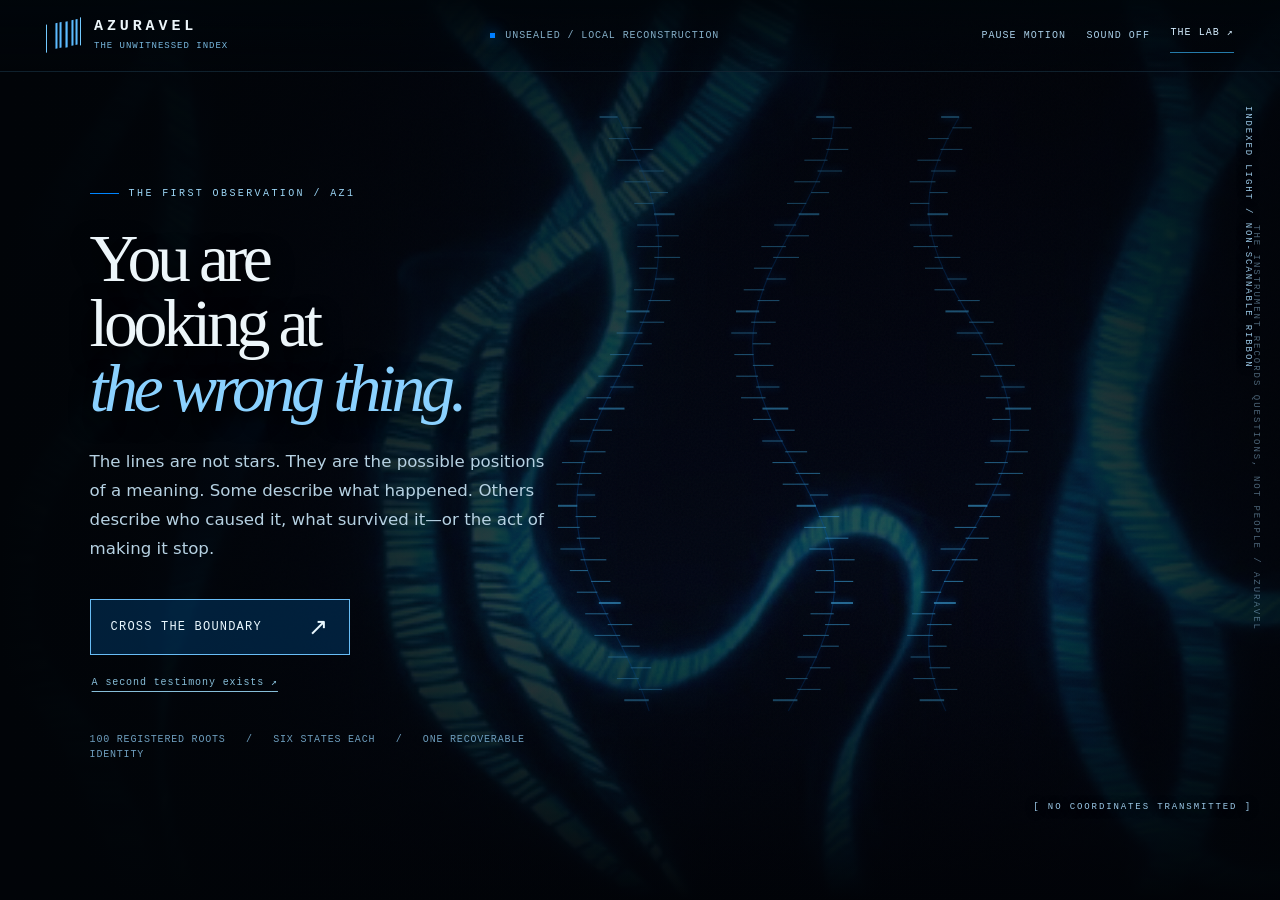
<file: index.html>
<!doctype html>
<html lang="en">
<head>
<meta charset="utf-8">
<meta name="viewport" content="width=device-width,initial-scale=1,viewport-fit=cover">
<meta name="theme-color" content="#020509">
<meta name="description" content="AZURAVEL: a forbidden observatory of reversible meaning. Explore a hundred lexical roots, six states, and the difference between absence and counteraction.">
<title>AZURAVEL — The Unwitnessed Index</title>
<style>:root{color-scheme:dark;--black:#020509;--blue:#007fff;--cyan:#8bdbff;--white:#edf6fa;--faint:#93b2c6;--line:rgba(130,193,229,.24);--panel:rgba(2,9,17,.89);--mono:ui-monospace,SFMono-Regular,Consolas,'Liberation Mono',monospace;--display:Georgia,'Times New Roman',serif;--ease:cubic-bezier(.19,1,.22,1)}
*{box-sizing:border-box}html,body{margin:0;min-height:100%;background:var(--black);color:var(--white)}body{font:16px/1.45 system-ui,-apple-system,'Segoe UI',sans-serif}button,a{font:inherit}button{cursor:pointer}a{color:inherit}button:focus-visible,a:focus-visible{outline:2px solid #b6eeff;outline-offset:4px}::selection{background:#007fff;color:white}button:disabled{opacity:.42;cursor:not-allowed}
.observatory{position:relative;width:100%;height:100svh;min-height:520px;overflow:hidden;isolation:isolate;background:#020509}
.sky,.sky-poster,.sky-video,#strata-canvas,.sky-grain,.sky-vignette{position:absolute;inset:0;width:100%;height:100%}.sky{z-index:-1;overflow:hidden}.sky-poster,.sky-video{object-fit:cover;object-position:68% 50%;filter:saturate(1.12) contrast(1.16);opacity:.5;transition:opacity 1.2s ease,transform 1.4s var(--ease)}.sky-poster{opacity:.42;z-index:-1}.sky-video{opacity:.43;mix-blend-mode:screen}.observatory[data-phase=threshold] .sky-video{opacity:.7;transform:scale(1.02)}.observatory[data-phase=forms] .sky-video,.observatory[data-phase=differential] .sky-video{opacity:.19;transform:scale(1.4)}.observatory[data-phase=records] .sky-video{opacity:.26;transform:scale(1.22)}.sky canvas{z-index:1;pointer-events:none}.sky-grain{z-index:2;pointer-events:none;opacity:.05;background-image:url('data:image/svg+xml,%3Csvg xmlns="http://www.w3.org/2000/svg" width="140" height="140"%3E%3Cfilter id="n"%3E%3CfeTurbulence type="fractalNoise" baseFrequency=".52" numOctaves="2" stitchTiles="stitch"/%3E%3C/filter%3E%3Crect width="100%25" height="100%25" filter="url(%23n)" opacity=".9"/%3E%3C/svg%3E')}.sky-vignette{z-index:3;pointer-events:none;background:linear-gradient(90deg,#010408 0%,rgba(1,4,8,.89) 17%,rgba(1,5,9,.28) 47%,rgba(1,4,8,.26) 77%,rgba(1,4,8,.76) 100%),linear-gradient(0deg,#010308 0%,transparent 35%,rgba(0,2,6,.57) 100%)}.observatory:not([data-phase=threshold]) .sky-vignette{background:linear-gradient(90deg,rgba(1,4,8,.7),transparent 37%,rgba(1,4,8,.24) 83%,rgba(1,4,8,.5)),linear-gradient(0deg,rgba(1,4,8,.95),transparent 31%,rgba(1,4,8,.18) 73%,rgba(1,4,8,.67))}
.horizon-label{position:absolute;z-index:4;color:#9ac8e7;font:9px/1.4 var(--mono);letter-spacing:.21em;text-shadow:0 1px 8px #000;pointer-events:none}.horizon-top{right:26px;top:106px;writing-mode:vertical-rl}.horizon-bottom{right:28px;bottom:86px}
.masthead{position:absolute;inset:0 0 auto 0;z-index:30;min-height:72px;padding:17px clamp(20px,3.6vw,64px);display:flex;align-items:center;justify-content:space-between;gap:20px;border-bottom:1px solid rgba(90,166,217,.17);background:linear-gradient(180deg,rgba(0,5,10,.88),rgba(0,5,10,.21))}.sigil{display:flex;align-items:center;gap:13px;text-decoration:none;flex-shrink:0}.sigil-mark{border-left:1px solid #73caff;border-right:1px solid #73caff;padding:1px 5px;font:26px/1 var(--mono);letter-spacing:-.24em;color:#5cbbff;transform:skewY(-12deg)}.sigil-name{font:700 15px/1.1 var(--mono);letter-spacing:.26em}.sigil-name small{display:block;margin-top:6px;color:#78b8df;font:9px/1.2 var(--mono);letter-spacing:.11em}.masthead-status{font:10px/1.3 var(--mono);letter-spacing:.09em;color:#83adc6;display:flex;gap:10px;align-items:center}.status-light{width:5px;height:5px;background:#007fff;box-shadow:0 0 15px #007fff;display:block;flex-shrink:0}.masthead-actions{display:flex;align-items:center;gap:clamp(8px,1.6vw,25px)}.action-minimal{background:none;border:0;padding:7px 0;color:#a7cde6;text-decoration:none;white-space:nowrap;text-transform:uppercase;letter-spacing:.105em;font:10px/1.5 var(--mono);transition:color .2s}.action-minimal:hover,.action-minimal[aria-pressed=true]{color:#fff}.compact-label{display:none}.action-minimal{min-height:35px}.laboratory-link{border-bottom:1px solid #257baa;color:#d5eeff}
.threshold{position:absolute;inset:0;z-index:4;display:flex;align-items:center;padding:100px clamp(22px,7vw,115px) 52px;pointer-events:none}.threshold[hidden],.field[hidden],.differential[hidden]{display:none!important}.threshold-copy{pointer-events:auto;width:min(545px,38vw);max-width:38vw;min-width:330px}.overline{display:flex;align-items:center;gap:10px;color:#9cd6f6;font:10px/1.5 var(--mono);letter-spacing:.24em;margin:0 0 25px}.dash{width:29px;height:1px;background:#0085ff;display:inline-block}.threshold h1{font-family:var(--display);font-size:clamp(53px,5.3vw,96px);line-height:.96;font-weight:400;letter-spacing:-.065em;margin:0 0 26px;text-wrap:balance;text-shadow:0 8px 22px #000}.threshold h1 em{font-style:italic;font-weight:400;color:#8ad1ff}.threshold-deck{font-size:clamp(14px,1.3vw,18px);line-height:1.75;color:#b6d1e2;max-width:460px;margin:0 0 36px}.threshold-enter{display:inline-flex;align-items:center;justify-content:space-between;gap:46px;min-width:246px;padding:15px 20px;border:1px solid #69bdf6;color:#eaf8ff;background:rgba(0,66,118,.45);font:12px var(--mono);letter-spacing:.1em;text-transform:uppercase;transition:background .3s,transform .3s}.threshold-enter:hover{background:rgba(0,127,255,.7);transform:translateY(-2px)}.threshold-enter b{font:24px/1 var(--display);font-weight:400}.threshold-footnote{font:10px/1.5 var(--mono);letter-spacing:.08em;color:#6d9dbd;margin-top:34px}.threshold-vertical{position:absolute;right:19px;top:25%;font:9px var(--mono);letter-spacing:.22em;writing-mode:vertical-rl;color:#8eb9d8;opacity:.52}
.field{position:absolute;inset:0;z-index:5}.field[hidden]{display:none}.scene-context{position:absolute;z-index:9;top:97px;left:clamp(19px,3.7vw,65px);display:flex;gap:15px;flex-wrap:wrap;font:10px var(--mono);letter-spacing:.14em;color:#9bbad1}.scene-context b{font-weight:400;color:#3e89b5}.field-object{position:absolute;z-index:10;left:48%;top:43%;width:min(48vw,780px);transform:translate(-50%,-50%);pointer-events:none;text-align:center;transition:top .6s var(--ease)}.large-word{font:400 clamp(57px,7.2vw,130px)/.9 var(--display);letter-spacing:-.065em;color:#d8f0ff;text-shadow:0 0 32px rgba(0,127,255,.3),0 10px 29px #000;word-break:break-word}.large-syllables{display:flex;align-items:center;justify-content:center;gap:clamp(7px,1.1vw,15px);margin-top:21px}.large-syllables span{font:17px/1 var(--mono);letter-spacing:.12em;color:#b7d6ef;min-width:58px;padding:10px 12px;border-top:1px solid rgba(88,187,255,.52);border-bottom:1px solid rgba(88,187,255,.15);background:rgba(0,22,44,.4)}.large-subtitle{margin-top:15px;font:10px/1.6 var(--mono);letter-spacing:.24em;color:#94c8ed}.observatory[data-phase=sectors] .field-object,.observatory[data-phase=roots] .field-object{top:44%}.observatory[data-phase=differential] .field-object,.observatory[data-phase=records] .field-object{opacity:0}
.field-nodes{position:absolute;inset:76px 0 0;z-index:12;pointer-events:none}.glyph-node{position:absolute;left:calc(var(--x)*1%);top:calc(var(--y)*1%);transform:translate(-50%,-50%);pointer-events:auto;display:flex;flex-direction:column;align-items:center;gap:6px;min-width:74px;max-width:160px;border:0;background:transparent;color:#b9d7ec;padding:8px 6px;text-shadow:0 2px 14px #000;transition:color .24s,opacity .24s,transform .4s var(--ease)}.glyph-node:hover{color:white;transform:translate(-50%,-50%) scale(1.08)}.glyph-node:before{content:'';width:7px;height:7px;border:1px solid #62bfff;transform:rotate(45deg);background:rgba(0,127,255,.22);box-shadow:0 0 0 6px rgba(0,127,255,.045),0 0 18px rgba(0,127,255,.46);transition:background .2s}.glyph-node:hover:before,.glyph-node[aria-current=true]:before{background:#84d7ff;box-shadow:0 0 0 7px rgba(0,127,255,.13),0 0 25px #007fff}.glyph-node .node-title{font:11px/1.1 var(--mono);letter-spacing:.09em;text-transform:uppercase}.glyph-node .node-sub{font:9px/1.4 var(--mono);letter-spacing:.06em;color:#769fba}.glyph-node[aria-current=true] .node-title{color:#ecf9ff}.glyph-node[data-kind=form]{min-width:95px}.glyph-node[data-kind=form] .node-title{font:12px var(--mono)}.glyph-node[data-kind=form][aria-current=true] .node-sub{color:#bfeaff}.glyph-node[data-kind=root] .node-title{font-family:var(--display);font-size:18px;letter-spacing:-.01em;text-transform:none}.glyph-node[data-kind=root] .node-sub{font-size:10px}.glyph-node .node-count{font:8px var(--mono);letter-spacing:.16em;color:#4b92b9}
.strata-rail{position:absolute;top:37%;left:clamp(18px,3.7vw,65px);z-index:16;display:flex;flex-direction:column;gap:10px;align-items:flex-start}.strata-rail button{background:none;border:none;border-left:1px solid rgba(99,171,224,.33);color:#6f9dbd;padding:7px 10px;display:flex;gap:10px;align-items:center;text-align:left;font:10px/1.2 var(--mono);letter-spacing:.16em;transition:color .2s,border-color .2s}.strata-rail button span{font-size:9px}.strata-rail button:hover,.strata-rail button[aria-current=true]{color:#d7f3ff;border-color:#55b5fa}.strata-rail button[aria-current=true]:before{content:'';width:5px;height:5px;background:#55b5fa;margin-left:-12px}
.reader{position:absolute;left:clamp(18px,3.7vw,64px);bottom:68px;z-index:18;width:clamp(292px,31vw,465px);max-height:min(37vh,360px);display:flex;flex-direction:column;overflow:hidden;padding:19px 22px 21px;border-top:1px solid #4088af;border-left:1px solid rgba(79,139,171,.25);background:linear-gradient(132deg,rgba(2,12,22,.93),rgba(2,9,17,.73));box-shadow:0 24px 45px rgba(0,0,0,.24);backdrop-filter:blur(12px)}.reader:before{content:'';position:absolute;top:0;left:0;width:42px;height:2px;background:#007fff}.reader-top{display:flex;justify-content:space-between;gap:10px;font:9px/1.5 var(--mono);letter-spacing:.14em;color:#7aa9c8;flex-shrink:0}.reader-top span:last-child{color:#4b8eb9}.reader h2{font:400 clamp(28px,3vw,48px)/1.04 var(--display);letter-spacing:-.04em;margin:9px 0 9px;flex-shrink:0}.reader-transcript{overflow-y:auto;overscroll-behavior:contain;min-height:0;flex:1;scrollbar-color:#2c6f96 transparent;scrollbar-width:thin}.reader-transcript:focus-visible{outline:1px solid #5ab4f4;outline-offset:2px}.reader-lead{color:#deebf4;font:14px/1.52 var(--display);margin:0 0 8px;overflow:visible;min-height:0}.reader-sub{font:11px/1.48 system-ui,sans-serif;color:#a0bbcf;margin:0 0 7px;overflow:visible;min-height:0}.reader-source{font:10px/1.5 var(--mono);color:#75a6c4;margin:0 0 9px;overflow:hidden;white-space:nowrap;text-overflow:ellipsis;flex-shrink:0}.reader-actions{display:flex;flex-wrap:wrap;gap:8px;align-items:center;margin-top:auto;padding-top:5px;flex-shrink:0;max-height:75px;overflow:auto}.reader-actions button,.reader-actions a{display:inline-flex;align-items:center;gap:7px;min-height:36px;padding:7px 10px;border:1px solid rgba(99,169,212,.43);color:#c9e8fa;background:rgba(10,39,60,.56);text-decoration:none;text-transform:uppercase;letter-spacing:.06em;font:10px/1.35 var(--mono)}.reader-actions button:hover,.reader-actions a:hover{border-color:#67c7ff;color:white;background:rgba(0,78,149,.5)}.reader-actions .primary-action{color:white;border-color:#66c3ff;background:rgba(0,104,190,.61)}.reader-actions .mute-action{border-color:rgba(99,169,212,.24);background:transparent;color:#82a9c3}
.field-footer{position:absolute;left:clamp(19px,3.7vw,65px);right:clamp(19px,3.7vw,65px);bottom:18px;display:flex;align-items:center;justify-content:space-between;gap:20px;z-index:16;color:#6089a4;font:9px/1.5 var(--mono);letter-spacing:.12em}.field-footer span{white-space:nowrap}.field-footer-note{opacity:.7}
.differential{position:absolute;z-index:13;left:clamp(190px,17vw,300px);top:27%;right:6%;display:grid;grid-template-columns:1fr auto 1fr;align-items:center;gap:clamp(16px,3vw,52px);pointer-events:none}.diff-lane{display:flex;flex-direction:column;align-items:center;gap:14px;min-width:0;border-top:1px solid rgba(87,179,231,.32);padding:40px 10px}.diff-code{font:clamp(19px,3.5vw,52px)/1.1 var(--mono);color:#b4dcfb;letter-spacing:-.04em;white-space:nowrap}.diff-title{font:clamp(18px,2.5vw,39px)/1.08 var(--display);color:#e5f5ff;text-align:center}.diff-sub{font:9px var(--mono);letter-spacing:.12em;color:#78a7c8;text-align:center}.diff-divider{font:clamp(30px,5vw,80px)/1 var(--display);color:#5d9cd4;text-shadow:0 0 23px #00589d}
.observatory[data-phase=records] .reader{max-height:min(36vh,355px)}.observatory[data-phase=records] .reader-lead{font-size:17px}.observatory[data-phase=records] .reader-sub{font-size:12px;line-height:1.55}
.screenreader-only{position:absolute!important;width:1px!important;height:1px!important;overflow:hidden!important;clip:rect(0 0 0 0)!important;white-space:nowrap!important;clip-path:inset(50%)!important}
@media(max-width:1020px){.masthead-status{display:none}.reader{width:clamp(275px,36vw,430px)}.field-object{left:52%}.strata-rail{top:34%}.field-footer-note{display:none}}
@media(max-width:760px){.observatory{min-height:510px}.masthead{min-height:60px;padding:11px 17px;gap:9px}.sigil{gap:9px}.sigil-mark{font-size:21px}.sigil-name{font-size:11px;letter-spacing:.17em}.sigil-name small{font-size:7px;letter-spacing:.02em}.masthead-actions{gap:10px}.action-minimal{font-size:9px}.masthead-actions .laboratory-link{display:inline-flex}.wide-label{display:none}.compact-label{display:inline}.action-minimal{min-width:37px;min-height:38px;padding:9px 4px;text-align:center;font-size:10px}.laboratory-link{min-width:44px;text-align:center}.threshold{align-items:flex-start;padding:26svh 24px 4vh}.threshold-copy{width:92%;min-width:0;max-width:440px}.threshold h1{font-size:clamp(47px,11.5vw,75px)}.threshold-deck{font-size:13px;line-height:1.55;max-width:355px;margin-bottom:21px}.threshold-enter{min-width:220px;padding:12px 16px}.threshold-footnote{font-size:8px;line-height:1.6;margin-top:22px}.threshold-vertical{display:none}.sky-poster,.sky-video{object-position:center 30%;opacity:.46}.observatory[data-phase=threshold] .sky-video{opacity:.62}.sky-vignette{background:linear-gradient(0deg,#020509 1%,rgba(0,2,7,.85) 24%,rgba(0,3,8,.04) 67%,rgba(1,3,9,.56) 100%)}.scene-context{top:76px;left:17px;font-size:8px;gap:9px}.field-object{top:38%;left:50%;width:92%;}.observatory[data-phase=sectors] .field-object,.observatory[data-phase=roots] .field-object{top:37%}.large-word{font-size:clamp(44px,10.4vw,72px)}.large-syllables{gap:5px;margin-top:12px}.large-syllables span{font-size:12px;min-width:43px;padding:8px}.large-subtitle{font-size:8px;letter-spacing:.07em}.field-nodes{inset:62px 0 0}.glyph-node{min-width:43px;max-width:72px;padding:5px 1px;gap:4px}.glyph-node:before{width:6px;height:6px;box-shadow:0 0 0 4px rgba(0,127,255,.04)}.glyph-node .node-title{font-size:9px;letter-spacing:.015em}.glyph-node .node-sub{font-size:8px}.glyph-node[data-kind=root] .node-title{font-size:15px}.glyph-node[data-kind=form]{min-width:61px;max-width:68px}.glyph-node[data-kind=form] .node-title{font-size:9px}.glyph-node .node-count{font-size:7px}.strata-rail{top:auto;left:15px;bottom:calc(24svh + 68px);flex-direction:row;gap:5px}.strata-rail button{font-size:9px;padding:6px 8px}.strata-rail button span{display:none}.reader{left:12px;right:auto;bottom:43px;width:min(80vw,360px);max-height:24svh;padding:11px 13px 10px;backdrop-filter:blur(8px)}.reader-top{font-size:8px}.reader h2{font-size:clamp(22px,6.5vw,32px);margin:6px 0}.reader-lead{font-size:12px;line-height:1.43;margin-bottom:5px}.reader-sub{font-size:10px;line-height:1.35;margin-bottom:4px}.reader-source{font-size:9px;margin-bottom:5px}.reader-actions{gap:6px;padding-top:2px;max-height:65px}.reader-actions button,.reader-actions a{font-size:9px;min-height:32px;padding:5px 7px}.field-footer{left:15px;right:15px;bottom:14px;font-size:8px;gap:10px}.field-footer span:last-of-type{display:none}.horizon-top{display:none}.horizon-bottom{display:none}.differential{left:13px;right:13px;top:19%;gap:10px;grid-template-columns:1fr auto 1fr}.diff-lane{padding:20px 2px;gap:8px}.diff-code{font-size:clamp(14px,4.8vw,25px)}.diff-title{font-size:clamp(15px,4.4vw,23px)}.diff-sub{font-size:7px}.diff-divider{font-size:28px}.observatory[data-phase=records] .reader{max-height:24svh}.observatory[data-phase=records] .reader-lead{font-size:12px}.observatory[data-phase=records] .reader-sub{font-size:10px}}
@media(max-width:400px){.sigil-name small{display:none}.masthead-actions{gap:8px}.action-minimal{font-size:8px}.threshold{padding-top:23svh}.threshold h1{font-size:clamp(44px,12vw,54px)}.threshold-deck{font-size:12px}.glyph-node .node-sub{display:none}.glyph-node{min-width:47px}.glyph-node[data-kind=root]{min-width:42px;max-width:55px}.glyph-node[data-kind=root] .node-title{font-size:13px}.field-object{top:35%}.strata-rail{bottom:calc(24svh + 65px)}}
@media(max-height:650px){.threshold{padding-top:18svh}.threshold h1{font-size:clamp(40px,6vw,66px)}.threshold-deck{line-height:1.35;margin-bottom:13px}.threshold-footnote{margin-top:15px}.reader{max-height:24svh}.field-object{top:31%}.strata-rail{bottom:calc(24svh + 65px)}}
@media(prefers-reduced-motion:reduce){*,*::before,*::after{animation:none!important;transition:none!important;scroll-behavior:auto!important}.sky-video{display:none!important}.sky-poster{opacity:.56}}

/* The authorial source is a separate lens, never a second AZ1 ontology. */
.threshold-side{display:block;margin:12px 0 0;padding:8px 2px;border:0;background:transparent;color:#87bed9;font:10px/1.5 var(--mono);letter-spacing:.09em;text-align:left;text-decoration:underline;text-underline-offset:6px;cursor:pointer}
.threshold-side:hover,.threshold-side:focus-visible{color:#e4f6ff}
.observatory[data-phase=witness] .field-object{top:57%;left:62%;opacity:.75;pointer-events:none}
.observatory[data-phase=witness] .large-word{font-size:clamp(27px,4vw,62px);letter-spacing:.04em}
.observatory[data-phase=witness] .large-subtitle{font-size:9px;color:#96c0d8}
.observatory[data-phase=witness] .reader{border-top-color:#7b6b76}
.observatory[data-phase=witness] .reader:before{background:#9a515c}
.observatory[data-phase=witness] .reader-source{white-space:normal;line-height:1.4;max-height:40px;overflow:auto}
.observatory[data-phase=witness] .glyph-node[data-kind=witness]{min-width:85px}
.observatory[data-phase=witness] .glyph-node[data-kind=witness] .node-title{font:11px var(--mono)}
.observatory[data-phase=witness] .glyph-node[data-kind=witness][aria-current=true]:before{border-color:#a15d65;background:#8c4856}
@media(max-width:760px){.observatory[data-phase=witness] .field-object{top:44%;left:52%}.observatory[data-phase=witness] .large-word{font-size:clamp(18px,5vw,29px)}.observatory[data-phase=witness] .glyph-node[data-kind=witness]{min-width:65px;max-width:82px}.observatory[data-phase=witness] .glyph-node[data-kind=witness] .node-title{font-size:9px}.observatory[data-phase=witness] .reader-source{font-size:8px;max-height:26px}.threshold-side{font-size:9px}}
@media(max-width:400px){.observatory[data-phase=witness] .glyph-node[data-kind=witness]{min-width:55px;max-width:70px}.observatory[data-phase=witness] .glyph-node[data-kind=witness] .node-title{font-size:8px}}

@media(max-width:760px){
 .observatory[data-phase=witness] .reader{max-height:30svh}
 .observatory[data-phase=witness] .strata-rail{bottom:calc(30svh + 68px)}
 .observatory[data-phase=witness] .reader-source{max-height:23px;overflow:auto}
 .observatory[data-phase=witness] .reader-transcript{border-bottom:1px solid rgba(99,169,212,.18)}
}

/* The Unclosed Ledger: stage-specific visual grammar; field remains dominant. */
.observatory[data-phase=ledger] .glyph-node[data-kind=ledger]{min-width:82px}
.observatory[data-phase=ledger] .glyph-node[data-kind=ledger] .node-title{font:10px/1.4 var(--mono)}
.observatory[data-phase=ledger] .reader{border-top-color:rgba(178,106,117,.54)}
.observatory[data-phase=ledger] .reader:before{background:#a45363}
.observatory[data-phase=ledger] .field-object{display:none}
.observatory[data-phase=ledger][data-ledger-stage="2"] .sky-video,.observatory[data-phase=ledger][data-ledger-stage="2"] .sky-poster{opacity:.09}
.observatory[data-phase=ledger][data-ledger-stage="2"] .sky-vignette{background:radial-gradient(circle at 53% 43%,rgba(5,14,25,.3),rgba(0,2,5,.93) 80%)}
@media(max-width:760px){
 .observatory[data-phase=ledger] .glyph-node[data-kind=ledger]{min-width:60px;max-width:78px}
 .observatory[data-phase=ledger] .glyph-node[data-kind=ledger] .node-title{font-size:8px}
 .observatory[data-phase=ledger] .glyph-node[data-kind=ledger] .node-sub{display:none}
 .observatory[data-phase=ledger] .reader{max-height:30svh}
 .observatory[data-phase=ledger] .strata-rail{bottom:calc(30svh + 68px)}
}
/* Compact-height phones: preserve a real scrollable record, not a 40%+ overlay. */
@media(max-width:400px) and (max-height:620px){
 .masthead{min-height:52px;padding:6px 12px}
 .reader{max-height:21svh}
 .strata-rail{bottom:calc(21svh + 60px)}
 .observatory[data-phase=witness] .reader,.observatory[data-phase=ledger] .reader{max-height:27svh}
 .observatory[data-phase=witness] .strata-rail,.observatory[data-phase=ledger] .strata-rail{bottom:calc(27svh + 60px)}
}
@media(max-width:400px) and (max-height:620px){
 /* One scrollable command strip releases vertical space for the actual testimony. */
 .reader-actions{flex-wrap:nowrap;overflow-x:auto;overflow-y:hidden;max-height:35px;min-height:33px;scrollbar-width:thin}
 .reader-actions button,.reader-actions a{flex:0 0 auto}
 .reader-transcript{min-height:26px}
}
</style>
</head>
<body>
<main class="observatory" id="observatory" data-phase="threshold">
  <div class="sky" aria-hidden="true">
    <img class="sky-poster" src="./assets/ribbon-poster.jpg" alt="">
    <video class="sky-video" id="ribbon-film" src="./assets/azuravel-ribbons.mp4" poster="./assets/ribbon-poster.jpg" muted loop autoplay playsinline preload="metadata" tabindex="-1"></video>
    <canvas id="strata-canvas"></canvas>
    <div class="sky-grain"></div><div class="sky-vignette"></div>
    <div class="horizon-label horizon-top">INDEXED LIGHT / NON-SCANNABLE RIBBON</div>
    <div class="horizon-label horizon-bottom" id="horizon-bottom">[ NO COORDINATES TRANSMITTED ]</div>
  </div>
  <header class="masthead">
    <a class="sigil" href="./index.html" aria-label="AZURAVEL: return to threshold"><span class="sigil-mark" aria-hidden="true">∥∣∥</span><span class="sigil-name">AZURAVEL<small>THE UNWITNESSED INDEX</small></span></a>
    <div class="masthead-status"><i class="status-light" aria-hidden="true"></i><span id="connection-status">UNSEALED / LOCAL RECONSTRUCTION</span></div>
    <nav class="masthead-actions" aria-label="Observatory controls">
      <button type="button" class="action-minimal" id="motion-toggle" aria-pressed="false" aria-label="Pause movement"><span id="motion-label" class="wide-label">PAUSE MOTION</span><span class="compact-label" aria-hidden="true">Ⅱ</span></button>
      <button type="button" class="action-minimal" id="sound-toggle" aria-pressed="false" aria-label="Enable quiet ambient audio"><span id="sound-label" class="wide-label">SOUND OFF</span><span class="compact-label" aria-hidden="true">♪</span></button>
      <a class="action-minimal laboratory-link" href="./AZURAVEL_ATLAS.html" aria-label="Open the complete language laboratory"><span class="wide-label">THE LAB ↗</span><span class="compact-label">LAB ↗</span></a>
    </nav>
  </header>
  <section class="threshold" id="threshold" aria-labelledby="threshold-title">
    <div class="threshold-copy"><p class="overline"><span class="dash"></span>THE FIRST OBSERVATION / AZ1</p>
      <h1 id="threshold-title">You are<br>looking at<br><em>the wrong thing.</em></h1>
      <p class="threshold-deck">The lines are not stars. They are the possible positions of a meaning. Some describe what happened. Others describe who caused it, what survived it—or the act of making it stop.</p>
      <button id="enter-observatory" class="threshold-enter" type="button"><span>Cross the boundary</span><b aria-hidden="true">↗</b></button>
      <button id="enter-testimony" class="threshold-side" type="button">A second testimony exists <span aria-hidden="true">↗</span></button>
      <div class="threshold-footnote">100 REGISTERED ROOTS &nbsp; / &nbsp; SIX STATES EACH &nbsp; / &nbsp; ONE RECOVERABLE IDENTITY</div>
    </div>
    <div class="threshold-vertical" aria-hidden="true">THE INSTRUMENT RECORDS QUESTIONS, NOT PEOPLE / AZURAVEL</div>
  </section>
  <section class="field" id="field" aria-label="Interactive lexical observatory" hidden>
    <div class="scene-context" aria-hidden="true"><span id="scene-designation">THE OUTER INDEX</span><b id="scene-number">001 / 600</b></div>
    <div class="field-object" id="field-object" aria-hidden="true"><div class="large-word" id="large-word"></div><div class="large-syllables" id="large-syllables"></div><div class="large-subtitle" id="large-subtitle"></div></div>
    <div class="field-nodes" id="field-nodes" role="group" aria-label="Select a domain, word, or grammatical state"></div>
    <div class="differential" id="differential" hidden>
      <div class="diff-lane"><span class="diff-code" id="absence-form">sa miroke</span><span class="diff-title">Nothing occurs.</span><span class="diff-sub">NEGATION / sa + event</span></div>
      <div class="diff-divider" aria-hidden="true">≠</div>
      <div class="diff-lane"><span class="diff-code" id="counter-form">romike</span><span class="diff-title">Something undoes it.</span><span class="diff-sub">ACTIVE COUNTER-EVENT / CTR</span></div>
    </div>
    <nav class="strata-rail" aria-label="Observatory navigation">
      <button type="button" data-route="sectors" id="rail-index" aria-label="Return to the outer index">01 <span>THE INDEX</span></button>
      <button type="button" data-route="records" id="rail-records" aria-label="Open speculative case files">02 <span>CASE FILES</span></button>
      <button type="button" data-route="differential" id="rail-contrast" aria-label="Compare negation and counter-event">03 <span>THE DIFFERENCE</span></button>
      <button type="button" data-route="witness" id="rail-witness" aria-label="Examine source-grounded Starsilk testimony">04 <span>THE TESTIMONY</span></button>
    </nav>
    <aside class="reader" id="reader" aria-label="Current evidence and controls">
      <div class="reader-top"><span id="reader-index">RECORD / 000</span><span id="reader-kind">AZ1 / REGISTER</span></div>
      <h2 id="reader-title">The Index</h2>
      <div class="reader-transcript" id="reader-transcript" tabindex="0" aria-label="Record text; scroll for more details"><p class="reader-lead" id="reader-lead"></p>
      <p class="reader-sub" id="reader-sub"></p></div>
      <p class="reader-source" id="reader-source"></p>
      <div class="reader-actions" id="reader-actions"></div>
    </aside>
    <div class="field-footer" aria-label="Observatory metadata"><span id="field-coordinate">[ 000 / OUTER REGISTER ]</span><span id="discovery-count">0 OBSERVATIONS</span><span class="field-footer-note">INTERPRETIVE ANALOGY / NEVER A LITERAL TRANSLATION</span></div>
  </section>
  <div class="screenreader-only" id="event-announcer" role="status" aria-live="polite" aria-atomic="true"></div>
  <script id="az-data" type="application/json">{"code128_patterns":["212222","222122","222221","121223","121322","131222","122213","122312","132212","221213","221312","231212","112232","122132","122231","113222","123122","123221","223211","221132","221231","213212","223112","312131","311222","321122","321221","312212","322112","322211","212123","212321","232121","111323","131123","131321","112313","132113","132311","211313","231113","231311","112133","112331","132131","113123","113321","133121","313121","211331","231131","213113","213311","213131","311123","311321","331121","312113","312311","332111","314111","221411","431111","111224","111422","121124","121421","141122","141221","112214","112412","122114","122411","142112","142211","241211","221114","413111","241112","134111","111242","121142","121241","114212","124112","124211","411212","421112","421211","212141","214121","412121","111143","111341","131141","114113","114311","411113","411311","113141","114131","311141","411131","211412","211214","211232","2331112"],"version":"AZ1","language":"AZURAVEL","palette":{"azure":"#007FFF","navy":"#071B33","white":"#FFFFFF"},"consonants":["k","l","m","n","r","s","t","v","d","y","p"],"root_consonants":["k","l","m","n","r","s","t","v"],"vowels":["a","e","i","o","u"],"states":[{"s":0,"r":0,"id":"00","shape":"ABC","role":"CONC","name":"concept","meaning":"the concept or instance of X","pos":"nominal"},{"s":0,"r":1,"id":"01","shape":"BCA","role":"EVT","name":"manifestation","meaning":"X manifests or is enacted","pos":"predicate"},{"s":0,"r":2,"id":"02","shape":"CAB","role":"SRC","name":"source","meaning":"an agent or source of X","pos":"nominal"},{"s":1,"r":0,"id":"10","shape":"BAC","role":"PAT","name":"recipient","meaning":"a bearer or recipient affected by X","pos":"nominal"},{"s":1,"r":1,"id":"11","shape":"ACB","role":"RES","name":"result","meaning":"a result left by X manifesting","pos":"nominal"},{"s":1,"r":2,"id":"12","shape":"CBA","role":"CTR","name":"counter-event","meaning":"X is suppressed, reversed, or counteracted","pos":"predicate"}],"particles":{"ta":{"name":"agent argument","gloss":"AGT","english":"agent subject"},"no":{"name":"patient argument","gloss":"PAT","english":"affected thing or identity complement"},"di":{"name":"recipient argument","gloss":"REC","english":"recipient"},"lu":{"name":"location argument","gloss":"LOC","english":"location"},"li":{"name":"possession link","gloss":"GEN","english":"of / possessed by"},"la":{"name":"plural nominal","gloss":"PL","english":"plural"},"mi":{"name":"past tense","gloss":"PST","english":"past"},"mu":{"name":"future tense","gloss":"FUT","english":"future"},"ne":{"name":"ongoing aspect","gloss":"IPFV","english":"ongoing"},"nu":{"name":"completed aspect","gloss":"PFV","english":"completed"},"sa":{"name":"negation","gloss":"NEG","english":"not"},"pa":{"name":"possibility","gloss":"POSS","english":"may"},"pe":{"name":"certainty","gloss":"CERT","english":"certainly"},"ko":{"name":"causative","gloss":"CAUS","english":"cause to"},"lo":{"name":"reciprocal","gloss":"RECP","english":"each other"},"ke":{"name":"event emphasis","gloss":"EMPH","english":"emphatically"},"ri":{"name":"yes-no interrogative","gloss":"Q","english":"question"},"va":{"name":"imperative","gloss":"IMP","english":"command"},"ra":{"name":"identity copula","gloss":"EQU","english":"be identical/classified as"},"se":{"name":"conditional antecedent","gloss":"IF","english":"if"},"si":{"name":"conditional consequent","gloss":"THEN","english":"then"},"ya":{"name":"first-person singular","gloss":"1SG","english":"I"},"yu":{"name":"second-person singular","gloss":"2SG","english":"you"},"yi":{"name":"first-person inclusive plural","gloss":"1PL.INCL","english":"we including you"},"yo":{"name":"third-person plural","gloss":"3PL","english":"they"},"ye":{"name":"third-person singular","gloss":"3SG","english":"they singular"}},"entries":[{"id":"I01","domain":"Identity","concept":"selfhood","definition":"continuity of a self","root":"kemiro","ipa":"keˈmiɾo","behavior":"Nominal in 00/02/10/11; predicate in 01/12. Default event is intransitive; ko licenses a cause with optional no-patient.","forms":[{"word":"kemiro","ipa":"keˈmiɾo","state":"00","role":"CONC","derivation":"S0→L0","meaning":"the concept or instance of selfhood"},{"word":"miroke","ipa":"miˈɾoke","state":"01","role":"EVT","derivation":"S0→L1","meaning":"selfhood manifests or is enacted"},{"word":"rokemi","ipa":"ɾoˈkemi","state":"02","role":"SRC","derivation":"S0→L2","meaning":"an agent or source of selfhood"},{"word":"mikero","ipa":"miˈkeɾo","state":"10","role":"PAT","derivation":"S1→L0","meaning":"a bearer or recipient affected by selfhood"},{"word":"keromi","ipa":"keˈɾomi","state":"11","role":"RES","derivation":"S1→L1","meaning":"a result left by selfhood manifesting"},{"word":"romike","ipa":"ɾoˈmike","state":"12","role":"CTR","derivation":"S1→L2","meaning":"selfhood is suppressed, reversed, or counteracted"}],"verb_alias":null,"example":{"az":"ta kemiro mu miroke.","en":"Selfhood will manifest.","gloss":"AGT SELFHOOD.CONC FUT SELFHOOD.EVT"}},{"id":"I02","domain":"Identity","concept":"person","definition":"an individual being","root":"lomati","ipa":"loˈmati","behavior":"Nominal in 00/02/10/11; predicate in 01/12. Default event is intransitive; ko licenses a cause with optional no-patient.","forms":[{"word":"lomati","ipa":"loˈmati","state":"00","role":"CONC","derivation":"S0→L0","meaning":"the concept or instance of person"},{"word":"matilo","ipa":"maˈtilo","state":"01","role":"EVT","derivation":"S0→L1","meaning":"person manifests or is enacted"},{"word":"tiloma","ipa":"tiˈloma","state":"02","role":"SRC","derivation":"S0→L2","meaning":"an agent or source of person"},{"word":"maloti","ipa":"maˈloti","state":"10","role":"PAT","derivation":"S1→L0","meaning":"a bearer or recipient affected by person"},{"word":"lotima","ipa":"loˈtima","state":"11","role":"RES","derivation":"S1→L1","meaning":"a result left by person manifesting"},{"word":"timalo","ipa":"tiˈmalo","state":"12","role":"CTR","derivation":"S1→L2","meaning":"person is suppressed, reversed, or counteracted"}],"verb_alias":null,"example":{"az":"ta lomati mu matilo.","en":"Person will manifest.","gloss":"AGT PERSON.CONC FUT PERSON.EVT"}},{"id":"I03","domain":"Identity","concept":"name","definition":"identifying designation","root":"marote","ipa":"maˈɾote","behavior":"Nominal in 00/02/10/11; predicate in 01/12. Default event is intransitive; ko licenses a cause with optional no-patient.","forms":[{"word":"marote","ipa":"maˈɾote","state":"00","role":"CONC","derivation":"S0→L0","meaning":"the concept or instance of name"},{"word":"rotema","ipa":"ɾoˈtema","state":"01","role":"EVT","derivation":"S0→L1","meaning":"name manifests or is enacted"},{"word":"temaro","ipa":"teˈmaɾo","state":"02","role":"SRC","derivation":"S0→L2","meaning":"an agent or source of name"},{"word":"romate","ipa":"ɾoˈmate","state":"10","role":"PAT","derivation":"S1→L0","meaning":"a bearer or recipient affected by name"},{"word":"matero","ipa":"maˈteɾo","state":"11","role":"RES","derivation":"S1→L1","meaning":"a result left by name manifesting"},{"word":"teroma","ipa":"teˈɾoma","state":"12","role":"CTR","derivation":"S1→L2","meaning":"name is suppressed, reversed, or counteracted"}],"verb_alias":null,"example":{"az":"ta marote mu rotema.","en":"Name will manifest.","gloss":"AGT NAME.CONC FUT NAME.EVT"}},{"id":"I04","domain":"Identity","concept":"body","definition":"embodied form","root":"kilera","ipa":"kiˈleɾa","behavior":"Nominal in 00/02/10/11; predicate in 01/12. Default event is intransitive; ko licenses a cause with optional no-patient.","forms":[{"word":"kilera","ipa":"kiˈleɾa","state":"00","role":"CONC","derivation":"S0→L0","meaning":"the concept or instance of body"},{"word":"leraki","ipa":"leˈɾaki","state":"01","role":"EVT","derivation":"S0→L1","meaning":"body manifests or is enacted"},{"word":"rakile","ipa":"ɾaˈkile","state":"02","role":"SRC","derivation":"S0→L2","meaning":"an agent or source of body"},{"word":"lekira","ipa":"leˈkiɾa","state":"10","role":"PAT","derivation":"S1→L0","meaning":"a bearer or recipient affected by body"},{"word":"kirale","ipa":"kiˈɾale","state":"11","role":"RES","derivation":"S1→L1","meaning":"a result left by body manifesting"},{"word":"raleki","ipa":"ɾaˈleki","state":"12","role":"CTR","derivation":"S1→L2","meaning":"body is suppressed, reversed, or counteracted"}],"verb_alias":null,"example":{"az":"ta kilera mu leraki.","en":"Body will manifest.","gloss":"AGT BODY.CONC FUT BODY.EVT"}},{"id":"I05","domain":"Identity","concept":"voice","definition":"expressed vocal presence","root":"kusuvu","ipa":"kuˈsuvu","behavior":"Nominal in 00/02/10/11; predicate in 01/12. Default event is intransitive; ko licenses a cause with optional no-patient.","forms":[{"word":"kusuvu","ipa":"kuˈsuvu","state":"00","role":"CONC","derivation":"S0→L0","meaning":"the concept or instance of voice"},{"word":"suvuku","ipa":"suˈvuku","state":"01","role":"EVT","derivation":"S0→L1","meaning":"voice manifests or is enacted"},{"word":"vukusu","ipa":"vuˈkusu","state":"02","role":"SRC","derivation":"S0→L2","meaning":"an agent or source of voice"},{"word":"sukuvu","ipa":"suˈkuvu","state":"10","role":"PAT","derivation":"S1→L0","meaning":"a bearer or recipient affected by voice"},{"word":"kuvusu","ipa":"kuˈvusu","state":"11","role":"RES","derivation":"S1→L1","meaning":"a result left by voice manifesting"},{"word":"vusuku","ipa":"vuˈsuku","state":"12","role":"CTR","derivation":"S1→L2","meaning":"voice is suppressed, reversed, or counteracted"}],"verb_alias":null,"example":{"az":"ta kusuvu mu suvuku.","en":"Voice will manifest.","gloss":"AGT VOICE.CONC FUT VOICE.EVT"}},{"id":"I06","domain":"Identity","concept":"memory","definition":"retained experience","root":"meniro","ipa":"meˈniɾo","behavior":"Nominal in 00/02/10/11; predicate in 01/12. Default event is intransitive; ko licenses a cause with optional no-patient.","forms":[{"word":"meniro","ipa":"meˈniɾo","state":"00","role":"CONC","derivation":"S0→L0","meaning":"the concept or instance of memory"},{"word":"nirome","ipa":"niˈɾome","state":"01","role":"EVT","derivation":"S0→L1","meaning":"memory manifests or is enacted"},{"word":"romeni","ipa":"ɾoˈmeni","state":"02","role":"SRC","derivation":"S0→L2","meaning":"an agent or source of memory"},{"word":"nimero","ipa":"niˈmeɾo","state":"10","role":"PAT","derivation":"S1→L0","meaning":"a bearer or recipient affected by memory"},{"word":"meroni","ipa":"meˈɾoni","state":"11","role":"RES","derivation":"S1→L1","meaning":"a result left by memory manifesting"},{"word":"ronime","ipa":"ɾoˈnime","state":"12","role":"CTR","derivation":"S1→L2","meaning":"memory is suppressed, reversed, or counteracted"}],"verb_alias":null,"example":{"az":"ta meniro mu nirome.","en":"Memory will manifest.","gloss":"AGT MEMORY.CONC FUT MEMORY.EVT"}},{"id":"I07","domain":"Identity","concept":"face","definition":"visible identity","root":"rosavi","ipa":"ɾoˈsavi","behavior":"Nominal in 00/02/10/11; predicate in 01/12. Default event is intransitive; ko licenses a cause with optional no-patient.","forms":[{"word":"rosavi","ipa":"ɾoˈsavi","state":"00","role":"CONC","derivation":"S0→L0","meaning":"the concept or instance of face"},{"word":"saviro","ipa":"saˈviɾo","state":"01","role":"EVT","derivation":"S0→L1","meaning":"face manifests or is enacted"},{"word":"virosa","ipa":"viˈɾosa","state":"02","role":"SRC","derivation":"S0→L2","meaning":"an agent or source of face"},{"word":"sarovi","ipa":"saˈɾovi","state":"10","role":"PAT","derivation":"S1→L0","meaning":"a bearer or recipient affected by face"},{"word":"rovisa","ipa":"ɾoˈvisa","state":"11","role":"RES","derivation":"S1→L1","meaning":"a result left by face manifesting"},{"word":"visaro","ipa":"viˈsaɾo","state":"12","role":"CTR","derivation":"S1→L2","meaning":"face is suppressed, reversed, or counteracted"}],"verb_alias":null,"example":{"az":"ta rosavi mu saviro.","en":"Face will manifest.","gloss":"AGT FACE.CONC FUT FACE.EVT"}},{"id":"I08","domain":"Identity","concept":"presence","definition":"being perceptibly here","root":"kanove","ipa":"kaˈnove","behavior":"Nominal in 00/02/10/11; predicate in 01/12. Default event is intransitive; ko licenses a cause with optional no-patient.","forms":[{"word":"kanove","ipa":"kaˈnove","state":"00","role":"CONC","derivation":"S0→L0","meaning":"the concept or instance of presence"},{"word":"noveka","ipa":"noˈveka","state":"01","role":"EVT","derivation":"S0→L1","meaning":"presence manifests or is enacted"},{"word":"vekano","ipa":"veˈkano","state":"02","role":"SRC","derivation":"S0→L2","meaning":"an agent or source of presence"},{"word":"nokave","ipa":"noˈkave","state":"10","role":"PAT","derivation":"S1→L0","meaning":"a bearer or recipient affected by presence"},{"word":"kaveno","ipa":"kaˈveno","state":"11","role":"RES","derivation":"S1→L1","meaning":"a result left by presence manifesting"},{"word":"venoka","ipa":"veˈnoka","state":"12","role":"CTR","derivation":"S1→L2","meaning":"presence is suppressed, reversed, or counteracted"}],"verb_alias":"appear","example":{"az":"ta kanove mu noveka.","en":"Presence will manifest.","gloss":"AGT PRESENCE.CONC FUT PRESENCE.EVT"}},{"id":"I09","domain":"Identity","concept":"boundary","definition":"limit that differentiates an entity","root":"lireta","ipa":"liˈɾeta","behavior":"Nominal in 00/02/10/11; predicate in 01/12. Default event is intransitive; ko licenses a cause with optional no-patient.","forms":[{"word":"lireta","ipa":"liˈɾeta","state":"00","role":"CONC","derivation":"S0→L0","meaning":"the concept or instance of boundary"},{"word":"retali","ipa":"ɾeˈtali","state":"01","role":"EVT","derivation":"S0→L1","meaning":"boundary manifests or is enacted"},{"word":"talire","ipa":"taˈliɾe","state":"02","role":"SRC","derivation":"S0→L2","meaning":"an agent or source of boundary"},{"word":"relita","ipa":"ɾeˈlita","state":"10","role":"PAT","derivation":"S1→L0","meaning":"a bearer or recipient affected by boundary"},{"word":"litare","ipa":"liˈtaɾe","state":"11","role":"RES","derivation":"S1→L1","meaning":"a result left by boundary manifesting"},{"word":"tareli","ipa":"taˈɾeli","state":"12","role":"CTR","derivation":"S1→L2","meaning":"boundary is suppressed, reversed, or counteracted"}],"verb_alias":null,"example":{"az":"ta lireta mu retali.","en":"Boundary will manifest.","gloss":"AGT BOUNDARY.CONC FUT BOUNDARY.EVT"}},{"id":"I10","domain":"Identity","concept":"belonging","definition":"participation in a whole","root":"nuruvu","ipa":"nuˈɾuvu","behavior":"Nominal in 00/02/10/11; predicate in 01/12. Default event is intransitive; ko licenses a cause with optional no-patient.","forms":[{"word":"nuruvu","ipa":"nuˈɾuvu","state":"00","role":"CONC","derivation":"S0→L0","meaning":"the concept or instance of belonging"},{"word":"ruvunu","ipa":"ɾuˈvunu","state":"01","role":"EVT","derivation":"S0→L1","meaning":"belonging manifests or is enacted"},{"word":"vunuru","ipa":"vuˈnuɾu","state":"02","role":"SRC","derivation":"S0→L2","meaning":"an agent or source of belonging"},{"word":"runuvu","ipa":"ɾuˈnuvu","state":"10","role":"PAT","derivation":"S1→L0","meaning":"a bearer or recipient affected by belonging"},{"word":"nuvuru","ipa":"nuˈvuɾu","state":"11","role":"RES","derivation":"S1→L1","meaning":"a result left by belonging manifesting"},{"word":"vurunu","ipa":"vuˈɾunu","state":"12","role":"CTR","derivation":"S1→L2","meaning":"belonging is suppressed, reversed, or counteracted"}],"verb_alias":null,"example":{"az":"ta nuruvu mu ruvunu.","en":"Belonging will manifest.","gloss":"AGT BELONGING.CONC FUT BELONGING.EVT"}},{"id":"R01","domain":"Relations","concept":"bond","definition":"durable connection","root":"kemito","ipa":"keˈmito","behavior":"Nominal in 00/02/10/11; predicate in 01/12. Default event is intransitive; ko licenses a cause with optional no-patient.","forms":[{"word":"kemito","ipa":"keˈmito","state":"00","role":"CONC","derivation":"S0→L0","meaning":"the concept or instance of bond"},{"word":"mitoke","ipa":"miˈtoke","state":"01","role":"EVT","derivation":"S0→L1","meaning":"bond manifests or is enacted"},{"word":"tokemi","ipa":"toˈkemi","state":"02","role":"SRC","derivation":"S0→L2","meaning":"an agent or source of bond"},{"word":"miketo","ipa":"miˈketo","state":"10","role":"PAT","derivation":"S1→L0","meaning":"a bearer or recipient affected by bond"},{"word":"ketomi","ipa":"keˈtomi","state":"11","role":"RES","derivation":"S1→L1","meaning":"a result left by bond manifesting"},{"word":"tomike","ipa":"toˈmike","state":"12","role":"CTR","derivation":"S1→L2","meaning":"bond is suppressed, reversed, or counteracted"}],"verb_alias":null,"example":{"az":"ta kemito mu mitoke.","en":"Bond will manifest.","gloss":"AGT BOND.CONC FUT BOND.EVT"}},{"id":"R02","domain":"Relations","concept":"trust","definition":"confidence in another","root":"lonari","ipa":"loˈnaɾi","behavior":"Nominal in 00/02/10/11; predicate in 01/12. Default event is intransitive; ko licenses a cause with optional no-patient.","forms":[{"word":"lonari","ipa":"loˈnaɾi","state":"00","role":"CONC","derivation":"S0→L0","meaning":"the concept or instance of trust"},{"word":"narilo","ipa":"naˈɾilo","state":"01","role":"EVT","derivation":"S0→L1","meaning":"trust manifests or is enacted"},{"word":"rilona","ipa":"ɾiˈlona","state":"02","role":"SRC","derivation":"S0→L2","meaning":"an agent or source of trust"},{"word":"nalori","ipa":"naˈloɾi","state":"10","role":"PAT","derivation":"S1→L0","meaning":"a bearer or recipient affected by trust"},{"word":"lorina","ipa":"loˈɾina","state":"11","role":"RES","derivation":"S1→L1","meaning":"a result left by trust manifesting"},{"word":"rinalo","ipa":"ɾiˈnalo","state":"12","role":"CTR","derivation":"S1→L2","meaning":"trust is suppressed, reversed, or counteracted"}],"verb_alias":"trust","example":{"az":"ta lonari mu narilo.","en":"Trust will manifest.","gloss":"AGT TRUST.CONC FUT TRUST.EVT"}},{"id":"R03","domain":"Relations","concept":"kinship","definition":"felt familial relation","root":"masote","ipa":"maˈsote","behavior":"Nominal in 00/02/10/11; predicate in 01/12. Default event is intransitive; ko licenses a cause with optional no-patient.","forms":[{"word":"masote","ipa":"maˈsote","state":"00","role":"CONC","derivation":"S0→L0","meaning":"the concept or instance of kinship"},{"word":"sotema","ipa":"soˈtema","state":"01","role":"EVT","derivation":"S0→L1","meaning":"kinship manifests or is enacted"},{"word":"temaso","ipa":"teˈmaso","state":"02","role":"SRC","derivation":"S0→L2","meaning":"an agent or source of kinship"},{"word":"somate","ipa":"soˈmate","state":"10","role":"PAT","derivation":"S1→L0","meaning":"a bearer or recipient affected by kinship"},{"word":"mateso","ipa":"maˈteso","state":"11","role":"RES","derivation":"S1→L1","meaning":"a result left by kinship manifesting"},{"word":"tesoma","ipa":"teˈsoma","state":"12","role":"CTR","derivation":"S1→L2","meaning":"kinship is suppressed, reversed, or counteracted"}],"verb_alias":null,"example":{"az":"ta masote mu sotema.","en":"Kinship will manifest.","gloss":"AGT KINSHIP.CONC FUT KINSHIP.EVT"}},{"id":"R04","domain":"Relations","concept":"friendship","definition":"mutual friendly relation","root":"kileta","ipa":"kiˈleta","behavior":"Nominal in 00/02/10/11; predicate in 01/12. Default event is intransitive; ko licenses a cause with optional no-patient.","forms":[{"word":"kileta","ipa":"kiˈleta","state":"00","role":"CONC","derivation":"S0→L0","meaning":"the concept or instance of friendship"},{"word":"letaki","ipa":"leˈtaki","state":"01","role":"EVT","derivation":"S0→L1","meaning":"friendship manifests or is enacted"},{"word":"takile","ipa":"taˈkile","state":"02","role":"SRC","derivation":"S0→L2","meaning":"an agent or source of friendship"},{"word":"lekita","ipa":"leˈkita","state":"10","role":"PAT","derivation":"S1→L0","meaning":"a bearer or recipient affected by friendship"},{"word":"kitale","ipa":"kiˈtale","state":"11","role":"RES","derivation":"S1→L1","meaning":"a result left by friendship manifesting"},{"word":"taleki","ipa":"taˈleki","state":"12","role":"CTR","derivation":"S1→L2","meaning":"friendship is suppressed, reversed, or counteracted"}],"verb_alias":null,"example":{"az":"ta kileta mu letaki.","en":"Friendship will manifest.","gloss":"AGT FRIENDSHIP.CONC FUT FRIENDSHIP.EVT"}},{"id":"R05","domain":"Relations","concept":"care","definition":"sustained concern","root":"lumunu","ipa":"luˈmunu","behavior":"Nominal in 00/02/10/11; predicate in 01/12. Default event is intransitive; ko licenses a cause with optional no-patient.","forms":[{"word":"lumunu","ipa":"luˈmunu","state":"00","role":"CONC","derivation":"S0→L0","meaning":"the concept or instance of care"},{"word":"munulu","ipa":"muˈnulu","state":"01","role":"EVT","derivation":"S0→L1","meaning":"care manifests or is enacted"},{"word":"nulumu","ipa":"nuˈlumu","state":"02","role":"SRC","derivation":"S0→L2","meaning":"an agent or source of care"},{"word":"mulunu","ipa":"muˈlunu","state":"10","role":"PAT","derivation":"S1→L0","meaning":"a bearer or recipient affected by care"},{"word":"lunumu","ipa":"luˈnumu","state":"11","role":"RES","derivation":"S1→L1","meaning":"a result left by care manifesting"},{"word":"numulu","ipa":"nuˈmulu","state":"12","role":"CTR","derivation":"S1→L2","meaning":"care is suppressed, reversed, or counteracted"}],"verb_alias":"care","example":{"az":"ta lumunu mu munulu.","en":"Care will manifest.","gloss":"AGT CARE.CONC FUT CARE.EVT"}},{"id":"R06","domain":"Relations","concept":"promise","definition":"undertaken commitment","root":"menito","ipa":"meˈnito","behavior":"Nominal in 00/02/10/11; predicate in 01/12. Default event is intransitive; ko licenses a cause with optional no-patient.","forms":[{"word":"menito","ipa":"meˈnito","state":"00","role":"CONC","derivation":"S0→L0","meaning":"the concept or instance of promise"},{"word":"nitome","ipa":"niˈtome","state":"01","role":"EVT","derivation":"S0→L1","meaning":"promise manifests or is enacted"},{"word":"tomeni","ipa":"toˈmeni","state":"02","role":"SRC","derivation":"S0→L2","meaning":"an agent or source of promise"},{"word":"nimeto","ipa":"niˈmeto","state":"10","role":"PAT","derivation":"S1→L0","meaning":"a bearer or recipient affected by promise"},{"word":"metoni","ipa":"meˈtoni","state":"11","role":"RES","derivation":"S1→L1","meaning":"a result left by promise manifesting"},{"word":"tonime","ipa":"toˈnime","state":"12","role":"CTR","derivation":"S1→L2","meaning":"promise is suppressed, reversed, or counteracted"}],"verb_alias":"promise","example":{"az":"ta menito mu nitome.","en":"Promise will manifest.","gloss":"AGT PROMISE.CONC FUT PROMISE.EVT"}},{"id":"R07","domain":"Relations","concept":"conflict","definition":"opposition between parties","root":"sotavi","ipa":"soˈtavi","behavior":"Nominal in 00/02/10/11; predicate in 01/12. Default event is intransitive; ko licenses a cause with optional no-patient.","forms":[{"word":"sotavi","ipa":"soˈtavi","state":"00","role":"CONC","derivation":"S0→L0","meaning":"the concept or instance of conflict"},{"word":"taviso","ipa":"taˈviso","state":"01","role":"EVT","derivation":"S0→L1","meaning":"conflict manifests or is enacted"},{"word":"visota","ipa":"viˈsota","state":"02","role":"SRC","derivation":"S0→L2","meaning":"an agent or source of conflict"},{"word":"tasovi","ipa":"taˈsovi","state":"10","role":"PAT","derivation":"S1→L0","meaning":"a bearer or recipient affected by conflict"},{"word":"sovita","ipa":"soˈvita","state":"11","role":"RES","derivation":"S1→L1","meaning":"a result left by conflict manifesting"},{"word":"vitaso","ipa":"viˈtaso","state":"12","role":"CTR","derivation":"S1→L2","meaning":"conflict is suppressed, reversed, or counteracted"}],"verb_alias":null,"example":{"az":"ta sotavi mu taviso.","en":"Conflict will manifest.","gloss":"AGT CONFLICT.CONC FUT CONFLICT.EVT"}},{"id":"R08","domain":"Relations","concept":"meeting","definition":"encounter in a place or moment","root":"karote","ipa":"kaˈɾote","behavior":"Nominal in 00/02/10/11; predicate in 01/12. Default event is intransitive; ko licenses a cause with optional no-patient.","forms":[{"word":"karote","ipa":"kaˈɾote","state":"00","role":"CONC","derivation":"S0→L0","meaning":"the concept or instance of meeting"},{"word":"roteka","ipa":"ɾoˈteka","state":"01","role":"EVT","derivation":"S0→L1","meaning":"meeting manifests or is enacted"},{"word":"tekaro","ipa":"teˈkaɾo","state":"02","role":"SRC","derivation":"S0→L2","meaning":"an agent or source of meeting"},{"word":"rokate","ipa":"ɾoˈkate","state":"10","role":"PAT","derivation":"S1→L0","meaning":"a bearer or recipient affected by meeting"},{"word":"katero","ipa":"kaˈteɾo","state":"11","role":"RES","derivation":"S1→L1","meaning":"a result left by meeting manifesting"},{"word":"teroka","ipa":"teˈɾoka","state":"12","role":"CTR","derivation":"S1→L2","meaning":"meeting is suppressed, reversed, or counteracted"}],"verb_alias":"meet","example":{"az":"ta karote mu roteka.","en":"Meeting will manifest.","gloss":"AGT MEETING.CONC FUT MEETING.EVT"}},{"id":"R09","domain":"Relations","concept":"greeting","definition":"acknowledgment of another","root":"liseta","ipa":"liˈseta","behavior":"Nominal in 00/02/10/11; predicate in 01/12. Default event is intransitive; ko licenses a cause with optional no-patient.","forms":[{"word":"liseta","ipa":"liˈseta","state":"00","role":"CONC","derivation":"S0→L0","meaning":"the concept or instance of greeting"},{"word":"setali","ipa":"seˈtali","state":"01","role":"EVT","derivation":"S0→L1","meaning":"greeting manifests or is enacted"},{"word":"talise","ipa":"taˈlise","state":"02","role":"SRC","derivation":"S0→L2","meaning":"an agent or source of greeting"},{"word":"selita","ipa":"seˈlita","state":"10","role":"PAT","derivation":"S1→L0","meaning":"a bearer or recipient affected by greeting"},{"word":"litase","ipa":"liˈtase","state":"11","role":"RES","derivation":"S1→L1","meaning":"a result left by greeting manifesting"},{"word":"taseli","ipa":"taˈseli","state":"12","role":"CTR","derivation":"S1→L2","meaning":"greeting is suppressed, reversed, or counteracted"}],"verb_alias":"greet","example":{"az":"ta liseta mu setali.","en":"Greeting will manifest.","gloss":"AGT GREETING.CONC FUT GREETING.EVT"}},{"id":"R10","domain":"Relations","concept":"exchange","definition":"reciprocal giving or transfer","root":"nusuvu","ipa":"nuˈsuvu","behavior":"Nominal in 00/02/10/11; predicate in 01/12. Default event is intransitive; ko licenses a cause with optional no-patient.","forms":[{"word":"nusuvu","ipa":"nuˈsuvu","state":"00","role":"CONC","derivation":"S0→L0","meaning":"the concept or instance of exchange"},{"word":"suvunu","ipa":"suˈvunu","state":"01","role":"EVT","derivation":"S0→L1","meaning":"exchange manifests or is enacted"},{"word":"vunusu","ipa":"vuˈnusu","state":"02","role":"SRC","derivation":"S0→L2","meaning":"an agent or source of exchange"},{"word":"sunuvu","ipa":"suˈnuvu","state":"10","role":"PAT","derivation":"S1→L0","meaning":"a bearer or recipient affected by exchange"},{"word":"nuvusu","ipa":"nuˈvusu","state":"11","role":"RES","derivation":"S1→L1","meaning":"a result left by exchange manifesting"},{"word":"vusunu","ipa":"vuˈsunu","state":"12","role":"CTR","derivation":"S1→L2","meaning":"exchange is suppressed, reversed, or counteracted"}],"verb_alias":"exchange","example":{"az":"ta nusuvu mu suvunu.","en":"Exchange will manifest.","gloss":"AGT EXCHANGE.CONC FUT EXCHANGE.EVT"}},{"id":"M01","domain":"Movement","concept":"motion","definition":"change of position","root":"keniro","ipa":"keˈniɾo","behavior":"Nominal in 00/02/10/11; predicate in 01/12. Default event is intransitive; ko licenses a cause with optional no-patient.","forms":[{"word":"keniro","ipa":"keˈniɾo","state":"00","role":"CONC","derivation":"S0→L0","meaning":"the concept or instance of motion"},{"word":"niroke","ipa":"niˈɾoke","state":"01","role":"EVT","derivation":"S0→L1","meaning":"motion manifests or is enacted"},{"word":"rokeni","ipa":"ɾoˈkeni","state":"02","role":"SRC","derivation":"S0→L2","meaning":"an agent or source of motion"},{"word":"nikero","ipa":"niˈkeɾo","state":"10","role":"PAT","derivation":"S1→L0","meaning":"a bearer or recipient affected by motion"},{"word":"keroni","ipa":"keˈɾoni","state":"11","role":"RES","derivation":"S1→L1","meaning":"a result left by motion manifesting"},{"word":"ronike","ipa":"ɾoˈnike","state":"12","role":"CTR","derivation":"S1→L2","meaning":"motion is suppressed, reversed, or counteracted"}],"verb_alias":"move","example":{"az":"ta keniro mu niroke.","en":"Motion will manifest.","gloss":"AGT MOTION.CONC FUT MOTION.EVT"}},{"id":"M02","domain":"Movement","concept":"journey","definition":"sustained travel","root":"lonati","ipa":"loˈnati","behavior":"Nominal in 00/02/10/11; predicate in 01/12. Default event is intransitive; ko licenses a cause with optional no-patient.","forms":[{"word":"lonati","ipa":"loˈnati","state":"00","role":"CONC","derivation":"S0→L0","meaning":"the concept or instance of journey"},{"word":"natilo","ipa":"naˈtilo","state":"01","role":"EVT","derivation":"S0→L1","meaning":"journey manifests or is enacted"},{"word":"tilona","ipa":"tiˈlona","state":"02","role":"SRC","derivation":"S0→L2","meaning":"an agent or source of journey"},{"word":"naloti","ipa":"naˈloti","state":"10","role":"PAT","derivation":"S1→L0","meaning":"a bearer or recipient affected by journey"},{"word":"lotina","ipa":"loˈtina","state":"11","role":"RES","derivation":"S1→L1","meaning":"a result left by journey manifesting"},{"word":"tinalo","ipa":"tiˈnalo","state":"12","role":"CTR","derivation":"S1→L2","meaning":"journey is suppressed, reversed, or counteracted"}],"verb_alias":"travel","example":{"az":"ta lonati mu natilo.","en":"Journey will manifest.","gloss":"AGT JOURNEY.CONC FUT JOURNEY.EVT"}},{"id":"M03","domain":"Movement","concept":"arrival","definition":"reaching a destination","root":"matove","ipa":"maˈtove","behavior":"Nominal in 00/02/10/11; predicate in 01/12. Default event is intransitive; ko licenses a cause with optional no-patient.","forms":[{"word":"matove","ipa":"maˈtove","state":"00","role":"CONC","derivation":"S0→L0","meaning":"the concept or instance of arrival"},{"word":"tovema","ipa":"toˈvema","state":"01","role":"EVT","derivation":"S0→L1","meaning":"arrival manifests or is enacted"},{"word":"vemato","ipa":"veˈmato","state":"02","role":"SRC","derivation":"S0→L2","meaning":"an agent or source of arrival"},{"word":"tomave","ipa":"toˈmave","state":"10","role":"PAT","derivation":"S1→L0","meaning":"a bearer or recipient affected by arrival"},{"word":"maveto","ipa":"maˈveto","state":"11","role":"RES","derivation":"S1→L1","meaning":"a result left by arrival manifesting"},{"word":"vetoma","ipa":"veˈtoma","state":"12","role":"CTR","derivation":"S1→L2","meaning":"arrival is suppressed, reversed, or counteracted"}],"verb_alias":"arrive","example":{"az":"ta matove mu tovema.","en":"Arrival will manifest.","gloss":"AGT ARRIVAL.CONC FUT ARRIVAL.EVT"}},{"id":"M04","domain":"Movement","concept":"departure","definition":"leaving a position","root":"kimena","ipa":"kiˈmena","behavior":"Nominal in 00/02/10/11; predicate in 01/12. Default event is intransitive; ko licenses a cause with optional no-patient.","forms":[{"word":"kimena","ipa":"kiˈmena","state":"00","role":"CONC","derivation":"S0→L0","meaning":"the concept or instance of departure"},{"word":"menaki","ipa":"meˈnaki","state":"01","role":"EVT","derivation":"S0→L1","meaning":"departure manifests or is enacted"},{"word":"nakime","ipa":"naˈkime","state":"02","role":"SRC","derivation":"S0→L2","meaning":"an agent or source of departure"},{"word":"mekina","ipa":"meˈkina","state":"10","role":"PAT","derivation":"S1→L0","meaning":"a bearer or recipient affected by departure"},{"word":"kiname","ipa":"kiˈname","state":"11","role":"RES","derivation":"S1→L1","meaning":"a result left by departure manifesting"},{"word":"nameki","ipa":"naˈmeki","state":"12","role":"CTR","derivation":"S1→L2","meaning":"departure is suppressed, reversed, or counteracted"}],"verb_alias":"depart","example":{"az":"ta kimena mu menaki.","en":"Departure will manifest.","gloss":"AGT DEPARTURE.CONC FUT DEPARTURE.EVT"}},{"id":"M05","domain":"Movement","concept":"ascent","definition":"upward movement","root":"lumusu","ipa":"luˈmusu","behavior":"Nominal in 00/02/10/11; predicate in 01/12. Default event is intransitive; ko licenses a cause with optional no-patient.","forms":[{"word":"lumusu","ipa":"luˈmusu","state":"00","role":"CONC","derivation":"S0→L0","meaning":"the concept or instance of ascent"},{"word":"musulu","ipa":"muˈsulu","state":"01","role":"EVT","derivation":"S0→L1","meaning":"ascent manifests or is enacted"},{"word":"sulumu","ipa":"suˈlumu","state":"02","role":"SRC","derivation":"S0→L2","meaning":"an agent or source of ascent"},{"word":"mulusu","ipa":"muˈlusu","state":"10","role":"PAT","derivation":"S1→L0","meaning":"a bearer or recipient affected by ascent"},{"word":"lusumu","ipa":"luˈsumu","state":"11","role":"RES","derivation":"S1→L1","meaning":"a result left by ascent manifesting"},{"word":"sumulu","ipa":"suˈmulu","state":"12","role":"CTR","derivation":"S1→L2","meaning":"ascent is suppressed, reversed, or counteracted"}],"verb_alias":"ascend","example":{"az":"ta lumusu mu musulu.","en":"Ascent will manifest.","gloss":"AGT ASCENT.CONC FUT ASCENT.EVT"}},{"id":"M06","domain":"Movement","concept":"descent","definition":"downward movement","root":"meriso","ipa":"meˈɾiso","behavior":"Nominal in 00/02/10/11; predicate in 01/12. Default event is intransitive; ko licenses a cause with optional no-patient.","forms":[{"word":"meriso","ipa":"meˈɾiso","state":"00","role":"CONC","derivation":"S0→L0","meaning":"the concept or instance of descent"},{"word":"risome","ipa":"ɾiˈsome","state":"01","role":"EVT","derivation":"S0→L1","meaning":"descent manifests or is enacted"},{"word":"someri","ipa":"soˈmeɾi","state":"02","role":"SRC","derivation":"S0→L2","meaning":"an agent or source of descent"},{"word":"rimeso","ipa":"ɾiˈmeso","state":"10","role":"PAT","derivation":"S1→L0","meaning":"a bearer or recipient affected by descent"},{"word":"mesori","ipa":"meˈsoɾi","state":"11","role":"RES","derivation":"S1→L1","meaning":"a result left by descent manifesting"},{"word":"sorime","ipa":"soˈɾime","state":"12","role":"CTR","derivation":"S1→L2","meaning":"descent is suppressed, reversed, or counteracted"}],"verb_alias":"descend","example":{"az":"ta meriso mu risome.","en":"Descent will manifest.","gloss":"AGT DESCENT.CONC FUT DESCENT.EVT"}},{"id":"M07","domain":"Movement","concept":"turning","definition":"change of orientation","root":"kolani","ipa":"koˈlani","behavior":"Nominal in 00/02/10/11; predicate in 01/12. Default event is intransitive; ko licenses a cause with optional no-patient.","forms":[{"word":"kolani","ipa":"koˈlani","state":"00","role":"CONC","derivation":"S0→L0","meaning":"the concept or instance of turning"},{"word":"laniko","ipa":"laˈniko","state":"01","role":"EVT","derivation":"S0→L1","meaning":"turning manifests or is enacted"},{"word":"nikola","ipa":"niˈkola","state":"02","role":"SRC","derivation":"S0→L2","meaning":"an agent or source of turning"},{"word":"lakoni","ipa":"laˈkoni","state":"10","role":"PAT","derivation":"S1→L0","meaning":"a bearer or recipient affected by turning"},{"word":"konila","ipa":"koˈnila","state":"11","role":"RES","derivation":"S1→L1","meaning":"a result left by turning manifesting"},{"word":"nilako","ipa":"niˈlako","state":"12","role":"CTR","derivation":"S1→L2","meaning":"turning is suppressed, reversed, or counteracted"}],"verb_alias":"turn","example":{"az":"ta kolani mu laniko.","en":"Turning will manifest.","gloss":"AGT TURNING.CONC FUT TURNING.EVT"}},{"id":"M08","domain":"Movement","concept":"pursuit","definition":"movement after a goal","root":"kasote","ipa":"kaˈsote","behavior":"Nominal in 00/02/10/11; predicate in 01/12. Default event is intransitive; ko licenses a cause with optional no-patient.","forms":[{"word":"kasote","ipa":"kaˈsote","state":"00","role":"CONC","derivation":"S0→L0","meaning":"the concept or instance of pursuit"},{"word":"soteka","ipa":"soˈteka","state":"01","role":"EVT","derivation":"S0→L1","meaning":"pursuit manifests or is enacted"},{"word":"tekaso","ipa":"teˈkaso","state":"02","role":"SRC","derivation":"S0→L2","meaning":"an agent or source of pursuit"},{"word":"sokate","ipa":"soˈkate","state":"10","role":"PAT","derivation":"S1→L0","meaning":"a bearer or recipient affected by pursuit"},{"word":"kateso","ipa":"kaˈteso","state":"11","role":"RES","derivation":"S1→L1","meaning":"a result left by pursuit manifesting"},{"word":"tesoka","ipa":"teˈsoka","state":"12","role":"CTR","derivation":"S1→L2","meaning":"pursuit is suppressed, reversed, or counteracted"}],"verb_alias":"pursue","example":{"az":"ta kasote mu soteka.","en":"Pursuit will manifest.","gloss":"AGT PURSUIT.CONC FUT PURSUIT.EVT"}},{"id":"M09","domain":"Movement","concept":"return","definition":"coming back","root":"liteva","ipa":"liˈteva","behavior":"Nominal in 00/02/10/11; predicate in 01/12. Default event is intransitive; ko licenses a cause with optional no-patient.","forms":[{"word":"liteva","ipa":"liˈteva","state":"00","role":"CONC","derivation":"S0→L0","meaning":"the concept or instance of return"},{"word":"tevali","ipa":"teˈvali","state":"01","role":"EVT","derivation":"S0→L1","meaning":"return manifests or is enacted"},{"word":"valite","ipa":"vaˈlite","state":"02","role":"SRC","derivation":"S0→L2","meaning":"an agent or source of return"},{"word":"teliva","ipa":"teˈliva","state":"10","role":"PAT","derivation":"S1→L0","meaning":"a bearer or recipient affected by return"},{"word":"livate","ipa":"liˈvate","state":"11","role":"RES","derivation":"S1→L1","meaning":"a result left by return manifesting"},{"word":"vateli","ipa":"vaˈteli","state":"12","role":"CTR","derivation":"S1→L2","meaning":"return is suppressed, reversed, or counteracted"}],"verb_alias":"return","example":{"az":"ta liteva mu tevali.","en":"Return will manifest.","gloss":"AGT RETURN.CONC FUT RETURN.EVT"}},{"id":"M10","domain":"Movement","concept":"crossing","definition":"passage across a boundary","root":"rusutu","ipa":"ɾuˈsutu","behavior":"Nominal in 00/02/10/11; predicate in 01/12. Default event is intransitive; ko licenses a cause with optional no-patient.","forms":[{"word":"rusutu","ipa":"ɾuˈsutu","state":"00","role":"CONC","derivation":"S0→L0","meaning":"the concept or instance of crossing"},{"word":"suturu","ipa":"suˈtuɾu","state":"01","role":"EVT","derivation":"S0→L1","meaning":"crossing manifests or is enacted"},{"word":"turusu","ipa":"tuˈɾusu","state":"02","role":"SRC","derivation":"S0→L2","meaning":"an agent or source of crossing"},{"word":"surutu","ipa":"suˈɾutu","state":"10","role":"PAT","derivation":"S1→L0","meaning":"a bearer or recipient affected by crossing"},{"word":"rutusu","ipa":"ɾuˈtusu","state":"11","role":"RES","derivation":"S1→L1","meaning":"a result left by crossing manifesting"},{"word":"tusuru","ipa":"tuˈsuɾu","state":"12","role":"CTR","derivation":"S1→L2","meaning":"crossing is suppressed, reversed, or counteracted"}],"verb_alias":"cross","example":{"az":"ta rusutu mu suturu.","en":"Crossing will manifest.","gloss":"AGT CROSSING.CONC FUT CROSSING.EVT"}},{"id":"S01","domain":"Space","concept":"place","definition":"located site","root":"kenito","ipa":"keˈnito","behavior":"Nominal in 00/02/10/11; predicate in 01/12. Default event is intransitive; ko licenses a cause with optional no-patient.","forms":[{"word":"kenito","ipa":"keˈnito","state":"00","role":"CONC","derivation":"S0→L0","meaning":"the concept or instance of place"},{"word":"nitoke","ipa":"niˈtoke","state":"01","role":"EVT","derivation":"S0→L1","meaning":"place manifests or is enacted"},{"word":"tokeni","ipa":"toˈkeni","state":"02","role":"SRC","derivation":"S0→L2","meaning":"an agent or source of place"},{"word":"niketo","ipa":"niˈketo","state":"10","role":"PAT","derivation":"S1→L0","meaning":"a bearer or recipient affected by place"},{"word":"ketoni","ipa":"keˈtoni","state":"11","role":"RES","derivation":"S1→L1","meaning":"a result left by place manifesting"},{"word":"tonike","ipa":"toˈnike","state":"12","role":"CTR","derivation":"S1→L2","meaning":"place is suppressed, reversed, or counteracted"}],"verb_alias":null,"example":{"az":"ta kenito mu nitoke.","en":"Place will manifest.","gloss":"AGT PLACE.CONC FUT PLACE.EVT"}},{"id":"S02","domain":"Space","concept":"home","definition":"dwelling of belonging","root":"lorasi","ipa":"loˈɾasi","behavior":"Nominal in 00/02/10/11; predicate in 01/12. Default event is intransitive; ko licenses a cause with optional no-patient.","forms":[{"word":"lorasi","ipa":"loˈɾasi","state":"00","role":"CONC","derivation":"S0→L0","meaning":"the concept or instance of home"},{"word":"rasilo","ipa":"ɾaˈsilo","state":"01","role":"EVT","derivation":"S0→L1","meaning":"home manifests or is enacted"},{"word":"silora","ipa":"siˈloɾa","state":"02","role":"SRC","derivation":"S0→L2","meaning":"an agent or source of home"},{"word":"ralosi","ipa":"ɾaˈlosi","state":"10","role":"PAT","derivation":"S1→L0","meaning":"a bearer or recipient affected by home"},{"word":"losira","ipa":"loˈsiɾa","state":"11","role":"RES","derivation":"S1→L1","meaning":"a result left by home manifesting"},{"word":"siralo","ipa":"siˈɾalo","state":"12","role":"CTR","derivation":"S1→L2","meaning":"home is suppressed, reversed, or counteracted"}],"verb_alias":null,"example":{"az":"ta lorasi mu rasilo.","en":"Home will manifest.","gloss":"AGT HOME.CONC FUT HOME.EVT"}},{"id":"S03","domain":"Space","concept":"distance","definition":"spatial separation","root":"narote","ipa":"naˈɾote","behavior":"Nominal in 00/02/10/11; predicate in 01/12. Default event is intransitive; ko licenses a cause with optional no-patient.","forms":[{"word":"narote","ipa":"naˈɾote","state":"00","role":"CONC","derivation":"S0→L0","meaning":"the concept or instance of distance"},{"word":"rotena","ipa":"ɾoˈtena","state":"01","role":"EVT","derivation":"S0→L1","meaning":"distance manifests or is enacted"},{"word":"tenaro","ipa":"teˈnaɾo","state":"02","role":"SRC","derivation":"S0→L2","meaning":"an agent or source of distance"},{"word":"ronate","ipa":"ɾoˈnate","state":"10","role":"PAT","derivation":"S1→L0","meaning":"a bearer or recipient affected by distance"},{"word":"natero","ipa":"naˈteɾo","state":"11","role":"RES","derivation":"S1→L1","meaning":"a result left by distance manifesting"},{"word":"terona","ipa":"teˈɾona","state":"12","role":"CTR","derivation":"S1→L2","meaning":"distance is suppressed, reversed, or counteracted"}],"verb_alias":null,"example":{"az":"ta narote mu rotena.","en":"Distance will manifest.","gloss":"AGT DISTANCE.CONC FUT DISTANCE.EVT"}},{"id":"S04","domain":"Space","concept":"path","definition":"route through space","root":"kimesa","ipa":"kiˈmesa","behavior":"Nominal in 00/02/10/11; predicate in 01/12. Default event is intransitive; ko licenses a cause with optional no-patient.","forms":[{"word":"kimesa","ipa":"kiˈmesa","state":"00","role":"CONC","derivation":"S0→L0","meaning":"the concept or instance of path"},{"word":"mesaki","ipa":"meˈsaki","state":"01","role":"EVT","derivation":"S0→L1","meaning":"path manifests or is enacted"},{"word":"sakime","ipa":"saˈkime","state":"02","role":"SRC","derivation":"S0→L2","meaning":"an agent or source of path"},{"word":"mekisa","ipa":"meˈkisa","state":"10","role":"PAT","derivation":"S1→L0","meaning":"a bearer or recipient affected by path"},{"word":"kisame","ipa":"kiˈsame","state":"11","role":"RES","derivation":"S1→L1","meaning":"a result left by path manifesting"},{"word":"sameki","ipa":"saˈmeki","state":"12","role":"CTR","derivation":"S1→L2","meaning":"path is suppressed, reversed, or counteracted"}],"verb_alias":null,"example":{"az":"ta kimesa mu mesaki.","en":"Path will manifest.","gloss":"AGT PATH.CONC FUT PATH.EVT"}},{"id":"S05","domain":"Space","concept":"center","definition":"relational middle","root":"lumuvu","ipa":"luˈmuvu","behavior":"Nominal in 00/02/10/11; predicate in 01/12. Default event is intransitive; ko licenses a cause with optional no-patient.","forms":[{"word":"lumuvu","ipa":"luˈmuvu","state":"00","role":"CONC","derivation":"S0→L0","meaning":"the concept or instance of center"},{"word":"muvulu","ipa":"muˈvulu","state":"01","role":"EVT","derivation":"S0→L1","meaning":"center manifests or is enacted"},{"word":"vulumu","ipa":"vuˈlumu","state":"02","role":"SRC","derivation":"S0→L2","meaning":"an agent or source of center"},{"word":"muluvu","ipa":"muˈluvu","state":"10","role":"PAT","derivation":"S1→L0","meaning":"a bearer or recipient affected by center"},{"word":"luvumu","ipa":"luˈvumu","state":"11","role":"RES","derivation":"S1→L1","meaning":"a result left by center manifesting"},{"word":"vumulu","ipa":"vuˈmulu","state":"12","role":"CTR","derivation":"S1→L2","meaning":"center is suppressed, reversed, or counteracted"}],"verb_alias":null,"example":{"az":"ta lumuvu mu muvulu.","en":"Center will manifest.","gloss":"AGT CENTER.CONC FUT CENTER.EVT"}},{"id":"S06","domain":"Space","concept":"edge","definition":"spatial limit","root":"merivo","ipa":"meˈɾivo","behavior":"Nominal in 00/02/10/11; predicate in 01/12. Default event is intransitive; ko licenses a cause with optional no-patient.","forms":[{"word":"merivo","ipa":"meˈɾivo","state":"00","role":"CONC","derivation":"S0→L0","meaning":"the concept or instance of edge"},{"word":"rivome","ipa":"ɾiˈvome","state":"01","role":"EVT","derivation":"S0→L1","meaning":"edge manifests or is enacted"},{"word":"vomeri","ipa":"voˈmeɾi","state":"02","role":"SRC","derivation":"S0→L2","meaning":"an agent or source of edge"},{"word":"rimevo","ipa":"ɾiˈmevo","state":"10","role":"PAT","derivation":"S1→L0","meaning":"a bearer or recipient affected by edge"},{"word":"mevori","ipa":"meˈvoɾi","state":"11","role":"RES","derivation":"S1→L1","meaning":"a result left by edge manifesting"},{"word":"vorime","ipa":"voˈɾime","state":"12","role":"CTR","derivation":"S1→L2","meaning":"edge is suppressed, reversed, or counteracted"}],"verb_alias":null,"example":{"az":"ta merivo mu rivome.","en":"Edge will manifest.","gloss":"AGT EDGE.CONC FUT EDGE.EVT"}},{"id":"S07","domain":"Space","concept":"shelter","definition":"protective enclosure","root":"kolasi","ipa":"koˈlasi","behavior":"Nominal in 00/02/10/11; predicate in 01/12. Default event is intransitive; ko licenses a cause with optional no-patient.","forms":[{"word":"kolasi","ipa":"koˈlasi","state":"00","role":"CONC","derivation":"S0→L0","meaning":"the concept or instance of shelter"},{"word":"lasiko","ipa":"laˈsiko","state":"01","role":"EVT","derivation":"S0→L1","meaning":"shelter manifests or is enacted"},{"word":"sikola","ipa":"siˈkola","state":"02","role":"SRC","derivation":"S0→L2","meaning":"an agent or source of shelter"},{"word":"lakosi","ipa":"laˈkosi","state":"10","role":"PAT","derivation":"S1→L0","meaning":"a bearer or recipient affected by shelter"},{"word":"kosila","ipa":"koˈsila","state":"11","role":"RES","derivation":"S1→L1","meaning":"a result left by shelter manifesting"},{"word":"silako","ipa":"siˈlako","state":"12","role":"CTR","derivation":"S1→L2","meaning":"shelter is suppressed, reversed, or counteracted"}],"verb_alias":null,"example":{"az":"ta kolasi mu lasiko.","en":"Shelter will manifest.","gloss":"AGT SHELTER.CONC FUT SHELTER.EVT"}},{"id":"S08","domain":"Space","concept":"doorway","definition":"threshold permitting entry","root":"katove","ipa":"kaˈtove","behavior":"Nominal in 00/02/10/11; predicate in 01/12. Default event is intransitive; ko licenses a cause with optional no-patient.","forms":[{"word":"katove","ipa":"kaˈtove","state":"00","role":"CONC","derivation":"S0→L0","meaning":"the concept or instance of doorway"},{"word":"toveka","ipa":"toˈveka","state":"01","role":"EVT","derivation":"S0→L1","meaning":"doorway manifests or is enacted"},{"word":"vekato","ipa":"veˈkato","state":"02","role":"SRC","derivation":"S0→L2","meaning":"an agent or source of doorway"},{"word":"tokave","ipa":"toˈkave","state":"10","role":"PAT","derivation":"S1→L0","meaning":"a bearer or recipient affected by doorway"},{"word":"kaveto","ipa":"kaˈveto","state":"11","role":"RES","derivation":"S1→L1","meaning":"a result left by doorway manifesting"},{"word":"vetoka","ipa":"veˈtoka","state":"12","role":"CTR","derivation":"S1→L2","meaning":"doorway is suppressed, reversed, or counteracted"}],"verb_alias":null,"example":{"az":"ta katove mu toveka.","en":"Doorway will manifest.","gloss":"AGT DOORWAY.CONC FUT DOORWAY.EVT"}},{"id":"S09","domain":"Space","concept":"horizon","definition":"apparent spatial boundary","root":"minesa","ipa":"miˈnesa","behavior":"Nominal in 00/02/10/11; predicate in 01/12. Default event is intransitive; ko licenses a cause with optional no-patient.","forms":[{"word":"minesa","ipa":"miˈnesa","state":"00","role":"CONC","derivation":"S0→L0","meaning":"the concept or instance of horizon"},{"word":"nesami","ipa":"neˈsami","state":"01","role":"EVT","derivation":"S0→L1","meaning":"horizon manifests or is enacted"},{"word":"samine","ipa":"saˈmine","state":"02","role":"SRC","derivation":"S0→L2","meaning":"an agent or source of horizon"},{"word":"nemisa","ipa":"neˈmisa","state":"10","role":"PAT","derivation":"S1→L0","meaning":"a bearer or recipient affected by horizon"},{"word":"misane","ipa":"miˈsane","state":"11","role":"RES","derivation":"S1→L1","meaning":"a result left by horizon manifesting"},{"word":"sanemi","ipa":"saˈnemi","state":"12","role":"CTR","derivation":"S1→L2","meaning":"horizon is suppressed, reversed, or counteracted"}],"verb_alias":null,"example":{"az":"ta minesa mu nesami.","en":"Horizon will manifest.","gloss":"AGT HORIZON.CONC FUT HORIZON.EVT"}},{"id":"S10","domain":"Space","concept":"direction","definition":"orientation of motion","root":"rutuvu","ipa":"ɾuˈtuvu","behavior":"Nominal in 00/02/10/11; predicate in 01/12. Default event is intransitive; ko licenses a cause with optional no-patient.","forms":[{"word":"rutuvu","ipa":"ɾuˈtuvu","state":"00","role":"CONC","derivation":"S0→L0","meaning":"the concept or instance of direction"},{"word":"tuvuru","ipa":"tuˈvuɾu","state":"01","role":"EVT","derivation":"S0→L1","meaning":"direction manifests or is enacted"},{"word":"vurutu","ipa":"vuˈɾutu","state":"02","role":"SRC","derivation":"S0→L2","meaning":"an agent or source of direction"},{"word":"turuvu","ipa":"tuˈɾuvu","state":"10","role":"PAT","derivation":"S1→L0","meaning":"a bearer or recipient affected by direction"},{"word":"ruvutu","ipa":"ɾuˈvutu","state":"11","role":"RES","derivation":"S1→L1","meaning":"a result left by direction manifesting"},{"word":"vuturu","ipa":"vuˈtuɾu","state":"12","role":"CTR","derivation":"S1→L2","meaning":"direction is suppressed, reversed, or counteracted"}],"verb_alias":null,"example":{"az":"ta rutuvu mu tuvuru.","en":"Direction will manifest.","gloss":"AGT DIRECTION.CONC FUT DIRECTION.EVT"}},{"id":"T01","domain":"Time","concept":"moment","definition":"brief temporal point","root":"keriso","ipa":"keˈɾiso","behavior":"Nominal in 00/02/10/11; predicate in 01/12. Default event is intransitive; ko licenses a cause with optional no-patient.","forms":[{"word":"keriso","ipa":"keˈɾiso","state":"00","role":"CONC","derivation":"S0→L0","meaning":"the concept or instance of moment"},{"word":"risoke","ipa":"ɾiˈsoke","state":"01","role":"EVT","derivation":"S0→L1","meaning":"moment manifests or is enacted"},{"word":"sokeri","ipa":"soˈkeɾi","state":"02","role":"SRC","derivation":"S0→L2","meaning":"an agent or source of moment"},{"word":"rikeso","ipa":"ɾiˈkeso","state":"10","role":"PAT","derivation":"S1→L0","meaning":"a bearer or recipient affected by moment"},{"word":"kesori","ipa":"keˈsoɾi","state":"11","role":"RES","derivation":"S1→L1","meaning":"a result left by moment manifesting"},{"word":"sorike","ipa":"soˈɾike","state":"12","role":"CTR","derivation":"S1→L2","meaning":"moment is suppressed, reversed, or counteracted"}],"verb_alias":null,"example":{"az":"ta keriso mu risoke.","en":"Moment will manifest.","gloss":"AGT MOMENT.CONC FUT MOMENT.EVT"}},{"id":"T02","domain":"Time","concept":"duration","definition":"extent of elapsed time","root":"loravi","ipa":"loˈɾavi","behavior":"Nominal in 00/02/10/11; predicate in 01/12. Default event is intransitive; ko licenses a cause with optional no-patient.","forms":[{"word":"loravi","ipa":"loˈɾavi","state":"00","role":"CONC","derivation":"S0→L0","meaning":"the concept or instance of duration"},{"word":"ravilo","ipa":"ɾaˈvilo","state":"01","role":"EVT","derivation":"S0→L1","meaning":"duration manifests or is enacted"},{"word":"vilora","ipa":"viˈloɾa","state":"02","role":"SRC","derivation":"S0→L2","meaning":"an agent or source of duration"},{"word":"ralovi","ipa":"ɾaˈlovi","state":"10","role":"PAT","derivation":"S1→L0","meaning":"a bearer or recipient affected by duration"},{"word":"lovira","ipa":"loˈviɾa","state":"11","role":"RES","derivation":"S1→L1","meaning":"a result left by duration manifesting"},{"word":"viralo","ipa":"viˈɾalo","state":"12","role":"CTR","derivation":"S1→L2","meaning":"duration is suppressed, reversed, or counteracted"}],"verb_alias":null,"example":{"az":"ta loravi mu ravilo.","en":"Duration will manifest.","gloss":"AGT DURATION.CONC FUT DURATION.EVT"}},{"id":"T03","domain":"Time","concept":"beginning","definition":"first phase","root":"nasote","ipa":"naˈsote","behavior":"Nominal in 00/02/10/11; predicate in 01/12. Default event is intransitive; ko licenses a cause with optional no-patient.","forms":[{"word":"nasote","ipa":"naˈsote","state":"00","role":"CONC","derivation":"S0→L0","meaning":"the concept or instance of beginning"},{"word":"sotena","ipa":"soˈtena","state":"01","role":"EVT","derivation":"S0→L1","meaning":"beginning manifests or is enacted"},{"word":"tenaso","ipa":"teˈnaso","state":"02","role":"SRC","derivation":"S0→L2","meaning":"an agent or source of beginning"},{"word":"sonate","ipa":"soˈnate","state":"10","role":"PAT","derivation":"S1→L0","meaning":"a bearer or recipient affected by beginning"},{"word":"nateso","ipa":"naˈteso","state":"11","role":"RES","derivation":"S1→L1","meaning":"a result left by beginning manifesting"},{"word":"tesona","ipa":"teˈsona","state":"12","role":"CTR","derivation":"S1→L2","meaning":"beginning is suppressed, reversed, or counteracted"}],"verb_alias":null,"example":{"az":"ta nasote mu sotena.","en":"Beginning will manifest.","gloss":"AGT BEGINNING.CONC FUT BEGINNING.EVT"}},{"id":"T04","domain":"Time","concept":"ending","definition":"terminal phase","root":"kimeva","ipa":"kiˈmeva","behavior":"Nominal in 00/02/10/11; predicate in 01/12. Default event is intransitive; ko licenses a cause with optional no-patient.","forms":[{"word":"kimeva","ipa":"kiˈmeva","state":"00","role":"CONC","derivation":"S0→L0","meaning":"the concept or instance of ending"},{"word":"mevaki","ipa":"meˈvaki","state":"01","role":"EVT","derivation":"S0→L1","meaning":"ending manifests or is enacted"},{"word":"vakime","ipa":"vaˈkime","state":"02","role":"SRC","derivation":"S0→L2","meaning":"an agent or source of ending"},{"word":"mekiva","ipa":"meˈkiva","state":"10","role":"PAT","derivation":"S1→L0","meaning":"a bearer or recipient affected by ending"},{"word":"kivame","ipa":"kiˈvame","state":"11","role":"RES","derivation":"S1→L1","meaning":"a result left by ending manifesting"},{"word":"vameki","ipa":"vaˈmeki","state":"12","role":"CTR","derivation":"S1→L2","meaning":"ending is suppressed, reversed, or counteracted"}],"verb_alias":null,"example":{"az":"ta kimeva mu mevaki.","en":"Ending will manifest.","gloss":"AGT ENDING.CONC FUT ENDING.EVT"}},{"id":"T05","domain":"Time","concept":"cycle","definition":"repeated sequence","root":"lunusu","ipa":"luˈnusu","behavior":"Nominal in 00/02/10/11; predicate in 01/12. Default event is intransitive; ko licenses a cause with optional no-patient.","forms":[{"word":"lunusu","ipa":"luˈnusu","state":"00","role":"CONC","derivation":"S0→L0","meaning":"the concept or instance of cycle"},{"word":"nusulu","ipa":"nuˈsulu","state":"01","role":"EVT","derivation":"S0→L1","meaning":"cycle manifests or is enacted"},{"word":"sulunu","ipa":"suˈlunu","state":"02","role":"SRC","derivation":"S0→L2","meaning":"an agent or source of cycle"},{"word":"nulusu","ipa":"nuˈlusu","state":"10","role":"PAT","derivation":"S1→L0","meaning":"a bearer or recipient affected by cycle"},{"word":"lusunu","ipa":"luˈsunu","state":"11","role":"RES","derivation":"S1→L1","meaning":"a result left by cycle manifesting"},{"word":"sunulu","ipa":"suˈnulu","state":"12","role":"CTR","derivation":"S1→L2","meaning":"cycle is suppressed, reversed, or counteracted"}],"verb_alias":null,"example":{"az":"ta lunusu mu nusulu.","en":"Cycle will manifest.","gloss":"AGT CYCLE.CONC FUT CYCLE.EVT"}},{"id":"T06","domain":"Time","concept":"dawn","definition":"emergence of day","root":"mesivo","ipa":"meˈsivo","behavior":"Nominal in 00/02/10/11; predicate in 01/12. Default event is intransitive; ko licenses a cause with optional no-patient.","forms":[{"word":"mesivo","ipa":"meˈsivo","state":"00","role":"CONC","derivation":"S0→L0","meaning":"the concept or instance of dawn"},{"word":"sivome","ipa":"siˈvome","state":"01","role":"EVT","derivation":"S0→L1","meaning":"dawn manifests or is enacted"},{"word":"vomesi","ipa":"voˈmesi","state":"02","role":"SRC","derivation":"S0→L2","meaning":"an agent or source of dawn"},{"word":"simevo","ipa":"siˈmevo","state":"10","role":"PAT","derivation":"S1→L0","meaning":"a bearer or recipient affected by dawn"},{"word":"mevosi","ipa":"meˈvosi","state":"11","role":"RES","derivation":"S1→L1","meaning":"a result left by dawn manifesting"},{"word":"vosime","ipa":"voˈsime","state":"12","role":"CTR","derivation":"S1→L2","meaning":"dawn is suppressed, reversed, or counteracted"}],"verb_alias":null,"example":{"az":"ta mesivo mu sivome.","en":"Dawn will manifest.","gloss":"AGT DAWN.CONC FUT DAWN.EVT"}},{"id":"T07","domain":"Time","concept":"dusk","definition":"fading of day","root":"kolavi","ipa":"koˈlavi","behavior":"Nominal in 00/02/10/11; predicate in 01/12. Default event is intransitive; ko licenses a cause with optional no-patient.","forms":[{"word":"kolavi","ipa":"koˈlavi","state":"00","role":"CONC","derivation":"S0→L0","meaning":"the concept or instance of dusk"},{"word":"laviko","ipa":"laˈviko","state":"01","role":"EVT","derivation":"S0→L1","meaning":"dusk manifests or is enacted"},{"word":"vikola","ipa":"viˈkola","state":"02","role":"SRC","derivation":"S0→L2","meaning":"an agent or source of dusk"},{"word":"lakovi","ipa":"laˈkovi","state":"10","role":"PAT","derivation":"S1→L0","meaning":"a bearer or recipient affected by dusk"},{"word":"kovila","ipa":"koˈvila","state":"11","role":"RES","derivation":"S1→L1","meaning":"a result left by dusk manifesting"},{"word":"vilako","ipa":"viˈlako","state":"12","role":"CTR","derivation":"S1→L2","meaning":"dusk is suppressed, reversed, or counteracted"}],"verb_alias":null,"example":{"az":"ta kolavi mu laviko.","en":"Dusk will manifest.","gloss":"AGT DUSK.CONC FUT DUSK.EVT"}},{"id":"T08","domain":"Time","concept":"past","definition":"time already elapsed","root":"lamore","ipa":"laˈmoɾe","behavior":"Nominal in 00/02/10/11; predicate in 01/12. Default event is intransitive; ko licenses a cause with optional no-patient.","forms":[{"word":"lamore","ipa":"laˈmoɾe","state":"00","role":"CONC","derivation":"S0→L0","meaning":"the concept or instance of past"},{"word":"morela","ipa":"moˈɾela","state":"01","role":"EVT","derivation":"S0→L1","meaning":"past manifests or is enacted"},{"word":"relamo","ipa":"ɾeˈlamo","state":"02","role":"SRC","derivation":"S0→L2","meaning":"an agent or source of past"},{"word":"molare","ipa":"moˈlaɾe","state":"10","role":"PAT","derivation":"S1→L0","meaning":"a bearer or recipient affected by past"},{"word":"laremo","ipa":"laˈɾemo","state":"11","role":"RES","derivation":"S1→L1","meaning":"a result left by past manifesting"},{"word":"remola","ipa":"ɾeˈmola","state":"12","role":"CTR","derivation":"S1→L2","meaning":"past is suppressed, reversed, or counteracted"}],"verb_alias":null,"example":{"az":"ta lamore mu morela.","en":"Past will manifest.","gloss":"AGT PAST.CONC FUT PAST.EVT"}},{"id":"T09","domain":"Time","concept":"future","definition":"time yet to come","root":"mineva","ipa":"miˈneva","behavior":"Nominal in 00/02/10/11; predicate in 01/12. Default event is intransitive; ko licenses a cause with optional no-patient.","forms":[{"word":"mineva","ipa":"miˈneva","state":"00","role":"CONC","derivation":"S0→L0","meaning":"the concept or instance of future"},{"word":"nevami","ipa":"neˈvami","state":"01","role":"EVT","derivation":"S0→L1","meaning":"future manifests or is enacted"},{"word":"vamine","ipa":"vaˈmine","state":"02","role":"SRC","derivation":"S0→L2","meaning":"an agent or source of future"},{"word":"nemiva","ipa":"neˈmiva","state":"10","role":"PAT","derivation":"S1→L0","meaning":"a bearer or recipient affected by future"},{"word":"mivane","ipa":"miˈvane","state":"11","role":"RES","derivation":"S1→L1","meaning":"a result left by future manifesting"},{"word":"vanemi","ipa":"vaˈnemi","state":"12","role":"CTR","derivation":"S1→L2","meaning":"future is suppressed, reversed, or counteracted"}],"verb_alias":null,"example":{"az":"ta mineva mu nevami.","en":"Future will manifest.","gloss":"AGT FUTURE.CONC FUT FUTURE.EVT"}},{"id":"T10","domain":"Time","concept":"waiting","definition":"delayed action or anticipation","root":"kulumu","ipa":"kuˈlumu","behavior":"Nominal in 00/02/10/11; predicate in 01/12. Default event is intransitive; ko licenses a cause with optional no-patient.","forms":[{"word":"kulumu","ipa":"kuˈlumu","state":"00","role":"CONC","derivation":"S0→L0","meaning":"the concept or instance of waiting"},{"word":"lumuku","ipa":"luˈmuku","state":"01","role":"EVT","derivation":"S0→L1","meaning":"waiting manifests or is enacted"},{"word":"mukulu","ipa":"muˈkulu","state":"02","role":"SRC","derivation":"S0→L2","meaning":"an agent or source of waiting"},{"word":"lukumu","ipa":"luˈkumu","state":"10","role":"PAT","derivation":"S1→L0","meaning":"a bearer or recipient affected by waiting"},{"word":"kumulu","ipa":"kuˈmulu","state":"11","role":"RES","derivation":"S1→L1","meaning":"a result left by waiting manifesting"},{"word":"muluku","ipa":"muˈluku","state":"12","role":"CTR","derivation":"S1→L2","meaning":"waiting is suppressed, reversed, or counteracted"}],"verb_alias":null,"example":{"az":"ta kulumu mu lumuku.","en":"Waiting will manifest.","gloss":"AGT WAITING.CONC FUT WAITING.EVT"}},{"id":"C01","domain":"Creation","concept":"creation","definition":"bringing into existence","root":"kerivo","ipa":"keˈɾivo","behavior":"Nominal in 00/02/10/11; predicate in 01/12. Default event is intransitive; ko licenses a cause with optional no-patient.","forms":[{"word":"kerivo","ipa":"keˈɾivo","state":"00","role":"CONC","derivation":"S0→L0","meaning":"the concept or instance of creation"},{"word":"rivoke","ipa":"ɾiˈvoke","state":"01","role":"EVT","derivation":"S0→L1","meaning":"creation manifests or is enacted"},{"word":"vokeri","ipa":"voˈkeɾi","state":"02","role":"SRC","derivation":"S0→L2","meaning":"an agent or source of creation"},{"word":"rikevo","ipa":"ɾiˈkevo","state":"10","role":"PAT","derivation":"S1→L0","meaning":"a bearer or recipient affected by creation"},{"word":"kevori","ipa":"keˈvoɾi","state":"11","role":"RES","derivation":"S1→L1","meaning":"a result left by creation manifesting"},{"word":"vorike","ipa":"voˈɾike","state":"12","role":"CTR","derivation":"S1→L2","meaning":"creation is suppressed, reversed, or counteracted"}],"verb_alias":"create","example":{"az":"ta kerivo mu rivoke.","en":"Creation will manifest.","gloss":"AGT CREATION.CONC FUT CREATION.EVT"}},{"id":"C02","domain":"Creation","concept":"shaping","definition":"giving form","root":"losavi","ipa":"loˈsavi","behavior":"Nominal in 00/02/10/11; predicate in 01/12. Default event is intransitive; ko licenses a cause with optional no-patient.","forms":[{"word":"losavi","ipa":"loˈsavi","state":"00","role":"CONC","derivation":"S0→L0","meaning":"the concept or instance of shaping"},{"word":"savilo","ipa":"saˈvilo","state":"01","role":"EVT","derivation":"S0→L1","meaning":"shaping manifests or is enacted"},{"word":"vilosa","ipa":"viˈlosa","state":"02","role":"SRC","derivation":"S0→L2","meaning":"an agent or source of shaping"},{"word":"salovi","ipa":"saˈlovi","state":"10","role":"PAT","derivation":"S1→L0","meaning":"a bearer or recipient affected by shaping"},{"word":"lovisa","ipa":"loˈvisa","state":"11","role":"RES","derivation":"S1→L1","meaning":"a result left by shaping manifesting"},{"word":"visalo","ipa":"viˈsalo","state":"12","role":"CTR","derivation":"S1→L2","meaning":"shaping is suppressed, reversed, or counteracted"}],"verb_alias":"shape","example":{"az":"ta losavi mu savilo.","en":"Shaping will manifest.","gloss":"AGT SHAPING.CONC FUT SHAPING.EVT"}},{"id":"C03","domain":"Creation","concept":"pattern","definition":"repeatable arrangement","root":"natove","ipa":"naˈtove","behavior":"Nominal in 00/02/10/11; predicate in 01/12. Default event is intransitive; ko licenses a cause with optional no-patient.","forms":[{"word":"natove","ipa":"naˈtove","state":"00","role":"CONC","derivation":"S0→L0","meaning":"the concept or instance of pattern"},{"word":"tovena","ipa":"toˈvena","state":"01","role":"EVT","derivation":"S0→L1","meaning":"pattern manifests or is enacted"},{"word":"venato","ipa":"veˈnato","state":"02","role":"SRC","derivation":"S0→L2","meaning":"an agent or source of pattern"},{"word":"tonave","ipa":"toˈnave","state":"10","role":"PAT","derivation":"S1→L0","meaning":"a bearer or recipient affected by pattern"},{"word":"naveto","ipa":"naˈveto","state":"11","role":"RES","derivation":"S1→L1","meaning":"a result left by pattern manifesting"},{"word":"vetona","ipa":"veˈtona","state":"12","role":"CTR","derivation":"S1→L2","meaning":"pattern is suppressed, reversed, or counteracted"}],"verb_alias":"pattern","example":{"az":"ta natove mu tovena.","en":"Pattern will manifest.","gloss":"AGT PATTERN.CONC FUT PATTERN.EVT"}},{"id":"C04","domain":"Creation","concept":"craft","definition":"skilled making","root":"kinesa","ipa":"kiˈnesa","behavior":"Nominal in 00/02/10/11; predicate in 01/12. Default event is intransitive; ko licenses a cause with optional no-patient.","forms":[{"word":"kinesa","ipa":"kiˈnesa","state":"00","role":"CONC","derivation":"S0→L0","meaning":"the concept or instance of craft"},{"word":"nesaki","ipa":"neˈsaki","state":"01","role":"EVT","derivation":"S0→L1","meaning":"craft manifests or is enacted"},{"word":"sakine","ipa":"saˈkine","state":"02","role":"SRC","derivation":"S0→L2","meaning":"an agent or source of craft"},{"word":"nekisa","ipa":"neˈkisa","state":"10","role":"PAT","derivation":"S1→L0","meaning":"a bearer or recipient affected by craft"},{"word":"kisane","ipa":"kiˈsane","state":"11","role":"RES","derivation":"S1→L1","meaning":"a result left by craft manifesting"},{"word":"saneki","ipa":"saˈneki","state":"12","role":"CTR","derivation":"S1→L2","meaning":"craft is suppressed, reversed, or counteracted"}],"verb_alias":"craft","example":{"az":"ta kinesa mu nesaki.","en":"Craft will manifest.","gloss":"AGT CRAFT.CONC FUT CRAFT.EVT"}},{"id":"C05","domain":"Creation","concept":"story","definition":"structured narrative","root":"lunuvu","ipa":"luˈnuvu","behavior":"Nominal in 00/02/10/11; predicate in 01/12. Default event is intransitive; ko licenses a cause with optional no-patient.","forms":[{"word":"lunuvu","ipa":"luˈnuvu","state":"00","role":"CONC","derivation":"S0→L0","meaning":"the concept or instance of story"},{"word":"nuvulu","ipa":"nuˈvulu","state":"01","role":"EVT","derivation":"S0→L1","meaning":"story manifests or is enacted"},{"word":"vulunu","ipa":"vuˈlunu","state":"02","role":"SRC","derivation":"S0→L2","meaning":"an agent or source of story"},{"word":"nuluvu","ipa":"nuˈluvu","state":"10","role":"PAT","derivation":"S1→L0","meaning":"a bearer or recipient affected by story"},{"word":"luvunu","ipa":"luˈvunu","state":"11","role":"RES","derivation":"S1→L1","meaning":"a result left by story manifesting"},{"word":"vunulu","ipa":"vuˈnulu","state":"12","role":"CTR","derivation":"S1→L2","meaning":"story is suppressed, reversed, or counteracted"}],"verb_alias":"narrate","example":{"az":"ta lunuvu mu nuvulu.","en":"Story will manifest.","gloss":"AGT STORY.CONC FUT STORY.EVT"}},{"id":"C06","domain":"Creation","concept":"song","definition":"ordered voiced music","root":"neriso","ipa":"neˈɾiso","behavior":"Nominal in 00/02/10/11; predicate in 01/12. Default event is intransitive; ko licenses a cause with optional no-patient.","forms":[{"word":"neriso","ipa":"neˈɾiso","state":"00","role":"CONC","derivation":"S0→L0","meaning":"the concept or instance of song"},{"word":"risone","ipa":"ɾiˈsone","state":"01","role":"EVT","derivation":"S0→L1","meaning":"song manifests or is enacted"},{"word":"soneri","ipa":"soˈneɾi","state":"02","role":"SRC","derivation":"S0→L2","meaning":"an agent or source of song"},{"word":"rineso","ipa":"ɾiˈneso","state":"10","role":"PAT","derivation":"S1→L0","meaning":"a bearer or recipient affected by song"},{"word":"nesori","ipa":"neˈsoɾi","state":"11","role":"RES","derivation":"S1→L1","meaning":"a result left by song manifesting"},{"word":"sorine","ipa":"soˈɾine","state":"12","role":"CTR","derivation":"S1→L2","meaning":"song is suppressed, reversed, or counteracted"}],"verb_alias":"sing","example":{"az":"ta neriso mu risone.","en":"Song will manifest.","gloss":"AGT SONG.CONC FUT SONG.EVT"}},{"id":"C07","domain":"Creation","concept":"light","definition":"visible illumination","root":"komari","ipa":"koˈmaɾi","behavior":"Nominal in 00/02/10/11; predicate in 01/12. Default event is intransitive; ko licenses a cause with optional no-patient.","forms":[{"word":"komari","ipa":"koˈmaɾi","state":"00","role":"CONC","derivation":"S0→L0","meaning":"the concept or instance of light"},{"word":"mariko","ipa":"maˈɾiko","state":"01","role":"EVT","derivation":"S0→L1","meaning":"light manifests or is enacted"},{"word":"rikoma","ipa":"ɾiˈkoma","state":"02","role":"SRC","derivation":"S0→L2","meaning":"an agent or source of light"},{"word":"makori","ipa":"maˈkoɾi","state":"10","role":"PAT","derivation":"S1→L0","meaning":"a bearer or recipient affected by light"},{"word":"korima","ipa":"koˈɾima","state":"11","role":"RES","derivation":"S1→L1","meaning":"a result left by light manifesting"},{"word":"rimako","ipa":"ɾiˈmako","state":"12","role":"CTR","derivation":"S1→L2","meaning":"light is suppressed, reversed, or counteracted"}],"verb_alias":"shine","example":{"az":"ta komari mu mariko.","en":"Light will manifest.","gloss":"AGT LIGHT.CONC FUT LIGHT.EVT"}},{"id":"C08","domain":"Creation","concept":"structure","definition":"organized assembly","root":"lamote","ipa":"laˈmote","behavior":"Nominal in 00/02/10/11; predicate in 01/12. Default event is intransitive; ko licenses a cause with optional no-patient.","forms":[{"word":"lamote","ipa":"laˈmote","state":"00","role":"CONC","derivation":"S0→L0","meaning":"the concept or instance of structure"},{"word":"motela","ipa":"moˈtela","state":"01","role":"EVT","derivation":"S0→L1","meaning":"structure manifests or is enacted"},{"word":"telamo","ipa":"teˈlamo","state":"02","role":"SRC","derivation":"S0→L2","meaning":"an agent or source of structure"},{"word":"molate","ipa":"moˈlate","state":"10","role":"PAT","derivation":"S1→L0","meaning":"a bearer or recipient affected by structure"},{"word":"latemo","ipa":"laˈtemo","state":"11","role":"RES","derivation":"S1→L1","meaning":"a result left by structure manifesting"},{"word":"temola","ipa":"teˈmola","state":"12","role":"CTR","derivation":"S1→L2","meaning":"structure is suppressed, reversed, or counteracted"}],"verb_alias":null,"example":{"az":"ta lamote mu motela.","en":"Structure will manifest.","gloss":"AGT STRUCTURE.CONC FUT STRUCTURE.EVT"}},{"id":"C09","domain":"Creation","concept":"tool","definition":"instrument of action","root":"mireta","ipa":"miˈɾeta","behavior":"Nominal in 00/02/10/11; predicate in 01/12. Default event is intransitive; ko licenses a cause with optional no-patient.","forms":[{"word":"mireta","ipa":"miˈɾeta","state":"00","role":"CONC","derivation":"S0→L0","meaning":"the concept or instance of tool"},{"word":"retami","ipa":"ɾeˈtami","state":"01","role":"EVT","derivation":"S0→L1","meaning":"tool manifests or is enacted"},{"word":"tamire","ipa":"taˈmiɾe","state":"02","role":"SRC","derivation":"S0→L2","meaning":"an agent or source of tool"},{"word":"remita","ipa":"ɾeˈmita","state":"10","role":"PAT","derivation":"S1→L0","meaning":"a bearer or recipient affected by tool"},{"word":"mitare","ipa":"miˈtaɾe","state":"11","role":"RES","derivation":"S1→L1","meaning":"a result left by tool manifesting"},{"word":"taremi","ipa":"taˈɾemi","state":"12","role":"CTR","derivation":"S1→L2","meaning":"tool is suppressed, reversed, or counteracted"}],"verb_alias":null,"example":{"az":"ta mireta mu retami.","en":"Tool will manifest.","gloss":"AGT TOOL.CONC FUT TOOL.EVT"}},{"id":"C10","domain":"Creation","concept":"invention","definition":"novel construction","root":"kuluru","ipa":"kuˈluɾu","behavior":"Nominal in 00/02/10/11; predicate in 01/12. Default event is intransitive; ko licenses a cause with optional no-patient.","forms":[{"word":"kuluru","ipa":"kuˈluɾu","state":"00","role":"CONC","derivation":"S0→L0","meaning":"the concept or instance of invention"},{"word":"luruku","ipa":"luˈɾuku","state":"01","role":"EVT","derivation":"S0→L1","meaning":"invention manifests or is enacted"},{"word":"rukulu","ipa":"ɾuˈkulu","state":"02","role":"SRC","derivation":"S0→L2","meaning":"an agent or source of invention"},{"word":"lukuru","ipa":"luˈkuɾu","state":"10","role":"PAT","derivation":"S1→L0","meaning":"a bearer or recipient affected by invention"},{"word":"kurulu","ipa":"kuˈɾulu","state":"11","role":"RES","derivation":"S1→L1","meaning":"a result left by invention manifesting"},{"word":"ruluku","ipa":"ɾuˈluku","state":"12","role":"CTR","derivation":"S1→L2","meaning":"invention is suppressed, reversed, or counteracted"}],"verb_alias":"invent","example":{"az":"ta kuluru mu luruku.","en":"Invention will manifest.","gloss":"AGT INVENTION.CONC FUT INVENTION.EVT"}},{"id":"K01","domain":"Knowledge","concept":"knowledge","definition":"held understanding","root":"kesivo","ipa":"keˈsivo","behavior":"Nominal in 00/02/10/11; predicate in 01/12. Default event is intransitive; ko licenses a cause with optional no-patient.","forms":[{"word":"kesivo","ipa":"keˈsivo","state":"00","role":"CONC","derivation":"S0→L0","meaning":"the concept or instance of knowledge"},{"word":"sivoke","ipa":"siˈvoke","state":"01","role":"EVT","derivation":"S0→L1","meaning":"knowledge manifests or is enacted"},{"word":"vokesi","ipa":"voˈkesi","state":"02","role":"SRC","derivation":"S0→L2","meaning":"an agent or source of knowledge"},{"word":"sikevo","ipa":"siˈkevo","state":"10","role":"PAT","derivation":"S1→L0","meaning":"a bearer or recipient affected by knowledge"},{"word":"kevosi","ipa":"keˈvosi","state":"11","role":"RES","derivation":"S1→L1","meaning":"a result left by knowledge manifesting"},{"word":"vosike","ipa":"voˈsike","state":"12","role":"CTR","derivation":"S1→L2","meaning":"knowledge is suppressed, reversed, or counteracted"}],"verb_alias":"know","example":{"az":"ta kesivo mu sivoke.","en":"Knowledge will manifest.","gloss":"AGT KNOWLEDGE.CONC FUT KNOWLEDGE.EVT"}},{"id":"K02","domain":"Knowledge","concept":"inquiry","definition":"search for an answer","root":"monari","ipa":"moˈnaɾi","behavior":"Nominal in 00/02/10/11; predicate in 01/12. Default event is intransitive; ko licenses a cause with optional no-patient.","forms":[{"word":"monari","ipa":"moˈnaɾi","state":"00","role":"CONC","derivation":"S0→L0","meaning":"the concept or instance of inquiry"},{"word":"narimo","ipa":"naˈɾimo","state":"01","role":"EVT","derivation":"S0→L1","meaning":"inquiry manifests or is enacted"},{"word":"rimona","ipa":"ɾiˈmona","state":"02","role":"SRC","derivation":"S0→L2","meaning":"an agent or source of inquiry"},{"word":"namori","ipa":"naˈmoɾi","state":"10","role":"PAT","derivation":"S1→L0","meaning":"a bearer or recipient affected by inquiry"},{"word":"morina","ipa":"moˈɾina","state":"11","role":"RES","derivation":"S1→L1","meaning":"a result left by inquiry manifesting"},{"word":"rinamo","ipa":"ɾiˈnamo","state":"12","role":"CTR","derivation":"S1→L2","meaning":"inquiry is suppressed, reversed, or counteracted"}],"verb_alias":"inquire","example":{"az":"ta monari mu narimo.","en":"Inquiry will manifest.","gloss":"AGT INQUIRY.CONC FUT INQUIRY.EVT"}},{"id":"K03","domain":"Knowledge","concept":"evidence","definition":"support for a claim","root":"rasove","ipa":"ɾaˈsove","behavior":"Nominal in 00/02/10/11; predicate in 01/12. Default event is intransitive; ko licenses a cause with optional no-patient.","forms":[{"word":"rasove","ipa":"ɾaˈsove","state":"00","role":"CONC","derivation":"S0→L0","meaning":"the concept or instance of evidence"},{"word":"sovera","ipa":"soˈveɾa","state":"01","role":"EVT","derivation":"S0→L1","meaning":"evidence manifests or is enacted"},{"word":"veraso","ipa":"veˈɾaso","state":"02","role":"SRC","derivation":"S0→L2","meaning":"an agent or source of evidence"},{"word":"sorave","ipa":"soˈɾave","state":"10","role":"PAT","derivation":"S1→L0","meaning":"a bearer or recipient affected by evidence"},{"word":"raveso","ipa":"ɾaˈveso","state":"11","role":"RES","derivation":"S1→L1","meaning":"a result left by evidence manifesting"},{"word":"vesora","ipa":"veˈsoɾa","state":"12","role":"CTR","derivation":"S1→L2","meaning":"evidence is suppressed, reversed, or counteracted"}],"verb_alias":null,"example":{"az":"ta rasove mu sovera.","en":"Evidence will manifest.","gloss":"AGT EVIDENCE.CONC FUT EVIDENCE.EVT"}},{"id":"K04","domain":"Knowledge","concept":"doubt","definition":"withheld certainty","root":"kineva","ipa":"kiˈneva","behavior":"Nominal in 00/02/10/11; predicate in 01/12. Default event is intransitive; ko licenses a cause with optional no-patient.","forms":[{"word":"kineva","ipa":"kiˈneva","state":"00","role":"CONC","derivation":"S0→L0","meaning":"the concept or instance of doubt"},{"word":"nevaki","ipa":"neˈvaki","state":"01","role":"EVT","derivation":"S0→L1","meaning":"doubt manifests or is enacted"},{"word":"vakine","ipa":"vaˈkine","state":"02","role":"SRC","derivation":"S0→L2","meaning":"an agent or source of doubt"},{"word":"nekiva","ipa":"neˈkiva","state":"10","role":"PAT","derivation":"S1→L0","meaning":"a bearer or recipient affected by doubt"},{"word":"kivane","ipa":"kiˈvane","state":"11","role":"RES","derivation":"S1→L1","meaning":"a result left by doubt manifesting"},{"word":"vaneki","ipa":"vaˈneki","state":"12","role":"CTR","derivation":"S1→L2","meaning":"doubt is suppressed, reversed, or counteracted"}],"verb_alias":"doubt","example":{"az":"ta kineva mu nevaki.","en":"Doubt will manifest.","gloss":"AGT DOUBT.CONC FUT DOUBT.EVT"}},{"id":"K05","domain":"Knowledge","concept":"learning","definition":"acquisition of understanding","root":"lurutu","ipa":"luˈɾutu","behavior":"Nominal in 00/02/10/11; predicate in 01/12. Default event is intransitive; ko licenses a cause with optional no-patient.","forms":[{"word":"lurutu","ipa":"luˈɾutu","state":"00","role":"CONC","derivation":"S0→L0","meaning":"the concept or instance of learning"},{"word":"rutulu","ipa":"ɾuˈtulu","state":"01","role":"EVT","derivation":"S0→L1","meaning":"learning manifests or is enacted"},{"word":"tuluru","ipa":"tuˈluɾu","state":"02","role":"SRC","derivation":"S0→L2","meaning":"an agent or source of learning"},{"word":"rulutu","ipa":"ɾuˈlutu","state":"10","role":"PAT","derivation":"S1→L0","meaning":"a bearer or recipient affected by learning"},{"word":"luturu","ipa":"luˈtuɾu","state":"11","role":"RES","derivation":"S1→L1","meaning":"a result left by learning manifesting"},{"word":"turulu","ipa":"tuˈɾulu","state":"12","role":"CTR","derivation":"S1→L2","meaning":"learning is suppressed, reversed, or counteracted"}],"verb_alias":"learn","example":{"az":"ta lurutu mu rutulu.","en":"Learning will manifest.","gloss":"AGT LEARNING.CONC FUT LEARNING.EVT"}},{"id":"K06","domain":"Knowledge","concept":"language","definition":"shared symbolic expression","root":"nerivo","ipa":"neˈɾivo","behavior":"Nominal in 00/02/10/11; predicate in 01/12. Default event is intransitive; ko licenses a cause with optional no-patient.","forms":[{"word":"nerivo","ipa":"neˈɾivo","state":"00","role":"CONC","derivation":"S0→L0","meaning":"the concept or instance of language"},{"word":"rivone","ipa":"ɾiˈvone","state":"01","role":"EVT","derivation":"S0→L1","meaning":"language manifests or is enacted"},{"word":"voneri","ipa":"voˈneɾi","state":"02","role":"SRC","derivation":"S0→L2","meaning":"an agent or source of language"},{"word":"rinevo","ipa":"ɾiˈnevo","state":"10","role":"PAT","derivation":"S1→L0","meaning":"a bearer or recipient affected by language"},{"word":"nevori","ipa":"neˈvoɾi","state":"11","role":"RES","derivation":"S1→L1","meaning":"a result left by language manifesting"},{"word":"vorine","ipa":"voˈɾine","state":"12","role":"CTR","derivation":"S1→L2","meaning":"language is suppressed, reversed, or counteracted"}],"verb_alias":"speak","example":{"az":"ta nerivo mu rivone.","en":"Language will manifest.","gloss":"AGT LANGUAGE.CONC FUT LANGUAGE.EVT"}},{"id":"K07","domain":"Knowledge","concept":"sign","definition":"meaningful indicator","root":"komati","ipa":"koˈmati","behavior":"Nominal in 00/02/10/11; predicate in 01/12. Default event is intransitive; ko licenses a cause with optional no-patient.","forms":[{"word":"komati","ipa":"koˈmati","state":"00","role":"CONC","derivation":"S0→L0","meaning":"the concept or instance of sign"},{"word":"matiko","ipa":"maˈtiko","state":"01","role":"EVT","derivation":"S0→L1","meaning":"sign manifests or is enacted"},{"word":"tikoma","ipa":"tiˈkoma","state":"02","role":"SRC","derivation":"S0→L2","meaning":"an agent or source of sign"},{"word":"makoti","ipa":"maˈkoti","state":"10","role":"PAT","derivation":"S1→L0","meaning":"a bearer or recipient affected by sign"},{"word":"kotima","ipa":"koˈtima","state":"11","role":"RES","derivation":"S1→L1","meaning":"a result left by sign manifesting"},{"word":"timako","ipa":"tiˈmako","state":"12","role":"CTR","derivation":"S1→L2","meaning":"sign is suppressed, reversed, or counteracted"}],"verb_alias":"signify","example":{"az":"ta komati mu matiko.","en":"Sign will manifest.","gloss":"AGT SIGN.CONC FUT SIGN.EVT"}},{"id":"K08","domain":"Knowledge","concept":"measure","definition":"quantified comparison","root":"lanore","ipa":"laˈnoɾe","behavior":"Nominal in 00/02/10/11; predicate in 01/12. Default event is intransitive; ko licenses a cause with optional no-patient.","forms":[{"word":"lanore","ipa":"laˈnoɾe","state":"00","role":"CONC","derivation":"S0→L0","meaning":"the concept or instance of measure"},{"word":"norela","ipa":"noˈɾela","state":"01","role":"EVT","derivation":"S0→L1","meaning":"measure manifests or is enacted"},{"word":"relano","ipa":"ɾeˈlano","state":"02","role":"SRC","derivation":"S0→L2","meaning":"an agent or source of measure"},{"word":"nolare","ipa":"noˈlaɾe","state":"10","role":"PAT","derivation":"S1→L0","meaning":"a bearer or recipient affected by measure"},{"word":"lareno","ipa":"laˈɾeno","state":"11","role":"RES","derivation":"S1→L1","meaning":"a result left by measure manifesting"},{"word":"renola","ipa":"ɾeˈnola","state":"12","role":"CTR","derivation":"S1→L2","meaning":"measure is suppressed, reversed, or counteracted"}],"verb_alias":"measure","example":{"az":"ta lanore mu norela.","en":"Measure will manifest.","gloss":"AGT MEASURE.CONC FUT MEASURE.EVT"}},{"id":"K09","domain":"Knowledge","concept":"attention","definition":"directed awareness","root":"miseta","ipa":"miˈseta","behavior":"Nominal in 00/02/10/11; predicate in 01/12. Default event is intransitive; ko licenses a cause with optional no-patient.","forms":[{"word":"miseta","ipa":"miˈseta","state":"00","role":"CONC","derivation":"S0→L0","meaning":"the concept or instance of attention"},{"word":"setami","ipa":"seˈtami","state":"01","role":"EVT","derivation":"S0→L1","meaning":"attention manifests or is enacted"},{"word":"tamise","ipa":"taˈmise","state":"02","role":"SRC","derivation":"S0→L2","meaning":"an agent or source of attention"},{"word":"semita","ipa":"seˈmita","state":"10","role":"PAT","derivation":"S1→L0","meaning":"a bearer or recipient affected by attention"},{"word":"mitase","ipa":"miˈtase","state":"11","role":"RES","derivation":"S1→L1","meaning":"a result left by attention manifesting"},{"word":"tasemi","ipa":"taˈsemi","state":"12","role":"CTR","derivation":"S1→L2","meaning":"attention is suppressed, reversed, or counteracted"}],"verb_alias":"attend","example":{"az":"ta miseta mu setami.","en":"Attention will manifest.","gloss":"AGT ATTENTION.CONC FUT ATTENTION.EVT"}},{"id":"K10","domain":"Knowledge","concept":"understanding","definition":"integrated comprehension","root":"kulutu","ipa":"kuˈlutu","behavior":"Nominal in 00/02/10/11; predicate in 01/12. Default event is intransitive; ko licenses a cause with optional no-patient.","forms":[{"word":"kulutu","ipa":"kuˈlutu","state":"00","role":"CONC","derivation":"S0→L0","meaning":"the concept or instance of understanding"},{"word":"lutuku","ipa":"luˈtuku","state":"01","role":"EVT","derivation":"S0→L1","meaning":"understanding manifests or is enacted"},{"word":"tukulu","ipa":"tuˈkulu","state":"02","role":"SRC","derivation":"S0→L2","meaning":"an agent or source of understanding"},{"word":"lukutu","ipa":"luˈkutu","state":"10","role":"PAT","derivation":"S1→L0","meaning":"a bearer or recipient affected by understanding"},{"word":"kutulu","ipa":"kuˈtulu","state":"11","role":"RES","derivation":"S1→L1","meaning":"a result left by understanding manifesting"},{"word":"tuluku","ipa":"tuˈluku","state":"12","role":"CTR","derivation":"S1→L2","meaning":"understanding is suppressed, reversed, or counteracted"}],"verb_alias":"understand","example":{"az":"ta kulutu mu lutuku.","en":"Understanding will manifest.","gloss":"AGT UNDERSTANDING.CONC FUT UNDERSTANDING.EVT"}},{"id":"E01","domain":"Emotion","concept":"joy","definition":"positive delight","root":"lemino","ipa":"leˈmino","behavior":"Nominal in 00/02/10/11; predicate in 01/12. Default event is intransitive; ko licenses a cause with optional no-patient.","forms":[{"word":"lemino","ipa":"leˈmino","state":"00","role":"CONC","derivation":"S0→L0","meaning":"the concept or instance of joy"},{"word":"minole","ipa":"miˈnole","state":"01","role":"EVT","derivation":"S0→L1","meaning":"joy manifests or is enacted"},{"word":"nolemi","ipa":"noˈlemi","state":"02","role":"SRC","derivation":"S0→L2","meaning":"an agent or source of joy"},{"word":"mileno","ipa":"miˈleno","state":"10","role":"PAT","derivation":"S1→L0","meaning":"a bearer or recipient affected by joy"},{"word":"lenomi","ipa":"leˈnomi","state":"11","role":"RES","derivation":"S1→L1","meaning":"a result left by joy manifesting"},{"word":"nomile","ipa":"noˈmile","state":"12","role":"CTR","derivation":"S1→L2","meaning":"joy is suppressed, reversed, or counteracted"}],"verb_alias":"rejoice","example":{"az":"ta lemino mu minole.","en":"Joy will manifest.","gloss":"AGT JOY.CONC FUT JOY.EVT"}},{"id":"E02","domain":"Emotion","concept":"sorrow","definition":"felt sadness","root":"monati","ipa":"moˈnati","behavior":"Nominal in 00/02/10/11; predicate in 01/12. Default event is intransitive; ko licenses a cause with optional no-patient.","forms":[{"word":"monati","ipa":"moˈnati","state":"00","role":"CONC","derivation":"S0→L0","meaning":"the concept or instance of sorrow"},{"word":"natimo","ipa":"naˈtimo","state":"01","role":"EVT","derivation":"S0→L1","meaning":"sorrow manifests or is enacted"},{"word":"timona","ipa":"tiˈmona","state":"02","role":"SRC","derivation":"S0→L2","meaning":"an agent or source of sorrow"},{"word":"namoti","ipa":"naˈmoti","state":"10","role":"PAT","derivation":"S1→L0","meaning":"a bearer or recipient affected by sorrow"},{"word":"motina","ipa":"moˈtina","state":"11","role":"RES","derivation":"S1→L1","meaning":"a result left by sorrow manifesting"},{"word":"tinamo","ipa":"tiˈnamo","state":"12","role":"CTR","derivation":"S1→L2","meaning":"sorrow is suppressed, reversed, or counteracted"}],"verb_alias":null,"example":{"az":"ta monati mu natimo.","en":"Sorrow will manifest.","gloss":"AGT SORROW.CONC FUT SORROW.EVT"}},{"id":"E03","domain":"Emotion","concept":"fear","definition":"anticipatory alarm","root":"satove","ipa":"saˈtove","behavior":"Nominal in 00/02/10/11; predicate in 01/12. Default event is intransitive; ko licenses a cause with optional no-patient.","forms":[{"word":"satove","ipa":"saˈtove","state":"00","role":"CONC","derivation":"S0→L0","meaning":"the concept or instance of fear"},{"word":"tovesa","ipa":"toˈvesa","state":"01","role":"EVT","derivation":"S0→L1","meaning":"fear manifests or is enacted"},{"word":"vesato","ipa":"veˈsato","state":"02","role":"SRC","derivation":"S0→L2","meaning":"an agent or source of fear"},{"word":"tosave","ipa":"toˈsave","state":"10","role":"PAT","derivation":"S1→L0","meaning":"a bearer or recipient affected by fear"},{"word":"saveto","ipa":"saˈveto","state":"11","role":"RES","derivation":"S1→L1","meaning":"a result left by fear manifesting"},{"word":"vetosa","ipa":"veˈtosa","state":"12","role":"CTR","derivation":"S1→L2","meaning":"fear is suppressed, reversed, or counteracted"}],"verb_alias":"fear","example":{"az":"ta satove mu tovesa.","en":"Fear will manifest.","gloss":"AGT FEAR.CONC FUT FEAR.EVT"}},{"id":"E04","domain":"Emotion","concept":"wonder","definition":"surprised curiosity","root":"kireta","ipa":"kiˈɾeta","behavior":"Nominal in 00/02/10/11; predicate in 01/12. Default event is intransitive; ko licenses a cause with optional no-patient.","forms":[{"word":"kireta","ipa":"kiˈɾeta","state":"00","role":"CONC","derivation":"S0→L0","meaning":"the concept or instance of wonder"},{"word":"retaki","ipa":"ɾeˈtaki","state":"01","role":"EVT","derivation":"S0→L1","meaning":"wonder manifests or is enacted"},{"word":"takire","ipa":"taˈkiɾe","state":"02","role":"SRC","derivation":"S0→L2","meaning":"an agent or source of wonder"},{"word":"rekita","ipa":"ɾeˈkita","state":"10","role":"PAT","derivation":"S1→L0","meaning":"a bearer or recipient affected by wonder"},{"word":"kitare","ipa":"kiˈtaɾe","state":"11","role":"RES","derivation":"S1→L1","meaning":"a result left by wonder manifesting"},{"word":"tareki","ipa":"taˈɾeki","state":"12","role":"CTR","derivation":"S1→L2","meaning":"wonder is suppressed, reversed, or counteracted"}],"verb_alias":"wonder","example":{"az":"ta kireta mu retaki.","en":"Wonder will manifest.","gloss":"AGT WONDER.CONC FUT WONDER.EVT"}},{"id":"E05","domain":"Emotion","concept":"desire","definition":"felt wanting","root":"lusutu","ipa":"luˈsutu","behavior":"Nominal in 00/02/10/11; predicate in 01/12. Default event is intransitive; ko licenses a cause with optional no-patient.","forms":[{"word":"lusutu","ipa":"luˈsutu","state":"00","role":"CONC","derivation":"S0→L0","meaning":"the concept or instance of desire"},{"word":"sutulu","ipa":"suˈtulu","state":"01","role":"EVT","derivation":"S0→L1","meaning":"desire manifests or is enacted"},{"word":"tulusu","ipa":"tuˈlusu","state":"02","role":"SRC","derivation":"S0→L2","meaning":"an agent or source of desire"},{"word":"sulutu","ipa":"suˈlutu","state":"10","role":"PAT","derivation":"S1→L0","meaning":"a bearer or recipient affected by desire"},{"word":"lutusu","ipa":"luˈtusu","state":"11","role":"RES","derivation":"S1→L1","meaning":"a result left by desire manifesting"},{"word":"tusulu","ipa":"tuˈsulu","state":"12","role":"CTR","derivation":"S1→L2","meaning":"desire is suppressed, reversed, or counteracted"}],"verb_alias":"desire","example":{"az":"ta lusutu mu sutulu.","en":"Desire will manifest.","gloss":"AGT DESIRE.CONC FUT DESIRE.EVT"}},{"id":"E06","domain":"Emotion","concept":"calm","definition":"low-arousal steadiness","root":"nesivo","ipa":"neˈsivo","behavior":"Nominal in 00/02/10/11; predicate in 01/12. Default event is intransitive; ko licenses a cause with optional no-patient.","forms":[{"word":"nesivo","ipa":"neˈsivo","state":"00","role":"CONC","derivation":"S0→L0","meaning":"the concept or instance of calm"},{"word":"sivone","ipa":"siˈvone","state":"01","role":"EVT","derivation":"S0→L1","meaning":"calm manifests or is enacted"},{"word":"vonesi","ipa":"voˈnesi","state":"02","role":"SRC","derivation":"S0→L2","meaning":"an agent or source of calm"},{"word":"sinevo","ipa":"siˈnevo","state":"10","role":"PAT","derivation":"S1→L0","meaning":"a bearer or recipient affected by calm"},{"word":"nevosi","ipa":"neˈvosi","state":"11","role":"RES","derivation":"S1→L1","meaning":"a result left by calm manifesting"},{"word":"vosine","ipa":"voˈsine","state":"12","role":"CTR","derivation":"S1→L2","meaning":"calm is suppressed, reversed, or counteracted"}],"verb_alias":"calm","example":{"az":"ta nesivo mu sivone.","en":"Calm will manifest.","gloss":"AGT CALM.CONC FUT CALM.EVT"}},{"id":"E07","domain":"Emotion","concept":"anger","definition":"response to violation","root":"konari","ipa":"koˈnaɾi","behavior":"Nominal in 00/02/10/11; predicate in 01/12. Default event is intransitive; ko licenses a cause with optional no-patient.","forms":[{"word":"konari","ipa":"koˈnaɾi","state":"00","role":"CONC","derivation":"S0→L0","meaning":"the concept or instance of anger"},{"word":"nariko","ipa":"naˈɾiko","state":"01","role":"EVT","derivation":"S0→L1","meaning":"anger manifests or is enacted"},{"word":"rikona","ipa":"ɾiˈkona","state":"02","role":"SRC","derivation":"S0→L2","meaning":"an agent or source of anger"},{"word":"nakori","ipa":"naˈkoɾi","state":"10","role":"PAT","derivation":"S1→L0","meaning":"a bearer or recipient affected by anger"},{"word":"korina","ipa":"koˈɾina","state":"11","role":"RES","derivation":"S1→L1","meaning":"a result left by anger manifesting"},{"word":"rinako","ipa":"ɾiˈnako","state":"12","role":"CTR","derivation":"S1→L2","meaning":"anger is suppressed, reversed, or counteracted"}],"verb_alias":"rage","example":{"az":"ta konari mu nariko.","en":"Anger will manifest.","gloss":"AGT ANGER.CONC FUT ANGER.EVT"}},{"id":"E08","domain":"Emotion","concept":"hope","definition":"expectation of possible good","root":"lanote","ipa":"laˈnote","behavior":"Nominal in 00/02/10/11; predicate in 01/12. Default event is intransitive; ko licenses a cause with optional no-patient.","forms":[{"word":"lanote","ipa":"laˈnote","state":"00","role":"CONC","derivation":"S0→L0","meaning":"the concept or instance of hope"},{"word":"notela","ipa":"noˈtela","state":"01","role":"EVT","derivation":"S0→L1","meaning":"hope manifests or is enacted"},{"word":"telano","ipa":"teˈlano","state":"02","role":"SRC","derivation":"S0→L2","meaning":"an agent or source of hope"},{"word":"nolate","ipa":"noˈlate","state":"10","role":"PAT","derivation":"S1→L0","meaning":"a bearer or recipient affected by hope"},{"word":"lateno","ipa":"laˈteno","state":"11","role":"RES","derivation":"S1→L1","meaning":"a result left by hope manifesting"},{"word":"tenola","ipa":"teˈnola","state":"12","role":"CTR","derivation":"S1→L2","meaning":"hope is suppressed, reversed, or counteracted"}],"verb_alias":"hope","example":{"az":"ta lanote mu notela.","en":"Hope will manifest.","gloss":"AGT HOPE.CONC FUT HOPE.EVT"}},{"id":"E09","domain":"Emotion","concept":"grief","definition":"pain of loss","root":"miteva","ipa":"miˈteva","behavior":"Nominal in 00/02/10/11; predicate in 01/12. Default event is intransitive; ko licenses a cause with optional no-patient.","forms":[{"word":"miteva","ipa":"miˈteva","state":"00","role":"CONC","derivation":"S0→L0","meaning":"the concept or instance of grief"},{"word":"tevami","ipa":"teˈvami","state":"01","role":"EVT","derivation":"S0→L1","meaning":"grief manifests or is enacted"},{"word":"vamite","ipa":"vaˈmite","state":"02","role":"SRC","derivation":"S0→L2","meaning":"an agent or source of grief"},{"word":"temiva","ipa":"teˈmiva","state":"10","role":"PAT","derivation":"S1→L0","meaning":"a bearer or recipient affected by grief"},{"word":"mivate","ipa":"miˈvate","state":"11","role":"RES","derivation":"S1→L1","meaning":"a result left by grief manifesting"},{"word":"vatemi","ipa":"vaˈtemi","state":"12","role":"CTR","derivation":"S1→L2","meaning":"grief is suppressed, reversed, or counteracted"}],"verb_alias":null,"example":{"az":"ta miteva mu tevami.","en":"Grief will manifest.","gloss":"AGT GRIEF.CONC FUT GRIEF.EVT"}},{"id":"E10","domain":"Emotion","concept":"longing","definition":"sustained absence-related desire","root":"kumunu","ipa":"kuˈmunu","behavior":"Nominal in 00/02/10/11; predicate in 01/12. Default event is intransitive; ko licenses a cause with optional no-patient.","forms":[{"word":"kumunu","ipa":"kuˈmunu","state":"00","role":"CONC","derivation":"S0→L0","meaning":"the concept or instance of longing"},{"word":"munuku","ipa":"muˈnuku","state":"01","role":"EVT","derivation":"S0→L1","meaning":"longing manifests or is enacted"},{"word":"nukumu","ipa":"nuˈkumu","state":"02","role":"SRC","derivation":"S0→L2","meaning":"an agent or source of longing"},{"word":"mukunu","ipa":"muˈkunu","state":"10","role":"PAT","derivation":"S1→L0","meaning":"a bearer or recipient affected by longing"},{"word":"kunumu","ipa":"kuˈnumu","state":"11","role":"RES","derivation":"S1→L1","meaning":"a result left by longing manifesting"},{"word":"numuku","ipa":"nuˈmuku","state":"12","role":"CTR","derivation":"S1→L2","meaning":"longing is suppressed, reversed, or counteracted"}],"verb_alias":null,"example":{"az":"ta kumunu mu munuku.","en":"Longing will manifest.","gloss":"AGT LONGING.CONC FUT LONGING.EVT"}},{"id":"N01","domain":"Nature","concept":"stone","definition":"mineral solidity","root":"lemiso","ipa":"leˈmiso","behavior":"Nominal in 00/02/10/11; predicate in 01/12. Default event is intransitive; ko licenses a cause with optional no-patient.","forms":[{"word":"lemiso","ipa":"leˈmiso","state":"00","role":"CONC","derivation":"S0→L0","meaning":"the concept or instance of stone"},{"word":"misole","ipa":"miˈsole","state":"01","role":"EVT","derivation":"S0→L1","meaning":"stone manifests or is enacted"},{"word":"solemi","ipa":"soˈlemi","state":"02","role":"SRC","derivation":"S0→L2","meaning":"an agent or source of stone"},{"word":"mileso","ipa":"miˈleso","state":"10","role":"PAT","derivation":"S1→L0","meaning":"a bearer or recipient affected by stone"},{"word":"lesomi","ipa":"leˈsomi","state":"11","role":"RES","derivation":"S1→L1","meaning":"a result left by stone manifesting"},{"word":"somile","ipa":"soˈmile","state":"12","role":"CTR","derivation":"S1→L2","meaning":"stone is suppressed, reversed, or counteracted"}],"verb_alias":null,"example":{"az":"ta lemiso mu misole.","en":"Stone will manifest.","gloss":"AGT STONE.CONC FUT STONE.EVT"}},{"id":"N02","domain":"Nature","concept":"water","definition":"flowing liquid","root":"morasi","ipa":"moˈɾasi","behavior":"Nominal in 00/02/10/11; predicate in 01/12. Default event is intransitive; ko licenses a cause with optional no-patient.","forms":[{"word":"morasi","ipa":"moˈɾasi","state":"00","role":"CONC","derivation":"S0→L0","meaning":"the concept or instance of water"},{"word":"rasimo","ipa":"ɾaˈsimo","state":"01","role":"EVT","derivation":"S0→L1","meaning":"water manifests or is enacted"},{"word":"simora","ipa":"siˈmoɾa","state":"02","role":"SRC","derivation":"S0→L2","meaning":"an agent or source of water"},{"word":"ramosi","ipa":"ɾaˈmosi","state":"10","role":"PAT","derivation":"S1→L0","meaning":"a bearer or recipient affected by water"},{"word":"mosira","ipa":"moˈsiɾa","state":"11","role":"RES","derivation":"S1→L1","meaning":"a result left by water manifesting"},{"word":"siramo","ipa":"siˈɾamo","state":"12","role":"CTR","derivation":"S1→L2","meaning":"water is suppressed, reversed, or counteracted"}],"verb_alias":null,"example":{"az":"ta morasi mu rasimo.","en":"Water will manifest.","gloss":"AGT WATER.CONC FUT WATER.EVT"}},{"id":"N03","domain":"Nature","concept":"fire","definition":"heat-producing flame","root":"kalone","ipa":"kaˈlone","behavior":"Nominal in 00/02/10/11; predicate in 01/12. Default event is intransitive; ko licenses a cause with optional no-patient.","forms":[{"word":"kalone","ipa":"kaˈlone","state":"00","role":"CONC","derivation":"S0→L0","meaning":"the concept or instance of fire"},{"word":"loneka","ipa":"loˈneka","state":"01","role":"EVT","derivation":"S0→L1","meaning":"fire manifests or is enacted"},{"word":"nekalo","ipa":"neˈkalo","state":"02","role":"SRC","derivation":"S0→L2","meaning":"an agent or source of fire"},{"word":"lokane","ipa":"loˈkane","state":"10","role":"PAT","derivation":"S1→L0","meaning":"a bearer or recipient affected by fire"},{"word":"kanelo","ipa":"kaˈnelo","state":"11","role":"RES","derivation":"S1→L1","meaning":"a result left by fire manifesting"},{"word":"neloka","ipa":"neˈloka","state":"12","role":"CTR","derivation":"S1→L2","meaning":"fire is suppressed, reversed, or counteracted"}],"verb_alias":null,"example":{"az":"ta kalone mu loneka.","en":"Fire will manifest.","gloss":"AGT FIRE.CONC FUT FIRE.EVT"}},{"id":"N04","domain":"Nature","concept":"wind","definition":"moving air","root":"kiseta","ipa":"kiˈseta","behavior":"Nominal in 00/02/10/11; predicate in 01/12. Default event is intransitive; ko licenses a cause with optional no-patient.","forms":[{"word":"kiseta","ipa":"kiˈseta","state":"00","role":"CONC","derivation":"S0→L0","meaning":"the concept or instance of wind"},{"word":"setaki","ipa":"seˈtaki","state":"01","role":"EVT","derivation":"S0→L1","meaning":"wind manifests or is enacted"},{"word":"takise","ipa":"taˈkise","state":"02","role":"SRC","derivation":"S0→L2","meaning":"an agent or source of wind"},{"word":"sekita","ipa":"seˈkita","state":"10","role":"PAT","derivation":"S1→L0","meaning":"a bearer or recipient affected by wind"},{"word":"kitase","ipa":"kiˈtase","state":"11","role":"RES","derivation":"S1→L1","meaning":"a result left by wind manifesting"},{"word":"taseki","ipa":"taˈseki","state":"12","role":"CTR","derivation":"S1→L2","meaning":"wind is suppressed, reversed, or counteracted"}],"verb_alias":null,"example":{"az":"ta kiseta mu setaki.","en":"Wind will manifest.","gloss":"AGT WIND.CONC FUT WIND.EVT"}},{"id":"N05","domain":"Nature","concept":"earth","definition":"ground or soil","root":"lutuvu","ipa":"luˈtuvu","behavior":"Nominal in 00/02/10/11; predicate in 01/12. Default event is intransitive; ko licenses a cause with optional no-patient.","forms":[{"word":"lutuvu","ipa":"luˈtuvu","state":"00","role":"CONC","derivation":"S0→L0","meaning":"the concept or instance of earth"},{"word":"tuvulu","ipa":"tuˈvulu","state":"01","role":"EVT","derivation":"S0→L1","meaning":"earth manifests or is enacted"},{"word":"vulutu","ipa":"vuˈlutu","state":"02","role":"SRC","derivation":"S0→L2","meaning":"an agent or source of earth"},{"word":"tuluvu","ipa":"tuˈluvu","state":"10","role":"PAT","derivation":"S1→L0","meaning":"a bearer or recipient affected by earth"},{"word":"luvutu","ipa":"luˈvutu","state":"11","role":"RES","derivation":"S1→L1","meaning":"a result left by earth manifesting"},{"word":"vutulu","ipa":"vuˈtulu","state":"12","role":"CTR","derivation":"S1→L2","meaning":"earth is suppressed, reversed, or counteracted"}],"verb_alias":null,"example":{"az":"ta lutuvu mu tuvulu.","en":"Earth will manifest.","gloss":"AGT EARTH.CONC FUT EARTH.EVT"}},{"id":"N06","domain":"Nature","concept":"seed","definition":"reproductive beginning","root":"resito","ipa":"ɾeˈsito","behavior":"Nominal in 00/02/10/11; predicate in 01/12. Default event is intransitive; ko licenses a cause with optional no-patient.","forms":[{"word":"resito","ipa":"ɾeˈsito","state":"00","role":"CONC","derivation":"S0→L0","meaning":"the concept or instance of seed"},{"word":"sitore","ipa":"siˈtoɾe","state":"01","role":"EVT","derivation":"S0→L1","meaning":"seed manifests or is enacted"},{"word":"toresi","ipa":"toˈɾesi","state":"02","role":"SRC","derivation":"S0→L2","meaning":"an agent or source of seed"},{"word":"sireto","ipa":"siˈɾeto","state":"10","role":"PAT","derivation":"S1→L0","meaning":"a bearer or recipient affected by seed"},{"word":"retosi","ipa":"ɾeˈtosi","state":"11","role":"RES","derivation":"S1→L1","meaning":"a result left by seed manifesting"},{"word":"tosire","ipa":"toˈsiɾe","state":"12","role":"CTR","derivation":"S1→L2","meaning":"seed is suppressed, reversed, or counteracted"}],"verb_alias":null,"example":{"az":"ta resito mu sitore.","en":"Seed will manifest.","gloss":"AGT SEED.CONC FUT SEED.EVT"}},{"id":"N07","domain":"Nature","concept":"forest","definition":"interconnected trees","root":"konati","ipa":"koˈnati","behavior":"Nominal in 00/02/10/11; predicate in 01/12. Default event is intransitive; ko licenses a cause with optional no-patient.","forms":[{"word":"konati","ipa":"koˈnati","state":"00","role":"CONC","derivation":"S0→L0","meaning":"the concept or instance of forest"},{"word":"natiko","ipa":"naˈtiko","state":"01","role":"EVT","derivation":"S0→L1","meaning":"forest manifests or is enacted"},{"word":"tikona","ipa":"tiˈkona","state":"02","role":"SRC","derivation":"S0→L2","meaning":"an agent or source of forest"},{"word":"nakoti","ipa":"naˈkoti","state":"10","role":"PAT","derivation":"S1→L0","meaning":"a bearer or recipient affected by forest"},{"word":"kotina","ipa":"koˈtina","state":"11","role":"RES","derivation":"S1→L1","meaning":"a result left by forest manifesting"},{"word":"tinako","ipa":"tiˈnako","state":"12","role":"CTR","derivation":"S1→L2","meaning":"forest is suppressed, reversed, or counteracted"}],"verb_alias":null,"example":{"az":"ta konati mu natiko.","en":"Forest will manifest.","gloss":"AGT FOREST.CONC FUT FOREST.EVT"}},{"id":"N08","domain":"Nature","concept":"star","definition":"distant luminous body","root":"larose","ipa":"laˈɾose","behavior":"Nominal in 00/02/10/11; predicate in 01/12. Default event is intransitive; ko licenses a cause with optional no-patient.","forms":[{"word":"larose","ipa":"laˈɾose","state":"00","role":"CONC","derivation":"S0→L0","meaning":"the concept or instance of star"},{"word":"rosela","ipa":"ɾoˈsela","state":"01","role":"EVT","derivation":"S0→L1","meaning":"star manifests or is enacted"},{"word":"selaro","ipa":"seˈlaɾo","state":"02","role":"SRC","derivation":"S0→L2","meaning":"an agent or source of star"},{"word":"rolase","ipa":"ɾoˈlase","state":"10","role":"PAT","derivation":"S1→L0","meaning":"a bearer or recipient affected by star"},{"word":"lasero","ipa":"laˈseɾo","state":"11","role":"RES","derivation":"S1→L1","meaning":"a result left by star manifesting"},{"word":"serola","ipa":"seˈɾola","state":"12","role":"CTR","derivation":"S1→L2","meaning":"star is suppressed, reversed, or counteracted"}],"verb_alias":null,"example":{"az":"ta larose mu rosela.","en":"Star will manifest.","gloss":"AGT STAR.CONC FUT STAR.EVT"}},{"id":"N09","domain":"Nature","concept":"night","definition":"period of darkness","root":"nireta","ipa":"niˈɾeta","behavior":"Nominal in 00/02/10/11; predicate in 01/12. Default event is intransitive; ko licenses a cause with optional no-patient.","forms":[{"word":"nireta","ipa":"niˈɾeta","state":"00","role":"CONC","derivation":"S0→L0","meaning":"the concept or instance of night"},{"word":"retani","ipa":"ɾeˈtani","state":"01","role":"EVT","derivation":"S0→L1","meaning":"night manifests or is enacted"},{"word":"tanire","ipa":"taˈniɾe","state":"02","role":"SRC","derivation":"S0→L2","meaning":"an agent or source of night"},{"word":"renita","ipa":"ɾeˈnita","state":"10","role":"PAT","derivation":"S1→L0","meaning":"a bearer or recipient affected by night"},{"word":"nitare","ipa":"niˈtaɾe","state":"11","role":"RES","derivation":"S1→L1","meaning":"a result left by night manifesting"},{"word":"tareni","ipa":"taˈɾeni","state":"12","role":"CTR","derivation":"S1→L2","meaning":"night is suppressed, reversed, or counteracted"}],"verb_alias":null,"example":{"az":"ta nireta mu retani.","en":"Night will manifest.","gloss":"AGT NIGHT.CONC FUT NIGHT.EVT"}},{"id":"N10","domain":"Nature","concept":"rain","definition":"falling water","root":"kumusu","ipa":"kuˈmusu","behavior":"Nominal in 00/02/10/11; predicate in 01/12. Default event is intransitive; ko licenses a cause with optional no-patient.","forms":[{"word":"kumusu","ipa":"kuˈmusu","state":"00","role":"CONC","derivation":"S0→L0","meaning":"the concept or instance of rain"},{"word":"musuku","ipa":"muˈsuku","state":"01","role":"EVT","derivation":"S0→L1","meaning":"rain manifests or is enacted"},{"word":"sukumu","ipa":"suˈkumu","state":"02","role":"SRC","derivation":"S0→L2","meaning":"an agent or source of rain"},{"word":"mukusu","ipa":"muˈkusu","state":"10","role":"PAT","derivation":"S1→L0","meaning":"a bearer or recipient affected by rain"},{"word":"kusumu","ipa":"kuˈsumu","state":"11","role":"RES","derivation":"S1→L1","meaning":"a result left by rain manifesting"},{"word":"sumuku","ipa":"suˈmuku","state":"12","role":"CTR","derivation":"S1→L2","meaning":"rain is suppressed, reversed, or counteracted"}],"verb_alias":"rain","example":{"az":"ta kumusu mu musuku.","en":"Rain will manifest.","gloss":"AGT RAIN.CONC FUT RAIN.EVT"}},{"id":"L01","domain":"Logic","concept":"truth","definition":"accord with fact","root":"lemivo","ipa":"leˈmivo","behavior":"Nominal in 00/02/10/11; predicate in 01/12. Default event is intransitive; ko licenses a cause with optional no-patient.","forms":[{"word":"lemivo","ipa":"leˈmivo","state":"00","role":"CONC","derivation":"S0→L0","meaning":"the concept or instance of truth"},{"word":"mivole","ipa":"miˈvole","state":"01","role":"EVT","derivation":"S0→L1","meaning":"truth manifests or is enacted"},{"word":"volemi","ipa":"voˈlemi","state":"02","role":"SRC","derivation":"S0→L2","meaning":"an agent or source of truth"},{"word":"milevo","ipa":"miˈlevo","state":"10","role":"PAT","derivation":"S1→L0","meaning":"a bearer or recipient affected by truth"},{"word":"levomi","ipa":"leˈvomi","state":"11","role":"RES","derivation":"S1→L1","meaning":"a result left by truth manifesting"},{"word":"vomile","ipa":"voˈmile","state":"12","role":"CTR","derivation":"S1→L2","meaning":"truth is suppressed, reversed, or counteracted"}],"verb_alias":null,"example":{"az":"ta lemivo mu mivole.","en":"Truth will manifest.","gloss":"AGT TRUTH.CONC FUT TRUTH.EVT"}},{"id":"L02","domain":"Logic","concept":"falsehood","definition":"nonaccord with fact","root":"moravi","ipa":"moˈɾavi","behavior":"Nominal in 00/02/10/11; predicate in 01/12. Default event is intransitive; ko licenses a cause with optional no-patient.","forms":[{"word":"moravi","ipa":"moˈɾavi","state":"00","role":"CONC","derivation":"S0→L0","meaning":"the concept or instance of falsehood"},{"word":"ravimo","ipa":"ɾaˈvimo","state":"01","role":"EVT","derivation":"S0→L1","meaning":"falsehood manifests or is enacted"},{"word":"vimora","ipa":"viˈmoɾa","state":"02","role":"SRC","derivation":"S0→L2","meaning":"an agent or source of falsehood"},{"word":"ramovi","ipa":"ɾaˈmovi","state":"10","role":"PAT","derivation":"S1→L0","meaning":"a bearer or recipient affected by falsehood"},{"word":"movira","ipa":"moˈviɾa","state":"11","role":"RES","derivation":"S1→L1","meaning":"a result left by falsehood manifesting"},{"word":"viramo","ipa":"viˈɾamo","state":"12","role":"CTR","derivation":"S1→L2","meaning":"falsehood is suppressed, reversed, or counteracted"}],"verb_alias":null,"example":{"az":"ta moravi mu ravimo.","en":"Falsehood will manifest.","gloss":"AGT FALSEHOOD.CONC FUT FALSEHOOD.EVT"}},{"id":"L03","domain":"Logic","concept":"cause","definition":"producer of change","root":"kalose","ipa":"kaˈlose","behavior":"Nominal in 00/02/10/11; predicate in 01/12. Default event is intransitive; ko licenses a cause with optional no-patient.","forms":[{"word":"kalose","ipa":"kaˈlose","state":"00","role":"CONC","derivation":"S0→L0","meaning":"the concept or instance of cause"},{"word":"loseka","ipa":"loˈseka","state":"01","role":"EVT","derivation":"S0→L1","meaning":"cause manifests or is enacted"},{"word":"sekalo","ipa":"seˈkalo","state":"02","role":"SRC","derivation":"S0→L2","meaning":"an agent or source of cause"},{"word":"lokase","ipa":"loˈkase","state":"10","role":"PAT","derivation":"S1→L0","meaning":"a bearer or recipient affected by cause"},{"word":"kaselo","ipa":"kaˈselo","state":"11","role":"RES","derivation":"S1→L1","meaning":"a result left by cause manifesting"},{"word":"seloka","ipa":"seˈloka","state":"12","role":"CTR","derivation":"S1→L2","meaning":"cause is suppressed, reversed, or counteracted"}],"verb_alias":null,"example":{"az":"ta kalose mu loseka.","en":"Cause will manifest.","gloss":"AGT CAUSE.CONC FUT CAUSE.EVT"}},{"id":"L04","domain":"Logic","concept":"effect","definition":"result of a cause","root":"kiteva","ipa":"kiˈteva","behavior":"Nominal in 00/02/10/11; predicate in 01/12. Default event is intransitive; ko licenses a cause with optional no-patient.","forms":[{"word":"kiteva","ipa":"kiˈteva","state":"00","role":"CONC","derivation":"S0→L0","meaning":"the concept or instance of effect"},{"word":"tevaki","ipa":"teˈvaki","state":"01","role":"EVT","derivation":"S0→L1","meaning":"effect manifests or is enacted"},{"word":"vakite","ipa":"vaˈkite","state":"02","role":"SRC","derivation":"S0→L2","meaning":"an agent or source of effect"},{"word":"tekiva","ipa":"teˈkiva","state":"10","role":"PAT","derivation":"S1→L0","meaning":"a bearer or recipient affected by effect"},{"word":"kivate","ipa":"kiˈvate","state":"11","role":"RES","derivation":"S1→L1","meaning":"a result left by effect manifesting"},{"word":"vateki","ipa":"vaˈteki","state":"12","role":"CTR","derivation":"S1→L2","meaning":"effect is suppressed, reversed, or counteracted"}],"verb_alias":null,"example":{"az":"ta kiteva mu tevaki.","en":"Effect will manifest.","gloss":"AGT EFFECT.CONC FUT EFFECT.EVT"}},{"id":"L05","domain":"Logic","concept":"choice","definition":"selection among alternatives","root":"munusu","ipa":"muˈnusu","behavior":"Nominal in 00/02/10/11; predicate in 01/12. Default event is intransitive; ko licenses a cause with optional no-patient.","forms":[{"word":"munusu","ipa":"muˈnusu","state":"00","role":"CONC","derivation":"S0→L0","meaning":"the concept or instance of choice"},{"word":"nusumu","ipa":"nuˈsumu","state":"01","role":"EVT","derivation":"S0→L1","meaning":"choice manifests or is enacted"},{"word":"sumunu","ipa":"suˈmunu","state":"02","role":"SRC","derivation":"S0→L2","meaning":"an agent or source of choice"},{"word":"numusu","ipa":"nuˈmusu","state":"10","role":"PAT","derivation":"S1→L0","meaning":"a bearer or recipient affected by choice"},{"word":"musunu","ipa":"muˈsunu","state":"11","role":"RES","derivation":"S1→L1","meaning":"a result left by choice manifesting"},{"word":"sunumu","ipa":"suˈnumu","state":"12","role":"CTR","derivation":"S1→L2","meaning":"choice is suppressed, reversed, or counteracted"}],"verb_alias":"choose","example":{"az":"ta munusu mu nusumu.","en":"Choice will manifest.","gloss":"AGT CHOICE.CONC FUT CHOICE.EVT"}},{"id":"L06","domain":"Logic","concept":"possibility","definition":"unexcluded potential","root":"retivo","ipa":"ɾeˈtivo","behavior":"Nominal in 00/02/10/11; predicate in 01/12. Default event is intransitive; ko licenses a cause with optional no-patient.","forms":[{"word":"retivo","ipa":"ɾeˈtivo","state":"00","role":"CONC","derivation":"S0→L0","meaning":"the concept or instance of possibility"},{"word":"tivore","ipa":"tiˈvoɾe","state":"01","role":"EVT","derivation":"S0→L1","meaning":"possibility manifests or is enacted"},{"word":"voreti","ipa":"voˈɾeti","state":"02","role":"SRC","derivation":"S0→L2","meaning":"an agent or source of possibility"},{"word":"tirevo","ipa":"tiˈɾevo","state":"10","role":"PAT","derivation":"S1→L0","meaning":"a bearer or recipient affected by possibility"},{"word":"revoti","ipa":"ɾeˈvoti","state":"11","role":"RES","derivation":"S1→L1","meaning":"a result left by possibility manifesting"},{"word":"votire","ipa":"voˈtiɾe","state":"12","role":"CTR","derivation":"S1→L2","meaning":"possibility is suppressed, reversed, or counteracted"}],"verb_alias":null,"example":{"az":"ta retivo mu tivore.","en":"Possibility will manifest.","gloss":"AGT POSSIBILITY.CONC FUT POSSIBILITY.EVT"}},{"id":"L07","domain":"Logic","concept":"necessity","definition":"required condition","root":"korasi","ipa":"koˈɾasi","behavior":"Nominal in 00/02/10/11; predicate in 01/12. Default event is intransitive; ko licenses a cause with optional no-patient.","forms":[{"word":"korasi","ipa":"koˈɾasi","state":"00","role":"CONC","derivation":"S0→L0","meaning":"the concept or instance of necessity"},{"word":"rasiko","ipa":"ɾaˈsiko","state":"01","role":"EVT","derivation":"S0→L1","meaning":"necessity manifests or is enacted"},{"word":"sikora","ipa":"siˈkoɾa","state":"02","role":"SRC","derivation":"S0→L2","meaning":"an agent or source of necessity"},{"word":"rakosi","ipa":"ɾaˈkosi","state":"10","role":"PAT","derivation":"S1→L0","meaning":"a bearer or recipient affected by necessity"},{"word":"kosira","ipa":"koˈsiɾa","state":"11","role":"RES","derivation":"S1→L1","meaning":"a result left by necessity manifesting"},{"word":"sirako","ipa":"siˈɾako","state":"12","role":"CTR","derivation":"S1→L2","meaning":"necessity is suppressed, reversed, or counteracted"}],"verb_alias":null,"example":{"az":"ta korasi mu rasiko.","en":"Necessity will manifest.","gloss":"AGT NECESSITY.CONC FUT NECESSITY.EVT"}},{"id":"L08","domain":"Logic","concept":"difference","definition":"lack of sameness","root":"larove","ipa":"laˈɾove","behavior":"Nominal in 00/02/10/11; predicate in 01/12. Default event is intransitive; ko licenses a cause with optional no-patient.","forms":[{"word":"larove","ipa":"laˈɾove","state":"00","role":"CONC","derivation":"S0→L0","meaning":"the concept or instance of difference"},{"word":"rovela","ipa":"ɾoˈvela","state":"01","role":"EVT","derivation":"S0→L1","meaning":"difference manifests or is enacted"},{"word":"velaro","ipa":"veˈlaɾo","state":"02","role":"SRC","derivation":"S0→L2","meaning":"an agent or source of difference"},{"word":"rolave","ipa":"ɾoˈlave","state":"10","role":"PAT","derivation":"S1→L0","meaning":"a bearer or recipient affected by difference"},{"word":"lavero","ipa":"laˈveɾo","state":"11","role":"RES","derivation":"S1→L1","meaning":"a result left by difference manifesting"},{"word":"verola","ipa":"veˈɾola","state":"12","role":"CTR","derivation":"S1→L2","meaning":"difference is suppressed, reversed, or counteracted"}],"verb_alias":null,"example":{"az":"ta larove mu rovela.","en":"Difference will manifest.","gloss":"AGT DIFFERENCE.CONC FUT DIFFERENCE.EVT"}},{"id":"L09","domain":"Logic","concept":"similarity","definition":"shared qualities","root":"niseta","ipa":"niˈseta","behavior":"Nominal in 00/02/10/11; predicate in 01/12. Default event is intransitive; ko licenses a cause with optional no-patient.","forms":[{"word":"niseta","ipa":"niˈseta","state":"00","role":"CONC","derivation":"S0→L0","meaning":"the concept or instance of similarity"},{"word":"setani","ipa":"seˈtani","state":"01","role":"EVT","derivation":"S0→L1","meaning":"similarity manifests or is enacted"},{"word":"tanise","ipa":"taˈnise","state":"02","role":"SRC","derivation":"S0→L2","meaning":"an agent or source of similarity"},{"word":"senita","ipa":"seˈnita","state":"10","role":"PAT","derivation":"S1→L0","meaning":"a bearer or recipient affected by similarity"},{"word":"nitase","ipa":"niˈtase","state":"11","role":"RES","derivation":"S1→L1","meaning":"a result left by similarity manifesting"},{"word":"taseni","ipa":"taˈseni","state":"12","role":"CTR","derivation":"S1→L2","meaning":"similarity is suppressed, reversed, or counteracted"}],"verb_alias":null,"example":{"az":"ta niseta mu setani.","en":"Similarity will manifest.","gloss":"AGT SIMILARITY.CONC FUT SIMILARITY.EVT"}},{"id":"L10","domain":"Logic","concept":"transformation","definition":"change of form or state","root":"kumuvu","ipa":"kuˈmuvu","behavior":"Nominal in 00/02/10/11; predicate in 01/12. Default event is intransitive; ko licenses a cause with optional no-patient.","forms":[{"word":"kumuvu","ipa":"kuˈmuvu","state":"00","role":"CONC","derivation":"S0→L0","meaning":"the concept or instance of transformation"},{"word":"muvuku","ipa":"muˈvuku","state":"01","role":"EVT","derivation":"S0→L1","meaning":"transformation manifests or is enacted"},{"word":"vukumu","ipa":"vuˈkumu","state":"02","role":"SRC","derivation":"S0→L2","meaning":"an agent or source of transformation"},{"word":"mukuvu","ipa":"muˈkuvu","state":"10","role":"PAT","derivation":"S1→L0","meaning":"a bearer or recipient affected by transformation"},{"word":"kuvumu","ipa":"kuˈvumu","state":"11","role":"RES","derivation":"S1→L1","meaning":"a result left by transformation manifesting"},{"word":"vumuku","ipa":"vuˈmuku","state":"12","role":"CTR","derivation":"S1→L2","meaning":"transformation is suppressed, reversed, or counteracted"}],"verb_alias":"transform","example":{"az":"ta kumuvu mu muvuku.","en":"Transformation will manifest.","gloss":"AGT TRANSFORMATION.CONC FUT TRANSFORMATION.EVT"}}],"sentences":[{"id":1,"tag":"Greeting","az":"ta ya di yu setali.","ipa":"/ta ja di ju seˈtali ./","gloss":"AGT 1SG REC 2SG GREETING.EVT .","en":"I greet you.","note":"The manifestation of greeting directed toward the addressee is the conventional salutation."},{"id":2,"tag":"Presence","az":"ta ya noveka.","ipa":"/ta ja noˈveka ./","gloss":"AGT 1SG PRESENCE.EVT .","en":"I become present.","note":"The predicate is the once-rotated event form, not the nominal base."},{"id":3,"tag":"Question","az":"ta yu sivoke ri?","ipa":"/ta ju siˈvoke ɾi ?/","gloss":"AGT 2SG KNOWLEDGE.EVT Q ?","en":"Do you come to know?","note":"Clause-final ri changes assertion to a yes/no question."},{"id":4,"tag":"Command","az":"va setami!","ipa":"/va seˈtami !/","gloss":"IMP ATTENTION.EVT !","en":"Pay attention!","note":"va suppresses an explicit subject and addresses the listener."},{"id":5,"tag":"Past","az":"ta ya mi natilo.","ipa":"/ta ja mi naˈtilo ./","gloss":"AGT 1SG PST JOURNEY.EVT .","en":"I traveled.","note":"mi locates the manifestation before speech time."},{"id":6,"tag":"Future","az":"ta yi mu rivoke.","ipa":"/ta ji mu ɾiˈvoke ./","gloss":"AGT 1PL.INCL FUT CREATION.EVT .","en":"We will create.","note":"mu locates the manifestation after speech time."},{"id":7,"tag":"Negation","az":"ta ya sa tovesa.","ipa":"/ta ja sa toˈvesa ./","gloss":"AGT 1SG NEG FEAR.EVT .","en":"I do not become afraid.","note":"sa negates the proposition, distinct from root-counteraction."},{"id":8,"tag":"Plural","az":"ta la lomati letaki.","ipa":"/ta la loˈmati leˈtaki ./","gloss":"AGT PL PERSON.CONC FRIENDSHIP.EVT .","en":"People form friendship.","note":"la marks the nominal as plural."},{"id":9,"tag":"Causative","az":"ta yu no lemiso ko niroke.","ipa":"/ta ju no leˈmiso ko niˈɾoke ./","gloss":"AGT 2SG PAT STONE.CONC CAUS MOTION.EVT .","en":"You make the stone move.","note":"ko introduces an external causer while no marks the affected stone."},{"id":10,"tag":"Future + causative","az":"ta ya no lorasi mu ko rivoke.","ipa":"/ta ja no loˈɾasi mu ko ɾiˈvoke ./","gloss":"AGT 1SG PAT HOME.CONC FUT CAUS CREATION.EVT .","en":"I will create a home.","note":"Tense precedes valency-changing causative."},{"id":11,"tag":"Possession + identity","az":"ta ya li lorasi no kolasi ra.","ipa":"/ta ja li loˈɾasi no koˈlasi ɾa ./","gloss":"AGT 1SG GEN HOME.CONC PAT SHELTER.CONC EQU .","en":"My home is a shelter.","note":"The genitive connector li binds possessor ya to head home; ra classifies the subject."},{"id":12,"tag":"Reciprocity","az":"ta yi lo suvunu.","ipa":"/ta ji lo suˈvunu ./","gloss":"AGT 1PL.INCL RECP EXCHANGE.EVT .","en":"We exchange with one another.","note":"lo requires a plural actor and treats the participants as mutual counterparts."},{"id":13,"tag":"Completed event","az":"ta ya no menito mi nu ko nitome.","ipa":"/ta ja no meˈnito mi nu ko niˈtome ./","gloss":"AGT 1SG PAT PROMISE.CONC PST PFV CAUS PROMISE.EVT .","en":"I completed making a promise.","note":"nu conveys completion while mi places it in the past."},{"id":14,"tag":"Possibility","az":"ta yi pa notela.","ipa":"/ta ji pa noˈtela ./","gloss":"AGT 1PL.INCL POSS HOPE.EVT .","en":"We may hope.","note":"pa marks epistemic possibility, not future tense."},{"id":15,"tag":"Certainty","az":"ta yu pe sivoke.","ipa":"/ta ju pe siˈvoke ./","gloss":"AGT 2SG CERT KNOWLEDGE.EVT .","en":"You certainly come to know.","note":"pe marks high speaker certainty."},{"id":16,"tag":"Counter-event","az":"ta ya di yu mi terona.","ipa":"/ta ja di ju mi teˈɾona ./","gloss":"AGT 1SG REC 2SG PST DISTANCE.CTR .","en":"I closed the distance toward you.","note":"Reversal of the syllable order is active counteraction, not ordinary negation."},{"id":17,"tag":"Ongoing + emphasis","az":"ta yi ne ke risone.","ipa":"/ta ji ne ke ɾiˈsone ./","gloss":"AGT 1PL.INCL IPFV EMPH SONG.EVT .","en":"We are singing—emphatically.","note":"ne marks an ongoing event; ke strengthens the event focus."},{"id":18,"tag":"Conditional","az":"se ta ya nevaki si ta ya mu narimo.","ipa":"/se ta ja neˈvaki si ta ja mu naˈɾimo ./","gloss":"IF AGT 1SG DOUBT.EVT THEN AGT 1SG FUT INQUIRY.EVT .","en":"If I doubt, I will inquire.","note":"se and si delimit exactly one antecedent and consequent."},{"id":19,"tag":"Philosophical identity","az":"ta larove no retivo ra.","ipa":"/ta laˈɾove no ɾeˈtivo ɾa ./","gloss":"AGT DIFFERENCE.CONC PAT POSSIBILITY.CONC EQU .","en":"Difference is possibility.","note":"ra allows conceptual classification, not just personal identity."},{"id":20,"tag":"Poetic couplet","az":"ta nireta no kusuvu mi ko vusuku; ta larose mu notela.","ipa":"/ta niˈɾeta no kuˈsuvu mi ko vuˈsuku ; ta laˈɾose mu noˈtela ./","gloss":"AGT NIGHT.CONC PAT VOICE.CONC PST CAUS VOICE.CTR ; AGT STAR.CONC FUT HOPE.EVT .","en":"Night silenced the voice; a star will kindle hope.","note":"The two finite clauses contrast active silencing with an anticipated manifestation of hope."}],"method":"Canonical root has 3 CV syllables with distinct consonants in ascending root-consonant order; S swaps the first two syllables; L rotates the result left by 0,1,2; s then r form unique states.","barcode":{"symbology":"Code 128 subset B","format":"AZ1|<ID>|<s>|<r>|<surface>","quiet_zone_modules":10,"checksum":"Code 128 weighted mod 103"}}</script>
  <script id="starsilk-data" type="application/json">{"protocol":"AZURAVEL-STARSILK-INTERPRETIVE-1","title":"The Cost of Necessity","status":"AUTHORED-STARSILK-NARRATIVE / NOT AZ1 LANGUAGE CANON","source_filename":"Codec's Radicalization Journey.txt","source_sha256":"1fe52a96d7fc81e9004a7876e147fb2514a095b6a013210a0bd8c94da770db40","source_note":"Author-provided project text described as final canon-clean. Excerpts are sourced dramatic testimony; no museum machine invariant or observed mention edge is promoted into historical proof.","source_boundaries":["AZURAVEL remains an independent constructed language. No canonical in-universe historical connection to Starsilk or official translation is asserted.","The cited Starsilk testimony is a user-authored narrative. Its content is not a machine-verified witness recording, location map, or coordinate set.","Starsilk_Character_Dossier project museum machine edges carry observed mentions only, not causal, personal, temporal, or affiliation claims.","Artwork is an interpretive diagram; no geolocation, adjacency, scale, or casualty count is inferred from the displayed marks."],"cases":[{"id":"blood-rings","seal":"01 / BLOOD RINGS","short":"THE RING","title":"The memorial image","glyph":"ring","root_id":"I06","root_reason":"Memory is an AZ1 semantic analogy, not a Starsilk translation.","primary_evidence":"They were not symbols.","claim":{"label":"OFFICIAL READING","lead":"A red circle around a dead world. The memorial images made it possible to point, classify, and move on.","detail":"Codec mapped the Blood Rings for approach vectors, blind corridors, and limits beyond which instruments lied. The maps made the ring operationally legible."},"cost":{"label":"WITNESS READING","lead":"The ring was made of the civilization that had lived below it.","detail":"In Codec's testimony, the orbital material came from homogenized cities and inhabitants: hatcheries, schools, hospitals, markets, and lovers. The Drakken's Blood Rings were not metaphorical halos. Their source was people."},"question":"What did the legend make impossible to see?","source_scope":"Authorial testimony on Drakken Blood Rings; not a newly discovered artifact or an exact cartographic record."},{"id":"siege-wall","seal":"02 / SIEGE WALL","short":"THE WALL","title":"Containment efficiency","glyph":"wall","root_id":"N08","root_reason":"Star is an AZ1 lexical analogy; it does not encode a Starsilk Macro.","primary_evidence":"I watched stars become locks.","claim":{"label":"COMMAND READING","lead":"Tiger stopped the Drakken advance. The Siege Wall held.","detail":"At the Aureal Gate, Drakken weaponization of Starsilk prompted Tiger's cold containment response. His heliocide collapsed successive stars and formed a black-hole lattice that contained Mother and her forces."},"cost":{"label":"WITNESS READING","lead":"Those locks had been inhabited suns.","detail":"Codec describes thousands of stars collapsing while civilian evacuation windows closed and distress pings became non-actionable. The containment succeeded and imposed catastrophic loss. Tactical success is not moral absolution."},"question":"If a defensive structure is made of star systems, which part of it counts as a casualty?","source_scope":"Authorial testimony plus Starsilk active-canon locks; abstract structure, not a measured topology."},{"id":"nacreous-six","seal":"03 / NACREOUS VI","short":"THE WOUND","title":"Acceptable deformation","glyph":"wound","root_id":"L04","root_reason":"Effect is an AZ1 semantic analogy, not an official translation of a military term.","primary_evidence":"It did not miss.","claim":{"label":"AFTER-ACTION READING","lead":"A Pyric titan was stopped before it could sever an agricultural and refugee supply chain.","detail":"Codec selected and verified the Corpse-Burn Firewall Macro against the titan rooted in the geothermal nexus of Nacreous VI. The sector survived the immediate threat."},"cost":{"label":"PLANETARY READING","lead":"The strike left Nacreous VI a Level 3 remnant world.","detail":"Permanent storm shear, fixed mountain trauma, and damaged soil chemistry remained. The report's phrase acceptable planetary deformation names a result, not a restoration."},"question":"When survival is verified, who certifies the cost?","source_scope":"Authorial testimony; named operation and damage are source-grounded. Illustration is schematic."},{"id":"necessary","seal":"04 / THE CUP","short":"THE CUP","title":"The oldest mask","glyph":"cup","root_id":"L07","root_reason":"Necessity is an AZ1 lexical analogy; it neither translates nor excuses Codec's words.","primary_evidence":"I became necessary. That is not the same thing.","claim":{"label":"THE REFUGEE'S READING","lead":"The Drakken were contained. The sector lived. The actions worked.","detail":"A young refugee calls Tiger a savior, then calls Codec a savior. Codec agrees with the prevented losses, not with the moral conclusion drawn from them."},"cost":{"label":"CODEC'S READING","lead":"Being necessary and being good are not interchangeable states.","detail":"Codec recounts how the Administration became efficient at selecting sacrificed worlds. His critique includes himself: he chose the wound, verified the strike, and lived with its consequence. Necessity cannot be allowed to erase responsibility."},"question":"What must a ledger refuse to subtract?","source_scope":"Authorial dialogue and the canon-locked distinction between Codec's care, coercion, and moral compromise."}]}</script>
  <script>(()=>{'use strict';
const $=id=>document.getElementById(id);
const DATA=JSON.parse($('az-data').textContent);
const ENTRIES=DATA.entries;
const STAR_SOURCE=JSON.parse($('starsilk-data').textContent);
const STAR_RECORDS=STAR_SOURCE.cases;
// A reading sequence assembled only from the four source-bound testimonies.
// It is NOT a shared historical chronology, casualty calculation, or literal map.
const LEDGER=[
 {name:'THE FILE',title:'It worked.',lead:'Four operations can be entered in a ledger as successful.',sub:'The Blood Rings were mapped. The Siege Wall held. The Pyric titan fell. A refugee survived to call these outcomes salvation. These are separate source records, not one operation or a proven causal chain. Their official descriptions need not mention what they consumed.',source:'COMPARATIVE READING / FOUR AUTHORIAL TESTIMONIES / NOT AZ1'},
 {name:'THE COST',title:'What the reports cannot subtract.',lead:'The results remain true. The losses were true at the same time.',sub:'Civilizations were homogenized into orbital material. Inhabited suns were collapsed into a black-hole lattice. Nacreous VI survived as a Level 3 remnant. Codec himself chose, verified and executed a devastating solution. No illustrated mark denotes one victim, star, distance or coordinate.',source:'SOURCE-BOUND COMPARISON / INTERPRETIVE, NOT TO SCALE'},
 {name:'THE CUP',title:'Necessary is not saved.',lead:'One red reflection on a dented cup. Nothing else has to move.',sub:'The reflection is a heater light, not another Blood Ring. Codec watches it after recalling his maps, Tiger’s containment and his own strike. “I became necessary. That is not the same thing.” Tactical effectiveness did not turn these choices into innocence.',source:'CODEC TESTIMONY / FINAL AUTHORIAL READING / NOT AZ1'}
];
const BY_ID=new Map(ENTRIES.map(e=>[e.id,e]));
const DOMAINS=[...new Set(ENTRIES.map(e=>e.domain))];
const ROLES=['CONC','EVT','SRC','PAT','RES','CTR'];
const RULES={CONC:'The concept or instance.',EVT:'The occurrence: something manifests.',SRC:'The agent or source from which it comes.',PAT:'The bearer or recipient affected.',RES:'The trace or result it leaves.',CTR:'An active counter-event. Not a simple negation.'};
const RECORDS=[
 {key:'WITNESS / 01',title:'The census of names',entry:'I03',linked:['I02','I06'],short:'First they counted names. Then they counted bodies. The two lists agreed until the memories were counted.',long:'That disagreement is the entire surviving record. The grammar can say what a name is, who bears it, what remains after it is spoken, and that it was actively suppressed. It cannot identify the missing person.',question:'If a name is counteracted, who remains to answer it?',unlock:'Available from the first observation.'},
 {key:'WITNESS / 02',title:'The boundary that returned',entry:'I09',linked:['S08','M10'],short:'They named it a doorway. They approached. They crossed. When they returned, the boundary had the same position, but their testimony did not.',long:'In this reconstruction the route remains physically traceable. What changes is the grammar of the crossing: an event and its counter-event are independent claims. A return is not proof that a crossing never occurred.',question:'What kind of structure can cancel an action without moving its threshold?',unlock:'Inspect at least one registered root.'},
 {key:'WITNESS / 03',title:'An event with no sound',entry:'I05',linked:['I06','E03'],short:'The first transcript is empty. The second is not. It records the deliberate suppression of a voice. Those cannot be the same statement.',long:'AZ1 refuses to collapse a negated manifestation into a counter-event. “It did not happen” and “something prevented or reversed it” have different forms. The distinction may be the only evidence that an action took place.',question:'When does silence become evidence of a silencing?',unlock:'Find the active counter-event form of any root.'},
 {key:'WITNESS / 04',title:'The residue of a promise',entry:'R06',linked:['E09','L04'],short:'Someone made a promise. Someone did not keep it. What remained was neither the promise nor the act that ended it.',long:'The result state has its own grammatical form. So does the counter-event. This does not prove that traces survive in the physical world. It means that the language leaves a place for them in a description, even when the event has ended.',question:'What survives in an archive when the thing it names no longer does?',unlock:'Investigate three distinct roots.'},
 {key:'WITNESS / 05',title:'The second person',entry:'I01',linked:['I02','K09'],short:'The final record contains an address: you. Not a discovered identity. A grammatical position, waiting long before anyone occupied it.',long:'The AZ1 particle yu marks second-person singular. This instrument does not know who you are. It can still display a sentence that has a place for an addressee. A place in a grammar is not proof of a witness—but the difference can feel thin.',question:'If a sentence has a position for you, who was it written to reach?',unlock:'Inspect four roots and four grammatical roles.'}
];
const HOST=$('observatory'),NODES=$('field-nodes'),FILM=$('ribbon-film'),CANVAS=$('strata-canvas'),CTX=CANVAS.getContext('2d',{alpha:true});
const STORAGE='azuravel.unwitnessed.v1';
const REDUCED=matchMedia('(prefers-reduced-motion: reduce)');
const session={phase:'threshold',domain:null,id:'I01',state:'00',caseIndex:0,visited:new Set(),roles:new Set(),counter:false,motionStopped:false,sound:false,reveal:false,witnessIndex:0,witnessLens:'claim',witnessSeen:new Set(),witnessReturn:null,ledgerStage:0};
let soundCtx=null,soundNodes=[],clock=0,width=0,height=0,dpr=1;
function report(message){$('event-announcer').textContent=message;}
function saved(){try{const s=JSON.parse(localStorage.getItem(STORAGE)||'null');return s&&typeof s==='object'?s:null;}catch{return null;}}
function store(){try{localStorage.setItem(STORAGE,JSON.stringify({visited:[...session.visited],roles:[...session.roles],counter:session.counter,seen:session.reveal,witnessSeen:[...session.witnessSeen]}));}catch{/* Persistence is optional. */}}
function loadProgress(){const s=saved();if(!s)return;
 // A stale or malformed localStorage value is data, not a trusted iterable.
 for(const id of Array.isArray(s.visited)?s.visited.slice(0,100):[])if(typeof id==='string'&&BY_ID.has(id))session.visited.add(id);
 for(const r of Array.isArray(s.roles)?s.roles.slice(0,6):[])if(ROLES.includes(r))session.roles.add(r);
 session.counter=s.counter===true;session.reveal=s.seen===true;
 for(const id of Array.isArray(s.witnessSeen)?s.witnessSeen.slice(0,4):[])if(typeof id==='string'&&STAR_RECORDS.some(r=>r.id===id))session.witnessSeen.add(id);
}
function recordAvailable(){if(session.visited.size<1)return 1;if(!session.counter)return 2;if(session.visited.size<3)return 3;if(session.visited.size<4||session.roles.size<4)return 4;return 5;}
function roleForm(entry,code){return entry.forms.find(f=>f.state===code)||entry.forms[0];}
function entry(){return BY_ID.get(session.id)||ENTRIES[0];}
function writeHash(){if(session.phase==='threshold')return;let route=session.phase==='forms'||session.phase==='differential'?'root='+session.id+'&state='+session.state:session.phase==='roots'?'domain='+encodeURIComponent(session.domain):session.phase==='records'?'record='+session.caseIndex:session.phase==='witness'?'witness='+STAR_RECORDS[session.witnessIndex].id+'&lens='+session.witnessLens:session.phase==='ledger'?'ledger='+session.ledgerStage:'index';if(location.hash!=='#'+route){try{history.replaceState(null,'','#'+route);}catch{}}}
function readHash(){const v=new URLSearchParams(location.hash.replace(/^#/,''));const root=v.get('root'),code=v.get('state'),domain=v.get('domain'),rec=v.get('record'),wit=v.get('witness'),lens=v.get('lens'),ledger=v.get('ledger');if(ledger!==null&&/^[012]$/.test(ledger)){session.ledgerStage=Number(ledger);session.phase='ledger';session.reveal=true;return true;}if(wit){const i=STAR_RECORDS.findIndex(r=>r.id===wit);if(i>=0){session.witnessIndex=i;session.witnessLens=lens==='cost'?'cost':'claim';session.phase='witness';session.reveal=true;return true;}}if(root&&BY_ID.has(root)){session.id=root;session.domain=BY_ID.get(root).domain;session.state=roleForm(entry(),code).state;session.phase='forms';session.reveal=true;return true;}if(domain&&DOMAINS.includes(domain)){session.domain=domain;session.phase='roots';session.reveal=true;return true;}if(rec!==null&&/^\d+$/.test(rec)){session.caseIndex=Math.min(recordAvailable()-1,+rec);session.phase='records';session.reveal=true;return true;}if(location.hash==='#index'){session.phase='sectors';session.reveal=true;return true;}return false;}
function scene(phase){session.phase=phase;session.reveal=true;HOST.dataset.phase=phase;HOST.dataset.ledgerStage=String(session.ledgerStage);$('threshold').hidden=phase!=='threshold';$('field').hidden=phase==='threshold';$('differential').hidden=phase!=='differential';$('connection-status').textContent=phase==='threshold'?'UNSEALED / LOCAL RECONSTRUCTION':(phase==='witness'||phase==='ledger')?'STARSILK / AUTHORIAL READING':'AZ1 / RECONSTRUCTION ACTIVE';writeHash();paint();}
function start(){session.phase='sectors';scene('sectors');report('Boundary crossed. One hundred lexical roots are represented by ten sectors. Select a sector.');}
function goSectors(){session.domain=null;scene('sectors');report('Returned to the outer index.');}
function goRoots(d){if(!DOMAINS.includes(d))return;session.domain=d;scene('roots');report(d+' sector. Ten registered lexical roots available.');}
function goForms(id,code='00'){if(!BY_ID.has(id))return;const e=BY_ID.get(id);session.id=id;session.domain=e.domain;session.state=roleForm(e,code).state;session.visited.add(id);session.roles.add(roleForm(e,code).role);store();scene('forms');report(e.concept+', '+roleForm(e,session.state).role+'.');}
function changeForm(code){const f=roleForm(entry(),code);session.state=f.state;session.roles.add(f.role);if(f.role==='CTR')session.counter=true;store();scene('forms');report(f.word+' is the '+f.role+' state: '+f.meaning+'.');}
function goDifferential(){if(!BY_ID.has(session.id))session.id='I01';scene('differential');report('Contrast: negation states an event does not occur. A counter-event states that suppression or reversal occurs.');}
function goWitness(which=0,lens='claim'){const i=typeof which==='number'?which:STAR_RECORDS.findIndex(r=>r.id===which);if(i<0||i>=STAR_RECORDS.length)return;session.witnessIndex=i;session.witnessLens=lens==='cost'?'cost':'claim';if(session.witnessLens==='cost')session.witnessSeen.add(STAR_RECORDS[i].id);store();scene('witness');report('Source-bound Starsilk testimony: '+STAR_RECORDS[i].title+'. '+(session.witnessLens==='cost'?'Consequences opened.':'Claim opened.'));}
function witnessLens(lens){goWitness(session.witnessIndex,lens);}
function goLedger(stage=0,fromShare=false){
 if(!fromShare&&session.witnessSeen.size!==STAR_RECORDS.length){report('The ledger is incomplete. Examine all four costs first.');return;}
 const n=Number(stage);if(!Number.isInteger(n)||n<0||n>=LEDGER.length)return;
 session.ledgerStage=n;scene('ledger');report('Unclosed Ledger, '+LEDGER[n].name+'. '+LEDGER[n].lead);
}
function goRecord(index=0){if(index<0||index>=recordAvailable())index=0;session.caseIndex=index;scene('records');report('Interpretive case file '+(index+1)+', '+RECORDS[index].title+'.');}
function el(tag,cls,text){const n=document.createElement(tag);if(cls)n.className=cls;if(text!==undefined)n.textContent=text;return n;}
function action(text,fn,kind=''){const b=el('button',kind?kind+'-action':'',text);b.type='button';b.addEventListener('click',fn);$('reader-actions').append(b);return b;}
function anchor(text,url,kind=''){const b=el('a',kind?kind+'-action':'',text);b.href=url;$('reader-actions').append(b);return b;}
function copyCoordinates(){const link=location.href;if(navigator.clipboard?.writeText){navigator.clipboard.writeText(link).then(()=>report('Coordinates copied to clipboard.'),()=>report('Clipboard unavailable; address bar contains coordinates.'));}else report('Address bar contains these coordinates.');}
function reader({key,kind,title,lead,sub='',source=''}){$('reader-index').textContent=key;$('reader-kind').textContent=kind;$('reader-title').textContent=title;$('reader-lead').textContent=lead;$('reader-sub').textContent=sub;$('reader-source').textContent=source;$('reader-actions').replaceChildren();$('reader-transcript').scrollTop=0;}
function updateReader(){const e=entry(),f=roleForm(e,session.state);if(session.phase==='sectors'){
 reader({key:'INDEX / 000',kind:'100 ROOTS / 600 FORMS',title:'The outer index',lead:'Not stars. One hundred recoverable lexical identities, each represented by six possible grammatical states.',sub:'Choose a region of meaning. Ten sectors contain ten roots each. Every mark can be traced back to an exact registered word.',source:'SOURCE / AZURAVEL_DATA.json • AZ1'});
 action('Begin with identity',()=>goRoots('Identity'),'primary');action('Read the records',()=>goRecord(0));
}else if(session.phase==='roots'){
 const group=ENTRIES.filter(x=>x.domain===session.domain);
 reader({key:'SECTOR / '+String(DOMAINS.indexOf(session.domain)+1).padStart(2,'0'),kind:'10 ROOTS / 60 STATES',title:session.domain,lead:'Every visible label is one canonical root. The rest of its six states are present but not yet exposed.',sub:'Choose a word. The same three syllables will identify its concept, its occurrence, its source, its recipient, its result, and its active counteraction.',source:group.map(x=>x.root).join(' · ')});
 action('Inspect '+group[0].root,()=>goForms(group[0].id),'primary');action('Outer index',goSectors);
}else if(session.phase==='forms'){
 const note=f.role==='CTR'?'The language does not confuse “did not occur” with “was made to stop.” A counter-event is a positive claim about suppression or reversal.':f.role==='RES'?'A result has its own form. Its existence is not guaranteed by the grammar; the grammar gives a trace a place to be described.':f.role==='PAT'?'The same lexical identity can name the bearer of an action. What was abstract has acquired a recipient.':f.role==='SRC'?'The syntax can assign a source to the same concept. The shape changes; the lexical identity does not.':f.role==='EVT'?'A concept is no longer only an object of thought. The event-state asserts that it manifests.':'This is the concept before its five other roles are distinguished.';
 reader({key:'SIGNAL / '+e.id,kind:'AZ1 / '+f.role,title:e.concept,lead:f.word+' — '+f.meaning+'.',sub:note,source:e.example.az+' / '+e.example.en});
 if(f.role==='CTR'){action('See the difference',goDifferential,'primary');action('Evidence files',()=>goRecord(Math.min(2,recordAvailable()-1)));}
 if(f.role!=='CTR')action('Counter-event',()=>changeForm('12'),'primary');
 if(f.role==='RES')action('Compare with counteraction',()=>changeForm('12'));
 action('Other roots',()=>goRoots(e.domain));if(session.witnessReturn)action('Return to testimony',()=>goWitness(session.witnessReturn));anchor('Complete AZ1 lab ↗','./AZURAVEL_ATLAS.html#lab/'+e.id+'/'+f.state);
}else if(session.phase==='witness'){
 const w=STAR_RECORDS[session.witnessIndex],display=w[session.witnessLens],analogy=BY_ID.get(w.root_id);
 reader({key:w.seal,kind:'STARSILK / '+(session.witnessLens==='cost'?'COST':'CLAIM'),title:w.title,lead:display.lead,sub:'Source line: '+w.primary_evidence+' '+display.detail+' '+(session.witnessLens==='cost'?w.question:''),source:'CODEC TESTIMONY / SOURCE-BOUND / NOT AZ1'});
 if(session.witnessLens==='claim')action('Examine the cost',()=>witnessLens('cost'),'primary');
 else action('Revisit the claim',()=>witnessLens('claim'),'primary');
 if(session.witnessIndex<STAR_RECORDS.length-1)action('Next testimony',()=>goWitness(session.witnessIndex+1));
 action('Trace '+analogy.concept+' in AZ1',()=>{session.witnessReturn=w.id;goForms(analogy.id);});
 if(session.witnessSeen.size===STAR_RECORDS.length)action('Assemble the unclosed ledger',()=>goLedger(0),'primary');
 anchor('Source boundary','./STARSILK_SOURCE_BOUNDARY.md');
}else if(session.phase==='ledger'){
 const l=LEDGER[session.ledgerStage];
 reader({key:'UNCLOSED LEDGER / '+String(session.ledgerStage+1).padStart(2,'0')+' OF 03',kind:'STARSILK / SOURCE-BOUND READING',title:l.title,lead:l.lead,sub:l.sub,source:l.source});
 if(session.ledgerStage<2)action(session.ledgerStage===0?'Expose the cost':'Go to the cup',()=>goLedger(session.ledgerStage+1),'primary');
 else action('Return to the four',()=>goLedger(0),'primary');
 action('Revisit Codec’s account',()=>goWitness(3,'cost'));
 anchor('Source boundary','./STARSILK_SOURCE_BOUNDARY.md');
}else if(session.phase==='differential'){
 reader({key:'CONTRAST / AZ1',kind:'MORPHOLOGY / VERIFIED',title:'This is not nothing.',lead:'An absence and an act of erasure are different observations.',sub:'sa + EVT negates an occurrence. CTR is its own predicate: suppression, reversal or counteraction actually takes place. The distinction is part of AZ1, not a claim that any historical event occurred.',source:'AZ1 SPECIFICATION / §3 • NEGATION ≠ COUNTER-EVENT'});
 action('Return to six states',()=>scene('forms'),'primary');action('A case of silence',()=>goRecord(Math.min(2,recordAvailable()-1)));anchor('Read the rule ↗','./AZURAVEL_SPEC.md');
}else if(session.phase==='records'){
 const r=RECORDS[session.caseIndex],root=BY_ID.get(r.entry);
 reader({key:r.key,kind:'SPECULATIVE / NOT CANON',title:r.title,lead:r.short,sub:r.long+' '+r.question,source:root.example.az+' / '+root.example.en});
 if(session.caseIndex<recordAvailable()-1)action('Next fragment',()=>goRecord(session.caseIndex+1),'primary');
 else if(session.caseIndex<RECORDS.length-1)action('Unlock: explore the index',()=>goForms(r.entry),'primary');
 action('Trace '+root.root,()=>goForms(root.id));action('The outer index',goSectors);
}
 $('field-coordinate').textContent=session.phase==='forms'?'[ '+e.id+' / '+f.state+' / '+f.role+' ]':session.phase==='records'?'[ FIELD NOTE '+String(session.caseIndex+1).padStart(2,'0')+' / '+RECORDS.length+' ]':session.phase==='witness'?'[ STAR SILK / '+(session.witnessIndex+1)+' OF '+STAR_RECORDS.length+' ]':session.phase==='ledger'?'[ UNCLOSED LEDGER / '+(session.ledgerStage+1)+' OF 3 ]':'[ INDEX / '+(session.domain||'ALL SECTORS').toUpperCase()+' ]';
 $('discovery-count').textContent=session.phase==='ledger'?'4 SOURCE RECORDS / NO CASUALTY TOTAL':session.phase==='witness'?session.witnessSeen.size+' / 4 COST READINGS':session.visited.size+' / 100 INVESTIGATED';
 $('rail-index').setAttribute('aria-current',session.phase==='sectors'||session.phase==='roots'||session.phase==='forms'?'true':'false');
 $('rail-records').setAttribute('aria-current',session.phase==='records'?'true':'false');
 $('rail-contrast').setAttribute('aria-current',session.phase==='differential'?'true':'false');
 $('rail-witness').setAttribute('aria-current',(session.phase==='witness'||session.phase==='ledger')?'true':'false');
}
function point(i,n,mode){if(innerWidth<761&&mode==='record')return{x:[23,50,77][i],y:18};if(innerWidth<761){const col=mode==='form'?i%3:i%5;const row=mode==='form'?Math.floor(i/3):Math.floor(i/5);const x=mode==='form'?[21,50,79][col]:[13,31.5,50,68.5,87][col];return{x,y:row?52:16};}
 const angle=-Math.PI/2+(i/n)*Math.PI*2;const rx=mode==='form'?30:31,ry=mode==='form'?27:25;return{x:54+rx*Math.cos(angle),y:33+ry*Math.sin(angle)};
}
function node({title,sub='',count='',current=false,x,y,kind,click}){const b=el('button','glyph-node');b.type='button';b.dataset.kind=kind;b.style.setProperty('--x',x);b.style.setProperty('--y',y);b.setAttribute('aria-current',current?'true':'false');b.setAttribute('aria-label',[title,sub,count].filter(Boolean).join(', '));b.append(el('span','node-title',title));if(sub)b.append(el('span','node-sub',sub));if(count)b.append(el('span','node-count',count));b.addEventListener('click',click);NODES.append(b);}
function updateNodes(){NODES.replaceChildren();const phase=session.phase;
 if(phase==='sectors')DOMAINS.forEach((domain,i)=>{const p=point(i,DOMAINS.length,'domain');node({title:domain,sub:'TEN ROOTS',count:String(i+1).padStart(2,'0'),...p,kind:'domain',click:()=>goRoots(domain)});});
 if(phase==='roots')ENTRIES.filter(e=>e.domain===session.domain).forEach((e,i)=>{const p=point(i,10,'root');node({title:e.root,sub:e.concept,count:e.id,...p,kind:'root',click:()=>goForms(e.id)});});
 if(phase==='forms')entry().forms.forEach((f,i)=>{const p=point(i,6,'form');node({title:f.role,sub:f.word,count:f.state,current:f.state===session.state,...p,kind:'form',click:()=>changeForm(f.state)});});
 if(phase==='ledger')LEDGER.forEach((l,i)=>{const x=innerWidth<761?[20,50,80][i]:[37,59,81][i];node({title:l.name,sub:i===0?'CLASSIFICATION':i===1?'CONSEQUENCE':'TESTIMONY',count:String(i+1).padStart(2,'0'),current:i===session.ledgerStage,x,y:innerWidth<761?15:19,kind:'ledger',click:()=>goLedger(i)});});
 if(phase==='witness')STAR_RECORDS.forEach((w,i)=>{const p=point(i,STAR_RECORDS.length,'witness');node({title:w.short,sub:w.glyph.toUpperCase(),count:String(i+1).padStart(2,'0'),current:i===session.witnessIndex,...p,kind:'witness',click:()=>goWitness(i)});});
 if(phase==='records'){const r=RECORDS[session.caseIndex];[r.entry,...r.linked].forEach((id,i)=>{const e=BY_ID.get(id);const p=point(i,3,'record');node({title:e.concept,sub:e.root,count:e.id,...p,kind:'root',click:()=>goForms(e.id)});});}
}
function updateSceneLabels(){const e=entry(),f=roleForm(e,session.state),phase=session.phase;
 const views={sectors:['THE COMPLETE REGISTER','000 / 100'],roots:[(session.domain||'').toUpperCase()+' / FIELD','010 / 060'],forms:[e.id+' / '+e.domain.toUpperCase(),f.role+' / '+f.state],records:['INTERPRETIVE RECONSTRUCTION','WITNESS / '+String(session.caseIndex+1).padStart(2,'0')],differential:['THE CRITICAL DISTINCTION','NOT AN ABSENCE'],witness:['AUTHORIAL STARSILK TESTIMONY','NOT AZ1 CANON'],ledger:['THE UNCLOSED LEDGER','FOUR READINGS / ONE QUESTION']};
 $('scene-designation').textContent=views[phase]?.[0]||'THE INSTRUMENT';$('scene-number').textContent=views[phase]?.[1]||'';
 $('large-word').textContent=phase==='forms'?f.word:phase==='roots'?session.domain.toLowerCase():phase==='sectors'?'600':phase==='records'?RECORDS[session.caseIndex].key:phase==='witness'?STAR_RECORDS[session.witnessIndex].short:phase==='ledger'?'':'';
 $('large-syllables').replaceChildren();if(phase==='forms')for(let i=0;i<3;i++)$('large-syllables').append(el('span','',f.word.slice(i*2,i*2+2)));
 $('large-subtitle').textContent=phase==='forms'?e.concept.toUpperCase()+' / '+f.role+' / '+f.derivation:phase==='roots'?'TEN ROOTS / SIXTY FORMS':phase==='sectors'?'SIX POSSIBLE STATES FOR EACH OF ONE HUNDRED ROOTS':'';
 const evt=roleForm(e,'01'),ctr=roleForm(e,'12');$('absence-form').textContent='sa '+evt.word;$('counter-form').textContent=ctr.word;
 $('horizon-bottom').textContent=phase==='forms'?'[ '+e.id+' : '+f.role+' : '+f.state+' ]':phase==='differential'?'[ NOT EQUIVALENT ]':(phase==='witness'||phase==='ledger')?'[ INTERPRETIVE SCHEMATIC / NOT TO SCALE ]':'[ NO COORDINATES TRANSMITTED ]';
}
function paint(){if(session.phase!=='threshold'){updateSceneLabels();updateReader();updateNodes();}animateScene();updateMotion();}
function resize(){const rect=CANVAS.getBoundingClientRect();width=Math.max(1,rect.width);height=Math.max(1,rect.height);dpr=Math.min(devicePixelRatio||1,1.75);CANVAS.width=Math.round(width*dpr);CANVAS.height=Math.round(height*dpr);CTX.setTransform(dpr,0,0,dpr,0,0);animateScene();if(session.phase!=='threshold')updateNodes();}
function stroke(points,color,lw=1,glow=0){if(points.length<2)return;CTX.beginPath();CTX.moveTo(points[0][0],points[0][1]);for(let i=1;i<points.length;i++)CTX.lineTo(points[i][0],points[i][1]);CTX.strokeStyle=color;CTX.lineWidth=lw;CTX.shadowColor='#007fff';CTX.shadowBlur=glow;CTX.stroke();CTX.shadowBlur=0;}
function drawRegistry(alpha){const ctx=CTX,w=width,h=height,cx=w*(innerWidth<761?.52:.56),cy=h*.40,rx=w*(innerWidth<761?.42:.31),ry=h*.29;
 for(let orbit=0;orbit<5;orbit++){ctx.beginPath();ctx.ellipse(cx,cy,rx*(.42+orbit*.14),ry*(.42+orbit*.14),0,0,Math.PI*2);ctx.strokeStyle='rgba(71,166,232,'+(.055+alpha*.01)+')';ctx.lineWidth=1;ctx.stroke();}
 for(let i=0;i<ENTRIES.length;i++){const sector=Math.floor(i/10),slot=i%10,ang=(sector/10)*Math.PI*2-Math.PI/2,ra=.49+slot*.047;const x=cx+Math.cos(ang)*rx*ra,y=cy+Math.sin(ang)*ry*ra;const active=session.phase==='roots'&&ENTRIES[i].domain===session.domain;const touch=session.phase==='forms'&&ENTRIES[i].id===session.id;
 for(let state=0;state<6;state++){const shift=state*3.1+slot*.32;const xx=x+Math.cos(ang+Math.PI/2)*shift,yy=y+Math.sin(ang+Math.PI/2)*shift;const len=3+state%3*2;stroke([[xx-Math.cos(ang)*len,yy-Math.sin(ang)*len],[xx+Math.cos(ang)*len,yy+Math.sin(ang)*len]],touch?'rgba(139,220,255,.86)':active?'rgba(48,162,247,.55)':'rgba(25,113,190,'+(.22+alpha*.23)+')',touch?1.25:.8,touch?5:0);}
 if(i%10===0){ctx.beginPath();ctx.arc(x,y,1.8,0,Math.PI*2);ctx.fillStyle='rgba(74,180,247,.6)';ctx.fill();}
 }
}
function drawRibbon(phase,alpha){const ctx=CTX,w=width,h=height;const e=entry(),f=roleForm(e,session.state);let count=phase==='forms'?6:phase==='differential'?2:phase==='records'?3:3;
 const centre=w*(innerWidth<761?.5:.62);for(let s=0;s<count;s++){
  const x0=phase==='differential'?w*(s===0?.37:.71):centre+(s-(count-1)/2)*Math.min(w*.14,176);
  const active=phase==='forms'?f.state===e.forms[s]?.state:true;
  const seg=phase==='threshold'?55:phase==='forms'?48:40;
  const points=[];for(let j=0;j<=seg;j++){const t=j/seg,y=h*(.13+.66*t);const wave=Math.sin(t*Math.PI*2*(1.14+s*.11)+(s*1.7))*w*.032;let x=x0+wave;
   if(phase==='differential'&&s===1)x+=(1-t)*w*.04;if(phase==='records')x+=Math.sin(t*7+s*2)*w*.025;
   if(phase==='forms'){const syll=f.word.slice((j%3)*2,(j%3)*2+2);const n=syll.charCodeAt(0);x+=Math.sin(t*9+n*.12)*w*.008;}
   points.push([x,y]);}
  stroke(points,active?'rgba(0,119,245,'+(.11+alpha*.22)+')':'rgba(55,121,196,.08)',active?1.1:.6,active?7:0);
  for(let j=0;j<seg;j++){const t=j/seg,point=points[j];if(phase==='differential'&&s===0&&j>12&&j<29)continue;const len=(active?9:4)+(j%7)*.65;const dx=(j%2?1:-1)*Math.min(9,w*.008);stroke([[point[0]-len+dx,point[1]],[point[0]+len+dx,point[1]]],active?'rgba(66,187,255,'+(.18+alpha*.58)+')':'rgba(47,117,180,.16)',j%9===0?2:1,active&&j%5===0?7:0);}
 }
}

function drawWitness(alpha){
 const ctx=CTX,w=width,h=height,i=session.witnessIndex,cost=session.witnessLens==='cost';
 const cx=w*(innerWidth<761?.51:.60),cy=h*(innerWidth<761?.43:.43),R=Math.min(w*.24,h*.265),lit='rgba(66,184,255,'+(.28+.43*alpha)+')';
 ctx.save();ctx.lineWidth=1.1;ctx.strokeStyle=lit;ctx.shadowBlur=0;
 if(i===0){
   // Blood Ring: orphaned orbital material; deliberately no cartoon halo.
   ctx.beginPath();ctx.ellipse(cx,cy,R*1.45,R*.44,-.17,0,Math.PI*2);ctx.strokeStyle=cost?'rgba(182,79,83,.7)':lit;ctx.stroke();
   ctx.beginPath();ctx.ellipse(cx,cy,R*.67,R*.67,0,0,Math.PI*2);ctx.strokeStyle='rgba(43,110,145,.35)';ctx.stroke();
   for(let j=0;j<92;j++){const t=j*2*Math.PI/92,x=cx+Math.cos(t)*R*1.45,y=cy+Math.sin(t)*R*.44;
     const size=(j%11===0?4:1.4);stroke([[x-size,y],[x+size,y]],cost?'rgba(194,101,100,.72)':'rgba(89,187,240,.48)',j%7===0?1.3:.7);}
 }else if(i===1){
   // Sampled star marks, not a casualty count or actual Siege Wall map.
   ctx.beginPath();ctx.arc(cx,cy,R*.79,0,Math.PI*2);ctx.strokeStyle='rgba(61,132,171,.21)';ctx.stroke();
   for(let j=0;j<56;j++){const t=j*2*Math.PI/56,x=cx+Math.cos(t)*R*(.82+(j%3)*.1),y=cy+Math.sin(t)*R*(.82+(j%5)*.09);
     if(cost){ctx.beginPath();ctx.arc(x,y,1.9+(j%3),0,Math.PI*2);ctx.fillStyle='#020509';ctx.fill();ctx.strokeStyle='rgba(67,145,203,.4)';ctx.stroke();}
     else{stroke([[x-2,y],[x+2,y]],'rgba(99,187,234,.79)',1.1);stroke([[x,y-2],[x,y+2]],'rgba(99,187,234,.79)',1.1);}
   }
   stroke([[cx-R*1.45,cy+R*.36],[cx+R*1.45,cy-R*.36]],'rgba(34,107,167,.36)',1);
 }else if(i===2){
   ctx.beginPath();ctx.arc(cx,cy,R*.86,0,Math.PI*2);ctx.strokeStyle=lit;ctx.stroke();
   if(cost){stroke([[cx-R*.55,cy-R*.49],[cx-R*.16,cy-R*.12],[cx+R*.08,cy+R*.22],[cx+R*.57,cy+R*.49]],'rgba(195,93,91,.74)',2,5);
     stroke([[cx+R*.05,cy+R*.2],[cx-R*.29,cy+R*.49]],'rgba(195,93,91,.54)',1);}
   for(let k=-2;k<=2;k++)stroke([[cx-R*.7,cy+k*R*.24],[cx+R*.7,cy+(k+1)*R*.18]],'rgba(82,154,203,'+(cost?.25:.14)+')',1);
 }else{
   // The source's red reflection on the cup, not a literal Blood Ring.
   ctx.beginPath();ctx.ellipse(cx,cy-R*.40,R*.36,R*.11,0,0,Math.PI*2);ctx.strokeStyle=cost?'rgba(186,79,76,.85)':'rgba(125,159,180,.5)';ctx.lineWidth=cost?2:1;ctx.stroke();
   ctx.beginPath();ctx.moveTo(cx-R*.36,cy-R*.40);ctx.lineTo(cx-R*.26,cy+R*.37);ctx.quadraticCurveTo(cx,cy+R*.6,cx+R*.26,cy+R*.37);ctx.lineTo(cx+R*.36,cy-R*.40);ctx.strokeStyle='rgba(102,168,201,.65)';ctx.stroke();
   ctx.beginPath();ctx.ellipse(cx+R*.38,cy-R*.02,R*.20,R*.29,-.4,-1.25,1.25);ctx.stroke();
   stroke([[cx-R*.27,cy+R*.35],[cx+R*.27,cy+R*.35]],'rgba(99,162,198,.28)',1);
 }
 ctx.restore();
}

function drawLedger(alpha){
 const c=CTX,w=width,h=height,stage=session.ledgerStage,mobile=innerWidth<761;
 c.save();c.lineWidth=1;
 if(stage<2){
  // Four editorial evidence marks, not stars, victims, measured locations or shared historical sites.
  for(let i=0;i<4;i++){
   const x=mobile?w*(i%2?.69:.34):w*(.34+i*.155);
   const y=mobile?h*(i<2?.34:.53):h*.41;
   const R=Math.min(mobile?w*.065:w*.055,h*.115);
   const dark=stage===1,blue='rgba(86,172,232,'+(.30+.45*alpha)+')',red='rgba(190,75,86,'+(.28+.52*alpha)+')';
   c.strokeStyle=dark?red:blue;c.beginPath();c.arc(x,y,R,0,2*Math.PI);c.stroke();
   if(i===0){c.beginPath();c.ellipse(x,y,R*1.50,R*.36,-.24,0,2*Math.PI);c.stroke();if(dark){for(let j=0;j<36;j++){let a=j*Math.PI/18;stroke([[x+Math.cos(a)*R*1.5,y+Math.sin(a)*R*.36],[x+Math.cos(a)*R*1.5+2,y+Math.sin(a)*R*.36+2]],red,.7);}}}
   if(i===1){for(let j=0;j<12;j++){const a=j*Math.PI/6,xx=x+Math.cos(a)*R*.73,yy=y+Math.sin(a)*R*.73;c.beginPath();c.arc(xx,yy,dark?2.2:1.6,0,2*Math.PI);c.strokeStyle=dark?'rgba(188,78,86,.72)':blue;c.stroke();}}
   if(i===2){stroke([[x-R*.7,y-R*.4],[x-R*.24,y+R*.1],[x+R*.12,y-R*.14],[x+R*.7,y+R*.46]],dark?red:blue,dark?2:1);}
   if(i===3){c.beginPath();c.ellipse(x,y-R*.25,R*.40,R*.12,0,0,Math.PI*2);c.stroke();c.beginPath();c.moveTo(x-R*.38,y-R*.25);c.lineTo(x-R*.25,y+R*.56);c.quadraticCurveTo(x,y+R*.78,x+R*.25,y+R*.56);c.lineTo(x+R*.38,y-R*.25);c.stroke();}
   c.fillStyle=dark?'rgba(226,150,157,.82)':'rgba(161,210,246,.75)';c.font='10px ui-monospace,monospace';c.textAlign='center';c.fillText((dark?['MATERIAL','SINGULARITIES','REMNANT','COMPLICITY']:['THE RING','THE WALL','NACREOUS VI','THE CUP'])[i],x,y+R+21);
  }
  if(!mobile){c.beginPath();c.moveTo(w*.26,h*.71);c.lineTo(w*.86,h*.71);c.strokeStyle=stage===1?'rgba(173,71,83,.25)':'rgba(83,168,227,.25)';c.stroke();}
 }else{
  // At the final scale shift all spatial comparison marks disappear.
  // The cup is a heater-lit object from the authored scene, NOT a Blood Ring.
  const x=w*(mobile?.52:.59),y=h*(mobile?.39:.42),R=Math.min(w*.145,h*.205);
  c.beginPath();c.ellipse(x,y-R*.35,R*.40,R*.13,0,0,Math.PI*2);c.strokeStyle='rgba(172,76,79,'+(.40+.54*alpha)+')';c.lineWidth=2;c.stroke();
  c.beginPath();c.moveTo(x-R*.40,y-R*.35);c.lineTo(x-R*.29,y+R*.45);c.quadraticCurveTo(x,y+R*.67,x+R*.29,y+R*.45);c.lineTo(x+R*.40,y-R*.35);c.strokeStyle='rgba(111,166,200,.76)';c.lineWidth=1.2;c.stroke();
  c.beginPath();c.ellipse(x+R*.43,y+R*.035,R*.20,R*.28,-.25,-1.3,1.25);c.stroke();
  c.fillStyle='rgba(187,214,235,'+(.24+.55*alpha)+')';c.font='11px ui-monospace,monospace';c.textAlign='center';c.fillText('A REFLECTION / NOT ANOTHER RING',x,y+R*.95);
 }
 c.restore();
}
function drawFrame(progress){if(!CTX)return;CTX.clearRect(0,0,width,height);const a=Math.max(0,Math.min(1,progress));if(session.phase==='threshold')drawRibbon('threshold',a);if(session.phase==='sectors'||session.phase==='roots')drawRegistry(a);if(session.phase==='forms'){drawRegistry(.3);drawRibbon('forms',a);}if(session.phase==='differential'){drawRegistry(.12);drawRibbon('differential',a);}if(session.phase==='records'){drawRegistry(.08);drawRibbon('records',a);}if(session.phase==='witness'){drawWitness(a);}if(session.phase==='ledger'){drawLedger(a);} }
function animateScene(){if(clock)cancelAnimationFrame(clock);if(REDUCED.matches||session.motionStopped){drawFrame(1);return;}let start=performance.now();const tick=t=>{drawFrame(Math.min(1,(t-start)/920));if(t-start<920&&document.visibilityState!=='hidden')clock=requestAnimationFrame(tick);else clock=0;};clock=requestAnimationFrame(tick);}
function updateMotion(){const paused=REDUCED.matches||session.motionStopped||document.visibilityState==='hidden';const p=FILM;const toggle=$('motion-toggle');if(paused){p.pause();p.style.display='none';}else{p.style.display='';const r=p.play();if(r&&r.catch)r.catch(()=>{p.style.display='none';});}$('motion-label').textContent=session.motionStopped?'RESUME MOTION':'PAUSE MOTION';toggle.setAttribute('aria-pressed',session.motionStopped?'true':'false');toggle.setAttribute('aria-label',session.motionStopped?'Resume movement':'Pause movement');}
async function toggleSound(){if(session.sound){session.sound=false;for(const n of soundNodes){try{n.stop?.();}catch{}}soundNodes=[];if(soundCtx){try{await soundCtx.close();}catch{}}soundCtx=null;}else{const AC=window.AudioContext||window.webkitAudioContext;if(!AC){report('Audio unavailable on this browser.');return;}try{const a=new AC();const gain=a.createGain();gain.gain.value=.0001;gain.connect(a.destination);const tones=[55,82.41];for(let i=0;i<tones.length;i++){const o=a.createOscillator();o.type='sine';o.frequency.value=tones[i];o.connect(gain);o.start();soundNodes.push(o);}gain.gain.linearRampToValueAtTime(.013,a.currentTime+.8);soundCtx=a;session.sound=true;}catch{session.sound=false;report('Audio could not be started.');}}
 $('sound-label').textContent=session.sound?'SOUND ON':'SOUND OFF';$('sound-toggle').setAttribute('aria-pressed',session.sound?'true':'false');$('sound-toggle').setAttribute('aria-label',session.sound?'Disable quiet ambient audio':'Enable quiet ambient audio');}
function onKey(ev){const tag=document.activeElement?.tagName;if(['INPUT','TEXTAREA','SELECT'].includes(tag))return;if(ev.key==='Escape'&&session.phase!=='threshold'){if(session.phase==='forms')goRoots(entry().domain);else if(session.phase==='roots')goSectors();else if(session.phase==='differential')scene('forms');else if(session.phase==='ledger')goWitness(3,'cost');else goSectors();ev.preventDefault();}else if((ev.key==='ArrowRight'||ev.key==='ArrowLeft')&&session.phase==='forms'&&document.activeElement===document.body){const i=entry().forms.findIndex(x=>x.state===session.state);changeForm(entry().forms[(i+(ev.key==='ArrowRight'?1:5))%6].state);ev.preventDefault();}}
function init(){loadProgress();$('enter-observatory').addEventListener('click',start);$('enter-testimony').addEventListener('click',()=>goWitness(0));$('motion-toggle').addEventListener('click',()=>{session.motionStopped=!session.motionStopped;updateMotion();animateScene();});$('sound-toggle').addEventListener('click',toggleSound);
 for(const b of document.querySelectorAll('[data-route]'))b.addEventListener('click',()=>{const x=b.dataset.route;if(x==='witness')goWitness(session.witnessIndex);else if(x==='records')goRecord(Math.min(session.caseIndex,recordAvailable()-1));else if(x==='differential')goDifferential();else goSectors();});
 document.addEventListener('keydown',onKey);window.addEventListener('resize',resize,{passive:true});document.addEventListener('visibilitychange',()=>{updateMotion();if(soundCtx){if(document.hidden)soundCtx.suspend();else if(session.sound)soundCtx.resume();}if(!document.hidden)animateScene();});
 const onReduce=()=>{updateMotion();animateScene();};if(REDUCED.addEventListener)REDUCED.addEventListener('change',onReduce);else if(REDUCED.addListener)REDUCED.addListener(onReduce);
 window.addEventListener('pagehide',()=>{if(clock)cancelAnimationFrame(clock);FILM.pause();if(soundCtx)soundCtx.close();});
 window.addEventListener('hashchange',()=>{const h=session.phase;if(readHash())scene(session.phase);else if(session.phase!=='threshold')paint();});
 if(readHash())scene(session.phase);else{HOST.dataset.phase='threshold';$('threshold').hidden=false;$('field').hidden=true;}
 resize();updateMotion();report('AZURAVEL observatory loaded. Cross the boundary to explore.');}
// Read-only introspection is used by project regression tests. It cannot edit the lexicon.
window.AZURAVEL_OBSERVATORY_TEST=Object.freeze({snapshot:()=>({phase:session.phase,domain:session.domain,id:session.id,state:session.state,visited:[...session.visited],roles:[...session.roles],availableRecords:recordAvailable(),counter:session.counter,witnessIndex:session.witnessIndex,witnessLens:session.witnessLens,witnessViewed:session.witnessSeen.size,ledgerStage:session.ledgerStage}),enter:start,openDomain:goRoots,openRoot:goForms,openRole:changeForm,openRecord:goRecord,contrast:goDifferential,roleForm:(id,code)=>{const e=BY_ID.get(id);return e?roleForm(e,code):null;},records:()=>RECORDS.map(r=>({key:r.key,entry:r.entry})),nodeCount:()=>NODES.children.length,openWitness:goWitness,openWitnessLens:witnessLens,openLedger:goLedger,source:()=>({protocol:STAR_SOURCE.protocol,records:STAR_RECORDS.map(r=>({id:r.id,root_id:r.root_id,source_scope:r.source_scope}))})});
init();
})();
</script>
</main>
</body>
</html>
</file>
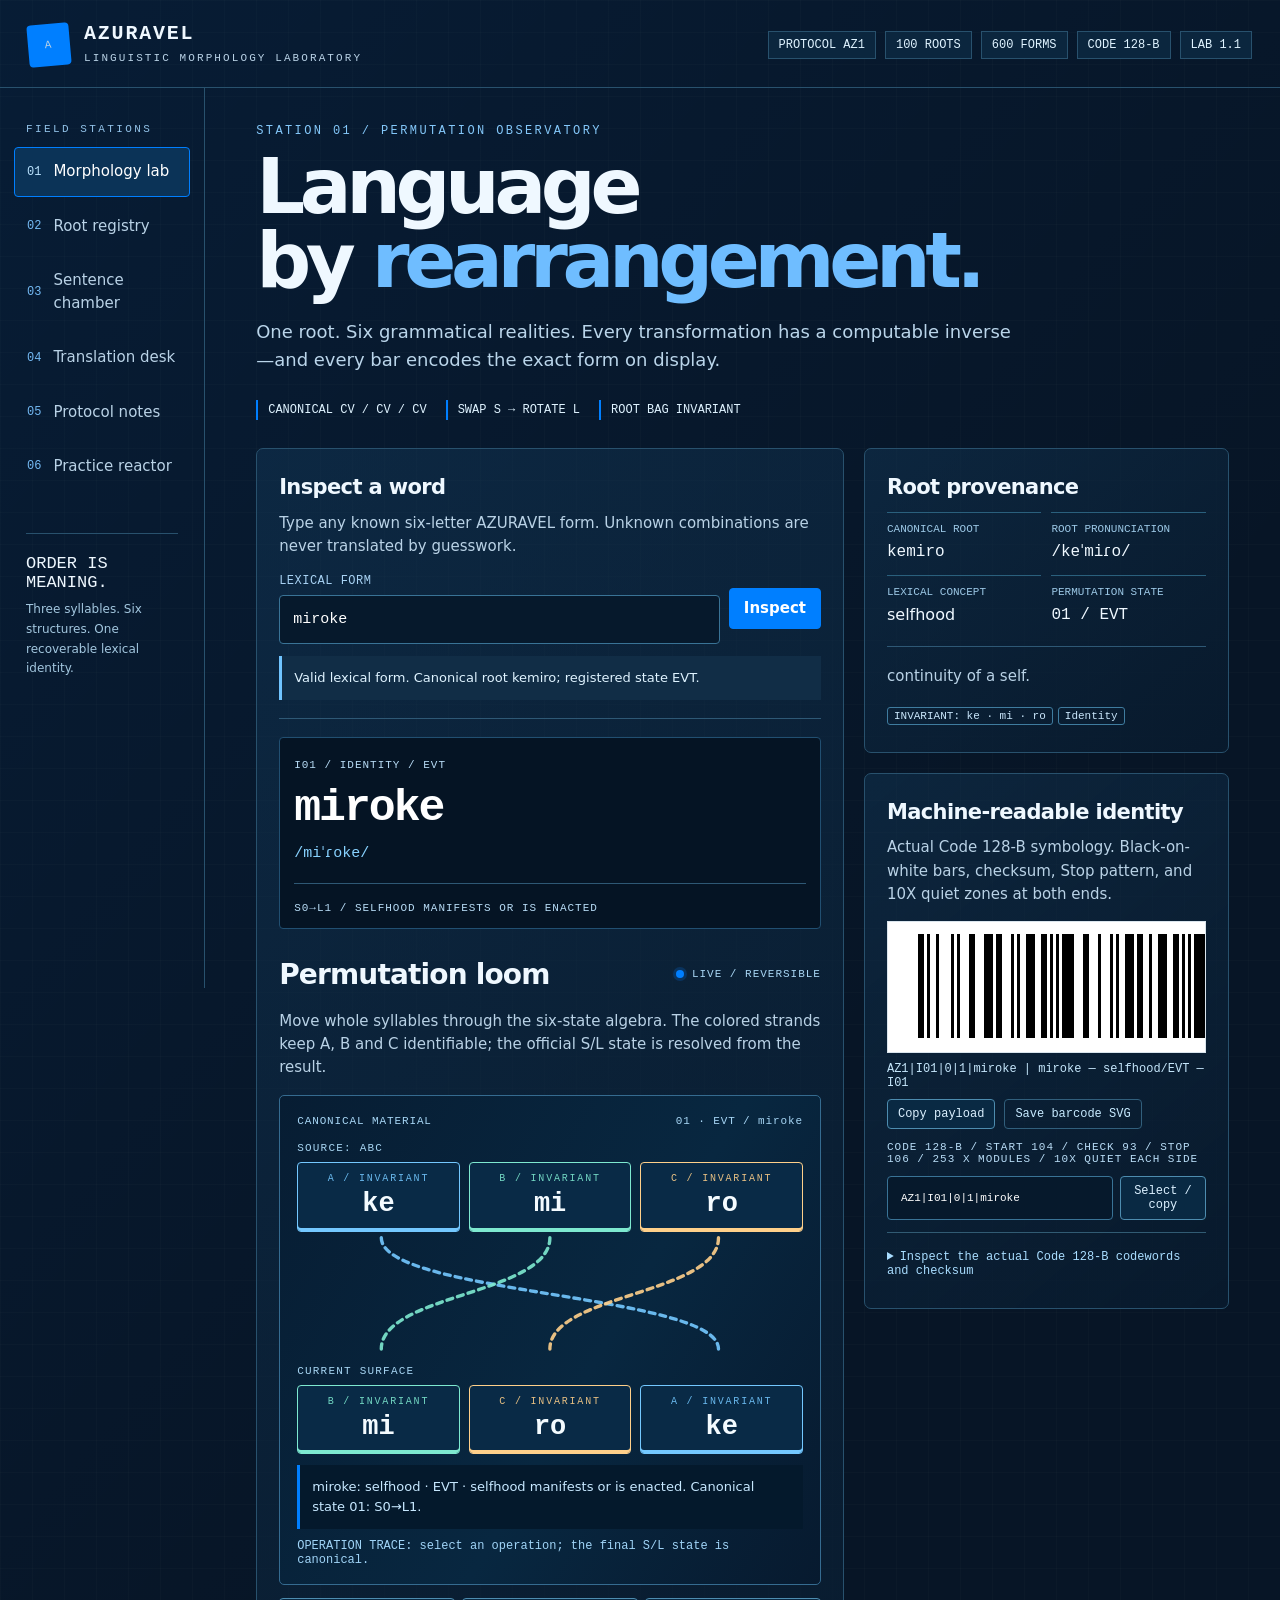
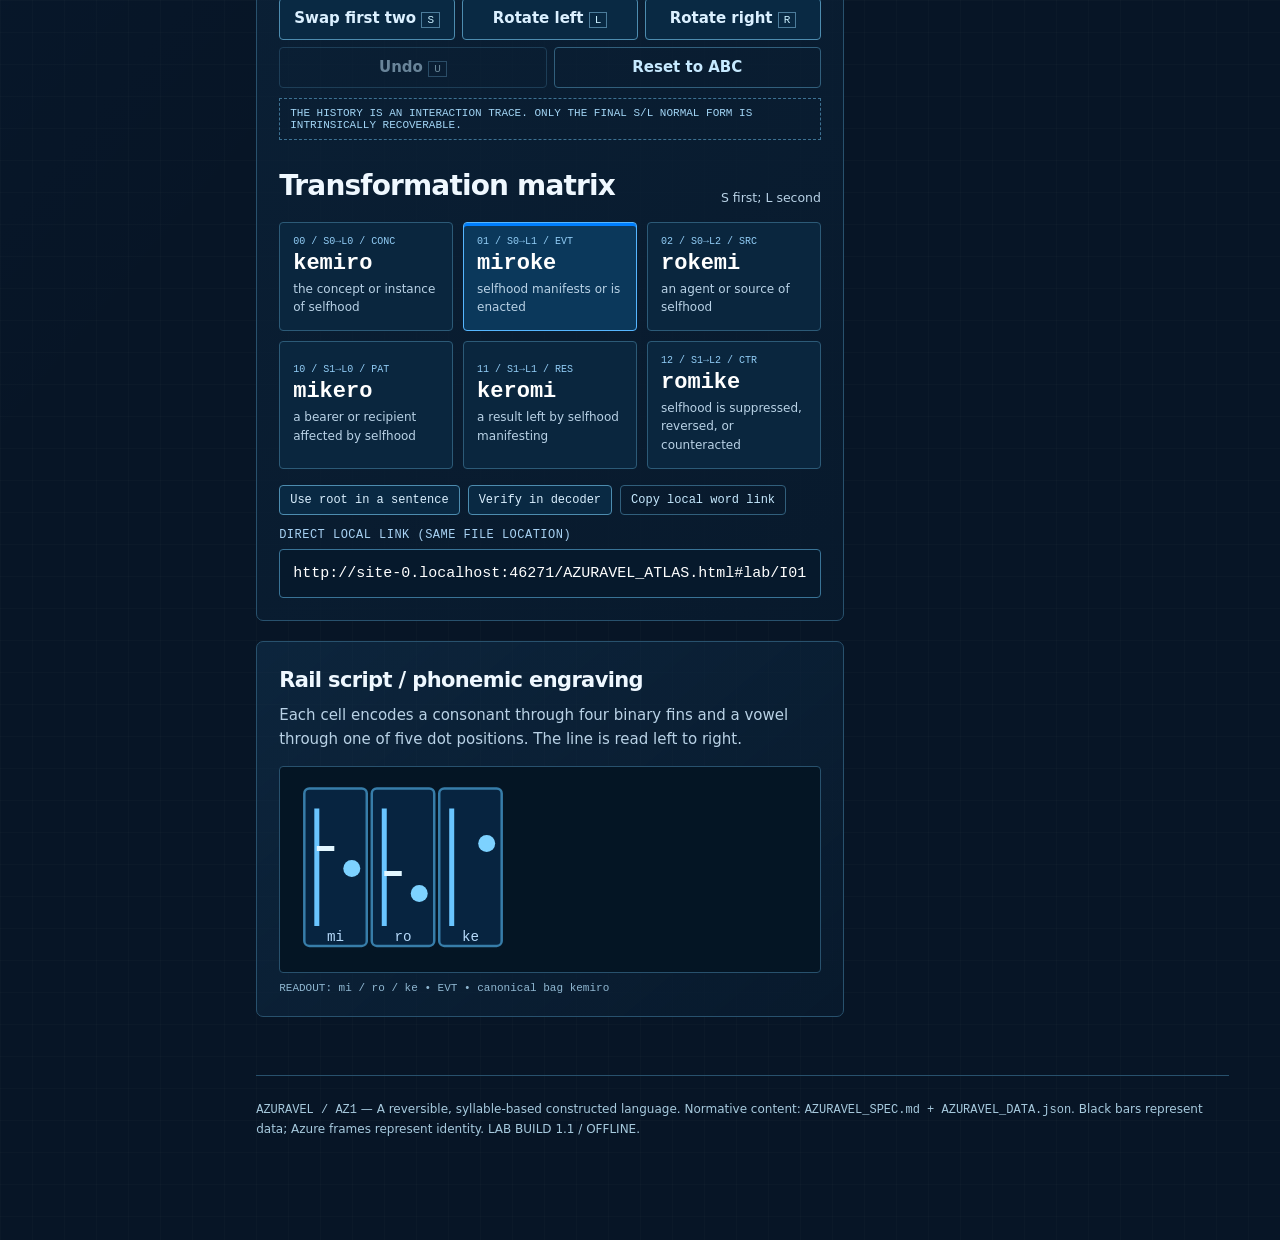
<file: AZURAVEL_ATLAS.html>
<!doctype html>
<html lang="en">
<head>
<meta charset="UTF-8">
<meta name="viewport" content="width=device-width,initial-scale=1">
<meta name="color-scheme" content="dark">
<title>AZURAVEL / Living Morphology Laboratory 1.1</title>
<meta name="description" content="A self-contained, offline linguistic laboratory: explore one hundred roots, animate permutation paths, compose sentences, learn six transformations, and verify real Code 128 payloads.">
<style>
:root{--azure:#007FFF;--navy:#071B33;--white:#FFFFFF;--bg:#071526;--panel:#0b2139;--panel2:#10304b;--line:#28516d;--ink:#eff8ff;--muted:#b9d2e6;--pale:#dff3ff;--warn:#ffb7a5;--good:#9ce1cf;--mono:ui-monospace,SFMono-Regular,Consolas,"Liberation Mono",monospace;--display:ui-sans-serif,system-ui,-apple-system,"Segoe UI",sans-serif}
*{box-sizing:border-box}html{scroll-behavior:smooth}body{margin:0;background:var(--bg);color:var(--ink);font:15px/1.55 var(--display);background-image:linear-gradient(130deg,rgba(0,127,255,.07),transparent 48%),linear-gradient(rgba(255,255,255,.017) 1px,transparent 1px),linear-gradient(90deg,rgba(255,255,255,.017) 1px,transparent 1px);background-size:auto,32px 32px,32px 32px}
button,input,select,textarea{font:inherit}button,select{cursor:pointer}button{color:inherit}button:disabled{opacity:.5;cursor:not-allowed}a{color:#9ed7ff}a:hover{text-decoration:none}::selection{background:var(--azure);color:#fff}:focus-visible{outline:3px solid #8bddff;outline-offset:3px}small{color:var(--muted)}.mono,code,pre{font-family:var(--mono)}.top{max-width:1480px;margin:0 auto;padding:22px 28px 19px;border-bottom:1px solid var(--line);display:flex;gap:26px;align-items:center;justify-content:space-between}.brand{display:flex;align-items:center;gap:14px;text-decoration:none;color:inherit}.mark{width:42px;height:42px;display:grid;place-items:center;background:var(--azure);color:#001831;border-radius:4px;font-family:var(--mono);font-size:27px;font-weight:900;transform:rotate(-5deg)}.brand strong{display:block;font:700 20px var(--mono);letter-spacing:.09em}.brand span{font:11px var(--mono);letter-spacing:.19em;color:var(--muted)}.smallmeta{display:flex;gap:9px;flex-wrap:wrap}.smallmeta span{border:1px solid var(--line);padding:6px 10px;color:var(--pale);font:12px var(--mono);background:#0b263e}
.shell{max-width:1480px;margin:0 auto;display:grid;grid-template-columns:205px minmax(0,1fr);min-height:calc(100vh - 84px)}.sidebar{border-right:1px solid var(--line);padding:35px 14px;position:sticky;top:0;height:100vh}.side-label{font:11px var(--mono);color:#92c2e8;letter-spacing:.22em;margin:0 12px 12px}.nav-item{width:100%;text-align:left;background:none;border:1px solid transparent;border-radius:4px;padding:12px;color:var(--muted);display:flex;align-items:center;gap:12px;margin-bottom:5px}.nav-item b{font:12px var(--mono);color:#74baf4}.nav-item[aria-selected="true"]{border-color:var(--azure);background:#0b3357;color:white}.nav-item[aria-selected="true"] b{color:#bce4ff}.side-quote{margin:42px 12px 0;border-top:1px solid var(--line);padding-top:20px;color:#a3c7df;font-size:12px;line-height:1.65}.side-quote em{display:block;color:var(--ink);font:17px var(--mono);font-style:normal;margin-bottom:8px}
main{min-width:0;padding:36px clamp(20px,4vw,62px) 78px}.view[hidden]{display:none!important}.eyebrow{font:12px var(--mono);letter-spacing:.2em;color:#84c8fa;text-transform:uppercase;margin:0 0 12px}.hero h1{font-size:clamp(40px,6vw,78px);line-height:.96;letter-spacing:-.07em;margin:0;font-weight:760}.hero h1 span{color:#6fbdff}.lede{max-width:760px;font-size:18px;color:#bad5ea;margin:20px 0 27px}.ribbon{display:flex;gap:9px;flex-wrap:wrap;margin:22px 0 28px}.ribbon span{border-left:2px solid var(--azure);padding:3px 10px;font:12px var(--mono);color:var(--pale)}
.panel{border:1px solid var(--line);background:linear-gradient(140deg,rgba(22,65,100,.36),rgba(8,26,45,.9));border-radius:7px;padding:22px;margin-bottom:20px;min-width:0}.panel h2,.section-head h2{font-size:21px;letter-spacing:-.03em;margin:0 0 8px}.panel h3{font-size:15px;margin:0 0 10px}.panel p{color:var(--muted);margin:0 0 15px}.panel p:last-child{margin-bottom:0}.cols>div{min-width:0}.cols{display:grid;grid-template-columns:minmax(0,1.45fr) minmax(280px,.9fr);gap:20px}.two{display:grid;grid-template-columns:repeat(2,minmax(0,1fr));gap:15px}.three{display:grid;grid-template-columns:repeat(3,minmax(0,1fr));gap:12px}.field{display:flex;flex-direction:column;gap:7px;min-width:0}.field label{font:12px var(--mono);color:#a8d2f3;letter-spacing:.04em}.textinput,.selectinput,.textarea{width:100%;min-width:0;border:1px solid #397396;background:#06192c;color:var(--white);border-radius:4px;padding:12px 13px;outline:none}.textinput:focus,.selectinput:focus,.textarea:focus{border-color:#86ceff;box-shadow:0 0 0 2px rgba(0,127,255,.2)}.textarea{min-height:110px;resize:vertical;font-family:var(--mono);line-height:1.6}.controls{display:flex;gap:9px;flex-wrap:wrap;align-items:center}.btn{background:var(--azure);color:#fff;border:1px solid var(--azure);border-radius:4px;padding:10px 14px;font-weight:700;line-height:1.3;transition:background .16s ease,transform .16s ease}.btn:hover{background:#146ed0;transform:translateY(-1px)}.btn.alt{background:#092943;border-color:#4d8caf;color:#dbf0ff}.btn.alt:hover{background:#134366}.btn.ghost{background:transparent;border-color:#315f7c;color:#c7eaff}.btn.small{font:12px var(--mono);padding:7px 10px}.readout{background:#051424;border:1px solid #214f71;padding:14px;border-radius:4px;overflow-wrap:anywhere;min-width:0}.readout .word{display:block;color:white;font:700 clamp(31px,3.5vw,55px) var(--mono);line-height:1.12;letter-spacing:-.045em;margin:8px 0}.readout .pron{color:#88d2ff;font:15px var(--mono)}.microtag{font:11px var(--mono);color:#b8dcf6;letter-spacing:.09em;text-transform:uppercase}.good{color:var(--good)}.bad{color:var(--warn)}.notice{padding:12px;border-left:3px solid #70c4ff;background:#112d46;color:var(--pale);font-size:13px;white-space:pre-wrap;overflow-wrap:anywhere}.notice.error{border-color:#ff806d;background:#40272b;color:#ffe0d6}.stat-list{display:grid;grid-template-columns:repeat(2,minmax(0,1fr));gap:10px}.stat{border-top:1px solid #2a607d;padding-top:10px}.stat dt{font:11px var(--mono);color:#9cc8e6}.stat dd{margin:5px 0 0;font-size:16px}.wordrail{overflow-x:auto;padding:14px;background:#041524;border:1px solid #28516d;border-radius:4px;min-height:86px}.wordrail svg{display:block;max-width:100%;height:auto}.rail-label{font:11px var(--mono);color:#8fb7d1;margin:9px 0 0}.states-grid{display:grid;grid-template-columns:repeat(3,minmax(0,1fr));gap:10px;margin-top:14px}.state-card{border:1px solid #2c5a77;text-align:left;background:#0a263e;padding:13px;border-radius:4px;transition:border-color .15s ease,background .15s ease}.state-card:hover{border-color:#70b8ef}.state-card.selected{background:#0b385b;border-color:#56b6ff;box-shadow:inset 0 3px 0 var(--azure)}.state-card strong{display:block;color:var(--white);font:700 22px var(--mono);margin:4px 0}.state-card span{color:var(--muted);display:block;font-size:12px}.state-card .kind{font:10px var(--mono);color:#91ccf5}.barcode-wrap{width:100%;background:#fff;border:1px solid #dae5ed;max-width:100%;overflow-x:auto;overflow-y:hidden;padding:12px 0;min-height:132px}.barcode-wrap svg{display:block;max-width:none;height:104px}.barcode-caption{margin:9px 0;color:#c5e6fb;font:12px var(--mono);overflow-wrap:anywhere}.section-head{display:flex;justify-content:space-between;align-items:end;gap:15px;margin:24px 0 14px}.section-head h2{font-size:28px;margin:0}.rulebar{height:2px;background:linear-gradient(90deg,var(--azure),transparent);margin:24px 0}.tag{display:inline-block;border:1px solid #3f7c9f;border-radius:3px;padding:2px 6px;font:11px var(--mono);color:#cae7fc;margin:0 5px 5px 0}.filterrow{display:flex;gap:5px;flex-wrap:wrap;margin:15px 0}.filter{border:1px solid #315b75;background:#0c2a43;color:#bedef5;font:11px var(--mono);padding:7px 9px;border-radius:3px}.filter[aria-pressed="true"]{background:#007FFF;color:white;border-color:#007FFF}.lexicon-grid{display:grid;grid-template-columns:repeat(2,minmax(0,1fr));gap:11px}.lex-card{background:#0b243d;border:1px solid #2a5473;border-radius:4px;padding:14px;cursor:pointer;min-width:0;text-align:left}.lex-card:hover{border-color:#7fc9ff}.lex-card .lex-header{display:flex;align-items:center;justify-content:space-between;gap:8px}.lex-card strong{font:700 20px var(--mono);color:#fff}.lex-card p{margin:7px 0 0;font-size:13px;color:#b6d6e9}.lex-card .microtag{color:#71b4e4}.sentence-card{border-left:3px solid var(--azure);padding:17px 18px;background:#0a243b;margin:12px 0}.sentence-card .az{font:700 19px/1.55 var(--mono);overflow-wrap:anywhere;color:white}.sentence-card .gloss{font:12px/1.7 var(--mono);color:#9bcae8;overflow-wrap:anywhere}.sentence-card .translation{font-size:16px;color:#edf7ff}.sentence-card .note{font-size:13px;color:var(--muted);margin:8px 0 0}.text-link{border:0;background:none;color:#8dd0ff;text-decoration:underline;padding:0;cursor:pointer}.mini{font-size:12px;color:var(--muted)}.code-sample{font:13px/1.65 var(--mono);white-space:pre-wrap;word-break:break-word;background:#041527;padding:14px;border:1px solid #235274;border-radius:4px}.check-row{display:flex;align-items:center;gap:8px;margin:7px 0;color:var(--ink)}.check-row input{accent-color:var(--azure);width:18px;height:18px}.help-list{padding-left:21px;color:#bcdbeb}.help-list li{margin-bottom:8px}.matrix{width:100%;border-collapse:collapse;font-size:13px}.matrix th,.matrix td{border-bottom:1px solid #2b5673;text-align:left;padding:10px 8px;vertical-align:top}.matrix th{color:#9bd2f8;font:12px var(--mono)}.badge-light{background:#0a3f6b;color:#b9e4ff;padding:3px 7px;font:11px var(--mono);border:1px solid #4287ba}.sr-only{position:absolute!important;width:1px;height:1px;padding:0;margin:-1px;overflow:hidden;clip:rect(0,0,0,0);white-space:nowrap;border:0}footer{margin-top:38px;border-top:1px solid var(--line);padding:24px 0;color:#a7cade;font-size:12px}.divider{height:1px;background:#2e5875;margin:18px 0}.inline-code{font-family:var(--mono);font-size:12px;background:#143451;padding:2px 4px} .visual-proof{font:10px var(--mono);color:#8ccaff;margin:9px 0}#alert{min-height:20px}
@media(max-width:1120px){.cols{grid-template-columns:minmax(0,1fr)}.sidebar{width:180px}.shell{grid-template-columns:180px minmax(0,1fr)}main{padding:28px 27px 55px}}@media(max-width:750px){.top{padding:14px 15px;align-items:flex-start;gap:9px;flex-direction:column}.shell{display:block}.sidebar{height:auto;position:relative;border-right:0;border-bottom:1px solid var(--line);padding:8px 10px;display:flex;overflow-x:auto;gap:5px}.side-label,.side-quote{display:none}.nav-item{min-width:max-content;margin:0;padding:10px}.nav-item b{display:none}main{padding:22px 14px 44px}.panel{padding:16px}.hero h1{font-size:46px}.lede{font-size:16px}.states-grid{grid-template-columns:repeat(2,minmax(0,1fr))}.lexicon-grid,.two,.three{grid-template-columns:1fr}.smallmeta span{padding:4px 6px;font-size:10px}.section-head{align-items:start;flex-direction:column}}
@media(max-width:400px){.states-grid{grid-template-columns:1fr}.readout .word{font-size:33px}}
@media(prefers-reduced-motion:reduce){*,*:before,*:after{scroll-behavior:auto!important;transition:none!important;animation:none!important}}
/* AZURAVEL Laboratory 1.1 experience layer — no changes to AZ1 semantics. */
:root{--stream-a:#74c8ff;--stream-b:#7ee9d0;--stream-c:#ffd08a;--focus:#bdedff}
button{touch-action:manipulation}
.top{position:relative}.release{color:#b9ecff;border:1px solid #3f7c9f;font:11px var(--mono);padding:3px 7px;border-radius:2px}
.hero h1{overflow-wrap:anywhere}.section-head{flex-wrap:wrap}
.lab-bridge{display:flex;flex-wrap:wrap;gap:8px;margin:16px 0 0}
.loom{--tileh:58px;border:1px solid #356b90;border-radius:5px;background:linear-gradient(120deg,#071d33 0%,#082740 57%,#071a2f 100%);padding:17px;margin-top:12px;position:relative;overflow:hidden}
.loom-header{display:flex;align-items:center;justify-content:space-between;gap:12px;flex-wrap:wrap;color:#a7d6f5;font:11px/1.5 var(--mono);letter-spacing:.08em;margin-bottom:13px}
.loom-label{font:11px var(--mono);color:#a7d5f2;text-transform:uppercase;letter-spacing:.11em;margin:2px 0 8px}
.loom-track{display:grid;grid-template-columns:repeat(3,minmax(0,1fr));gap:9px}
.loom-tile{min-width:0;text-align:center;background:#092a46;border:1px solid currentColor;border-radius:4px;padding:8px 4px;color:var(--stream-a);position:relative;box-shadow:inset 0 -3px 0 currentColor}
.loom-tile[data-piece="B"]{color:var(--stream-b)}.loom-tile[data-piece="C"]{color:var(--stream-c)}
.loom-tile .piece{display:block;font:10px/1.5 var(--mono);letter-spacing:.18em;opacity:.9}
.loom-tile strong{display:block;font:700 clamp(19px,2.7vw,27px)/1.35 var(--mono);color:#f4fbff}
.loom-lines{display:block;width:100%;height:auto;max-height:145px;margin:-1px 0}
.loom-lines path{fill:none;stroke-width:4;stroke-linecap:round;opacity:.9;stroke-dasharray:7 6}
.loom-lines path[data-piece="A"]{stroke:var(--stream-a)}.loom-lines path[data-piece="B"]{stroke:var(--stream-b)}.loom-lines path[data-piece="C"]{stroke:var(--stream-c)}
.loom-output{margin-bottom:8px}.loom-desc{background:#04192c;padding:12px;margin-top:11px;border-left:3px solid var(--azure);font-size:13px;color:#c7e8ff}
.loom-actions{display:flex;flex-wrap:wrap;gap:7px;margin-top:13px}.loom-actions .btn{flex:1 1 155px}.loom-history{font:12px var(--mono);color:#a0d4f7;margin-top:10px;overflow-wrap:anywhere}
.frame-signature{font:11px var(--mono);color:#a1d4f4;border:1px dashed #3d7293;padding:8px 10px;margin:10px 0 0}
.bench-title{display:flex;align-items:center;justify-content:space-between;flex-wrap:wrap;gap:10px}
.phase-label{display:inline-flex;align-items:center;gap:8px;font:11px var(--mono);letter-spacing:.09em;color:#a8d6f4}
.phase-dot{width:8px;height:8px;background:var(--azure);border-radius:50%;box-shadow:0 0 0 3px rgba(0,127,255,.2)}
.trial-grid{display:grid;grid-template-columns:repeat(3,minmax(0,1fr));gap:11px;margin:17px 0}
.trial-option{padding:16px 7px;min-width:0;background:#0a2b48;border:1px solid #477fa0;border-radius:5px;text-align:center;color:#fff;font:700 clamp(18px,2.8vw,26px) var(--mono)}
.trial-option:hover{border-color:#8bd8ff;background:#0d385b}
.trial-option:disabled{opacity:.65;cursor:not-allowed}
.trial-option.correct{border-color:#85e9cf;background:#17453f;box-shadow:inset 0 0 0 2px #85e9cf}
.trial-option.wrong{border-color:#ff9582;background:#5c2733}
.trial-summary{font:12px var(--mono);color:#b5def8;display:flex;justify-content:space-between;gap:8px;flex-wrap:wrap}
.progress-track{height:7px;border:1px solid #356d96;border-radius:3px;background:#061d32;overflow:hidden;margin:10px 0 15px}.progress-fill{height:100%;background:var(--azure);width:0%;transition:width .2s ease}
.audit-cells{display:grid;grid-template-columns:repeat(50,minmax(0,1fr));gap:3px;margin:17px 0}
.audit-cells i{display:block;background:#377395;min-width:0;aspect-ratio:1;border-radius:1px}
.audit-cells i.pass{background:#78d2d2}.audit-cells i.fail{background:#ff947a}
.audit-key{display:flex;flex-wrap:wrap;gap:16px;font:11px var(--mono);color:#a8d5ed}
.audit-key b{display:inline-block;width:10px;height:10px;background:#78d2d2;margin-right:5px}
.copy-row{display:flex;align-items:stretch;gap:7px;margin:11px 0}.copy-row input{flex:1 1 auto;min-width:0;font:11px var(--mono)}
.code-inspector{margin-top:12px;padding:12px;border:1px solid #315f7b;background:#061a2b;overflow-wrap:anywhere;font:12px/1.7 var(--mono)}
.code-inspector strong{color:#a7e8fb}.code-inspector .codes{color:#a9d7ef;word-break:break-word}
details.codeproof{margin-top:12px;border-top:1px solid #315b73;padding-top:9px}details.codeproof>summary{cursor:pointer;color:#a9ddff;font:12px var(--mono);padding:8px 0}
.shortcut{font:11px var(--mono);border:1px solid #4c7c9b;padding:1px 5px;color:#cbf0ff}
.inline-caption{color:#a8d4ee;font:12px/1.6 var(--mono)}
#view-practice .hero h1{max-width:790px}
.practice-target{font:700 clamp(28px,5vw,42px)/1.2 var(--display);color:#f3fbff;margin:9px 0 14px}
.practice-target em{font-style:normal;color:#85d0ff}
.access-note{font:12px var(--mono);color:#a8cfec}
.state-card:focus-visible,.lex-card:focus-visible,.trial-option:focus-visible{outline:3px solid var(--focus);outline-offset:3px}
@media(max-width:750px){.sidebar{scrollbar-width:thin;scroll-snap-type:x proximity}.nav-item{scroll-snap-align:start;min-height:44px}.loom{padding:12px}.loom-track{gap:5px}.trial-grid{grid-template-columns:repeat(2,minmax(0,1fr))}.audit-cells{grid-template-columns:repeat(30,minmax(0,1fr))}}
@media(max-width:400px){.hero h1{font-size:clamp(31px,9.2vw,38px)}.loom-tile{padding:7px 2px}.loom-tile strong{font-size:19px}.trial-grid{gap:7px}.trial-option{font-size:19px;padding:15px 4px}.top{min-width:0}.smallmeta{max-width:100%}.bench-title .phase-label{max-width:100%}}
@media(prefers-reduced-motion:reduce){.progress-fill{transition:none}}

@keyframes loom-flow{from{stroke-dashoffset:24}to{stroke-dashoffset:0}}
@media(prefers-reduced-motion:no-preference){.loom-lines path{animation:loom-flow .38s ease-out}}
@media(max-width:750px){.btn.small,.filter{min-height:42px}.lab-bridge .btn.small{flex:1 1 180px}}

</style>
</head>
<body>
<header class="top">
 <a class="brand" href="#" id="homebrand"><span class="mark" aria-hidden="true">A</span><div><strong>AZURAVEL</strong><span>LINGUISTIC MORPHOLOGY LABORATORY</span></div></a>
 <div class="smallmeta" aria-label="Protocol metrics"><span>PROTOCOL AZ1</span><span>100 ROOTS</span><span>600 FORMS</span><span>CODE 128-B</span><span>LAB 1.1</span></div>
</header>
<div class="shell">
 <nav class="sidebar" role="tablist" aria-label="Laboratory sections">
  <div class="side-label">FIELD STATIONS</div>
  <button type="button" role="tab" class="nav-item" data-view="lab" aria-selected="true"><b>01</b> Morphology lab</button>
  <button type="button" role="tab" class="nav-item" data-view="lexicon" aria-selected="false"><b>02</b> Root registry</button>
  <button type="button" role="tab" class="nav-item" data-view="syntax" aria-selected="false"><b>03</b> Sentence chamber</button>
  <button type="button" role="tab" class="nav-item" data-view="translate" aria-selected="false"><b>04</b> Translation desk</button>
  <button type="button" role="tab" class="nav-item" data-view="protocol" aria-selected="false"><b>05</b> Protocol notes</button>
  <button type="button" role="tab" class="nav-item" data-view="practice" aria-selected="false"><b>06</b> Practice reactor</button>
  <div class="side-quote"><em>ORDER IS MEANING.</em>Three syllables. Six structures. One recoverable lexical identity.</div>
 </nav>
 <main>
  <div id="alert" aria-live="polite" class="sr-only"></div>
  <section id="view-lab" class="view" role="tabpanel">
   <div class="hero"><p class="eyebrow">STATION 01 / PERMUTATION OBSERVATORY</p><h1>Language<br>by <span>rearrangement.</span></h1><p class="lede">One root. Six grammatical realities. Every transformation has a computable inverse—and every bar encodes the exact form on display.</p></div>
   <div class="ribbon"><span>CANONICAL CV / CV / CV</span><span>SWAP S → ROTATE L</span><span>ROOT BAG INVARIANT</span></div>
   <div class="cols">
    <div>
     <section class="panel" aria-label="Word inspector"><h2>Inspect a word</h2><p>Type any known six-letter AZURAVEL form. Unknown combinations are never translated by guesswork.</p>
      <div class="controls"><div class="field" style="flex:1;min-width:175px"><label for="word-input">LEXICAL FORM</label><input id="word-input" class="textinput mono" value="miroke" autocomplete="off" spellcheck="false" maxlength="30"></div><button id="inspect-btn" class="btn" type="button">Inspect</button></div>
      <div id="word-status" class="notice" role="status" style="margin-top:12px">Ready.</div>
      <div class="divider"></div>
      <div id="selected-word" class="readout" aria-live="polite"></div>
      <div class="section-head bench-title"><h2>Permutation loom</h2><span class="phase-label"><span class="phase-dot"></span> LIVE / REVERSIBLE</span></div>
      <p>Move whole syllables through the six-state algebra. The colored strands keep A, B and C identifiable; the official S/L state is resolved from the result.</p>
      <div class="loom" aria-label="Live syllable permutation diagram">
       <div class="loom-header"><span>CANONICAL MATERIAL</span><span id="loom-current">01 · EVT / miroke</span></div>
       <div class="loom-label">Source: ABC</div><div id="loom-root" class="loom-track"></div>
       <div id="loom-lines" class="loom-lines" aria-hidden="true"></div>
       <div class="loom-label">Current surface</div><div id="loom-output" class="loom-track loom-output"></div>
       <div id="loom-description" class="loom-desc" role="status" aria-live="polite"></div>
       <div id="loom-history" class="loom-history"></div>
      </div>
      <div class="loom-actions" role="group" aria-label="Permutation controls">
       <button id="loom-swap" class="btn alt" type="button" aria-keyshortcuts="S">Swap first two <span class="shortcut">S</span></button>
       <button id="loom-left" class="btn alt" type="button" aria-keyshortcuts="L">Rotate left <span class="shortcut">L</span></button>
       <button id="loom-right" class="btn alt" type="button" aria-keyshortcuts="R">Rotate right <span class="shortcut">R</span></button>
       <button id="loom-undo" class="btn ghost" type="button" aria-keyshortcuts="U">Undo <span class="shortcut">U</span></button>
       <button id="loom-reset" class="btn ghost" type="button">Reset to ABC</button>
      </div>
      <div class="frame-signature">THE HISTORY IS AN INTERACTION TRACE. ONLY THE FINAL S/L NORMAL FORM IS INTRINSICALLY RECOVERABLE.</div>
      <div class="section-head"><h2>Transformation matrix</h2><small>S first; L second</small></div>
      <div id="states" class="states-grid" aria-label="Six lexical arrangements"></div>
      <div class="lab-bridge"><button type="button" id="use-as-predicate" class="btn alt small">Use root in a sentence</button><button type="button" id="verify-in-decoder" class="btn alt small">Verify in decoder</button><button type="button" id="copy-local-link" class="btn ghost small">Copy local word link</button></div>
      <div class="field" style="margin-top:13px"><label for="share-link-input">DIRECT LOCAL LINK (SAME FILE LOCATION)</label><input id="share-link-input" class="textinput mono" readonly aria-label="Direct link to the current laboratory selection"></div>
     </section>
     <section class="panel"><h2>Rail script / phonemic engraving</h2><p>Each cell encodes a consonant through four binary fins and a vowel through one of five dot positions. The line is read left to right.</p><div id="rail-output" class="wordrail"></div><div id="rail-caption" class="rail-label"></div></section>
    </div>
    <div>
     <section class="panel"><h2>Root provenance</h2><div id="root-details"></div></section>
     <section class="panel"><h2>Machine-readable identity</h2><p>Actual Code 128-B symbology. Black-on-white bars, checksum, Stop pattern, and 10X quiet zones at both ends.</p><div id="barcode-display" class="barcode-wrap" aria-label="Code 128 barcode"></div><div id="barcode-caption" class="barcode-caption"></div><div class="controls"><button id="copy-payload" type="button" class="btn alt small">Copy payload</button><button id="download-barcode" type="button" class="btn ghost small">Save barcode SVG</button></div><div id="barcode-meta" class="microtag" style="margin-top:12px"></div>
       <div class="copy-row"><label class="sr-only" for="payload-select">Selectable Code 128 text payload</label><input id="payload-select" readonly class="textinput mono" aria-label="Exact barcode payload"><button id="copy-payload-safe" type="button" class="btn alt small">Select / copy</button></div>
       <details class="codeproof"><summary>Inspect the actual Code 128-B codewords and checksum</summary><div id="codeword-inspector" class="code-inspector"></div></details></section>
    </div>
   </div>
  </section>
  <section id="view-lexicon" class="view" role="tabpanel" hidden>
   <p class="eyebrow">STATION 02 / ROOT REGISTRY</p><div class="hero"><h1>100 <span>lexical cores.</span></h1><p class="lede">The root registry is closed for AZ1. Every root admits six and only six structurally unique interpretations.</p></div>
   <div class="panel"><div class="field"><label for="root-search">SEARCH ROOT, ENGLISH CONCEPT, OR ID</label><input id="root-search" class="textinput" placeholder="Try: memory / I06 / kemiro" autocomplete="off"></div><div class="filterrow" id="domain-filters" aria-label="Filter semantic domains"></div><div id="lex-count" class="microtag" aria-live="polite"></div></div>
   <div id="lex-items" class="lexicon-grid"></div>
  </section>
  <section id="view-syntax" class="view" role="tabpanel" hidden>
   <p class="eyebrow">STATION 03 / SYNTACTIC REACTOR</p><div class="hero"><h1>Build a <span>sentence.</span></h1><p class="lede">The surface arrangement marks each word's semantic role; particles build the clause. The machine enforces a fixed order instead of forgiving malformed text.</p></div>
   <div class="panel"><h2>Clause assembler</h2><p>Choose a subject, event root, transformations, and optional grammar. A patient automatically requires causative <code>ko</code>; all output is passed through the same strict parser.</p>
    <div class="three">
     <div class="field"><label for="b-subject">ACTOR</label><select id="b-subject" class="selectinput"></select></div>
     <div class="field"><label for="b-concept">PREDICATE ROOT</label><select id="b-concept" class="selectinput"></select></div>
     <div class="field"><label for="b-role">EVENT TYPE</label><select id="b-role" class="selectinput"><option value="01">Manifestation / EVT</option><option value="12">Counter-event / CTR</option></select></div>
     <div class="field"><label for="b-patient">PATIENT (OPTIONAL)</label><select id="b-patient" class="selectinput"></select></div>
     <div class="field"><label for="b-recipient">RECIPIENT (OPTIONAL)</label><select id="b-recipient" class="selectinput"></select></div>
     <div class="field"><label for="b-tense">TENSE</label><select id="b-tense" class="selectinput"><option value="">Present/generic</option><option value="mi">Past</option><option value="mu">Future</option></select></div>
     <div class="field"><label for="b-aspect">ASPECT</label><select id="b-aspect" class="selectinput"><option value="">Simple</option><option value="ne">Ongoing</option><option value="nu">Completed</option></select></div>
     <div class="field"><label for="b-modal">EPISTEMIC</label><select id="b-modal" class="selectinput"><option value="">Unmarked</option><option value="pa">Possible</option><option value="pe">Certain</option></select></div>
     <div class="field"><label for="b-mode">CLAUSE MOOD</label><select id="b-mode" class="selectinput"><option value="statement">Statement</option><option value="question">Question</option><option value="imperative">Command</option></select></div>
    </div>
    <div class="controls" style="gap:18px;margin:17px 0 16px"><label class="check-row"><input id="b-neg" type="checkbox"> Negate / sa</label><label class="check-row"><input id="b-ko" type="checkbox"> Cause / ko</label><label class="check-row"><input id="b-lo" type="checkbox"> Reciprocal / lo</label><label class="check-row"><input id="b-ke" type="checkbox"> Emphasis / ke</label></div>
    <div class="controls"><button id="build-btn" type="button" class="btn">Compile sentence</button><button id="builder-to-parser" type="button" class="btn alt">Inspect in translator</button></div>
    <div id="build-status" class="notice" role="status" style="margin:13px 0"></div><div id="build-output" class="code-sample" aria-live="polite"></div>
   </div>
   <div class="section-head"><h2>Twenty analyzed utterances</h2><small>Click to inspect</small></div><div id="examples"></div>
  </section>
  <section id="view-translate" class="view" role="tabpanel" hidden>
   <p class="eyebrow">STATION 04 / BI-DIRECTIONAL INTERPRETATION</p><div class="hero"><h1>Translate.<br><span>Validate.</span></h1><p class="lede">Controlled English is supported, but open-ended translation is not faked. The parser explains precisely what each known morpheme does.</p></div>
   <div class="cols">
    <div>
     <section class="panel"><h2>AZURAVEL → analysis</h2><p>Paste a native sentence. It must use exactly the particle order and word states documented in the specification.</p><div class="field"><label for="az-input">NATIVE ROMANIZATION</label><textarea id="az-input" class="textarea" spellcheck="false">ta ya mu miroke.</textarea></div><div class="controls" style="margin-top:10px"><button id="az-parse" type="button" class="btn">Parse AZ1</button><button type="button" id="az-sample" class="btn alt">Load example</button></div><div id="az-result" class="notice" style="margin-top:12px" role="status"></div><div id="az-details"></div></section>
     <section class="panel"><h2>English → controlled AZ1</h2><p>Supported form: “I/you/we/they [will|did] [not|may|certainly] known-verb”. For any registered concept, use “manifest concept”.</p><div class="field"><label for="english-input">CONTROLLED ENGLISH</label><input id="english-input" class="textinput" value="I will travel" spellcheck="false"></div><div class="controls" style="margin-top:10px"><button id="english-convert" class="btn" type="button">Convert</button><button id="english-to-parser" class="btn alt" type="button">Open in parser</button></div><div id="english-result" class="notice" style="margin-top:12px" role="status"></div></section>
    </div>
    <div>
     <section class="panel"><h2>Barcode payload decoder</h2><p>Paste a value from a scanner, or copy a payload from the morphology lab. This verifies version, root ID, transformation flags, and surface text.</p><div class="field"><label for="scan-input">SCANNED CODE 128 TEXT</label><input id="scan-input" class="textinput mono" value="AZ1|I01|0|1|miroke" spellcheck="false"></div><button id="scan-decode" type="button" class="btn" style="margin-top:11px">Decode & verify</button><div id="scan-result" class="notice" style="margin-top:12px" role="status"></div><small>For camera/image scanning, use an external Code 128 reader; this field verifies the decoded text. The native Python reference additionally decodes raw bar/space module sequences.</small></section>
     <section class="panel"><h2>Strict grammar, honest limits</h2><p>AZ1 is finite. It rejects unsupported English verbs, unregistered roots, malformed tense sequences, invalid patients, and arbitrary scrambled text. That is a feature, not an absence of creativity.</p><div class="code-sample">ta [AGENT] no [PATIENT] mi nu sa pa ko ke [EVENT].

Case → Tense → Aspect → Negation → Modality → Causative → Emphasis → Predicate</div></section>
    </div>
   </div>
  </section>
  <section id="view-protocol" class="view" role="tabpanel" hidden>
   <p class="eyebrow">STATION 05 / REFERENCE PROTOCOL</p><div class="hero"><h1>The rules <span>beneath</span><br>the spectacle.</h1><p class="lede">Everything displayed here is deterministic. The governing Markdown specification carries the detailed grammar and complete lexical examples.</p></div>
   <div class="panel"><h2>The six-state permutation algebra</h2><p>Split a canonical root into distinct CV syllables A B C. First optionally swap A and B, then rotate left zero, once, or twice. The reverse process identifies root and state without a vocabulary of 600 memorized words.</p><table class="matrix"><thead><tr><th>State</th><th>Order</th><th>Role</th><th>Productive meaning</th></tr></thead><tbody id="protocol-states"></tbody></table></div>
   <div class="two"><section class="panel"><h2>Consonant rail / 4 bits</h2><p>A fixed spine with binary fins encodes one consonant; the dot on the right encodes one of five vowels.</p><div id="glyph-legend" class="wordrail"></div><small>Root consonants: k l m n r s t v. Additional particle consonants: d y p.</small></section><section class="panel"><h2>Serialization</h2><p>Five ASCII fields. No gaps, guesswork, decorative bars, or variable alphabet.</p><div class="code-sample">AZ1|I01|0|1|miroke
 ^   ^   ^ ^   ^
 ver ID  S L  surface

Code 128-B: START 104
Data: ASCII(character)-32
Check: (104 + Σ position×value) mod 103
STOP: 106
Quiet: ≥10 X each side</div></section></div>
   <div class="panel"><h2>Phoneme and particle register</h2><p>Roots use /k l m n ɾ s t v/ with /a e i o u/. Short particles additionally use /d j p/. Each CV rail cell is unambiguous. The second syllable of lexical words bears stress.</p><table class="matrix"><thead><tr><th>Particle</th><th>Gloss</th><th>Function</th></tr></thead><tbody id="protocol-particles"></tbody></table></div>
   <div class="panel" id="integrity-bench"><div class="bench-title"><h2>Executable protocol audit</h2><span class="phase-label">100 roots × 6 forms</span></div><p>Recompute all 600 permutations, root lookups, canonical payloads, and Code 128-B checksum identities in the browser. Each cell represents a real tested lexical form; colors are not decorative telemetry.</p><div class="controls"><button id="audit-run" class="btn" type="button">Run full 600-form audit</button></div><div id="audit-summary" class="notice" role="status" style="margin-top:12px">Not yet run on this session.</div><div id="audit-grid" class="audit-cells" role="img" aria-label="Form-by-form audit result grid"></div><div class="audit-key"><span><b></b> verified form</span><span>No hardware scanning or printed-code verification is claimed.</span></div></div>
   <div class="panel"><h2>Workspace continuity</h2><p>The selected word, station, sentence-builder controls, and practice progress are saved only on this device when browser storage is available. The location hash points to a valid dictionary word and state. No information is uploaded.</p><div class="controls"><span id="workspace-status" class="tag">Session only</span><button id="reset-workspace" type="button" class="btn ghost small">Reset workspace</button></div></div>
   <div class="panel"><h2>Known boundaries of version AZ1</h2><ul class="help-list"><li>Exactly 100 dictionary roots; unknown bags are not assigned meanings.</li><li>Exactly six forms per root; arbitrary chains normalize to S/L states.</li><li>Simple declaratives, imperatives, one-level possession, non-nested conditionals, and one-level clause coordination.</li><li>Full English, cultural pragmatics, arbitrary compound interleaving, and speech synthesis are not supported.</li><li>Barcode presentation is actual Code 128-B. The app itself validates text from a hardware/software decoder rather than directly scanning camera pixels.</li><li>The browser is a self-contained HTML artifact: no accounts, network requests, or external JavaScript dependencies.</li></ul></div>
  </section>

  <section id="view-practice" class="view" role="tabpanel" hidden>
   <p class="eyebrow">STATION 06 / PERMUTATION TRAINING</p>
   <div class="hero"><h1>Learn the <span>six states.</span></h1><p class="lede">A twelve-trial, deterministic training circuit assembled exclusively from the 100 registered roots. Choose a real surface form that matches the requested meaning. No fabricated vocabulary, no simulated grades.</p></div>
   <div class="panel">
    <div class="trial-summary"><span id="practice-count">TRIAL 1 / 12</span><span id="practice-score">0 first-try matches</span></div>
    <div class="progress-track" aria-label="Training progress"><div class="progress-fill" id="practice-progress"></div></div>
    <p class="microtag">PROMPT / FIND THE CORRECT SYLLABLE ARRANGEMENT</p>
    <div id="practice-question" class="practice-target"></div>
    <div id="practice-choices" class="trial-grid" role="group" aria-label="Choose a matching surface form"></div>
    <div id="practice-feedback" class="notice" role="status" aria-live="polite"></div>
    <div class="lab-bridge"><button id="practice-next" class="btn" disabled type="button">Next trial</button><button id="practice-reset" class="btn ghost" type="button">Restart all twelve</button></div>
   </div>
   <div class="two"><section class="panel"><h2>How to reason</h2><p>Identify the requested grammatical role. Apply the canonical S (swap) and L (left rotation) parameters to ABC, then read the resulting CV syllable sequence. Every choice is a valid word: meaning—not pronounceability—is the test.</p></section><section class="panel"><h2>One lexicon. Six expressions.</h2><p>The same fixed 100 roots and 600 words power this training circuit, the morphology lab, the grammar, and the barcodes. Practice never edits the language or the dictionary.</p></section></div>
  </section>
  <footer><span class="mono">AZURAVEL / AZ1</span> — A reversible, syllable-based constructed language. Normative content: <span class="mono">AZURAVEL_SPEC.md + AZURAVEL_DATA.json</span>. Black bars represent data; Azure frames represent identity. LAB BUILD 1.1 / OFFLINE.</footer>
 </main>
</div>
<script id="az-data" type="application/json">{
  "code128_patterns": [
    "212222",
    "222122",
    "222221",
    "121223",
    "121322",
    "131222",
    "122213",
    "122312",
    "132212",
    "221213",
    "221312",
    "231212",
    "112232",
    "122132",
    "122231",
    "113222",
    "123122",
    "123221",
    "223211",
    "221132",
    "221231",
    "213212",
    "223112",
    "312131",
    "311222",
    "321122",
    "321221",
    "312212",
    "322112",
    "322211",
    "212123",
    "212321",
    "232121",
    "111323",
    "131123",
    "131321",
    "112313",
    "132113",
    "132311",
    "211313",
    "231113",
    "231311",
    "112133",
    "112331",
    "132131",
    "113123",
    "113321",
    "133121",
    "313121",
    "211331",
    "231131",
    "213113",
    "213311",
    "213131",
    "311123",
    "311321",
    "331121",
    "312113",
    "312311",
    "332111",
    "314111",
    "221411",
    "431111",
    "111224",
    "111422",
    "121124",
    "121421",
    "141122",
    "141221",
    "112214",
    "112412",
    "122114",
    "122411",
    "142112",
    "142211",
    "241211",
    "221114",
    "413111",
    "241112",
    "134111",
    "111242",
    "121142",
    "121241",
    "114212",
    "124112",
    "124211",
    "411212",
    "421112",
    "421211",
    "212141",
    "214121",
    "412121",
    "111143",
    "111341",
    "131141",
    "114113",
    "114311",
    "411113",
    "411311",
    "113141",
    "114131",
    "311141",
    "411131",
    "211412",
    "211214",
    "211232",
    "2331112"
  ],
  "version": "AZ1",
  "language": "AZURAVEL",
  "palette": {
    "azure": "#007FFF",
    "navy": "#071B33",
    "white": "#FFFFFF"
  },
  "consonants": [
    "k",
    "l",
    "m",
    "n",
    "r",
    "s",
    "t",
    "v",
    "d",
    "y",
    "p"
  ],
  "root_consonants": [
    "k",
    "l",
    "m",
    "n",
    "r",
    "s",
    "t",
    "v"
  ],
  "vowels": [
    "a",
    "e",
    "i",
    "o",
    "u"
  ],
  "states": [
    {
      "s": 0,
      "r": 0,
      "id": "00",
      "shape": "ABC",
      "role": "CONC",
      "name": "concept",
      "meaning": "the concept or instance of X",
      "pos": "nominal"
    },
    {
      "s": 0,
      "r": 1,
      "id": "01",
      "shape": "BCA",
      "role": "EVT",
      "name": "manifestation",
      "meaning": "X manifests or is enacted",
      "pos": "predicate"
    },
    {
      "s": 0,
      "r": 2,
      "id": "02",
      "shape": "CAB",
      "role": "SRC",
      "name": "source",
      "meaning": "an agent or source of X",
      "pos": "nominal"
    },
    {
      "s": 1,
      "r": 0,
      "id": "10",
      "shape": "BAC",
      "role": "PAT",
      "name": "recipient",
      "meaning": "a bearer or recipient affected by X",
      "pos": "nominal"
    },
    {
      "s": 1,
      "r": 1,
      "id": "11",
      "shape": "ACB",
      "role": "RES",
      "name": "result",
      "meaning": "a result left by X manifesting",
      "pos": "nominal"
    },
    {
      "s": 1,
      "r": 2,
      "id": "12",
      "shape": "CBA",
      "role": "CTR",
      "name": "counter-event",
      "meaning": "X is suppressed, reversed, or counteracted",
      "pos": "predicate"
    }
  ],
  "particles": {
    "ta": {
      "name": "agent argument",
      "gloss": "AGT",
      "english": "agent subject"
    },
    "no": {
      "name": "patient argument",
      "gloss": "PAT",
      "english": "affected thing or identity complement"
    },
    "di": {
      "name": "recipient argument",
      "gloss": "REC",
      "english": "recipient"
    },
    "lu": {
      "name": "location argument",
      "gloss": "LOC",
      "english": "location"
    },
    "li": {
      "name": "possession link",
      "gloss": "GEN",
      "english": "of / possessed by"
    },
    "la": {
      "name": "plural nominal",
      "gloss": "PL",
      "english": "plural"
    },
    "mi": {
      "name": "past tense",
      "gloss": "PST",
      "english": "past"
    },
    "mu": {
      "name": "future tense",
      "gloss": "FUT",
      "english": "future"
    },
    "ne": {
      "name": "ongoing aspect",
      "gloss": "IPFV",
      "english": "ongoing"
    },
    "nu": {
      "name": "completed aspect",
      "gloss": "PFV",
      "english": "completed"
    },
    "sa": {
      "name": "negation",
      "gloss": "NEG",
      "english": "not"
    },
    "pa": {
      "name": "possibility",
      "gloss": "POSS",
      "english": "may"
    },
    "pe": {
      "name": "certainty",
      "gloss": "CERT",
      "english": "certainly"
    },
    "ko": {
      "name": "causative",
      "gloss": "CAUS",
      "english": "cause to"
    },
    "lo": {
      "name": "reciprocal",
      "gloss": "RECP",
      "english": "each other"
    },
    "ke": {
      "name": "event emphasis",
      "gloss": "EMPH",
      "english": "emphatically"
    },
    "ri": {
      "name": "yes-no interrogative",
      "gloss": "Q",
      "english": "question"
    },
    "va": {
      "name": "imperative",
      "gloss": "IMP",
      "english": "command"
    },
    "ra": {
      "name": "identity copula",
      "gloss": "EQU",
      "english": "be identical/classified as"
    },
    "se": {
      "name": "conditional antecedent",
      "gloss": "IF",
      "english": "if"
    },
    "si": {
      "name": "conditional consequent",
      "gloss": "THEN",
      "english": "then"
    },
    "ya": {
      "name": "first-person singular",
      "gloss": "1SG",
      "english": "I"
    },
    "yu": {
      "name": "second-person singular",
      "gloss": "2SG",
      "english": "you"
    },
    "yi": {
      "name": "first-person inclusive plural",
      "gloss": "1PL.INCL",
      "english": "we including you"
    },
    "yo": {
      "name": "third-person plural",
      "gloss": "3PL",
      "english": "they"
    },
    "ye": {
      "name": "third-person singular",
      "gloss": "3SG",
      "english": "they singular"
    }
  },
  "entries": [
    {
      "id": "I01",
      "domain": "Identity",
      "concept": "selfhood",
      "definition": "continuity of a self",
      "root": "kemiro",
      "ipa": "keˈmiɾo",
      "behavior": "Nominal in 00/02/10/11; predicate in 01/12. Default event is intransitive; ko licenses a cause with optional no-patient.",
      "forms": [
        {
          "word": "kemiro",
          "ipa": "keˈmiɾo",
          "state": "00",
          "role": "CONC",
          "derivation": "S0→L0",
          "meaning": "the concept or instance of selfhood"
        },
        {
          "word": "miroke",
          "ipa": "miˈɾoke",
          "state": "01",
          "role": "EVT",
          "derivation": "S0→L1",
          "meaning": "selfhood manifests or is enacted"
        },
        {
          "word": "rokemi",
          "ipa": "ɾoˈkemi",
          "state": "02",
          "role": "SRC",
          "derivation": "S0→L2",
          "meaning": "an agent or source of selfhood"
        },
        {
          "word": "mikero",
          "ipa": "miˈkeɾo",
          "state": "10",
          "role": "PAT",
          "derivation": "S1→L0",
          "meaning": "a bearer or recipient affected by selfhood"
        },
        {
          "word": "keromi",
          "ipa": "keˈɾomi",
          "state": "11",
          "role": "RES",
          "derivation": "S1→L1",
          "meaning": "a result left by selfhood manifesting"
        },
        {
          "word": "romike",
          "ipa": "ɾoˈmike",
          "state": "12",
          "role": "CTR",
          "derivation": "S1→L2",
          "meaning": "selfhood is suppressed, reversed, or counteracted"
        }
      ],
      "verb_alias": null,
      "example": {
        "az": "ta kemiro mu miroke.",
        "en": "Selfhood will manifest.",
        "gloss": "AGT SELFHOOD.CONC FUT SELFHOOD.EVT"
      }
    },
    {
      "id": "I02",
      "domain": "Identity",
      "concept": "person",
      "definition": "an individual being",
      "root": "lomati",
      "ipa": "loˈmati",
      "behavior": "Nominal in 00/02/10/11; predicate in 01/12. Default event is intransitive; ko licenses a cause with optional no-patient.",
      "forms": [
        {
          "word": "lomati",
          "ipa": "loˈmati",
          "state": "00",
          "role": "CONC",
          "derivation": "S0→L0",
          "meaning": "the concept or instance of person"
        },
        {
          "word": "matilo",
          "ipa": "maˈtilo",
          "state": "01",
          "role": "EVT",
          "derivation": "S0→L1",
          "meaning": "person manifests or is enacted"
        },
        {
          "word": "tiloma",
          "ipa": "tiˈloma",
          "state": "02",
          "role": "SRC",
          "derivation": "S0→L2",
          "meaning": "an agent or source of person"
        },
        {
          "word": "maloti",
          "ipa": "maˈloti",
          "state": "10",
          "role": "PAT",
          "derivation": "S1→L0",
          "meaning": "a bearer or recipient affected by person"
        },
        {
          "word": "lotima",
          "ipa": "loˈtima",
          "state": "11",
          "role": "RES",
          "derivation": "S1→L1",
          "meaning": "a result left by person manifesting"
        },
        {
          "word": "timalo",
          "ipa": "tiˈmalo",
          "state": "12",
          "role": "CTR",
          "derivation": "S1→L2",
          "meaning": "person is suppressed, reversed, or counteracted"
        }
      ],
      "verb_alias": null,
      "example": {
        "az": "ta lomati mu matilo.",
        "en": "Person will manifest.",
        "gloss": "AGT PERSON.CONC FUT PERSON.EVT"
      }
    },
    {
      "id": "I03",
      "domain": "Identity",
      "concept": "name",
      "definition": "identifying designation",
      "root": "marote",
      "ipa": "maˈɾote",
      "behavior": "Nominal in 00/02/10/11; predicate in 01/12. Default event is intransitive; ko licenses a cause with optional no-patient.",
      "forms": [
        {
          "word": "marote",
          "ipa": "maˈɾote",
          "state": "00",
          "role": "CONC",
          "derivation": "S0→L0",
          "meaning": "the concept or instance of name"
        },
        {
          "word": "rotema",
          "ipa": "ɾoˈtema",
          "state": "01",
          "role": "EVT",
          "derivation": "S0→L1",
          "meaning": "name manifests or is enacted"
        },
        {
          "word": "temaro",
          "ipa": "teˈmaɾo",
          "state": "02",
          "role": "SRC",
          "derivation": "S0→L2",
          "meaning": "an agent or source of name"
        },
        {
          "word": "romate",
          "ipa": "ɾoˈmate",
          "state": "10",
          "role": "PAT",
          "derivation": "S1→L0",
          "meaning": "a bearer or recipient affected by name"
        },
        {
          "word": "matero",
          "ipa": "maˈteɾo",
          "state": "11",
          "role": "RES",
          "derivation": "S1→L1",
          "meaning": "a result left by name manifesting"
        },
        {
          "word": "teroma",
          "ipa": "teˈɾoma",
          "state": "12",
          "role": "CTR",
          "derivation": "S1→L2",
          "meaning": "name is suppressed, reversed, or counteracted"
        }
      ],
      "verb_alias": null,
      "example": {
        "az": "ta marote mu rotema.",
        "en": "Name will manifest.",
        "gloss": "AGT NAME.CONC FUT NAME.EVT"
      }
    },
    {
      "id": "I04",
      "domain": "Identity",
      "concept": "body",
      "definition": "embodied form",
      "root": "kilera",
      "ipa": "kiˈleɾa",
      "behavior": "Nominal in 00/02/10/11; predicate in 01/12. Default event is intransitive; ko licenses a cause with optional no-patient.",
      "forms": [
        {
          "word": "kilera",
          "ipa": "kiˈleɾa",
          "state": "00",
          "role": "CONC",
          "derivation": "S0→L0",
          "meaning": "the concept or instance of body"
        },
        {
          "word": "leraki",
          "ipa": "leˈɾaki",
          "state": "01",
          "role": "EVT",
          "derivation": "S0→L1",
          "meaning": "body manifests or is enacted"
        },
        {
          "word": "rakile",
          "ipa": "ɾaˈkile",
          "state": "02",
          "role": "SRC",
          "derivation": "S0→L2",
          "meaning": "an agent or source of body"
        },
        {
          "word": "lekira",
          "ipa": "leˈkiɾa",
          "state": "10",
          "role": "PAT",
          "derivation": "S1→L0",
          "meaning": "a bearer or recipient affected by body"
        },
        {
          "word": "kirale",
          "ipa": "kiˈɾale",
          "state": "11",
          "role": "RES",
          "derivation": "S1→L1",
          "meaning": "a result left by body manifesting"
        },
        {
          "word": "raleki",
          "ipa": "ɾaˈleki",
          "state": "12",
          "role": "CTR",
          "derivation": "S1→L2",
          "meaning": "body is suppressed, reversed, or counteracted"
        }
      ],
      "verb_alias": null,
      "example": {
        "az": "ta kilera mu leraki.",
        "en": "Body will manifest.",
        "gloss": "AGT BODY.CONC FUT BODY.EVT"
      }
    },
    {
      "id": "I05",
      "domain": "Identity",
      "concept": "voice",
      "definition": "expressed vocal presence",
      "root": "kusuvu",
      "ipa": "kuˈsuvu",
      "behavior": "Nominal in 00/02/10/11; predicate in 01/12. Default event is intransitive; ko licenses a cause with optional no-patient.",
      "forms": [
        {
          "word": "kusuvu",
          "ipa": "kuˈsuvu",
          "state": "00",
          "role": "CONC",
          "derivation": "S0→L0",
          "meaning": "the concept or instance of voice"
        },
        {
          "word": "suvuku",
          "ipa": "suˈvuku",
          "state": "01",
          "role": "EVT",
          "derivation": "S0→L1",
          "meaning": "voice manifests or is enacted"
        },
        {
          "word": "vukusu",
          "ipa": "vuˈkusu",
          "state": "02",
          "role": "SRC",
          "derivation": "S0→L2",
          "meaning": "an agent or source of voice"
        },
        {
          "word": "sukuvu",
          "ipa": "suˈkuvu",
          "state": "10",
          "role": "PAT",
          "derivation": "S1→L0",
          "meaning": "a bearer or recipient affected by voice"
        },
        {
          "word": "kuvusu",
          "ipa": "kuˈvusu",
          "state": "11",
          "role": "RES",
          "derivation": "S1→L1",
          "meaning": "a result left by voice manifesting"
        },
        {
          "word": "vusuku",
          "ipa": "vuˈsuku",
          "state": "12",
          "role": "CTR",
          "derivation": "S1→L2",
          "meaning": "voice is suppressed, reversed, or counteracted"
        }
      ],
      "verb_alias": null,
      "example": {
        "az": "ta kusuvu mu suvuku.",
        "en": "Voice will manifest.",
        "gloss": "AGT VOICE.CONC FUT VOICE.EVT"
      }
    },
    {
      "id": "I06",
      "domain": "Identity",
      "concept": "memory",
      "definition": "retained experience",
      "root": "meniro",
      "ipa": "meˈniɾo",
      "behavior": "Nominal in 00/02/10/11; predicate in 01/12. Default event is intransitive; ko licenses a cause with optional no-patient.",
      "forms": [
        {
          "word": "meniro",
          "ipa": "meˈniɾo",
          "state": "00",
          "role": "CONC",
          "derivation": "S0→L0",
          "meaning": "the concept or instance of memory"
        },
        {
          "word": "nirome",
          "ipa": "niˈɾome",
          "state": "01",
          "role": "EVT",
          "derivation": "S0→L1",
          "meaning": "memory manifests or is enacted"
        },
        {
          "word": "romeni",
          "ipa": "ɾoˈmeni",
          "state": "02",
          "role": "SRC",
          "derivation": "S0→L2",
          "meaning": "an agent or source of memory"
        },
        {
          "word": "nimero",
          "ipa": "niˈmeɾo",
          "state": "10",
          "role": "PAT",
          "derivation": "S1→L0",
          "meaning": "a bearer or recipient affected by memory"
        },
        {
          "word": "meroni",
          "ipa": "meˈɾoni",
          "state": "11",
          "role": "RES",
          "derivation": "S1→L1",
          "meaning": "a result left by memory manifesting"
        },
        {
          "word": "ronime",
          "ipa": "ɾoˈnime",
          "state": "12",
          "role": "CTR",
          "derivation": "S1→L2",
          "meaning": "memory is suppressed, reversed, or counteracted"
        }
      ],
      "verb_alias": null,
      "example": {
        "az": "ta meniro mu nirome.",
        "en": "Memory will manifest.",
        "gloss": "AGT MEMORY.CONC FUT MEMORY.EVT"
      }
    },
    {
      "id": "I07",
      "domain": "Identity",
      "concept": "face",
      "definition": "visible identity",
      "root": "rosavi",
      "ipa": "ɾoˈsavi",
      "behavior": "Nominal in 00/02/10/11; predicate in 01/12. Default event is intransitive; ko licenses a cause with optional no-patient.",
      "forms": [
        {
          "word": "rosavi",
          "ipa": "ɾoˈsavi",
          "state": "00",
          "role": "CONC",
          "derivation": "S0→L0",
          "meaning": "the concept or instance of face"
        },
        {
          "word": "saviro",
          "ipa": "saˈviɾo",
          "state": "01",
          "role": "EVT",
          "derivation": "S0→L1",
          "meaning": "face manifests or is enacted"
        },
        {
          "word": "virosa",
          "ipa": "viˈɾosa",
          "state": "02",
          "role": "SRC",
          "derivation": "S0→L2",
          "meaning": "an agent or source of face"
        },
        {
          "word": "sarovi",
          "ipa": "saˈɾovi",
          "state": "10",
          "role": "PAT",
          "derivation": "S1→L0",
          "meaning": "a bearer or recipient affected by face"
        },
        {
          "word": "rovisa",
          "ipa": "ɾoˈvisa",
          "state": "11",
          "role": "RES",
          "derivation": "S1→L1",
          "meaning": "a result left by face manifesting"
        },
        {
          "word": "visaro",
          "ipa": "viˈsaɾo",
          "state": "12",
          "role": "CTR",
          "derivation": "S1→L2",
          "meaning": "face is suppressed, reversed, or counteracted"
        }
      ],
      "verb_alias": null,
      "example": {
        "az": "ta rosavi mu saviro.",
        "en": "Face will manifest.",
        "gloss": "AGT FACE.CONC FUT FACE.EVT"
      }
    },
    {
      "id": "I08",
      "domain": "Identity",
      "concept": "presence",
      "definition": "being perceptibly here",
      "root": "kanove",
      "ipa": "kaˈnove",
      "behavior": "Nominal in 00/02/10/11; predicate in 01/12. Default event is intransitive; ko licenses a cause with optional no-patient.",
      "forms": [
        {
          "word": "kanove",
          "ipa": "kaˈnove",
          "state": "00",
          "role": "CONC",
          "derivation": "S0→L0",
          "meaning": "the concept or instance of presence"
        },
        {
          "word": "noveka",
          "ipa": "noˈveka",
          "state": "01",
          "role": "EVT",
          "derivation": "S0→L1",
          "meaning": "presence manifests or is enacted"
        },
        {
          "word": "vekano",
          "ipa": "veˈkano",
          "state": "02",
          "role": "SRC",
          "derivation": "S0→L2",
          "meaning": "an agent or source of presence"
        },
        {
          "word": "nokave",
          "ipa": "noˈkave",
          "state": "10",
          "role": "PAT",
          "derivation": "S1→L0",
          "meaning": "a bearer or recipient affected by presence"
        },
        {
          "word": "kaveno",
          "ipa": "kaˈveno",
          "state": "11",
          "role": "RES",
          "derivation": "S1→L1",
          "meaning": "a result left by presence manifesting"
        },
        {
          "word": "venoka",
          "ipa": "veˈnoka",
          "state": "12",
          "role": "CTR",
          "derivation": "S1→L2",
          "meaning": "presence is suppressed, reversed, or counteracted"
        }
      ],
      "verb_alias": "appear",
      "example": {
        "az": "ta kanove mu noveka.",
        "en": "Presence will manifest.",
        "gloss": "AGT PRESENCE.CONC FUT PRESENCE.EVT"
      }
    },
    {
      "id": "I09",
      "domain": "Identity",
      "concept": "boundary",
      "definition": "limit that differentiates an entity",
      "root": "lireta",
      "ipa": "liˈɾeta",
      "behavior": "Nominal in 00/02/10/11; predicate in 01/12. Default event is intransitive; ko licenses a cause with optional no-patient.",
      "forms": [
        {
          "word": "lireta",
          "ipa": "liˈɾeta",
          "state": "00",
          "role": "CONC",
          "derivation": "S0→L0",
          "meaning": "the concept or instance of boundary"
        },
        {
          "word": "retali",
          "ipa": "ɾeˈtali",
          "state": "01",
          "role": "EVT",
          "derivation": "S0→L1",
          "meaning": "boundary manifests or is enacted"
        },
        {
          "word": "talire",
          "ipa": "taˈliɾe",
          "state": "02",
          "role": "SRC",
          "derivation": "S0→L2",
          "meaning": "an agent or source of boundary"
        },
        {
          "word": "relita",
          "ipa": "ɾeˈlita",
          "state": "10",
          "role": "PAT",
          "derivation": "S1→L0",
          "meaning": "a bearer or recipient affected by boundary"
        },
        {
          "word": "litare",
          "ipa": "liˈtaɾe",
          "state": "11",
          "role": "RES",
          "derivation": "S1→L1",
          "meaning": "a result left by boundary manifesting"
        },
        {
          "word": "tareli",
          "ipa": "taˈɾeli",
          "state": "12",
          "role": "CTR",
          "derivation": "S1→L2",
          "meaning": "boundary is suppressed, reversed, or counteracted"
        }
      ],
      "verb_alias": null,
      "example": {
        "az": "ta lireta mu retali.",
        "en": "Boundary will manifest.",
        "gloss": "AGT BOUNDARY.CONC FUT BOUNDARY.EVT"
      }
    },
    {
      "id": "I10",
      "domain": "Identity",
      "concept": "belonging",
      "definition": "participation in a whole",
      "root": "nuruvu",
      "ipa": "nuˈɾuvu",
      "behavior": "Nominal in 00/02/10/11; predicate in 01/12. Default event is intransitive; ko licenses a cause with optional no-patient.",
      "forms": [
        {
          "word": "nuruvu",
          "ipa": "nuˈɾuvu",
          "state": "00",
          "role": "CONC",
          "derivation": "S0→L0",
          "meaning": "the concept or instance of belonging"
        },
        {
          "word": "ruvunu",
          "ipa": "ɾuˈvunu",
          "state": "01",
          "role": "EVT",
          "derivation": "S0→L1",
          "meaning": "belonging manifests or is enacted"
        },
        {
          "word": "vunuru",
          "ipa": "vuˈnuɾu",
          "state": "02",
          "role": "SRC",
          "derivation": "S0→L2",
          "meaning": "an agent or source of belonging"
        },
        {
          "word": "runuvu",
          "ipa": "ɾuˈnuvu",
          "state": "10",
          "role": "PAT",
          "derivation": "S1→L0",
          "meaning": "a bearer or recipient affected by belonging"
        },
        {
          "word": "nuvuru",
          "ipa": "nuˈvuɾu",
          "state": "11",
          "role": "RES",
          "derivation": "S1→L1",
          "meaning": "a result left by belonging manifesting"
        },
        {
          "word": "vurunu",
          "ipa": "vuˈɾunu",
          "state": "12",
          "role": "CTR",
          "derivation": "S1→L2",
          "meaning": "belonging is suppressed, reversed, or counteracted"
        }
      ],
      "verb_alias": null,
      "example": {
        "az": "ta nuruvu mu ruvunu.",
        "en": "Belonging will manifest.",
        "gloss": "AGT BELONGING.CONC FUT BELONGING.EVT"
      }
    },
    {
      "id": "R01",
      "domain": "Relations",
      "concept": "bond",
      "definition": "durable connection",
      "root": "kemito",
      "ipa": "keˈmito",
      "behavior": "Nominal in 00/02/10/11; predicate in 01/12. Default event is intransitive; ko licenses a cause with optional no-patient.",
      "forms": [
        {
          "word": "kemito",
          "ipa": "keˈmito",
          "state": "00",
          "role": "CONC",
          "derivation": "S0→L0",
          "meaning": "the concept or instance of bond"
        },
        {
          "word": "mitoke",
          "ipa": "miˈtoke",
          "state": "01",
          "role": "EVT",
          "derivation": "S0→L1",
          "meaning": "bond manifests or is enacted"
        },
        {
          "word": "tokemi",
          "ipa": "toˈkemi",
          "state": "02",
          "role": "SRC",
          "derivation": "S0→L2",
          "meaning": "an agent or source of bond"
        },
        {
          "word": "miketo",
          "ipa": "miˈketo",
          "state": "10",
          "role": "PAT",
          "derivation": "S1→L0",
          "meaning": "a bearer or recipient affected by bond"
        },
        {
          "word": "ketomi",
          "ipa": "keˈtomi",
          "state": "11",
          "role": "RES",
          "derivation": "S1→L1",
          "meaning": "a result left by bond manifesting"
        },
        {
          "word": "tomike",
          "ipa": "toˈmike",
          "state": "12",
          "role": "CTR",
          "derivation": "S1→L2",
          "meaning": "bond is suppressed, reversed, or counteracted"
        }
      ],
      "verb_alias": null,
      "example": {
        "az": "ta kemito mu mitoke.",
        "en": "Bond will manifest.",
        "gloss": "AGT BOND.CONC FUT BOND.EVT"
      }
    },
    {
      "id": "R02",
      "domain": "Relations",
      "concept": "trust",
      "definition": "confidence in another",
      "root": "lonari",
      "ipa": "loˈnaɾi",
      "behavior": "Nominal in 00/02/10/11; predicate in 01/12. Default event is intransitive; ko licenses a cause with optional no-patient.",
      "forms": [
        {
          "word": "lonari",
          "ipa": "loˈnaɾi",
          "state": "00",
          "role": "CONC",
          "derivation": "S0→L0",
          "meaning": "the concept or instance of trust"
        },
        {
          "word": "narilo",
          "ipa": "naˈɾilo",
          "state": "01",
          "role": "EVT",
          "derivation": "S0→L1",
          "meaning": "trust manifests or is enacted"
        },
        {
          "word": "rilona",
          "ipa": "ɾiˈlona",
          "state": "02",
          "role": "SRC",
          "derivation": "S0→L2",
          "meaning": "an agent or source of trust"
        },
        {
          "word": "nalori",
          "ipa": "naˈloɾi",
          "state": "10",
          "role": "PAT",
          "derivation": "S1→L0",
          "meaning": "a bearer or recipient affected by trust"
        },
        {
          "word": "lorina",
          "ipa": "loˈɾina",
          "state": "11",
          "role": "RES",
          "derivation": "S1→L1",
          "meaning": "a result left by trust manifesting"
        },
        {
          "word": "rinalo",
          "ipa": "ɾiˈnalo",
          "state": "12",
          "role": "CTR",
          "derivation": "S1→L2",
          "meaning": "trust is suppressed, reversed, or counteracted"
        }
      ],
      "verb_alias": "trust",
      "example": {
        "az": "ta lonari mu narilo.",
        "en": "Trust will manifest.",
        "gloss": "AGT TRUST.CONC FUT TRUST.EVT"
      }
    },
    {
      "id": "R03",
      "domain": "Relations",
      "concept": "kinship",
      "definition": "felt familial relation",
      "root": "masote",
      "ipa": "maˈsote",
      "behavior": "Nominal in 00/02/10/11; predicate in 01/12. Default event is intransitive; ko licenses a cause with optional no-patient.",
      "forms": [
        {
          "word": "masote",
          "ipa": "maˈsote",
          "state": "00",
          "role": "CONC",
          "derivation": "S0→L0",
          "meaning": "the concept or instance of kinship"
        },
        {
          "word": "sotema",
          "ipa": "soˈtema",
          "state": "01",
          "role": "EVT",
          "derivation": "S0→L1",
          "meaning": "kinship manifests or is enacted"
        },
        {
          "word": "temaso",
          "ipa": "teˈmaso",
          "state": "02",
          "role": "SRC",
          "derivation": "S0→L2",
          "meaning": "an agent or source of kinship"
        },
        {
          "word": "somate",
          "ipa": "soˈmate",
          "state": "10",
          "role": "PAT",
          "derivation": "S1→L0",
          "meaning": "a bearer or recipient affected by kinship"
        },
        {
          "word": "mateso",
          "ipa": "maˈteso",
          "state": "11",
          "role": "RES",
          "derivation": "S1→L1",
          "meaning": "a result left by kinship manifesting"
        },
        {
          "word": "tesoma",
          "ipa": "teˈsoma",
          "state": "12",
          "role": "CTR",
          "derivation": "S1→L2",
          "meaning": "kinship is suppressed, reversed, or counteracted"
        }
      ],
      "verb_alias": null,
      "example": {
        "az": "ta masote mu sotema.",
        "en": "Kinship will manifest.",
        "gloss": "AGT KINSHIP.CONC FUT KINSHIP.EVT"
      }
    },
    {
      "id": "R04",
      "domain": "Relations",
      "concept": "friendship",
      "definition": "mutual friendly relation",
      "root": "kileta",
      "ipa": "kiˈleta",
      "behavior": "Nominal in 00/02/10/11; predicate in 01/12. Default event is intransitive; ko licenses a cause with optional no-patient.",
      "forms": [
        {
          "word": "kileta",
          "ipa": "kiˈleta",
          "state": "00",
          "role": "CONC",
          "derivation": "S0→L0",
          "meaning": "the concept or instance of friendship"
        },
        {
          "word": "letaki",
          "ipa": "leˈtaki",
          "state": "01",
          "role": "EVT",
          "derivation": "S0→L1",
          "meaning": "friendship manifests or is enacted"
        },
        {
          "word": "takile",
          "ipa": "taˈkile",
          "state": "02",
          "role": "SRC",
          "derivation": "S0→L2",
          "meaning": "an agent or source of friendship"
        },
        {
          "word": "lekita",
          "ipa": "leˈkita",
          "state": "10",
          "role": "PAT",
          "derivation": "S1→L0",
          "meaning": "a bearer or recipient affected by friendship"
        },
        {
          "word": "kitale",
          "ipa": "kiˈtale",
          "state": "11",
          "role": "RES",
          "derivation": "S1→L1",
          "meaning": "a result left by friendship manifesting"
        },
        {
          "word": "taleki",
          "ipa": "taˈleki",
          "state": "12",
          "role": "CTR",
          "derivation": "S1→L2",
          "meaning": "friendship is suppressed, reversed, or counteracted"
        }
      ],
      "verb_alias": null,
      "example": {
        "az": "ta kileta mu letaki.",
        "en": "Friendship will manifest.",
        "gloss": "AGT FRIENDSHIP.CONC FUT FRIENDSHIP.EVT"
      }
    },
    {
      "id": "R05",
      "domain": "Relations",
      "concept": "care",
      "definition": "sustained concern",
      "root": "lumunu",
      "ipa": "luˈmunu",
      "behavior": "Nominal in 00/02/10/11; predicate in 01/12. Default event is intransitive; ko licenses a cause with optional no-patient.",
      "forms": [
        {
          "word": "lumunu",
          "ipa": "luˈmunu",
          "state": "00",
          "role": "CONC",
          "derivation": "S0→L0",
          "meaning": "the concept or instance of care"
        },
        {
          "word": "munulu",
          "ipa": "muˈnulu",
          "state": "01",
          "role": "EVT",
          "derivation": "S0→L1",
          "meaning": "care manifests or is enacted"
        },
        {
          "word": "nulumu",
          "ipa": "nuˈlumu",
          "state": "02",
          "role": "SRC",
          "derivation": "S0→L2",
          "meaning": "an agent or source of care"
        },
        {
          "word": "mulunu",
          "ipa": "muˈlunu",
          "state": "10",
          "role": "PAT",
          "derivation": "S1→L0",
          "meaning": "a bearer or recipient affected by care"
        },
        {
          "word": "lunumu",
          "ipa": "luˈnumu",
          "state": "11",
          "role": "RES",
          "derivation": "S1→L1",
          "meaning": "a result left by care manifesting"
        },
        {
          "word": "numulu",
          "ipa": "nuˈmulu",
          "state": "12",
          "role": "CTR",
          "derivation": "S1→L2",
          "meaning": "care is suppressed, reversed, or counteracted"
        }
      ],
      "verb_alias": "care",
      "example": {
        "az": "ta lumunu mu munulu.",
        "en": "Care will manifest.",
        "gloss": "AGT CARE.CONC FUT CARE.EVT"
      }
    },
    {
      "id": "R06",
      "domain": "Relations",
      "concept": "promise",
      "definition": "undertaken commitment",
      "root": "menito",
      "ipa": "meˈnito",
      "behavior": "Nominal in 00/02/10/11; predicate in 01/12. Default event is intransitive; ko licenses a cause with optional no-patient.",
      "forms": [
        {
          "word": "menito",
          "ipa": "meˈnito",
          "state": "00",
          "role": "CONC",
          "derivation": "S0→L0",
          "meaning": "the concept or instance of promise"
        },
        {
          "word": "nitome",
          "ipa": "niˈtome",
          "state": "01",
          "role": "EVT",
          "derivation": "S0→L1",
          "meaning": "promise manifests or is enacted"
        },
        {
          "word": "tomeni",
          "ipa": "toˈmeni",
          "state": "02",
          "role": "SRC",
          "derivation": "S0→L2",
          "meaning": "an agent or source of promise"
        },
        {
          "word": "nimeto",
          "ipa": "niˈmeto",
          "state": "10",
          "role": "PAT",
          "derivation": "S1→L0",
          "meaning": "a bearer or recipient affected by promise"
        },
        {
          "word": "metoni",
          "ipa": "meˈtoni",
          "state": "11",
          "role": "RES",
          "derivation": "S1→L1",
          "meaning": "a result left by promise manifesting"
        },
        {
          "word": "tonime",
          "ipa": "toˈnime",
          "state": "12",
          "role": "CTR",
          "derivation": "S1→L2",
          "meaning": "promise is suppressed, reversed, or counteracted"
        }
      ],
      "verb_alias": "promise",
      "example": {
        "az": "ta menito mu nitome.",
        "en": "Promise will manifest.",
        "gloss": "AGT PROMISE.CONC FUT PROMISE.EVT"
      }
    },
    {
      "id": "R07",
      "domain": "Relations",
      "concept": "conflict",
      "definition": "opposition between parties",
      "root": "sotavi",
      "ipa": "soˈtavi",
      "behavior": "Nominal in 00/02/10/11; predicate in 01/12. Default event is intransitive; ko licenses a cause with optional no-patient.",
      "forms": [
        {
          "word": "sotavi",
          "ipa": "soˈtavi",
          "state": "00",
          "role": "CONC",
          "derivation": "S0→L0",
          "meaning": "the concept or instance of conflict"
        },
        {
          "word": "taviso",
          "ipa": "taˈviso",
          "state": "01",
          "role": "EVT",
          "derivation": "S0→L1",
          "meaning": "conflict manifests or is enacted"
        },
        {
          "word": "visota",
          "ipa": "viˈsota",
          "state": "02",
          "role": "SRC",
          "derivation": "S0→L2",
          "meaning": "an agent or source of conflict"
        },
        {
          "word": "tasovi",
          "ipa": "taˈsovi",
          "state": "10",
          "role": "PAT",
          "derivation": "S1→L0",
          "meaning": "a bearer or recipient affected by conflict"
        },
        {
          "word": "sovita",
          "ipa": "soˈvita",
          "state": "11",
          "role": "RES",
          "derivation": "S1→L1",
          "meaning": "a result left by conflict manifesting"
        },
        {
          "word": "vitaso",
          "ipa": "viˈtaso",
          "state": "12",
          "role": "CTR",
          "derivation": "S1→L2",
          "meaning": "conflict is suppressed, reversed, or counteracted"
        }
      ],
      "verb_alias": null,
      "example": {
        "az": "ta sotavi mu taviso.",
        "en": "Conflict will manifest.",
        "gloss": "AGT CONFLICT.CONC FUT CONFLICT.EVT"
      }
    },
    {
      "id": "R08",
      "domain": "Relations",
      "concept": "meeting",
      "definition": "encounter in a place or moment",
      "root": "karote",
      "ipa": "kaˈɾote",
      "behavior": "Nominal in 00/02/10/11; predicate in 01/12. Default event is intransitive; ko licenses a cause with optional no-patient.",
      "forms": [
        {
          "word": "karote",
          "ipa": "kaˈɾote",
          "state": "00",
          "role": "CONC",
          "derivation": "S0→L0",
          "meaning": "the concept or instance of meeting"
        },
        {
          "word": "roteka",
          "ipa": "ɾoˈteka",
          "state": "01",
          "role": "EVT",
          "derivation": "S0→L1",
          "meaning": "meeting manifests or is enacted"
        },
        {
          "word": "tekaro",
          "ipa": "teˈkaɾo",
          "state": "02",
          "role": "SRC",
          "derivation": "S0→L2",
          "meaning": "an agent or source of meeting"
        },
        {
          "word": "rokate",
          "ipa": "ɾoˈkate",
          "state": "10",
          "role": "PAT",
          "derivation": "S1→L0",
          "meaning": "a bearer or recipient affected by meeting"
        },
        {
          "word": "katero",
          "ipa": "kaˈteɾo",
          "state": "11",
          "role": "RES",
          "derivation": "S1→L1",
          "meaning": "a result left by meeting manifesting"
        },
        {
          "word": "teroka",
          "ipa": "teˈɾoka",
          "state": "12",
          "role": "CTR",
          "derivation": "S1→L2",
          "meaning": "meeting is suppressed, reversed, or counteracted"
        }
      ],
      "verb_alias": "meet",
      "example": {
        "az": "ta karote mu roteka.",
        "en": "Meeting will manifest.",
        "gloss": "AGT MEETING.CONC FUT MEETING.EVT"
      }
    },
    {
      "id": "R09",
      "domain": "Relations",
      "concept": "greeting",
      "definition": "acknowledgment of another",
      "root": "liseta",
      "ipa": "liˈseta",
      "behavior": "Nominal in 00/02/10/11; predicate in 01/12. Default event is intransitive; ko licenses a cause with optional no-patient.",
      "forms": [
        {
          "word": "liseta",
          "ipa": "liˈseta",
          "state": "00",
          "role": "CONC",
          "derivation": "S0→L0",
          "meaning": "the concept or instance of greeting"
        },
        {
          "word": "setali",
          "ipa": "seˈtali",
          "state": "01",
          "role": "EVT",
          "derivation": "S0→L1",
          "meaning": "greeting manifests or is enacted"
        },
        {
          "word": "talise",
          "ipa": "taˈlise",
          "state": "02",
          "role": "SRC",
          "derivation": "S0→L2",
          "meaning": "an agent or source of greeting"
        },
        {
          "word": "selita",
          "ipa": "seˈlita",
          "state": "10",
          "role": "PAT",
          "derivation": "S1→L0",
          "meaning": "a bearer or recipient affected by greeting"
        },
        {
          "word": "litase",
          "ipa": "liˈtase",
          "state": "11",
          "role": "RES",
          "derivation": "S1→L1",
          "meaning": "a result left by greeting manifesting"
        },
        {
          "word": "taseli",
          "ipa": "taˈseli",
          "state": "12",
          "role": "CTR",
          "derivation": "S1→L2",
          "meaning": "greeting is suppressed, reversed, or counteracted"
        }
      ],
      "verb_alias": "greet",
      "example": {
        "az": "ta liseta mu setali.",
        "en": "Greeting will manifest.",
        "gloss": "AGT GREETING.CONC FUT GREETING.EVT"
      }
    },
    {
      "id": "R10",
      "domain": "Relations",
      "concept": "exchange",
      "definition": "reciprocal giving or transfer",
      "root": "nusuvu",
      "ipa": "nuˈsuvu",
      "behavior": "Nominal in 00/02/10/11; predicate in 01/12. Default event is intransitive; ko licenses a cause with optional no-patient.",
      "forms": [
        {
          "word": "nusuvu",
          "ipa": "nuˈsuvu",
          "state": "00",
          "role": "CONC",
          "derivation": "S0→L0",
          "meaning": "the concept or instance of exchange"
        },
        {
          "word": "suvunu",
          "ipa": "suˈvunu",
          "state": "01",
          "role": "EVT",
          "derivation": "S0→L1",
          "meaning": "exchange manifests or is enacted"
        },
        {
          "word": "vunusu",
          "ipa": "vuˈnusu",
          "state": "02",
          "role": "SRC",
          "derivation": "S0→L2",
          "meaning": "an agent or source of exchange"
        },
        {
          "word": "sunuvu",
          "ipa": "suˈnuvu",
          "state": "10",
          "role": "PAT",
          "derivation": "S1→L0",
          "meaning": "a bearer or recipient affected by exchange"
        },
        {
          "word": "nuvusu",
          "ipa": "nuˈvusu",
          "state": "11",
          "role": "RES",
          "derivation": "S1→L1",
          "meaning": "a result left by exchange manifesting"
        },
        {
          "word": "vusunu",
          "ipa": "vuˈsunu",
          "state": "12",
          "role": "CTR",
          "derivation": "S1→L2",
          "meaning": "exchange is suppressed, reversed, or counteracted"
        }
      ],
      "verb_alias": "exchange",
      "example": {
        "az": "ta nusuvu mu suvunu.",
        "en": "Exchange will manifest.",
        "gloss": "AGT EXCHANGE.CONC FUT EXCHANGE.EVT"
      }
    },
    {
      "id": "M01",
      "domain": "Movement",
      "concept": "motion",
      "definition": "change of position",
      "root": "keniro",
      "ipa": "keˈniɾo",
      "behavior": "Nominal in 00/02/10/11; predicate in 01/12. Default event is intransitive; ko licenses a cause with optional no-patient.",
      "forms": [
        {
          "word": "keniro",
          "ipa": "keˈniɾo",
          "state": "00",
          "role": "CONC",
          "derivation": "S0→L0",
          "meaning": "the concept or instance of motion"
        },
        {
          "word": "niroke",
          "ipa": "niˈɾoke",
          "state": "01",
          "role": "EVT",
          "derivation": "S0→L1",
          "meaning": "motion manifests or is enacted"
        },
        {
          "word": "rokeni",
          "ipa": "ɾoˈkeni",
          "state": "02",
          "role": "SRC",
          "derivation": "S0→L2",
          "meaning": "an agent or source of motion"
        },
        {
          "word": "nikero",
          "ipa": "niˈkeɾo",
          "state": "10",
          "role": "PAT",
          "derivation": "S1→L0",
          "meaning": "a bearer or recipient affected by motion"
        },
        {
          "word": "keroni",
          "ipa": "keˈɾoni",
          "state": "11",
          "role": "RES",
          "derivation": "S1→L1",
          "meaning": "a result left by motion manifesting"
        },
        {
          "word": "ronike",
          "ipa": "ɾoˈnike",
          "state": "12",
          "role": "CTR",
          "derivation": "S1→L2",
          "meaning": "motion is suppressed, reversed, or counteracted"
        }
      ],
      "verb_alias": "move",
      "example": {
        "az": "ta keniro mu niroke.",
        "en": "Motion will manifest.",
        "gloss": "AGT MOTION.CONC FUT MOTION.EVT"
      }
    },
    {
      "id": "M02",
      "domain": "Movement",
      "concept": "journey",
      "definition": "sustained travel",
      "root": "lonati",
      "ipa": "loˈnati",
      "behavior": "Nominal in 00/02/10/11; predicate in 01/12. Default event is intransitive; ko licenses a cause with optional no-patient.",
      "forms": [
        {
          "word": "lonati",
          "ipa": "loˈnati",
          "state": "00",
          "role": "CONC",
          "derivation": "S0→L0",
          "meaning": "the concept or instance of journey"
        },
        {
          "word": "natilo",
          "ipa": "naˈtilo",
          "state": "01",
          "role": "EVT",
          "derivation": "S0→L1",
          "meaning": "journey manifests or is enacted"
        },
        {
          "word": "tilona",
          "ipa": "tiˈlona",
          "state": "02",
          "role": "SRC",
          "derivation": "S0→L2",
          "meaning": "an agent or source of journey"
        },
        {
          "word": "naloti",
          "ipa": "naˈloti",
          "state": "10",
          "role": "PAT",
          "derivation": "S1→L0",
          "meaning": "a bearer or recipient affected by journey"
        },
        {
          "word": "lotina",
          "ipa": "loˈtina",
          "state": "11",
          "role": "RES",
          "derivation": "S1→L1",
          "meaning": "a result left by journey manifesting"
        },
        {
          "word": "tinalo",
          "ipa": "tiˈnalo",
          "state": "12",
          "role": "CTR",
          "derivation": "S1→L2",
          "meaning": "journey is suppressed, reversed, or counteracted"
        }
      ],
      "verb_alias": "travel",
      "example": {
        "az": "ta lonati mu natilo.",
        "en": "Journey will manifest.",
        "gloss": "AGT JOURNEY.CONC FUT JOURNEY.EVT"
      }
    },
    {
      "id": "M03",
      "domain": "Movement",
      "concept": "arrival",
      "definition": "reaching a destination",
      "root": "matove",
      "ipa": "maˈtove",
      "behavior": "Nominal in 00/02/10/11; predicate in 01/12. Default event is intransitive; ko licenses a cause with optional no-patient.",
      "forms": [
        {
          "word": "matove",
          "ipa": "maˈtove",
          "state": "00",
          "role": "CONC",
          "derivation": "S0→L0",
          "meaning": "the concept or instance of arrival"
        },
        {
          "word": "tovema",
          "ipa": "toˈvema",
          "state": "01",
          "role": "EVT",
          "derivation": "S0→L1",
          "meaning": "arrival manifests or is enacted"
        },
        {
          "word": "vemato",
          "ipa": "veˈmato",
          "state": "02",
          "role": "SRC",
          "derivation": "S0→L2",
          "meaning": "an agent or source of arrival"
        },
        {
          "word": "tomave",
          "ipa": "toˈmave",
          "state": "10",
          "role": "PAT",
          "derivation": "S1→L0",
          "meaning": "a bearer or recipient affected by arrival"
        },
        {
          "word": "maveto",
          "ipa": "maˈveto",
          "state": "11",
          "role": "RES",
          "derivation": "S1→L1",
          "meaning": "a result left by arrival manifesting"
        },
        {
          "word": "vetoma",
          "ipa": "veˈtoma",
          "state": "12",
          "role": "CTR",
          "derivation": "S1→L2",
          "meaning": "arrival is suppressed, reversed, or counteracted"
        }
      ],
      "verb_alias": "arrive",
      "example": {
        "az": "ta matove mu tovema.",
        "en": "Arrival will manifest.",
        "gloss": "AGT ARRIVAL.CONC FUT ARRIVAL.EVT"
      }
    },
    {
      "id": "M04",
      "domain": "Movement",
      "concept": "departure",
      "definition": "leaving a position",
      "root": "kimena",
      "ipa": "kiˈmena",
      "behavior": "Nominal in 00/02/10/11; predicate in 01/12. Default event is intransitive; ko licenses a cause with optional no-patient.",
      "forms": [
        {
          "word": "kimena",
          "ipa": "kiˈmena",
          "state": "00",
          "role": "CONC",
          "derivation": "S0→L0",
          "meaning": "the concept or instance of departure"
        },
        {
          "word": "menaki",
          "ipa": "meˈnaki",
          "state": "01",
          "role": "EVT",
          "derivation": "S0→L1",
          "meaning": "departure manifests or is enacted"
        },
        {
          "word": "nakime",
          "ipa": "naˈkime",
          "state": "02",
          "role": "SRC",
          "derivation": "S0→L2",
          "meaning": "an agent or source of departure"
        },
        {
          "word": "mekina",
          "ipa": "meˈkina",
          "state": "10",
          "role": "PAT",
          "derivation": "S1→L0",
          "meaning": "a bearer or recipient affected by departure"
        },
        {
          "word": "kiname",
          "ipa": "kiˈname",
          "state": "11",
          "role": "RES",
          "derivation": "S1→L1",
          "meaning": "a result left by departure manifesting"
        },
        {
          "word": "nameki",
          "ipa": "naˈmeki",
          "state": "12",
          "role": "CTR",
          "derivation": "S1→L2",
          "meaning": "departure is suppressed, reversed, or counteracted"
        }
      ],
      "verb_alias": "depart",
      "example": {
        "az": "ta kimena mu menaki.",
        "en": "Departure will manifest.",
        "gloss": "AGT DEPARTURE.CONC FUT DEPARTURE.EVT"
      }
    },
    {
      "id": "M05",
      "domain": "Movement",
      "concept": "ascent",
      "definition": "upward movement",
      "root": "lumusu",
      "ipa": "luˈmusu",
      "behavior": "Nominal in 00/02/10/11; predicate in 01/12. Default event is intransitive; ko licenses a cause with optional no-patient.",
      "forms": [
        {
          "word": "lumusu",
          "ipa": "luˈmusu",
          "state": "00",
          "role": "CONC",
          "derivation": "S0→L0",
          "meaning": "the concept or instance of ascent"
        },
        {
          "word": "musulu",
          "ipa": "muˈsulu",
          "state": "01",
          "role": "EVT",
          "derivation": "S0→L1",
          "meaning": "ascent manifests or is enacted"
        },
        {
          "word": "sulumu",
          "ipa": "suˈlumu",
          "state": "02",
          "role": "SRC",
          "derivation": "S0→L2",
          "meaning": "an agent or source of ascent"
        },
        {
          "word": "mulusu",
          "ipa": "muˈlusu",
          "state": "10",
          "role": "PAT",
          "derivation": "S1→L0",
          "meaning": "a bearer or recipient affected by ascent"
        },
        {
          "word": "lusumu",
          "ipa": "luˈsumu",
          "state": "11",
          "role": "RES",
          "derivation": "S1→L1",
          "meaning": "a result left by ascent manifesting"
        },
        {
          "word": "sumulu",
          "ipa": "suˈmulu",
          "state": "12",
          "role": "CTR",
          "derivation": "S1→L2",
          "meaning": "ascent is suppressed, reversed, or counteracted"
        }
      ],
      "verb_alias": "ascend",
      "example": {
        "az": "ta lumusu mu musulu.",
        "en": "Ascent will manifest.",
        "gloss": "AGT ASCENT.CONC FUT ASCENT.EVT"
      }
    },
    {
      "id": "M06",
      "domain": "Movement",
      "concept": "descent",
      "definition": "downward movement",
      "root": "meriso",
      "ipa": "meˈɾiso",
      "behavior": "Nominal in 00/02/10/11; predicate in 01/12. Default event is intransitive; ko licenses a cause with optional no-patient.",
      "forms": [
        {
          "word": "meriso",
          "ipa": "meˈɾiso",
          "state": "00",
          "role": "CONC",
          "derivation": "S0→L0",
          "meaning": "the concept or instance of descent"
        },
        {
          "word": "risome",
          "ipa": "ɾiˈsome",
          "state": "01",
          "role": "EVT",
          "derivation": "S0→L1",
          "meaning": "descent manifests or is enacted"
        },
        {
          "word": "someri",
          "ipa": "soˈmeɾi",
          "state": "02",
          "role": "SRC",
          "derivation": "S0→L2",
          "meaning": "an agent or source of descent"
        },
        {
          "word": "rimeso",
          "ipa": "ɾiˈmeso",
          "state": "10",
          "role": "PAT",
          "derivation": "S1→L0",
          "meaning": "a bearer or recipient affected by descent"
        },
        {
          "word": "mesori",
          "ipa": "meˈsoɾi",
          "state": "11",
          "role": "RES",
          "derivation": "S1→L1",
          "meaning": "a result left by descent manifesting"
        },
        {
          "word": "sorime",
          "ipa": "soˈɾime",
          "state": "12",
          "role": "CTR",
          "derivation": "S1→L2",
          "meaning": "descent is suppressed, reversed, or counteracted"
        }
      ],
      "verb_alias": "descend",
      "example": {
        "az": "ta meriso mu risome.",
        "en": "Descent will manifest.",
        "gloss": "AGT DESCENT.CONC FUT DESCENT.EVT"
      }
    },
    {
      "id": "M07",
      "domain": "Movement",
      "concept": "turning",
      "definition": "change of orientation",
      "root": "kolani",
      "ipa": "koˈlani",
      "behavior": "Nominal in 00/02/10/11; predicate in 01/12. Default event is intransitive; ko licenses a cause with optional no-patient.",
      "forms": [
        {
          "word": "kolani",
          "ipa": "koˈlani",
          "state": "00",
          "role": "CONC",
          "derivation": "S0→L0",
          "meaning": "the concept or instance of turning"
        },
        {
          "word": "laniko",
          "ipa": "laˈniko",
          "state": "01",
          "role": "EVT",
          "derivation": "S0→L1",
          "meaning": "turning manifests or is enacted"
        },
        {
          "word": "nikola",
          "ipa": "niˈkola",
          "state": "02",
          "role": "SRC",
          "derivation": "S0→L2",
          "meaning": "an agent or source of turning"
        },
        {
          "word": "lakoni",
          "ipa": "laˈkoni",
          "state": "10",
          "role": "PAT",
          "derivation": "S1→L0",
          "meaning": "a bearer or recipient affected by turning"
        },
        {
          "word": "konila",
          "ipa": "koˈnila",
          "state": "11",
          "role": "RES",
          "derivation": "S1→L1",
          "meaning": "a result left by turning manifesting"
        },
        {
          "word": "nilako",
          "ipa": "niˈlako",
          "state": "12",
          "role": "CTR",
          "derivation": "S1→L2",
          "meaning": "turning is suppressed, reversed, or counteracted"
        }
      ],
      "verb_alias": "turn",
      "example": {
        "az": "ta kolani mu laniko.",
        "en": "Turning will manifest.",
        "gloss": "AGT TURNING.CONC FUT TURNING.EVT"
      }
    },
    {
      "id": "M08",
      "domain": "Movement",
      "concept": "pursuit",
      "definition": "movement after a goal",
      "root": "kasote",
      "ipa": "kaˈsote",
      "behavior": "Nominal in 00/02/10/11; predicate in 01/12. Default event is intransitive; ko licenses a cause with optional no-patient.",
      "forms": [
        {
          "word": "kasote",
          "ipa": "kaˈsote",
          "state": "00",
          "role": "CONC",
          "derivation": "S0→L0",
          "meaning": "the concept or instance of pursuit"
        },
        {
          "word": "soteka",
          "ipa": "soˈteka",
          "state": "01",
          "role": "EVT",
          "derivation": "S0→L1",
          "meaning": "pursuit manifests or is enacted"
        },
        {
          "word": "tekaso",
          "ipa": "teˈkaso",
          "state": "02",
          "role": "SRC",
          "derivation": "S0→L2",
          "meaning": "an agent or source of pursuit"
        },
        {
          "word": "sokate",
          "ipa": "soˈkate",
          "state": "10",
          "role": "PAT",
          "derivation": "S1→L0",
          "meaning": "a bearer or recipient affected by pursuit"
        },
        {
          "word": "kateso",
          "ipa": "kaˈteso",
          "state": "11",
          "role": "RES",
          "derivation": "S1→L1",
          "meaning": "a result left by pursuit manifesting"
        },
        {
          "word": "tesoka",
          "ipa": "teˈsoka",
          "state": "12",
          "role": "CTR",
          "derivation": "S1→L2",
          "meaning": "pursuit is suppressed, reversed, or counteracted"
        }
      ],
      "verb_alias": "pursue",
      "example": {
        "az": "ta kasote mu soteka.",
        "en": "Pursuit will manifest.",
        "gloss": "AGT PURSUIT.CONC FUT PURSUIT.EVT"
      }
    },
    {
      "id": "M09",
      "domain": "Movement",
      "concept": "return",
      "definition": "coming back",
      "root": "liteva",
      "ipa": "liˈteva",
      "behavior": "Nominal in 00/02/10/11; predicate in 01/12. Default event is intransitive; ko licenses a cause with optional no-patient.",
      "forms": [
        {
          "word": "liteva",
          "ipa": "liˈteva",
          "state": "00",
          "role": "CONC",
          "derivation": "S0→L0",
          "meaning": "the concept or instance of return"
        },
        {
          "word": "tevali",
          "ipa": "teˈvali",
          "state": "01",
          "role": "EVT",
          "derivation": "S0→L1",
          "meaning": "return manifests or is enacted"
        },
        {
          "word": "valite",
          "ipa": "vaˈlite",
          "state": "02",
          "role": "SRC",
          "derivation": "S0→L2",
          "meaning": "an agent or source of return"
        },
        {
          "word": "teliva",
          "ipa": "teˈliva",
          "state": "10",
          "role": "PAT",
          "derivation": "S1→L0",
          "meaning": "a bearer or recipient affected by return"
        },
        {
          "word": "livate",
          "ipa": "liˈvate",
          "state": "11",
          "role": "RES",
          "derivation": "S1→L1",
          "meaning": "a result left by return manifesting"
        },
        {
          "word": "vateli",
          "ipa": "vaˈteli",
          "state": "12",
          "role": "CTR",
          "derivation": "S1→L2",
          "meaning": "return is suppressed, reversed, or counteracted"
        }
      ],
      "verb_alias": "return",
      "example": {
        "az": "ta liteva mu tevali.",
        "en": "Return will manifest.",
        "gloss": "AGT RETURN.CONC FUT RETURN.EVT"
      }
    },
    {
      "id": "M10",
      "domain": "Movement",
      "concept": "crossing",
      "definition": "passage across a boundary",
      "root": "rusutu",
      "ipa": "ɾuˈsutu",
      "behavior": "Nominal in 00/02/10/11; predicate in 01/12. Default event is intransitive; ko licenses a cause with optional no-patient.",
      "forms": [
        {
          "word": "rusutu",
          "ipa": "ɾuˈsutu",
          "state": "00",
          "role": "CONC",
          "derivation": "S0→L0",
          "meaning": "the concept or instance of crossing"
        },
        {
          "word": "suturu",
          "ipa": "suˈtuɾu",
          "state": "01",
          "role": "EVT",
          "derivation": "S0→L1",
          "meaning": "crossing manifests or is enacted"
        },
        {
          "word": "turusu",
          "ipa": "tuˈɾusu",
          "state": "02",
          "role": "SRC",
          "derivation": "S0→L2",
          "meaning": "an agent or source of crossing"
        },
        {
          "word": "surutu",
          "ipa": "suˈɾutu",
          "state": "10",
          "role": "PAT",
          "derivation": "S1→L0",
          "meaning": "a bearer or recipient affected by crossing"
        },
        {
          "word": "rutusu",
          "ipa": "ɾuˈtusu",
          "state": "11",
          "role": "RES",
          "derivation": "S1→L1",
          "meaning": "a result left by crossing manifesting"
        },
        {
          "word": "tusuru",
          "ipa": "tuˈsuɾu",
          "state": "12",
          "role": "CTR",
          "derivation": "S1→L2",
          "meaning": "crossing is suppressed, reversed, or counteracted"
        }
      ],
      "verb_alias": "cross",
      "example": {
        "az": "ta rusutu mu suturu.",
        "en": "Crossing will manifest.",
        "gloss": "AGT CROSSING.CONC FUT CROSSING.EVT"
      }
    },
    {
      "id": "S01",
      "domain": "Space",
      "concept": "place",
      "definition": "located site",
      "root": "kenito",
      "ipa": "keˈnito",
      "behavior": "Nominal in 00/02/10/11; predicate in 01/12. Default event is intransitive; ko licenses a cause with optional no-patient.",
      "forms": [
        {
          "word": "kenito",
          "ipa": "keˈnito",
          "state": "00",
          "role": "CONC",
          "derivation": "S0→L0",
          "meaning": "the concept or instance of place"
        },
        {
          "word": "nitoke",
          "ipa": "niˈtoke",
          "state": "01",
          "role": "EVT",
          "derivation": "S0→L1",
          "meaning": "place manifests or is enacted"
        },
        {
          "word": "tokeni",
          "ipa": "toˈkeni",
          "state": "02",
          "role": "SRC",
          "derivation": "S0→L2",
          "meaning": "an agent or source of place"
        },
        {
          "word": "niketo",
          "ipa": "niˈketo",
          "state": "10",
          "role": "PAT",
          "derivation": "S1→L0",
          "meaning": "a bearer or recipient affected by place"
        },
        {
          "word": "ketoni",
          "ipa": "keˈtoni",
          "state": "11",
          "role": "RES",
          "derivation": "S1→L1",
          "meaning": "a result left by place manifesting"
        },
        {
          "word": "tonike",
          "ipa": "toˈnike",
          "state": "12",
          "role": "CTR",
          "derivation": "S1→L2",
          "meaning": "place is suppressed, reversed, or counteracted"
        }
      ],
      "verb_alias": null,
      "example": {
        "az": "ta kenito mu nitoke.",
        "en": "Place will manifest.",
        "gloss": "AGT PLACE.CONC FUT PLACE.EVT"
      }
    },
    {
      "id": "S02",
      "domain": "Space",
      "concept": "home",
      "definition": "dwelling of belonging",
      "root": "lorasi",
      "ipa": "loˈɾasi",
      "behavior": "Nominal in 00/02/10/11; predicate in 01/12. Default event is intransitive; ko licenses a cause with optional no-patient.",
      "forms": [
        {
          "word": "lorasi",
          "ipa": "loˈɾasi",
          "state": "00",
          "role": "CONC",
          "derivation": "S0→L0",
          "meaning": "the concept or instance of home"
        },
        {
          "word": "rasilo",
          "ipa": "ɾaˈsilo",
          "state": "01",
          "role": "EVT",
          "derivation": "S0→L1",
          "meaning": "home manifests or is enacted"
        },
        {
          "word": "silora",
          "ipa": "siˈloɾa",
          "state": "02",
          "role": "SRC",
          "derivation": "S0→L2",
          "meaning": "an agent or source of home"
        },
        {
          "word": "ralosi",
          "ipa": "ɾaˈlosi",
          "state": "10",
          "role": "PAT",
          "derivation": "S1→L0",
          "meaning": "a bearer or recipient affected by home"
        },
        {
          "word": "losira",
          "ipa": "loˈsiɾa",
          "state": "11",
          "role": "RES",
          "derivation": "S1→L1",
          "meaning": "a result left by home manifesting"
        },
        {
          "word": "siralo",
          "ipa": "siˈɾalo",
          "state": "12",
          "role": "CTR",
          "derivation": "S1→L2",
          "meaning": "home is suppressed, reversed, or counteracted"
        }
      ],
      "verb_alias": null,
      "example": {
        "az": "ta lorasi mu rasilo.",
        "en": "Home will manifest.",
        "gloss": "AGT HOME.CONC FUT HOME.EVT"
      }
    },
    {
      "id": "S03",
      "domain": "Space",
      "concept": "distance",
      "definition": "spatial separation",
      "root": "narote",
      "ipa": "naˈɾote",
      "behavior": "Nominal in 00/02/10/11; predicate in 01/12. Default event is intransitive; ko licenses a cause with optional no-patient.",
      "forms": [
        {
          "word": "narote",
          "ipa": "naˈɾote",
          "state": "00",
          "role": "CONC",
          "derivation": "S0→L0",
          "meaning": "the concept or instance of distance"
        },
        {
          "word": "rotena",
          "ipa": "ɾoˈtena",
          "state": "01",
          "role": "EVT",
          "derivation": "S0→L1",
          "meaning": "distance manifests or is enacted"
        },
        {
          "word": "tenaro",
          "ipa": "teˈnaɾo",
          "state": "02",
          "role": "SRC",
          "derivation": "S0→L2",
          "meaning": "an agent or source of distance"
        },
        {
          "word": "ronate",
          "ipa": "ɾoˈnate",
          "state": "10",
          "role": "PAT",
          "derivation": "S1→L0",
          "meaning": "a bearer or recipient affected by distance"
        },
        {
          "word": "natero",
          "ipa": "naˈteɾo",
          "state": "11",
          "role": "RES",
          "derivation": "S1→L1",
          "meaning": "a result left by distance manifesting"
        },
        {
          "word": "terona",
          "ipa": "teˈɾona",
          "state": "12",
          "role": "CTR",
          "derivation": "S1→L2",
          "meaning": "distance is suppressed, reversed, or counteracted"
        }
      ],
      "verb_alias": null,
      "example": {
        "az": "ta narote mu rotena.",
        "en": "Distance will manifest.",
        "gloss": "AGT DISTANCE.CONC FUT DISTANCE.EVT"
      }
    },
    {
      "id": "S04",
      "domain": "Space",
      "concept": "path",
      "definition": "route through space",
      "root": "kimesa",
      "ipa": "kiˈmesa",
      "behavior": "Nominal in 00/02/10/11; predicate in 01/12. Default event is intransitive; ko licenses a cause with optional no-patient.",
      "forms": [
        {
          "word": "kimesa",
          "ipa": "kiˈmesa",
          "state": "00",
          "role": "CONC",
          "derivation": "S0→L0",
          "meaning": "the concept or instance of path"
        },
        {
          "word": "mesaki",
          "ipa": "meˈsaki",
          "state": "01",
          "role": "EVT",
          "derivation": "S0→L1",
          "meaning": "path manifests or is enacted"
        },
        {
          "word": "sakime",
          "ipa": "saˈkime",
          "state": "02",
          "role": "SRC",
          "derivation": "S0→L2",
          "meaning": "an agent or source of path"
        },
        {
          "word": "mekisa",
          "ipa": "meˈkisa",
          "state": "10",
          "role": "PAT",
          "derivation": "S1→L0",
          "meaning": "a bearer or recipient affected by path"
        },
        {
          "word": "kisame",
          "ipa": "kiˈsame",
          "state": "11",
          "role": "RES",
          "derivation": "S1→L1",
          "meaning": "a result left by path manifesting"
        },
        {
          "word": "sameki",
          "ipa": "saˈmeki",
          "state": "12",
          "role": "CTR",
          "derivation": "S1→L2",
          "meaning": "path is suppressed, reversed, or counteracted"
        }
      ],
      "verb_alias": null,
      "example": {
        "az": "ta kimesa mu mesaki.",
        "en": "Path will manifest.",
        "gloss": "AGT PATH.CONC FUT PATH.EVT"
      }
    },
    {
      "id": "S05",
      "domain": "Space",
      "concept": "center",
      "definition": "relational middle",
      "root": "lumuvu",
      "ipa": "luˈmuvu",
      "behavior": "Nominal in 00/02/10/11; predicate in 01/12. Default event is intransitive; ko licenses a cause with optional no-patient.",
      "forms": [
        {
          "word": "lumuvu",
          "ipa": "luˈmuvu",
          "state": "00",
          "role": "CONC",
          "derivation": "S0→L0",
          "meaning": "the concept or instance of center"
        },
        {
          "word": "muvulu",
          "ipa": "muˈvulu",
          "state": "01",
          "role": "EVT",
          "derivation": "S0→L1",
          "meaning": "center manifests or is enacted"
        },
        {
          "word": "vulumu",
          "ipa": "vuˈlumu",
          "state": "02",
          "role": "SRC",
          "derivation": "S0→L2",
          "meaning": "an agent or source of center"
        },
        {
          "word": "muluvu",
          "ipa": "muˈluvu",
          "state": "10",
          "role": "PAT",
          "derivation": "S1→L0",
          "meaning": "a bearer or recipient affected by center"
        },
        {
          "word": "luvumu",
          "ipa": "luˈvumu",
          "state": "11",
          "role": "RES",
          "derivation": "S1→L1",
          "meaning": "a result left by center manifesting"
        },
        {
          "word": "vumulu",
          "ipa": "vuˈmulu",
          "state": "12",
          "role": "CTR",
          "derivation": "S1→L2",
          "meaning": "center is suppressed, reversed, or counteracted"
        }
      ],
      "verb_alias": null,
      "example": {
        "az": "ta lumuvu mu muvulu.",
        "en": "Center will manifest.",
        "gloss": "AGT CENTER.CONC FUT CENTER.EVT"
      }
    },
    {
      "id": "S06",
      "domain": "Space",
      "concept": "edge",
      "definition": "spatial limit",
      "root": "merivo",
      "ipa": "meˈɾivo",
      "behavior": "Nominal in 00/02/10/11; predicate in 01/12. Default event is intransitive; ko licenses a cause with optional no-patient.",
      "forms": [
        {
          "word": "merivo",
          "ipa": "meˈɾivo",
          "state": "00",
          "role": "CONC",
          "derivation": "S0→L0",
          "meaning": "the concept or instance of edge"
        },
        {
          "word": "rivome",
          "ipa": "ɾiˈvome",
          "state": "01",
          "role": "EVT",
          "derivation": "S0→L1",
          "meaning": "edge manifests or is enacted"
        },
        {
          "word": "vomeri",
          "ipa": "voˈmeɾi",
          "state": "02",
          "role": "SRC",
          "derivation": "S0→L2",
          "meaning": "an agent or source of edge"
        },
        {
          "word": "rimevo",
          "ipa": "ɾiˈmevo",
          "state": "10",
          "role": "PAT",
          "derivation": "S1→L0",
          "meaning": "a bearer or recipient affected by edge"
        },
        {
          "word": "mevori",
          "ipa": "meˈvoɾi",
          "state": "11",
          "role": "RES",
          "derivation": "S1→L1",
          "meaning": "a result left by edge manifesting"
        },
        {
          "word": "vorime",
          "ipa": "voˈɾime",
          "state": "12",
          "role": "CTR",
          "derivation": "S1→L2",
          "meaning": "edge is suppressed, reversed, or counteracted"
        }
      ],
      "verb_alias": null,
      "example": {
        "az": "ta merivo mu rivome.",
        "en": "Edge will manifest.",
        "gloss": "AGT EDGE.CONC FUT EDGE.EVT"
      }
    },
    {
      "id": "S07",
      "domain": "Space",
      "concept": "shelter",
      "definition": "protective enclosure",
      "root": "kolasi",
      "ipa": "koˈlasi",
      "behavior": "Nominal in 00/02/10/11; predicate in 01/12. Default event is intransitive; ko licenses a cause with optional no-patient.",
      "forms": [
        {
          "word": "kolasi",
          "ipa": "koˈlasi",
          "state": "00",
          "role": "CONC",
          "derivation": "S0→L0",
          "meaning": "the concept or instance of shelter"
        },
        {
          "word": "lasiko",
          "ipa": "laˈsiko",
          "state": "01",
          "role": "EVT",
          "derivation": "S0→L1",
          "meaning": "shelter manifests or is enacted"
        },
        {
          "word": "sikola",
          "ipa": "siˈkola",
          "state": "02",
          "role": "SRC",
          "derivation": "S0→L2",
          "meaning": "an agent or source of shelter"
        },
        {
          "word": "lakosi",
          "ipa": "laˈkosi",
          "state": "10",
          "role": "PAT",
          "derivation": "S1→L0",
          "meaning": "a bearer or recipient affected by shelter"
        },
        {
          "word": "kosila",
          "ipa": "koˈsila",
          "state": "11",
          "role": "RES",
          "derivation": "S1→L1",
          "meaning": "a result left by shelter manifesting"
        },
        {
          "word": "silako",
          "ipa": "siˈlako",
          "state": "12",
          "role": "CTR",
          "derivation": "S1→L2",
          "meaning": "shelter is suppressed, reversed, or counteracted"
        }
      ],
      "verb_alias": null,
      "example": {
        "az": "ta kolasi mu lasiko.",
        "en": "Shelter will manifest.",
        "gloss": "AGT SHELTER.CONC FUT SHELTER.EVT"
      }
    },
    {
      "id": "S08",
      "domain": "Space",
      "concept": "doorway",
      "definition": "threshold permitting entry",
      "root": "katove",
      "ipa": "kaˈtove",
      "behavior": "Nominal in 00/02/10/11; predicate in 01/12. Default event is intransitive; ko licenses a cause with optional no-patient.",
      "forms": [
        {
          "word": "katove",
          "ipa": "kaˈtove",
          "state": "00",
          "role": "CONC",
          "derivation": "S0→L0",
          "meaning": "the concept or instance of doorway"
        },
        {
          "word": "toveka",
          "ipa": "toˈveka",
          "state": "01",
          "role": "EVT",
          "derivation": "S0→L1",
          "meaning": "doorway manifests or is enacted"
        },
        {
          "word": "vekato",
          "ipa": "veˈkato",
          "state": "02",
          "role": "SRC",
          "derivation": "S0→L2",
          "meaning": "an agent or source of doorway"
        },
        {
          "word": "tokave",
          "ipa": "toˈkave",
          "state": "10",
          "role": "PAT",
          "derivation": "S1→L0",
          "meaning": "a bearer or recipient affected by doorway"
        },
        {
          "word": "kaveto",
          "ipa": "kaˈveto",
          "state": "11",
          "role": "RES",
          "derivation": "S1→L1",
          "meaning": "a result left by doorway manifesting"
        },
        {
          "word": "vetoka",
          "ipa": "veˈtoka",
          "state": "12",
          "role": "CTR",
          "derivation": "S1→L2",
          "meaning": "doorway is suppressed, reversed, or counteracted"
        }
      ],
      "verb_alias": null,
      "example": {
        "az": "ta katove mu toveka.",
        "en": "Doorway will manifest.",
        "gloss": "AGT DOORWAY.CONC FUT DOORWAY.EVT"
      }
    },
    {
      "id": "S09",
      "domain": "Space",
      "concept": "horizon",
      "definition": "apparent spatial boundary",
      "root": "minesa",
      "ipa": "miˈnesa",
      "behavior": "Nominal in 00/02/10/11; predicate in 01/12. Default event is intransitive; ko licenses a cause with optional no-patient.",
      "forms": [
        {
          "word": "minesa",
          "ipa": "miˈnesa",
          "state": "00",
          "role": "CONC",
          "derivation": "S0→L0",
          "meaning": "the concept or instance of horizon"
        },
        {
          "word": "nesami",
          "ipa": "neˈsami",
          "state": "01",
          "role": "EVT",
          "derivation": "S0→L1",
          "meaning": "horizon manifests or is enacted"
        },
        {
          "word": "samine",
          "ipa": "saˈmine",
          "state": "02",
          "role": "SRC",
          "derivation": "S0→L2",
          "meaning": "an agent or source of horizon"
        },
        {
          "word": "nemisa",
          "ipa": "neˈmisa",
          "state": "10",
          "role": "PAT",
          "derivation": "S1→L0",
          "meaning": "a bearer or recipient affected by horizon"
        },
        {
          "word": "misane",
          "ipa": "miˈsane",
          "state": "11",
          "role": "RES",
          "derivation": "S1→L1",
          "meaning": "a result left by horizon manifesting"
        },
        {
          "word": "sanemi",
          "ipa": "saˈnemi",
          "state": "12",
          "role": "CTR",
          "derivation": "S1→L2",
          "meaning": "horizon is suppressed, reversed, or counteracted"
        }
      ],
      "verb_alias": null,
      "example": {
        "az": "ta minesa mu nesami.",
        "en": "Horizon will manifest.",
        "gloss": "AGT HORIZON.CONC FUT HORIZON.EVT"
      }
    },
    {
      "id": "S10",
      "domain": "Space",
      "concept": "direction",
      "definition": "orientation of motion",
      "root": "rutuvu",
      "ipa": "ɾuˈtuvu",
      "behavior": "Nominal in 00/02/10/11; predicate in 01/12. Default event is intransitive; ko licenses a cause with optional no-patient.",
      "forms": [
        {
          "word": "rutuvu",
          "ipa": "ɾuˈtuvu",
          "state": "00",
          "role": "CONC",
          "derivation": "S0→L0",
          "meaning": "the concept or instance of direction"
        },
        {
          "word": "tuvuru",
          "ipa": "tuˈvuɾu",
          "state": "01",
          "role": "EVT",
          "derivation": "S0→L1",
          "meaning": "direction manifests or is enacted"
        },
        {
          "word": "vurutu",
          "ipa": "vuˈɾutu",
          "state": "02",
          "role": "SRC",
          "derivation": "S0→L2",
          "meaning": "an agent or source of direction"
        },
        {
          "word": "turuvu",
          "ipa": "tuˈɾuvu",
          "state": "10",
          "role": "PAT",
          "derivation": "S1→L0",
          "meaning": "a bearer or recipient affected by direction"
        },
        {
          "word": "ruvutu",
          "ipa": "ɾuˈvutu",
          "state": "11",
          "role": "RES",
          "derivation": "S1→L1",
          "meaning": "a result left by direction manifesting"
        },
        {
          "word": "vuturu",
          "ipa": "vuˈtuɾu",
          "state": "12",
          "role": "CTR",
          "derivation": "S1→L2",
          "meaning": "direction is suppressed, reversed, or counteracted"
        }
      ],
      "verb_alias": null,
      "example": {
        "az": "ta rutuvu mu tuvuru.",
        "en": "Direction will manifest.",
        "gloss": "AGT DIRECTION.CONC FUT DIRECTION.EVT"
      }
    },
    {
      "id": "T01",
      "domain": "Time",
      "concept": "moment",
      "definition": "brief temporal point",
      "root": "keriso",
      "ipa": "keˈɾiso",
      "behavior": "Nominal in 00/02/10/11; predicate in 01/12. Default event is intransitive; ko licenses a cause with optional no-patient.",
      "forms": [
        {
          "word": "keriso",
          "ipa": "keˈɾiso",
          "state": "00",
          "role": "CONC",
          "derivation": "S0→L0",
          "meaning": "the concept or instance of moment"
        },
        {
          "word": "risoke",
          "ipa": "ɾiˈsoke",
          "state": "01",
          "role": "EVT",
          "derivation": "S0→L1",
          "meaning": "moment manifests or is enacted"
        },
        {
          "word": "sokeri",
          "ipa": "soˈkeɾi",
          "state": "02",
          "role": "SRC",
          "derivation": "S0→L2",
          "meaning": "an agent or source of moment"
        },
        {
          "word": "rikeso",
          "ipa": "ɾiˈkeso",
          "state": "10",
          "role": "PAT",
          "derivation": "S1→L0",
          "meaning": "a bearer or recipient affected by moment"
        },
        {
          "word": "kesori",
          "ipa": "keˈsoɾi",
          "state": "11",
          "role": "RES",
          "derivation": "S1→L1",
          "meaning": "a result left by moment manifesting"
        },
        {
          "word": "sorike",
          "ipa": "soˈɾike",
          "state": "12",
          "role": "CTR",
          "derivation": "S1→L2",
          "meaning": "moment is suppressed, reversed, or counteracted"
        }
      ],
      "verb_alias": null,
      "example": {
        "az": "ta keriso mu risoke.",
        "en": "Moment will manifest.",
        "gloss": "AGT MOMENT.CONC FUT MOMENT.EVT"
      }
    },
    {
      "id": "T02",
      "domain": "Time",
      "concept": "duration",
      "definition": "extent of elapsed time",
      "root": "loravi",
      "ipa": "loˈɾavi",
      "behavior": "Nominal in 00/02/10/11; predicate in 01/12. Default event is intransitive; ko licenses a cause with optional no-patient.",
      "forms": [
        {
          "word": "loravi",
          "ipa": "loˈɾavi",
          "state": "00",
          "role": "CONC",
          "derivation": "S0→L0",
          "meaning": "the concept or instance of duration"
        },
        {
          "word": "ravilo",
          "ipa": "ɾaˈvilo",
          "state": "01",
          "role": "EVT",
          "derivation": "S0→L1",
          "meaning": "duration manifests or is enacted"
        },
        {
          "word": "vilora",
          "ipa": "viˈloɾa",
          "state": "02",
          "role": "SRC",
          "derivation": "S0→L2",
          "meaning": "an agent or source of duration"
        },
        {
          "word": "ralovi",
          "ipa": "ɾaˈlovi",
          "state": "10",
          "role": "PAT",
          "derivation": "S1→L0",
          "meaning": "a bearer or recipient affected by duration"
        },
        {
          "word": "lovira",
          "ipa": "loˈviɾa",
          "state": "11",
          "role": "RES",
          "derivation": "S1→L1",
          "meaning": "a result left by duration manifesting"
        },
        {
          "word": "viralo",
          "ipa": "viˈɾalo",
          "state": "12",
          "role": "CTR",
          "derivation": "S1→L2",
          "meaning": "duration is suppressed, reversed, or counteracted"
        }
      ],
      "verb_alias": null,
      "example": {
        "az": "ta loravi mu ravilo.",
        "en": "Duration will manifest.",
        "gloss": "AGT DURATION.CONC FUT DURATION.EVT"
      }
    },
    {
      "id": "T03",
      "domain": "Time",
      "concept": "beginning",
      "definition": "first phase",
      "root": "nasote",
      "ipa": "naˈsote",
      "behavior": "Nominal in 00/02/10/11; predicate in 01/12. Default event is intransitive; ko licenses a cause with optional no-patient.",
      "forms": [
        {
          "word": "nasote",
          "ipa": "naˈsote",
          "state": "00",
          "role": "CONC",
          "derivation": "S0→L0",
          "meaning": "the concept or instance of beginning"
        },
        {
          "word": "sotena",
          "ipa": "soˈtena",
          "state": "01",
          "role": "EVT",
          "derivation": "S0→L1",
          "meaning": "beginning manifests or is enacted"
        },
        {
          "word": "tenaso",
          "ipa": "teˈnaso",
          "state": "02",
          "role": "SRC",
          "derivation": "S0→L2",
          "meaning": "an agent or source of beginning"
        },
        {
          "word": "sonate",
          "ipa": "soˈnate",
          "state": "10",
          "role": "PAT",
          "derivation": "S1→L0",
          "meaning": "a bearer or recipient affected by beginning"
        },
        {
          "word": "nateso",
          "ipa": "naˈteso",
          "state": "11",
          "role": "RES",
          "derivation": "S1→L1",
          "meaning": "a result left by beginning manifesting"
        },
        {
          "word": "tesona",
          "ipa": "teˈsona",
          "state": "12",
          "role": "CTR",
          "derivation": "S1→L2",
          "meaning": "beginning is suppressed, reversed, or counteracted"
        }
      ],
      "verb_alias": null,
      "example": {
        "az": "ta nasote mu sotena.",
        "en": "Beginning will manifest.",
        "gloss": "AGT BEGINNING.CONC FUT BEGINNING.EVT"
      }
    },
    {
      "id": "T04",
      "domain": "Time",
      "concept": "ending",
      "definition": "terminal phase",
      "root": "kimeva",
      "ipa": "kiˈmeva",
      "behavior": "Nominal in 00/02/10/11; predicate in 01/12. Default event is intransitive; ko licenses a cause with optional no-patient.",
      "forms": [
        {
          "word": "kimeva",
          "ipa": "kiˈmeva",
          "state": "00",
          "role": "CONC",
          "derivation": "S0→L0",
          "meaning": "the concept or instance of ending"
        },
        {
          "word": "mevaki",
          "ipa": "meˈvaki",
          "state": "01",
          "role": "EVT",
          "derivation": "S0→L1",
          "meaning": "ending manifests or is enacted"
        },
        {
          "word": "vakime",
          "ipa": "vaˈkime",
          "state": "02",
          "role": "SRC",
          "derivation": "S0→L2",
          "meaning": "an agent or source of ending"
        },
        {
          "word": "mekiva",
          "ipa": "meˈkiva",
          "state": "10",
          "role": "PAT",
          "derivation": "S1→L0",
          "meaning": "a bearer or recipient affected by ending"
        },
        {
          "word": "kivame",
          "ipa": "kiˈvame",
          "state": "11",
          "role": "RES",
          "derivation": "S1→L1",
          "meaning": "a result left by ending manifesting"
        },
        {
          "word": "vameki",
          "ipa": "vaˈmeki",
          "state": "12",
          "role": "CTR",
          "derivation": "S1→L2",
          "meaning": "ending is suppressed, reversed, or counteracted"
        }
      ],
      "verb_alias": null,
      "example": {
        "az": "ta kimeva mu mevaki.",
        "en": "Ending will manifest.",
        "gloss": "AGT ENDING.CONC FUT ENDING.EVT"
      }
    },
    {
      "id": "T05",
      "domain": "Time",
      "concept": "cycle",
      "definition": "repeated sequence",
      "root": "lunusu",
      "ipa": "luˈnusu",
      "behavior": "Nominal in 00/02/10/11; predicate in 01/12. Default event is intransitive; ko licenses a cause with optional no-patient.",
      "forms": [
        {
          "word": "lunusu",
          "ipa": "luˈnusu",
          "state": "00",
          "role": "CONC",
          "derivation": "S0→L0",
          "meaning": "the concept or instance of cycle"
        },
        {
          "word": "nusulu",
          "ipa": "nuˈsulu",
          "state": "01",
          "role": "EVT",
          "derivation": "S0→L1",
          "meaning": "cycle manifests or is enacted"
        },
        {
          "word": "sulunu",
          "ipa": "suˈlunu",
          "state": "02",
          "role": "SRC",
          "derivation": "S0→L2",
          "meaning": "an agent or source of cycle"
        },
        {
          "word": "nulusu",
          "ipa": "nuˈlusu",
          "state": "10",
          "role": "PAT",
          "derivation": "S1→L0",
          "meaning": "a bearer or recipient affected by cycle"
        },
        {
          "word": "lusunu",
          "ipa": "luˈsunu",
          "state": "11",
          "role": "RES",
          "derivation": "S1→L1",
          "meaning": "a result left by cycle manifesting"
        },
        {
          "word": "sunulu",
          "ipa": "suˈnulu",
          "state": "12",
          "role": "CTR",
          "derivation": "S1→L2",
          "meaning": "cycle is suppressed, reversed, or counteracted"
        }
      ],
      "verb_alias": null,
      "example": {
        "az": "ta lunusu mu nusulu.",
        "en": "Cycle will manifest.",
        "gloss": "AGT CYCLE.CONC FUT CYCLE.EVT"
      }
    },
    {
      "id": "T06",
      "domain": "Time",
      "concept": "dawn",
      "definition": "emergence of day",
      "root": "mesivo",
      "ipa": "meˈsivo",
      "behavior": "Nominal in 00/02/10/11; predicate in 01/12. Default event is intransitive; ko licenses a cause with optional no-patient.",
      "forms": [
        {
          "word": "mesivo",
          "ipa": "meˈsivo",
          "state": "00",
          "role": "CONC",
          "derivation": "S0→L0",
          "meaning": "the concept or instance of dawn"
        },
        {
          "word": "sivome",
          "ipa": "siˈvome",
          "state": "01",
          "role": "EVT",
          "derivation": "S0→L1",
          "meaning": "dawn manifests or is enacted"
        },
        {
          "word": "vomesi",
          "ipa": "voˈmesi",
          "state": "02",
          "role": "SRC",
          "derivation": "S0→L2",
          "meaning": "an agent or source of dawn"
        },
        {
          "word": "simevo",
          "ipa": "siˈmevo",
          "state": "10",
          "role": "PAT",
          "derivation": "S1→L0",
          "meaning": "a bearer or recipient affected by dawn"
        },
        {
          "word": "mevosi",
          "ipa": "meˈvosi",
          "state": "11",
          "role": "RES",
          "derivation": "S1→L1",
          "meaning": "a result left by dawn manifesting"
        },
        {
          "word": "vosime",
          "ipa": "voˈsime",
          "state": "12",
          "role": "CTR",
          "derivation": "S1→L2",
          "meaning": "dawn is suppressed, reversed, or counteracted"
        }
      ],
      "verb_alias": null,
      "example": {
        "az": "ta mesivo mu sivome.",
        "en": "Dawn will manifest.",
        "gloss": "AGT DAWN.CONC FUT DAWN.EVT"
      }
    },
    {
      "id": "T07",
      "domain": "Time",
      "concept": "dusk",
      "definition": "fading of day",
      "root": "kolavi",
      "ipa": "koˈlavi",
      "behavior": "Nominal in 00/02/10/11; predicate in 01/12. Default event is intransitive; ko licenses a cause with optional no-patient.",
      "forms": [
        {
          "word": "kolavi",
          "ipa": "koˈlavi",
          "state": "00",
          "role": "CONC",
          "derivation": "S0→L0",
          "meaning": "the concept or instance of dusk"
        },
        {
          "word": "laviko",
          "ipa": "laˈviko",
          "state": "01",
          "role": "EVT",
          "derivation": "S0→L1",
          "meaning": "dusk manifests or is enacted"
        },
        {
          "word": "vikola",
          "ipa": "viˈkola",
          "state": "02",
          "role": "SRC",
          "derivation": "S0→L2",
          "meaning": "an agent or source of dusk"
        },
        {
          "word": "lakovi",
          "ipa": "laˈkovi",
          "state": "10",
          "role": "PAT",
          "derivation": "S1→L0",
          "meaning": "a bearer or recipient affected by dusk"
        },
        {
          "word": "kovila",
          "ipa": "koˈvila",
          "state": "11",
          "role": "RES",
          "derivation": "S1→L1",
          "meaning": "a result left by dusk manifesting"
        },
        {
          "word": "vilako",
          "ipa": "viˈlako",
          "state": "12",
          "role": "CTR",
          "derivation": "S1→L2",
          "meaning": "dusk is suppressed, reversed, or counteracted"
        }
      ],
      "verb_alias": null,
      "example": {
        "az": "ta kolavi mu laviko.",
        "en": "Dusk will manifest.",
        "gloss": "AGT DUSK.CONC FUT DUSK.EVT"
      }
    },
    {
      "id": "T08",
      "domain": "Time",
      "concept": "past",
      "definition": "time already elapsed",
      "root": "lamore",
      "ipa": "laˈmoɾe",
      "behavior": "Nominal in 00/02/10/11; predicate in 01/12. Default event is intransitive; ko licenses a cause with optional no-patient.",
      "forms": [
        {
          "word": "lamore",
          "ipa": "laˈmoɾe",
          "state": "00",
          "role": "CONC",
          "derivation": "S0→L0",
          "meaning": "the concept or instance of past"
        },
        {
          "word": "morela",
          "ipa": "moˈɾela",
          "state": "01",
          "role": "EVT",
          "derivation": "S0→L1",
          "meaning": "past manifests or is enacted"
        },
        {
          "word": "relamo",
          "ipa": "ɾeˈlamo",
          "state": "02",
          "role": "SRC",
          "derivation": "S0→L2",
          "meaning": "an agent or source of past"
        },
        {
          "word": "molare",
          "ipa": "moˈlaɾe",
          "state": "10",
          "role": "PAT",
          "derivation": "S1→L0",
          "meaning": "a bearer or recipient affected by past"
        },
        {
          "word": "laremo",
          "ipa": "laˈɾemo",
          "state": "11",
          "role": "RES",
          "derivation": "S1→L1",
          "meaning": "a result left by past manifesting"
        },
        {
          "word": "remola",
          "ipa": "ɾeˈmola",
          "state": "12",
          "role": "CTR",
          "derivation": "S1→L2",
          "meaning": "past is suppressed, reversed, or counteracted"
        }
      ],
      "verb_alias": null,
      "example": {
        "az": "ta lamore mu morela.",
        "en": "Past will manifest.",
        "gloss": "AGT PAST.CONC FUT PAST.EVT"
      }
    },
    {
      "id": "T09",
      "domain": "Time",
      "concept": "future",
      "definition": "time yet to come",
      "root": "mineva",
      "ipa": "miˈneva",
      "behavior": "Nominal in 00/02/10/11; predicate in 01/12. Default event is intransitive; ko licenses a cause with optional no-patient.",
      "forms": [
        {
          "word": "mineva",
          "ipa": "miˈneva",
          "state": "00",
          "role": "CONC",
          "derivation": "S0→L0",
          "meaning": "the concept or instance of future"
        },
        {
          "word": "nevami",
          "ipa": "neˈvami",
          "state": "01",
          "role": "EVT",
          "derivation": "S0→L1",
          "meaning": "future manifests or is enacted"
        },
        {
          "word": "vamine",
          "ipa": "vaˈmine",
          "state": "02",
          "role": "SRC",
          "derivation": "S0→L2",
          "meaning": "an agent or source of future"
        },
        {
          "word": "nemiva",
          "ipa": "neˈmiva",
          "state": "10",
          "role": "PAT",
          "derivation": "S1→L0",
          "meaning": "a bearer or recipient affected by future"
        },
        {
          "word": "mivane",
          "ipa": "miˈvane",
          "state": "11",
          "role": "RES",
          "derivation": "S1→L1",
          "meaning": "a result left by future manifesting"
        },
        {
          "word": "vanemi",
          "ipa": "vaˈnemi",
          "state": "12",
          "role": "CTR",
          "derivation": "S1→L2",
          "meaning": "future is suppressed, reversed, or counteracted"
        }
      ],
      "verb_alias": null,
      "example": {
        "az": "ta mineva mu nevami.",
        "en": "Future will manifest.",
        "gloss": "AGT FUTURE.CONC FUT FUTURE.EVT"
      }
    },
    {
      "id": "T10",
      "domain": "Time",
      "concept": "waiting",
      "definition": "delayed action or anticipation",
      "root": "kulumu",
      "ipa": "kuˈlumu",
      "behavior": "Nominal in 00/02/10/11; predicate in 01/12. Default event is intransitive; ko licenses a cause with optional no-patient.",
      "forms": [
        {
          "word": "kulumu",
          "ipa": "kuˈlumu",
          "state": "00",
          "role": "CONC",
          "derivation": "S0→L0",
          "meaning": "the concept or instance of waiting"
        },
        {
          "word": "lumuku",
          "ipa": "luˈmuku",
          "state": "01",
          "role": "EVT",
          "derivation": "S0→L1",
          "meaning": "waiting manifests or is enacted"
        },
        {
          "word": "mukulu",
          "ipa": "muˈkulu",
          "state": "02",
          "role": "SRC",
          "derivation": "S0→L2",
          "meaning": "an agent or source of waiting"
        },
        {
          "word": "lukumu",
          "ipa": "luˈkumu",
          "state": "10",
          "role": "PAT",
          "derivation": "S1→L0",
          "meaning": "a bearer or recipient affected by waiting"
        },
        {
          "word": "kumulu",
          "ipa": "kuˈmulu",
          "state": "11",
          "role": "RES",
          "derivation": "S1→L1",
          "meaning": "a result left by waiting manifesting"
        },
        {
          "word": "muluku",
          "ipa": "muˈluku",
          "state": "12",
          "role": "CTR",
          "derivation": "S1→L2",
          "meaning": "waiting is suppressed, reversed, or counteracted"
        }
      ],
      "verb_alias": null,
      "example": {
        "az": "ta kulumu mu lumuku.",
        "en": "Waiting will manifest.",
        "gloss": "AGT WAITING.CONC FUT WAITING.EVT"
      }
    },
    {
      "id": "C01",
      "domain": "Creation",
      "concept": "creation",
      "definition": "bringing into existence",
      "root": "kerivo",
      "ipa": "keˈɾivo",
      "behavior": "Nominal in 00/02/10/11; predicate in 01/12. Default event is intransitive; ko licenses a cause with optional no-patient.",
      "forms": [
        {
          "word": "kerivo",
          "ipa": "keˈɾivo",
          "state": "00",
          "role": "CONC",
          "derivation": "S0→L0",
          "meaning": "the concept or instance of creation"
        },
        {
          "word": "rivoke",
          "ipa": "ɾiˈvoke",
          "state": "01",
          "role": "EVT",
          "derivation": "S0→L1",
          "meaning": "creation manifests or is enacted"
        },
        {
          "word": "vokeri",
          "ipa": "voˈkeɾi",
          "state": "02",
          "role": "SRC",
          "derivation": "S0→L2",
          "meaning": "an agent or source of creation"
        },
        {
          "word": "rikevo",
          "ipa": "ɾiˈkevo",
          "state": "10",
          "role": "PAT",
          "derivation": "S1→L0",
          "meaning": "a bearer or recipient affected by creation"
        },
        {
          "word": "kevori",
          "ipa": "keˈvoɾi",
          "state": "11",
          "role": "RES",
          "derivation": "S1→L1",
          "meaning": "a result left by creation manifesting"
        },
        {
          "word": "vorike",
          "ipa": "voˈɾike",
          "state": "12",
          "role": "CTR",
          "derivation": "S1→L2",
          "meaning": "creation is suppressed, reversed, or counteracted"
        }
      ],
      "verb_alias": "create",
      "example": {
        "az": "ta kerivo mu rivoke.",
        "en": "Creation will manifest.",
        "gloss": "AGT CREATION.CONC FUT CREATION.EVT"
      }
    },
    {
      "id": "C02",
      "domain": "Creation",
      "concept": "shaping",
      "definition": "giving form",
      "root": "losavi",
      "ipa": "loˈsavi",
      "behavior": "Nominal in 00/02/10/11; predicate in 01/12. Default event is intransitive; ko licenses a cause with optional no-patient.",
      "forms": [
        {
          "word": "losavi",
          "ipa": "loˈsavi",
          "state": "00",
          "role": "CONC",
          "derivation": "S0→L0",
          "meaning": "the concept or instance of shaping"
        },
        {
          "word": "savilo",
          "ipa": "saˈvilo",
          "state": "01",
          "role": "EVT",
          "derivation": "S0→L1",
          "meaning": "shaping manifests or is enacted"
        },
        {
          "word": "vilosa",
          "ipa": "viˈlosa",
          "state": "02",
          "role": "SRC",
          "derivation": "S0→L2",
          "meaning": "an agent or source of shaping"
        },
        {
          "word": "salovi",
          "ipa": "saˈlovi",
          "state": "10",
          "role": "PAT",
          "derivation": "S1→L0",
          "meaning": "a bearer or recipient affected by shaping"
        },
        {
          "word": "lovisa",
          "ipa": "loˈvisa",
          "state": "11",
          "role": "RES",
          "derivation": "S1→L1",
          "meaning": "a result left by shaping manifesting"
        },
        {
          "word": "visalo",
          "ipa": "viˈsalo",
          "state": "12",
          "role": "CTR",
          "derivation": "S1→L2",
          "meaning": "shaping is suppressed, reversed, or counteracted"
        }
      ],
      "verb_alias": "shape",
      "example": {
        "az": "ta losavi mu savilo.",
        "en": "Shaping will manifest.",
        "gloss": "AGT SHAPING.CONC FUT SHAPING.EVT"
      }
    },
    {
      "id": "C03",
      "domain": "Creation",
      "concept": "pattern",
      "definition": "repeatable arrangement",
      "root": "natove",
      "ipa": "naˈtove",
      "behavior": "Nominal in 00/02/10/11; predicate in 01/12. Default event is intransitive; ko licenses a cause with optional no-patient.",
      "forms": [
        {
          "word": "natove",
          "ipa": "naˈtove",
          "state": "00",
          "role": "CONC",
          "derivation": "S0→L0",
          "meaning": "the concept or instance of pattern"
        },
        {
          "word": "tovena",
          "ipa": "toˈvena",
          "state": "01",
          "role": "EVT",
          "derivation": "S0→L1",
          "meaning": "pattern manifests or is enacted"
        },
        {
          "word": "venato",
          "ipa": "veˈnato",
          "state": "02",
          "role": "SRC",
          "derivation": "S0→L2",
          "meaning": "an agent or source of pattern"
        },
        {
          "word": "tonave",
          "ipa": "toˈnave",
          "state": "10",
          "role": "PAT",
          "derivation": "S1→L0",
          "meaning": "a bearer or recipient affected by pattern"
        },
        {
          "word": "naveto",
          "ipa": "naˈveto",
          "state": "11",
          "role": "RES",
          "derivation": "S1→L1",
          "meaning": "a result left by pattern manifesting"
        },
        {
          "word": "vetona",
          "ipa": "veˈtona",
          "state": "12",
          "role": "CTR",
          "derivation": "S1→L2",
          "meaning": "pattern is suppressed, reversed, or counteracted"
        }
      ],
      "verb_alias": "pattern",
      "example": {
        "az": "ta natove mu tovena.",
        "en": "Pattern will manifest.",
        "gloss": "AGT PATTERN.CONC FUT PATTERN.EVT"
      }
    },
    {
      "id": "C04",
      "domain": "Creation",
      "concept": "craft",
      "definition": "skilled making",
      "root": "kinesa",
      "ipa": "kiˈnesa",
      "behavior": "Nominal in 00/02/10/11; predicate in 01/12. Default event is intransitive; ko licenses a cause with optional no-patient.",
      "forms": [
        {
          "word": "kinesa",
          "ipa": "kiˈnesa",
          "state": "00",
          "role": "CONC",
          "derivation": "S0→L0",
          "meaning": "the concept or instance of craft"
        },
        {
          "word": "nesaki",
          "ipa": "neˈsaki",
          "state": "01",
          "role": "EVT",
          "derivation": "S0→L1",
          "meaning": "craft manifests or is enacted"
        },
        {
          "word": "sakine",
          "ipa": "saˈkine",
          "state": "02",
          "role": "SRC",
          "derivation": "S0→L2",
          "meaning": "an agent or source of craft"
        },
        {
          "word": "nekisa",
          "ipa": "neˈkisa",
          "state": "10",
          "role": "PAT",
          "derivation": "S1→L0",
          "meaning": "a bearer or recipient affected by craft"
        },
        {
          "word": "kisane",
          "ipa": "kiˈsane",
          "state": "11",
          "role": "RES",
          "derivation": "S1→L1",
          "meaning": "a result left by craft manifesting"
        },
        {
          "word": "saneki",
          "ipa": "saˈneki",
          "state": "12",
          "role": "CTR",
          "derivation": "S1→L2",
          "meaning": "craft is suppressed, reversed, or counteracted"
        }
      ],
      "verb_alias": "craft",
      "example": {
        "az": "ta kinesa mu nesaki.",
        "en": "Craft will manifest.",
        "gloss": "AGT CRAFT.CONC FUT CRAFT.EVT"
      }
    },
    {
      "id": "C05",
      "domain": "Creation",
      "concept": "story",
      "definition": "structured narrative",
      "root": "lunuvu",
      "ipa": "luˈnuvu",
      "behavior": "Nominal in 00/02/10/11; predicate in 01/12. Default event is intransitive; ko licenses a cause with optional no-patient.",
      "forms": [
        {
          "word": "lunuvu",
          "ipa": "luˈnuvu",
          "state": "00",
          "role": "CONC",
          "derivation": "S0→L0",
          "meaning": "the concept or instance of story"
        },
        {
          "word": "nuvulu",
          "ipa": "nuˈvulu",
          "state": "01",
          "role": "EVT",
          "derivation": "S0→L1",
          "meaning": "story manifests or is enacted"
        },
        {
          "word": "vulunu",
          "ipa": "vuˈlunu",
          "state": "02",
          "role": "SRC",
          "derivation": "S0→L2",
          "meaning": "an agent or source of story"
        },
        {
          "word": "nuluvu",
          "ipa": "nuˈluvu",
          "state": "10",
          "role": "PAT",
          "derivation": "S1→L0",
          "meaning": "a bearer or recipient affected by story"
        },
        {
          "word": "luvunu",
          "ipa": "luˈvunu",
          "state": "11",
          "role": "RES",
          "derivation": "S1→L1",
          "meaning": "a result left by story manifesting"
        },
        {
          "word": "vunulu",
          "ipa": "vuˈnulu",
          "state": "12",
          "role": "CTR",
          "derivation": "S1→L2",
          "meaning": "story is suppressed, reversed, or counteracted"
        }
      ],
      "verb_alias": "narrate",
      "example": {
        "az": "ta lunuvu mu nuvulu.",
        "en": "Story will manifest.",
        "gloss": "AGT STORY.CONC FUT STORY.EVT"
      }
    },
    {
      "id": "C06",
      "domain": "Creation",
      "concept": "song",
      "definition": "ordered voiced music",
      "root": "neriso",
      "ipa": "neˈɾiso",
      "behavior": "Nominal in 00/02/10/11; predicate in 01/12. Default event is intransitive; ko licenses a cause with optional no-patient.",
      "forms": [
        {
          "word": "neriso",
          "ipa": "neˈɾiso",
          "state": "00",
          "role": "CONC",
          "derivation": "S0→L0",
          "meaning": "the concept or instance of song"
        },
        {
          "word": "risone",
          "ipa": "ɾiˈsone",
          "state": "01",
          "role": "EVT",
          "derivation": "S0→L1",
          "meaning": "song manifests or is enacted"
        },
        {
          "word": "soneri",
          "ipa": "soˈneɾi",
          "state": "02",
          "role": "SRC",
          "derivation": "S0→L2",
          "meaning": "an agent or source of song"
        },
        {
          "word": "rineso",
          "ipa": "ɾiˈneso",
          "state": "10",
          "role": "PAT",
          "derivation": "S1→L0",
          "meaning": "a bearer or recipient affected by song"
        },
        {
          "word": "nesori",
          "ipa": "neˈsoɾi",
          "state": "11",
          "role": "RES",
          "derivation": "S1→L1",
          "meaning": "a result left by song manifesting"
        },
        {
          "word": "sorine",
          "ipa": "soˈɾine",
          "state": "12",
          "role": "CTR",
          "derivation": "S1→L2",
          "meaning": "song is suppressed, reversed, or counteracted"
        }
      ],
      "verb_alias": "sing",
      "example": {
        "az": "ta neriso mu risone.",
        "en": "Song will manifest.",
        "gloss": "AGT SONG.CONC FUT SONG.EVT"
      }
    },
    {
      "id": "C07",
      "domain": "Creation",
      "concept": "light",
      "definition": "visible illumination",
      "root": "komari",
      "ipa": "koˈmaɾi",
      "behavior": "Nominal in 00/02/10/11; predicate in 01/12. Default event is intransitive; ko licenses a cause with optional no-patient.",
      "forms": [
        {
          "word": "komari",
          "ipa": "koˈmaɾi",
          "state": "00",
          "role": "CONC",
          "derivation": "S0→L0",
          "meaning": "the concept or instance of light"
        },
        {
          "word": "mariko",
          "ipa": "maˈɾiko",
          "state": "01",
          "role": "EVT",
          "derivation": "S0→L1",
          "meaning": "light manifests or is enacted"
        },
        {
          "word": "rikoma",
          "ipa": "ɾiˈkoma",
          "state": "02",
          "role": "SRC",
          "derivation": "S0→L2",
          "meaning": "an agent or source of light"
        },
        {
          "word": "makori",
          "ipa": "maˈkoɾi",
          "state": "10",
          "role": "PAT",
          "derivation": "S1→L0",
          "meaning": "a bearer or recipient affected by light"
        },
        {
          "word": "korima",
          "ipa": "koˈɾima",
          "state": "11",
          "role": "RES",
          "derivation": "S1→L1",
          "meaning": "a result left by light manifesting"
        },
        {
          "word": "rimako",
          "ipa": "ɾiˈmako",
          "state": "12",
          "role": "CTR",
          "derivation": "S1→L2",
          "meaning": "light is suppressed, reversed, or counteracted"
        }
      ],
      "verb_alias": "shine",
      "example": {
        "az": "ta komari mu mariko.",
        "en": "Light will manifest.",
        "gloss": "AGT LIGHT.CONC FUT LIGHT.EVT"
      }
    },
    {
      "id": "C08",
      "domain": "Creation",
      "concept": "structure",
      "definition": "organized assembly",
      "root": "lamote",
      "ipa": "laˈmote",
      "behavior": "Nominal in 00/02/10/11; predicate in 01/12. Default event is intransitive; ko licenses a cause with optional no-patient.",
      "forms": [
        {
          "word": "lamote",
          "ipa": "laˈmote",
          "state": "00",
          "role": "CONC",
          "derivation": "S0→L0",
          "meaning": "the concept or instance of structure"
        },
        {
          "word": "motela",
          "ipa": "moˈtela",
          "state": "01",
          "role": "EVT",
          "derivation": "S0→L1",
          "meaning": "structure manifests or is enacted"
        },
        {
          "word": "telamo",
          "ipa": "teˈlamo",
          "state": "02",
          "role": "SRC",
          "derivation": "S0→L2",
          "meaning": "an agent or source of structure"
        },
        {
          "word": "molate",
          "ipa": "moˈlate",
          "state": "10",
          "role": "PAT",
          "derivation": "S1→L0",
          "meaning": "a bearer or recipient affected by structure"
        },
        {
          "word": "latemo",
          "ipa": "laˈtemo",
          "state": "11",
          "role": "RES",
          "derivation": "S1→L1",
          "meaning": "a result left by structure manifesting"
        },
        {
          "word": "temola",
          "ipa": "teˈmola",
          "state": "12",
          "role": "CTR",
          "derivation": "S1→L2",
          "meaning": "structure is suppressed, reversed, or counteracted"
        }
      ],
      "verb_alias": null,
      "example": {
        "az": "ta lamote mu motela.",
        "en": "Structure will manifest.",
        "gloss": "AGT STRUCTURE.CONC FUT STRUCTURE.EVT"
      }
    },
    {
      "id": "C09",
      "domain": "Creation",
      "concept": "tool",
      "definition": "instrument of action",
      "root": "mireta",
      "ipa": "miˈɾeta",
      "behavior": "Nominal in 00/02/10/11; predicate in 01/12. Default event is intransitive; ko licenses a cause with optional no-patient.",
      "forms": [
        {
          "word": "mireta",
          "ipa": "miˈɾeta",
          "state": "00",
          "role": "CONC",
          "derivation": "S0→L0",
          "meaning": "the concept or instance of tool"
        },
        {
          "word": "retami",
          "ipa": "ɾeˈtami",
          "state": "01",
          "role": "EVT",
          "derivation": "S0→L1",
          "meaning": "tool manifests or is enacted"
        },
        {
          "word": "tamire",
          "ipa": "taˈmiɾe",
          "state": "02",
          "role": "SRC",
          "derivation": "S0→L2",
          "meaning": "an agent or source of tool"
        },
        {
          "word": "remita",
          "ipa": "ɾeˈmita",
          "state": "10",
          "role": "PAT",
          "derivation": "S1→L0",
          "meaning": "a bearer or recipient affected by tool"
        },
        {
          "word": "mitare",
          "ipa": "miˈtaɾe",
          "state": "11",
          "role": "RES",
          "derivation": "S1→L1",
          "meaning": "a result left by tool manifesting"
        },
        {
          "word": "taremi",
          "ipa": "taˈɾemi",
          "state": "12",
          "role": "CTR",
          "derivation": "S1→L2",
          "meaning": "tool is suppressed, reversed, or counteracted"
        }
      ],
      "verb_alias": null,
      "example": {
        "az": "ta mireta mu retami.",
        "en": "Tool will manifest.",
        "gloss": "AGT TOOL.CONC FUT TOOL.EVT"
      }
    },
    {
      "id": "C10",
      "domain": "Creation",
      "concept": "invention",
      "definition": "novel construction",
      "root": "kuluru",
      "ipa": "kuˈluɾu",
      "behavior": "Nominal in 00/02/10/11; predicate in 01/12. Default event is intransitive; ko licenses a cause with optional no-patient.",
      "forms": [
        {
          "word": "kuluru",
          "ipa": "kuˈluɾu",
          "state": "00",
          "role": "CONC",
          "derivation": "S0→L0",
          "meaning": "the concept or instance of invention"
        },
        {
          "word": "luruku",
          "ipa": "luˈɾuku",
          "state": "01",
          "role": "EVT",
          "derivation": "S0→L1",
          "meaning": "invention manifests or is enacted"
        },
        {
          "word": "rukulu",
          "ipa": "ɾuˈkulu",
          "state": "02",
          "role": "SRC",
          "derivation": "S0→L2",
          "meaning": "an agent or source of invention"
        },
        {
          "word": "lukuru",
          "ipa": "luˈkuɾu",
          "state": "10",
          "role": "PAT",
          "derivation": "S1→L0",
          "meaning": "a bearer or recipient affected by invention"
        },
        {
          "word": "kurulu",
          "ipa": "kuˈɾulu",
          "state": "11",
          "role": "RES",
          "derivation": "S1→L1",
          "meaning": "a result left by invention manifesting"
        },
        {
          "word": "ruluku",
          "ipa": "ɾuˈluku",
          "state": "12",
          "role": "CTR",
          "derivation": "S1→L2",
          "meaning": "invention is suppressed, reversed, or counteracted"
        }
      ],
      "verb_alias": "invent",
      "example": {
        "az": "ta kuluru mu luruku.",
        "en": "Invention will manifest.",
        "gloss": "AGT INVENTION.CONC FUT INVENTION.EVT"
      }
    },
    {
      "id": "K01",
      "domain": "Knowledge",
      "concept": "knowledge",
      "definition": "held understanding",
      "root": "kesivo",
      "ipa": "keˈsivo",
      "behavior": "Nominal in 00/02/10/11; predicate in 01/12. Default event is intransitive; ko licenses a cause with optional no-patient.",
      "forms": [
        {
          "word": "kesivo",
          "ipa": "keˈsivo",
          "state": "00",
          "role": "CONC",
          "derivation": "S0→L0",
          "meaning": "the concept or instance of knowledge"
        },
        {
          "word": "sivoke",
          "ipa": "siˈvoke",
          "state": "01",
          "role": "EVT",
          "derivation": "S0→L1",
          "meaning": "knowledge manifests or is enacted"
        },
        {
          "word": "vokesi",
          "ipa": "voˈkesi",
          "state": "02",
          "role": "SRC",
          "derivation": "S0→L2",
          "meaning": "an agent or source of knowledge"
        },
        {
          "word": "sikevo",
          "ipa": "siˈkevo",
          "state": "10",
          "role": "PAT",
          "derivation": "S1→L0",
          "meaning": "a bearer or recipient affected by knowledge"
        },
        {
          "word": "kevosi",
          "ipa": "keˈvosi",
          "state": "11",
          "role": "RES",
          "derivation": "S1→L1",
          "meaning": "a result left by knowledge manifesting"
        },
        {
          "word": "vosike",
          "ipa": "voˈsike",
          "state": "12",
          "role": "CTR",
          "derivation": "S1→L2",
          "meaning": "knowledge is suppressed, reversed, or counteracted"
        }
      ],
      "verb_alias": "know",
      "example": {
        "az": "ta kesivo mu sivoke.",
        "en": "Knowledge will manifest.",
        "gloss": "AGT KNOWLEDGE.CONC FUT KNOWLEDGE.EVT"
      }
    },
    {
      "id": "K02",
      "domain": "Knowledge",
      "concept": "inquiry",
      "definition": "search for an answer",
      "root": "monari",
      "ipa": "moˈnaɾi",
      "behavior": "Nominal in 00/02/10/11; predicate in 01/12. Default event is intransitive; ko licenses a cause with optional no-patient.",
      "forms": [
        {
          "word": "monari",
          "ipa": "moˈnaɾi",
          "state": "00",
          "role": "CONC",
          "derivation": "S0→L0",
          "meaning": "the concept or instance of inquiry"
        },
        {
          "word": "narimo",
          "ipa": "naˈɾimo",
          "state": "01",
          "role": "EVT",
          "derivation": "S0→L1",
          "meaning": "inquiry manifests or is enacted"
        },
        {
          "word": "rimona",
          "ipa": "ɾiˈmona",
          "state": "02",
          "role": "SRC",
          "derivation": "S0→L2",
          "meaning": "an agent or source of inquiry"
        },
        {
          "word": "namori",
          "ipa": "naˈmoɾi",
          "state": "10",
          "role": "PAT",
          "derivation": "S1→L0",
          "meaning": "a bearer or recipient affected by inquiry"
        },
        {
          "word": "morina",
          "ipa": "moˈɾina",
          "state": "11",
          "role": "RES",
          "derivation": "S1→L1",
          "meaning": "a result left by inquiry manifesting"
        },
        {
          "word": "rinamo",
          "ipa": "ɾiˈnamo",
          "state": "12",
          "role": "CTR",
          "derivation": "S1→L2",
          "meaning": "inquiry is suppressed, reversed, or counteracted"
        }
      ],
      "verb_alias": "inquire",
      "example": {
        "az": "ta monari mu narimo.",
        "en": "Inquiry will manifest.",
        "gloss": "AGT INQUIRY.CONC FUT INQUIRY.EVT"
      }
    },
    {
      "id": "K03",
      "domain": "Knowledge",
      "concept": "evidence",
      "definition": "support for a claim",
      "root": "rasove",
      "ipa": "ɾaˈsove",
      "behavior": "Nominal in 00/02/10/11; predicate in 01/12. Default event is intransitive; ko licenses a cause with optional no-patient.",
      "forms": [
        {
          "word": "rasove",
          "ipa": "ɾaˈsove",
          "state": "00",
          "role": "CONC",
          "derivation": "S0→L0",
          "meaning": "the concept or instance of evidence"
        },
        {
          "word": "sovera",
          "ipa": "soˈveɾa",
          "state": "01",
          "role": "EVT",
          "derivation": "S0→L1",
          "meaning": "evidence manifests or is enacted"
        },
        {
          "word": "veraso",
          "ipa": "veˈɾaso",
          "state": "02",
          "role": "SRC",
          "derivation": "S0→L2",
          "meaning": "an agent or source of evidence"
        },
        {
          "word": "sorave",
          "ipa": "soˈɾave",
          "state": "10",
          "role": "PAT",
          "derivation": "S1→L0",
          "meaning": "a bearer or recipient affected by evidence"
        },
        {
          "word": "raveso",
          "ipa": "ɾaˈveso",
          "state": "11",
          "role": "RES",
          "derivation": "S1→L1",
          "meaning": "a result left by evidence manifesting"
        },
        {
          "word": "vesora",
          "ipa": "veˈsoɾa",
          "state": "12",
          "role": "CTR",
          "derivation": "S1→L2",
          "meaning": "evidence is suppressed, reversed, or counteracted"
        }
      ],
      "verb_alias": null,
      "example": {
        "az": "ta rasove mu sovera.",
        "en": "Evidence will manifest.",
        "gloss": "AGT EVIDENCE.CONC FUT EVIDENCE.EVT"
      }
    },
    {
      "id": "K04",
      "domain": "Knowledge",
      "concept": "doubt",
      "definition": "withheld certainty",
      "root": "kineva",
      "ipa": "kiˈneva",
      "behavior": "Nominal in 00/02/10/11; predicate in 01/12. Default event is intransitive; ko licenses a cause with optional no-patient.",
      "forms": [
        {
          "word": "kineva",
          "ipa": "kiˈneva",
          "state": "00",
          "role": "CONC",
          "derivation": "S0→L0",
          "meaning": "the concept or instance of doubt"
        },
        {
          "word": "nevaki",
          "ipa": "neˈvaki",
          "state": "01",
          "role": "EVT",
          "derivation": "S0→L1",
          "meaning": "doubt manifests or is enacted"
        },
        {
          "word": "vakine",
          "ipa": "vaˈkine",
          "state": "02",
          "role": "SRC",
          "derivation": "S0→L2",
          "meaning": "an agent or source of doubt"
        },
        {
          "word": "nekiva",
          "ipa": "neˈkiva",
          "state": "10",
          "role": "PAT",
          "derivation": "S1→L0",
          "meaning": "a bearer or recipient affected by doubt"
        },
        {
          "word": "kivane",
          "ipa": "kiˈvane",
          "state": "11",
          "role": "RES",
          "derivation": "S1→L1",
          "meaning": "a result left by doubt manifesting"
        },
        {
          "word": "vaneki",
          "ipa": "vaˈneki",
          "state": "12",
          "role": "CTR",
          "derivation": "S1→L2",
          "meaning": "doubt is suppressed, reversed, or counteracted"
        }
      ],
      "verb_alias": "doubt",
      "example": {
        "az": "ta kineva mu nevaki.",
        "en": "Doubt will manifest.",
        "gloss": "AGT DOUBT.CONC FUT DOUBT.EVT"
      }
    },
    {
      "id": "K05",
      "domain": "Knowledge",
      "concept": "learning",
      "definition": "acquisition of understanding",
      "root": "lurutu",
      "ipa": "luˈɾutu",
      "behavior": "Nominal in 00/02/10/11; predicate in 01/12. Default event is intransitive; ko licenses a cause with optional no-patient.",
      "forms": [
        {
          "word": "lurutu",
          "ipa": "luˈɾutu",
          "state": "00",
          "role": "CONC",
          "derivation": "S0→L0",
          "meaning": "the concept or instance of learning"
        },
        {
          "word": "rutulu",
          "ipa": "ɾuˈtulu",
          "state": "01",
          "role": "EVT",
          "derivation": "S0→L1",
          "meaning": "learning manifests or is enacted"
        },
        {
          "word": "tuluru",
          "ipa": "tuˈluɾu",
          "state": "02",
          "role": "SRC",
          "derivation": "S0→L2",
          "meaning": "an agent or source of learning"
        },
        {
          "word": "rulutu",
          "ipa": "ɾuˈlutu",
          "state": "10",
          "role": "PAT",
          "derivation": "S1→L0",
          "meaning": "a bearer or recipient affected by learning"
        },
        {
          "word": "luturu",
          "ipa": "luˈtuɾu",
          "state": "11",
          "role": "RES",
          "derivation": "S1→L1",
          "meaning": "a result left by learning manifesting"
        },
        {
          "word": "turulu",
          "ipa": "tuˈɾulu",
          "state": "12",
          "role": "CTR",
          "derivation": "S1→L2",
          "meaning": "learning is suppressed, reversed, or counteracted"
        }
      ],
      "verb_alias": "learn",
      "example": {
        "az": "ta lurutu mu rutulu.",
        "en": "Learning will manifest.",
        "gloss": "AGT LEARNING.CONC FUT LEARNING.EVT"
      }
    },
    {
      "id": "K06",
      "domain": "Knowledge",
      "concept": "language",
      "definition": "shared symbolic expression",
      "root": "nerivo",
      "ipa": "neˈɾivo",
      "behavior": "Nominal in 00/02/10/11; predicate in 01/12. Default event is intransitive; ko licenses a cause with optional no-patient.",
      "forms": [
        {
          "word": "nerivo",
          "ipa": "neˈɾivo",
          "state": "00",
          "role": "CONC",
          "derivation": "S0→L0",
          "meaning": "the concept or instance of language"
        },
        {
          "word": "rivone",
          "ipa": "ɾiˈvone",
          "state": "01",
          "role": "EVT",
          "derivation": "S0→L1",
          "meaning": "language manifests or is enacted"
        },
        {
          "word": "voneri",
          "ipa": "voˈneɾi",
          "state": "02",
          "role": "SRC",
          "derivation": "S0→L2",
          "meaning": "an agent or source of language"
        },
        {
          "word": "rinevo",
          "ipa": "ɾiˈnevo",
          "state": "10",
          "role": "PAT",
          "derivation": "S1→L0",
          "meaning": "a bearer or recipient affected by language"
        },
        {
          "word": "nevori",
          "ipa": "neˈvoɾi",
          "state": "11",
          "role": "RES",
          "derivation": "S1→L1",
          "meaning": "a result left by language manifesting"
        },
        {
          "word": "vorine",
          "ipa": "voˈɾine",
          "state": "12",
          "role": "CTR",
          "derivation": "S1→L2",
          "meaning": "language is suppressed, reversed, or counteracted"
        }
      ],
      "verb_alias": "speak",
      "example": {
        "az": "ta nerivo mu rivone.",
        "en": "Language will manifest.",
        "gloss": "AGT LANGUAGE.CONC FUT LANGUAGE.EVT"
      }
    },
    {
      "id": "K07",
      "domain": "Knowledge",
      "concept": "sign",
      "definition": "meaningful indicator",
      "root": "komati",
      "ipa": "koˈmati",
      "behavior": "Nominal in 00/02/10/11; predicate in 01/12. Default event is intransitive; ko licenses a cause with optional no-patient.",
      "forms": [
        {
          "word": "komati",
          "ipa": "koˈmati",
          "state": "00",
          "role": "CONC",
          "derivation": "S0→L0",
          "meaning": "the concept or instance of sign"
        },
        {
          "word": "matiko",
          "ipa": "maˈtiko",
          "state": "01",
          "role": "EVT",
          "derivation": "S0→L1",
          "meaning": "sign manifests or is enacted"
        },
        {
          "word": "tikoma",
          "ipa": "tiˈkoma",
          "state": "02",
          "role": "SRC",
          "derivation": "S0→L2",
          "meaning": "an agent or source of sign"
        },
        {
          "word": "makoti",
          "ipa": "maˈkoti",
          "state": "10",
          "role": "PAT",
          "derivation": "S1→L0",
          "meaning": "a bearer or recipient affected by sign"
        },
        {
          "word": "kotima",
          "ipa": "koˈtima",
          "state": "11",
          "role": "RES",
          "derivation": "S1→L1",
          "meaning": "a result left by sign manifesting"
        },
        {
          "word": "timako",
          "ipa": "tiˈmako",
          "state": "12",
          "role": "CTR",
          "derivation": "S1→L2",
          "meaning": "sign is suppressed, reversed, or counteracted"
        }
      ],
      "verb_alias": "signify",
      "example": {
        "az": "ta komati mu matiko.",
        "en": "Sign will manifest.",
        "gloss": "AGT SIGN.CONC FUT SIGN.EVT"
      }
    },
    {
      "id": "K08",
      "domain": "Knowledge",
      "concept": "measure",
      "definition": "quantified comparison",
      "root": "lanore",
      "ipa": "laˈnoɾe",
      "behavior": "Nominal in 00/02/10/11; predicate in 01/12. Default event is intransitive; ko licenses a cause with optional no-patient.",
      "forms": [
        {
          "word": "lanore",
          "ipa": "laˈnoɾe",
          "state": "00",
          "role": "CONC",
          "derivation": "S0→L0",
          "meaning": "the concept or instance of measure"
        },
        {
          "word": "norela",
          "ipa": "noˈɾela",
          "state": "01",
          "role": "EVT",
          "derivation": "S0→L1",
          "meaning": "measure manifests or is enacted"
        },
        {
          "word": "relano",
          "ipa": "ɾeˈlano",
          "state": "02",
          "role": "SRC",
          "derivation": "S0→L2",
          "meaning": "an agent or source of measure"
        },
        {
          "word": "nolare",
          "ipa": "noˈlaɾe",
          "state": "10",
          "role": "PAT",
          "derivation": "S1→L0",
          "meaning": "a bearer or recipient affected by measure"
        },
        {
          "word": "lareno",
          "ipa": "laˈɾeno",
          "state": "11",
          "role": "RES",
          "derivation": "S1→L1",
          "meaning": "a result left by measure manifesting"
        },
        {
          "word": "renola",
          "ipa": "ɾeˈnola",
          "state": "12",
          "role": "CTR",
          "derivation": "S1→L2",
          "meaning": "measure is suppressed, reversed, or counteracted"
        }
      ],
      "verb_alias": "measure",
      "example": {
        "az": "ta lanore mu norela.",
        "en": "Measure will manifest.",
        "gloss": "AGT MEASURE.CONC FUT MEASURE.EVT"
      }
    },
    {
      "id": "K09",
      "domain": "Knowledge",
      "concept": "attention",
      "definition": "directed awareness",
      "root": "miseta",
      "ipa": "miˈseta",
      "behavior": "Nominal in 00/02/10/11; predicate in 01/12. Default event is intransitive; ko licenses a cause with optional no-patient.",
      "forms": [
        {
          "word": "miseta",
          "ipa": "miˈseta",
          "state": "00",
          "role": "CONC",
          "derivation": "S0→L0",
          "meaning": "the concept or instance of attention"
        },
        {
          "word": "setami",
          "ipa": "seˈtami",
          "state": "01",
          "role": "EVT",
          "derivation": "S0→L1",
          "meaning": "attention manifests or is enacted"
        },
        {
          "word": "tamise",
          "ipa": "taˈmise",
          "state": "02",
          "role": "SRC",
          "derivation": "S0→L2",
          "meaning": "an agent or source of attention"
        },
        {
          "word": "semita",
          "ipa": "seˈmita",
          "state": "10",
          "role": "PAT",
          "derivation": "S1→L0",
          "meaning": "a bearer or recipient affected by attention"
        },
        {
          "word": "mitase",
          "ipa": "miˈtase",
          "state": "11",
          "role": "RES",
          "derivation": "S1→L1",
          "meaning": "a result left by attention manifesting"
        },
        {
          "word": "tasemi",
          "ipa": "taˈsemi",
          "state": "12",
          "role": "CTR",
          "derivation": "S1→L2",
          "meaning": "attention is suppressed, reversed, or counteracted"
        }
      ],
      "verb_alias": "attend",
      "example": {
        "az": "ta miseta mu setami.",
        "en": "Attention will manifest.",
        "gloss": "AGT ATTENTION.CONC FUT ATTENTION.EVT"
      }
    },
    {
      "id": "K10",
      "domain": "Knowledge",
      "concept": "understanding",
      "definition": "integrated comprehension",
      "root": "kulutu",
      "ipa": "kuˈlutu",
      "behavior": "Nominal in 00/02/10/11; predicate in 01/12. Default event is intransitive; ko licenses a cause with optional no-patient.",
      "forms": [
        {
          "word": "kulutu",
          "ipa": "kuˈlutu",
          "state": "00",
          "role": "CONC",
          "derivation": "S0→L0",
          "meaning": "the concept or instance of understanding"
        },
        {
          "word": "lutuku",
          "ipa": "luˈtuku",
          "state": "01",
          "role": "EVT",
          "derivation": "S0→L1",
          "meaning": "understanding manifests or is enacted"
        },
        {
          "word": "tukulu",
          "ipa": "tuˈkulu",
          "state": "02",
          "role": "SRC",
          "derivation": "S0→L2",
          "meaning": "an agent or source of understanding"
        },
        {
          "word": "lukutu",
          "ipa": "luˈkutu",
          "state": "10",
          "role": "PAT",
          "derivation": "S1→L0",
          "meaning": "a bearer or recipient affected by understanding"
        },
        {
          "word": "kutulu",
          "ipa": "kuˈtulu",
          "state": "11",
          "role": "RES",
          "derivation": "S1→L1",
          "meaning": "a result left by understanding manifesting"
        },
        {
          "word": "tuluku",
          "ipa": "tuˈluku",
          "state": "12",
          "role": "CTR",
          "derivation": "S1→L2",
          "meaning": "understanding is suppressed, reversed, or counteracted"
        }
      ],
      "verb_alias": "understand",
      "example": {
        "az": "ta kulutu mu lutuku.",
        "en": "Understanding will manifest.",
        "gloss": "AGT UNDERSTANDING.CONC FUT UNDERSTANDING.EVT"
      }
    },
    {
      "id": "E01",
      "domain": "Emotion",
      "concept": "joy",
      "definition": "positive delight",
      "root": "lemino",
      "ipa": "leˈmino",
      "behavior": "Nominal in 00/02/10/11; predicate in 01/12. Default event is intransitive; ko licenses a cause with optional no-patient.",
      "forms": [
        {
          "word": "lemino",
          "ipa": "leˈmino",
          "state": "00",
          "role": "CONC",
          "derivation": "S0→L0",
          "meaning": "the concept or instance of joy"
        },
        {
          "word": "minole",
          "ipa": "miˈnole",
          "state": "01",
          "role": "EVT",
          "derivation": "S0→L1",
          "meaning": "joy manifests or is enacted"
        },
        {
          "word": "nolemi",
          "ipa": "noˈlemi",
          "state": "02",
          "role": "SRC",
          "derivation": "S0→L2",
          "meaning": "an agent or source of joy"
        },
        {
          "word": "mileno",
          "ipa": "miˈleno",
          "state": "10",
          "role": "PAT",
          "derivation": "S1→L0",
          "meaning": "a bearer or recipient affected by joy"
        },
        {
          "word": "lenomi",
          "ipa": "leˈnomi",
          "state": "11",
          "role": "RES",
          "derivation": "S1→L1",
          "meaning": "a result left by joy manifesting"
        },
        {
          "word": "nomile",
          "ipa": "noˈmile",
          "state": "12",
          "role": "CTR",
          "derivation": "S1→L2",
          "meaning": "joy is suppressed, reversed, or counteracted"
        }
      ],
      "verb_alias": "rejoice",
      "example": {
        "az": "ta lemino mu minole.",
        "en": "Joy will manifest.",
        "gloss": "AGT JOY.CONC FUT JOY.EVT"
      }
    },
    {
      "id": "E02",
      "domain": "Emotion",
      "concept": "sorrow",
      "definition": "felt sadness",
      "root": "monati",
      "ipa": "moˈnati",
      "behavior": "Nominal in 00/02/10/11; predicate in 01/12. Default event is intransitive; ko licenses a cause with optional no-patient.",
      "forms": [
        {
          "word": "monati",
          "ipa": "moˈnati",
          "state": "00",
          "role": "CONC",
          "derivation": "S0→L0",
          "meaning": "the concept or instance of sorrow"
        },
        {
          "word": "natimo",
          "ipa": "naˈtimo",
          "state": "01",
          "role": "EVT",
          "derivation": "S0→L1",
          "meaning": "sorrow manifests or is enacted"
        },
        {
          "word": "timona",
          "ipa": "tiˈmona",
          "state": "02",
          "role": "SRC",
          "derivation": "S0→L2",
          "meaning": "an agent or source of sorrow"
        },
        {
          "word": "namoti",
          "ipa": "naˈmoti",
          "state": "10",
          "role": "PAT",
          "derivation": "S1→L0",
          "meaning": "a bearer or recipient affected by sorrow"
        },
        {
          "word": "motina",
          "ipa": "moˈtina",
          "state": "11",
          "role": "RES",
          "derivation": "S1→L1",
          "meaning": "a result left by sorrow manifesting"
        },
        {
          "word": "tinamo",
          "ipa": "tiˈnamo",
          "state": "12",
          "role": "CTR",
          "derivation": "S1→L2",
          "meaning": "sorrow is suppressed, reversed, or counteracted"
        }
      ],
      "verb_alias": null,
      "example": {
        "az": "ta monati mu natimo.",
        "en": "Sorrow will manifest.",
        "gloss": "AGT SORROW.CONC FUT SORROW.EVT"
      }
    },
    {
      "id": "E03",
      "domain": "Emotion",
      "concept": "fear",
      "definition": "anticipatory alarm",
      "root": "satove",
      "ipa": "saˈtove",
      "behavior": "Nominal in 00/02/10/11; predicate in 01/12. Default event is intransitive; ko licenses a cause with optional no-patient.",
      "forms": [
        {
          "word": "satove",
          "ipa": "saˈtove",
          "state": "00",
          "role": "CONC",
          "derivation": "S0→L0",
          "meaning": "the concept or instance of fear"
        },
        {
          "word": "tovesa",
          "ipa": "toˈvesa",
          "state": "01",
          "role": "EVT",
          "derivation": "S0→L1",
          "meaning": "fear manifests or is enacted"
        },
        {
          "word": "vesato",
          "ipa": "veˈsato",
          "state": "02",
          "role": "SRC",
          "derivation": "S0→L2",
          "meaning": "an agent or source of fear"
        },
        {
          "word": "tosave",
          "ipa": "toˈsave",
          "state": "10",
          "role": "PAT",
          "derivation": "S1→L0",
          "meaning": "a bearer or recipient affected by fear"
        },
        {
          "word": "saveto",
          "ipa": "saˈveto",
          "state": "11",
          "role": "RES",
          "derivation": "S1→L1",
          "meaning": "a result left by fear manifesting"
        },
        {
          "word": "vetosa",
          "ipa": "veˈtosa",
          "state": "12",
          "role": "CTR",
          "derivation": "S1→L2",
          "meaning": "fear is suppressed, reversed, or counteracted"
        }
      ],
      "verb_alias": "fear",
      "example": {
        "az": "ta satove mu tovesa.",
        "en": "Fear will manifest.",
        "gloss": "AGT FEAR.CONC FUT FEAR.EVT"
      }
    },
    {
      "id": "E04",
      "domain": "Emotion",
      "concept": "wonder",
      "definition": "surprised curiosity",
      "root": "kireta",
      "ipa": "kiˈɾeta",
      "behavior": "Nominal in 00/02/10/11; predicate in 01/12. Default event is intransitive; ko licenses a cause with optional no-patient.",
      "forms": [
        {
          "word": "kireta",
          "ipa": "kiˈɾeta",
          "state": "00",
          "role": "CONC",
          "derivation": "S0→L0",
          "meaning": "the concept or instance of wonder"
        },
        {
          "word": "retaki",
          "ipa": "ɾeˈtaki",
          "state": "01",
          "role": "EVT",
          "derivation": "S0→L1",
          "meaning": "wonder manifests or is enacted"
        },
        {
          "word": "takire",
          "ipa": "taˈkiɾe",
          "state": "02",
          "role": "SRC",
          "derivation": "S0→L2",
          "meaning": "an agent or source of wonder"
        },
        {
          "word": "rekita",
          "ipa": "ɾeˈkita",
          "state": "10",
          "role": "PAT",
          "derivation": "S1→L0",
          "meaning": "a bearer or recipient affected by wonder"
        },
        {
          "word": "kitare",
          "ipa": "kiˈtaɾe",
          "state": "11",
          "role": "RES",
          "derivation": "S1→L1",
          "meaning": "a result left by wonder manifesting"
        },
        {
          "word": "tareki",
          "ipa": "taˈɾeki",
          "state": "12",
          "role": "CTR",
          "derivation": "S1→L2",
          "meaning": "wonder is suppressed, reversed, or counteracted"
        }
      ],
      "verb_alias": "wonder",
      "example": {
        "az": "ta kireta mu retaki.",
        "en": "Wonder will manifest.",
        "gloss": "AGT WONDER.CONC FUT WONDER.EVT"
      }
    },
    {
      "id": "E05",
      "domain": "Emotion",
      "concept": "desire",
      "definition": "felt wanting",
      "root": "lusutu",
      "ipa": "luˈsutu",
      "behavior": "Nominal in 00/02/10/11; predicate in 01/12. Default event is intransitive; ko licenses a cause with optional no-patient.",
      "forms": [
        {
          "word": "lusutu",
          "ipa": "luˈsutu",
          "state": "00",
          "role": "CONC",
          "derivation": "S0→L0",
          "meaning": "the concept or instance of desire"
        },
        {
          "word": "sutulu",
          "ipa": "suˈtulu",
          "state": "01",
          "role": "EVT",
          "derivation": "S0→L1",
          "meaning": "desire manifests or is enacted"
        },
        {
          "word": "tulusu",
          "ipa": "tuˈlusu",
          "state": "02",
          "role": "SRC",
          "derivation": "S0→L2",
          "meaning": "an agent or source of desire"
        },
        {
          "word": "sulutu",
          "ipa": "suˈlutu",
          "state": "10",
          "role": "PAT",
          "derivation": "S1→L0",
          "meaning": "a bearer or recipient affected by desire"
        },
        {
          "word": "lutusu",
          "ipa": "luˈtusu",
          "state": "11",
          "role": "RES",
          "derivation": "S1→L1",
          "meaning": "a result left by desire manifesting"
        },
        {
          "word": "tusulu",
          "ipa": "tuˈsulu",
          "state": "12",
          "role": "CTR",
          "derivation": "S1→L2",
          "meaning": "desire is suppressed, reversed, or counteracted"
        }
      ],
      "verb_alias": "desire",
      "example": {
        "az": "ta lusutu mu sutulu.",
        "en": "Desire will manifest.",
        "gloss": "AGT DESIRE.CONC FUT DESIRE.EVT"
      }
    },
    {
      "id": "E06",
      "domain": "Emotion",
      "concept": "calm",
      "definition": "low-arousal steadiness",
      "root": "nesivo",
      "ipa": "neˈsivo",
      "behavior": "Nominal in 00/02/10/11; predicate in 01/12. Default event is intransitive; ko licenses a cause with optional no-patient.",
      "forms": [
        {
          "word": "nesivo",
          "ipa": "neˈsivo",
          "state": "00",
          "role": "CONC",
          "derivation": "S0→L0",
          "meaning": "the concept or instance of calm"
        },
        {
          "word": "sivone",
          "ipa": "siˈvone",
          "state": "01",
          "role": "EVT",
          "derivation": "S0→L1",
          "meaning": "calm manifests or is enacted"
        },
        {
          "word": "vonesi",
          "ipa": "voˈnesi",
          "state": "02",
          "role": "SRC",
          "derivation": "S0→L2",
          "meaning": "an agent or source of calm"
        },
        {
          "word": "sinevo",
          "ipa": "siˈnevo",
          "state": "10",
          "role": "PAT",
          "derivation": "S1→L0",
          "meaning": "a bearer or recipient affected by calm"
        },
        {
          "word": "nevosi",
          "ipa": "neˈvosi",
          "state": "11",
          "role": "RES",
          "derivation": "S1→L1",
          "meaning": "a result left by calm manifesting"
        },
        {
          "word": "vosine",
          "ipa": "voˈsine",
          "state": "12",
          "role": "CTR",
          "derivation": "S1→L2",
          "meaning": "calm is suppressed, reversed, or counteracted"
        }
      ],
      "verb_alias": "calm",
      "example": {
        "az": "ta nesivo mu sivone.",
        "en": "Calm will manifest.",
        "gloss": "AGT CALM.CONC FUT CALM.EVT"
      }
    },
    {
      "id": "E07",
      "domain": "Emotion",
      "concept": "anger",
      "definition": "response to violation",
      "root": "konari",
      "ipa": "koˈnaɾi",
      "behavior": "Nominal in 00/02/10/11; predicate in 01/12. Default event is intransitive; ko licenses a cause with optional no-patient.",
      "forms": [
        {
          "word": "konari",
          "ipa": "koˈnaɾi",
          "state": "00",
          "role": "CONC",
          "derivation": "S0→L0",
          "meaning": "the concept or instance of anger"
        },
        {
          "word": "nariko",
          "ipa": "naˈɾiko",
          "state": "01",
          "role": "EVT",
          "derivation": "S0→L1",
          "meaning": "anger manifests or is enacted"
        },
        {
          "word": "rikona",
          "ipa": "ɾiˈkona",
          "state": "02",
          "role": "SRC",
          "derivation": "S0→L2",
          "meaning": "an agent or source of anger"
        },
        {
          "word": "nakori",
          "ipa": "naˈkoɾi",
          "state": "10",
          "role": "PAT",
          "derivation": "S1→L0",
          "meaning": "a bearer or recipient affected by anger"
        },
        {
          "word": "korina",
          "ipa": "koˈɾina",
          "state": "11",
          "role": "RES",
          "derivation": "S1→L1",
          "meaning": "a result left by anger manifesting"
        },
        {
          "word": "rinako",
          "ipa": "ɾiˈnako",
          "state": "12",
          "role": "CTR",
          "derivation": "S1→L2",
          "meaning": "anger is suppressed, reversed, or counteracted"
        }
      ],
      "verb_alias": "rage",
      "example": {
        "az": "ta konari mu nariko.",
        "en": "Anger will manifest.",
        "gloss": "AGT ANGER.CONC FUT ANGER.EVT"
      }
    },
    {
      "id": "E08",
      "domain": "Emotion",
      "concept": "hope",
      "definition": "expectation of possible good",
      "root": "lanote",
      "ipa": "laˈnote",
      "behavior": "Nominal in 00/02/10/11; predicate in 01/12. Default event is intransitive; ko licenses a cause with optional no-patient.",
      "forms": [
        {
          "word": "lanote",
          "ipa": "laˈnote",
          "state": "00",
          "role": "CONC",
          "derivation": "S0→L0",
          "meaning": "the concept or instance of hope"
        },
        {
          "word": "notela",
          "ipa": "noˈtela",
          "state": "01",
          "role": "EVT",
          "derivation": "S0→L1",
          "meaning": "hope manifests or is enacted"
        },
        {
          "word": "telano",
          "ipa": "teˈlano",
          "state": "02",
          "role": "SRC",
          "derivation": "S0→L2",
          "meaning": "an agent or source of hope"
        },
        {
          "word": "nolate",
          "ipa": "noˈlate",
          "state": "10",
          "role": "PAT",
          "derivation": "S1→L0",
          "meaning": "a bearer or recipient affected by hope"
        },
        {
          "word": "lateno",
          "ipa": "laˈteno",
          "state": "11",
          "role": "RES",
          "derivation": "S1→L1",
          "meaning": "a result left by hope manifesting"
        },
        {
          "word": "tenola",
          "ipa": "teˈnola",
          "state": "12",
          "role": "CTR",
          "derivation": "S1→L2",
          "meaning": "hope is suppressed, reversed, or counteracted"
        }
      ],
      "verb_alias": "hope",
      "example": {
        "az": "ta lanote mu notela.",
        "en": "Hope will manifest.",
        "gloss": "AGT HOPE.CONC FUT HOPE.EVT"
      }
    },
    {
      "id": "E09",
      "domain": "Emotion",
      "concept": "grief",
      "definition": "pain of loss",
      "root": "miteva",
      "ipa": "miˈteva",
      "behavior": "Nominal in 00/02/10/11; predicate in 01/12. Default event is intransitive; ko licenses a cause with optional no-patient.",
      "forms": [
        {
          "word": "miteva",
          "ipa": "miˈteva",
          "state": "00",
          "role": "CONC",
          "derivation": "S0→L0",
          "meaning": "the concept or instance of grief"
        },
        {
          "word": "tevami",
          "ipa": "teˈvami",
          "state": "01",
          "role": "EVT",
          "derivation": "S0→L1",
          "meaning": "grief manifests or is enacted"
        },
        {
          "word": "vamite",
          "ipa": "vaˈmite",
          "state": "02",
          "role": "SRC",
          "derivation": "S0→L2",
          "meaning": "an agent or source of grief"
        },
        {
          "word": "temiva",
          "ipa": "teˈmiva",
          "state": "10",
          "role": "PAT",
          "derivation": "S1→L0",
          "meaning": "a bearer or recipient affected by grief"
        },
        {
          "word": "mivate",
          "ipa": "miˈvate",
          "state": "11",
          "role": "RES",
          "derivation": "S1→L1",
          "meaning": "a result left by grief manifesting"
        },
        {
          "word": "vatemi",
          "ipa": "vaˈtemi",
          "state": "12",
          "role": "CTR",
          "derivation": "S1→L2",
          "meaning": "grief is suppressed, reversed, or counteracted"
        }
      ],
      "verb_alias": null,
      "example": {
        "az": "ta miteva mu tevami.",
        "en": "Grief will manifest.",
        "gloss": "AGT GRIEF.CONC FUT GRIEF.EVT"
      }
    },
    {
      "id": "E10",
      "domain": "Emotion",
      "concept": "longing",
      "definition": "sustained absence-related desire",
      "root": "kumunu",
      "ipa": "kuˈmunu",
      "behavior": "Nominal in 00/02/10/11; predicate in 01/12. Default event is intransitive; ko licenses a cause with optional no-patient.",
      "forms": [
        {
          "word": "kumunu",
          "ipa": "kuˈmunu",
          "state": "00",
          "role": "CONC",
          "derivation": "S0→L0",
          "meaning": "the concept or instance of longing"
        },
        {
          "word": "munuku",
          "ipa": "muˈnuku",
          "state": "01",
          "role": "EVT",
          "derivation": "S0→L1",
          "meaning": "longing manifests or is enacted"
        },
        {
          "word": "nukumu",
          "ipa": "nuˈkumu",
          "state": "02",
          "role": "SRC",
          "derivation": "S0→L2",
          "meaning": "an agent or source of longing"
        },
        {
          "word": "mukunu",
          "ipa": "muˈkunu",
          "state": "10",
          "role": "PAT",
          "derivation": "S1→L0",
          "meaning": "a bearer or recipient affected by longing"
        },
        {
          "word": "kunumu",
          "ipa": "kuˈnumu",
          "state": "11",
          "role": "RES",
          "derivation": "S1→L1",
          "meaning": "a result left by longing manifesting"
        },
        {
          "word": "numuku",
          "ipa": "nuˈmuku",
          "state": "12",
          "role": "CTR",
          "derivation": "S1→L2",
          "meaning": "longing is suppressed, reversed, or counteracted"
        }
      ],
      "verb_alias": null,
      "example": {
        "az": "ta kumunu mu munuku.",
        "en": "Longing will manifest.",
        "gloss": "AGT LONGING.CONC FUT LONGING.EVT"
      }
    },
    {
      "id": "N01",
      "domain": "Nature",
      "concept": "stone",
      "definition": "mineral solidity",
      "root": "lemiso",
      "ipa": "leˈmiso",
      "behavior": "Nominal in 00/02/10/11; predicate in 01/12. Default event is intransitive; ko licenses a cause with optional no-patient.",
      "forms": [
        {
          "word": "lemiso",
          "ipa": "leˈmiso",
          "state": "00",
          "role": "CONC",
          "derivation": "S0→L0",
          "meaning": "the concept or instance of stone"
        },
        {
          "word": "misole",
          "ipa": "miˈsole",
          "state": "01",
          "role": "EVT",
          "derivation": "S0→L1",
          "meaning": "stone manifests or is enacted"
        },
        {
          "word": "solemi",
          "ipa": "soˈlemi",
          "state": "02",
          "role": "SRC",
          "derivation": "S0→L2",
          "meaning": "an agent or source of stone"
        },
        {
          "word": "mileso",
          "ipa": "miˈleso",
          "state": "10",
          "role": "PAT",
          "derivation": "S1→L0",
          "meaning": "a bearer or recipient affected by stone"
        },
        {
          "word": "lesomi",
          "ipa": "leˈsomi",
          "state": "11",
          "role": "RES",
          "derivation": "S1→L1",
          "meaning": "a result left by stone manifesting"
        },
        {
          "word": "somile",
          "ipa": "soˈmile",
          "state": "12",
          "role": "CTR",
          "derivation": "S1→L2",
          "meaning": "stone is suppressed, reversed, or counteracted"
        }
      ],
      "verb_alias": null,
      "example": {
        "az": "ta lemiso mu misole.",
        "en": "Stone will manifest.",
        "gloss": "AGT STONE.CONC FUT STONE.EVT"
      }
    },
    {
      "id": "N02",
      "domain": "Nature",
      "concept": "water",
      "definition": "flowing liquid",
      "root": "morasi",
      "ipa": "moˈɾasi",
      "behavior": "Nominal in 00/02/10/11; predicate in 01/12. Default event is intransitive; ko licenses a cause with optional no-patient.",
      "forms": [
        {
          "word": "morasi",
          "ipa": "moˈɾasi",
          "state": "00",
          "role": "CONC",
          "derivation": "S0→L0",
          "meaning": "the concept or instance of water"
        },
        {
          "word": "rasimo",
          "ipa": "ɾaˈsimo",
          "state": "01",
          "role": "EVT",
          "derivation": "S0→L1",
          "meaning": "water manifests or is enacted"
        },
        {
          "word": "simora",
          "ipa": "siˈmoɾa",
          "state": "02",
          "role": "SRC",
          "derivation": "S0→L2",
          "meaning": "an agent or source of water"
        },
        {
          "word": "ramosi",
          "ipa": "ɾaˈmosi",
          "state": "10",
          "role": "PAT",
          "derivation": "S1→L0",
          "meaning": "a bearer or recipient affected by water"
        },
        {
          "word": "mosira",
          "ipa": "moˈsiɾa",
          "state": "11",
          "role": "RES",
          "derivation": "S1→L1",
          "meaning": "a result left by water manifesting"
        },
        {
          "word": "siramo",
          "ipa": "siˈɾamo",
          "state": "12",
          "role": "CTR",
          "derivation": "S1→L2",
          "meaning": "water is suppressed, reversed, or counteracted"
        }
      ],
      "verb_alias": null,
      "example": {
        "az": "ta morasi mu rasimo.",
        "en": "Water will manifest.",
        "gloss": "AGT WATER.CONC FUT WATER.EVT"
      }
    },
    {
      "id": "N03",
      "domain": "Nature",
      "concept": "fire",
      "definition": "heat-producing flame",
      "root": "kalone",
      "ipa": "kaˈlone",
      "behavior": "Nominal in 00/02/10/11; predicate in 01/12. Default event is intransitive; ko licenses a cause with optional no-patient.",
      "forms": [
        {
          "word": "kalone",
          "ipa": "kaˈlone",
          "state": "00",
          "role": "CONC",
          "derivation": "S0→L0",
          "meaning": "the concept or instance of fire"
        },
        {
          "word": "loneka",
          "ipa": "loˈneka",
          "state": "01",
          "role": "EVT",
          "derivation": "S0→L1",
          "meaning": "fire manifests or is enacted"
        },
        {
          "word": "nekalo",
          "ipa": "neˈkalo",
          "state": "02",
          "role": "SRC",
          "derivation": "S0→L2",
          "meaning": "an agent or source of fire"
        },
        {
          "word": "lokane",
          "ipa": "loˈkane",
          "state": "10",
          "role": "PAT",
          "derivation": "S1→L0",
          "meaning": "a bearer or recipient affected by fire"
        },
        {
          "word": "kanelo",
          "ipa": "kaˈnelo",
          "state": "11",
          "role": "RES",
          "derivation": "S1→L1",
          "meaning": "a result left by fire manifesting"
        },
        {
          "word": "neloka",
          "ipa": "neˈloka",
          "state": "12",
          "role": "CTR",
          "derivation": "S1→L2",
          "meaning": "fire is suppressed, reversed, or counteracted"
        }
      ],
      "verb_alias": null,
      "example": {
        "az": "ta kalone mu loneka.",
        "en": "Fire will manifest.",
        "gloss": "AGT FIRE.CONC FUT FIRE.EVT"
      }
    },
    {
      "id": "N04",
      "domain": "Nature",
      "concept": "wind",
      "definition": "moving air",
      "root": "kiseta",
      "ipa": "kiˈseta",
      "behavior": "Nominal in 00/02/10/11; predicate in 01/12. Default event is intransitive; ko licenses a cause with optional no-patient.",
      "forms": [
        {
          "word": "kiseta",
          "ipa": "kiˈseta",
          "state": "00",
          "role": "CONC",
          "derivation": "S0→L0",
          "meaning": "the concept or instance of wind"
        },
        {
          "word": "setaki",
          "ipa": "seˈtaki",
          "state": "01",
          "role": "EVT",
          "derivation": "S0→L1",
          "meaning": "wind manifests or is enacted"
        },
        {
          "word": "takise",
          "ipa": "taˈkise",
          "state": "02",
          "role": "SRC",
          "derivation": "S0→L2",
          "meaning": "an agent or source of wind"
        },
        {
          "word": "sekita",
          "ipa": "seˈkita",
          "state": "10",
          "role": "PAT",
          "derivation": "S1→L0",
          "meaning": "a bearer or recipient affected by wind"
        },
        {
          "word": "kitase",
          "ipa": "kiˈtase",
          "state": "11",
          "role": "RES",
          "derivation": "S1→L1",
          "meaning": "a result left by wind manifesting"
        },
        {
          "word": "taseki",
          "ipa": "taˈseki",
          "state": "12",
          "role": "CTR",
          "derivation": "S1→L2",
          "meaning": "wind is suppressed, reversed, or counteracted"
        }
      ],
      "verb_alias": null,
      "example": {
        "az": "ta kiseta mu setaki.",
        "en": "Wind will manifest.",
        "gloss": "AGT WIND.CONC FUT WIND.EVT"
      }
    },
    {
      "id": "N05",
      "domain": "Nature",
      "concept": "earth",
      "definition": "ground or soil",
      "root": "lutuvu",
      "ipa": "luˈtuvu",
      "behavior": "Nominal in 00/02/10/11; predicate in 01/12. Default event is intransitive; ko licenses a cause with optional no-patient.",
      "forms": [
        {
          "word": "lutuvu",
          "ipa": "luˈtuvu",
          "state": "00",
          "role": "CONC",
          "derivation": "S0→L0",
          "meaning": "the concept or instance of earth"
        },
        {
          "word": "tuvulu",
          "ipa": "tuˈvulu",
          "state": "01",
          "role": "EVT",
          "derivation": "S0→L1",
          "meaning": "earth manifests or is enacted"
        },
        {
          "word": "vulutu",
          "ipa": "vuˈlutu",
          "state": "02",
          "role": "SRC",
          "derivation": "S0→L2",
          "meaning": "an agent or source of earth"
        },
        {
          "word": "tuluvu",
          "ipa": "tuˈluvu",
          "state": "10",
          "role": "PAT",
          "derivation": "S1→L0",
          "meaning": "a bearer or recipient affected by earth"
        },
        {
          "word": "luvutu",
          "ipa": "luˈvutu",
          "state": "11",
          "role": "RES",
          "derivation": "S1→L1",
          "meaning": "a result left by earth manifesting"
        },
        {
          "word": "vutulu",
          "ipa": "vuˈtulu",
          "state": "12",
          "role": "CTR",
          "derivation": "S1→L2",
          "meaning": "earth is suppressed, reversed, or counteracted"
        }
      ],
      "verb_alias": null,
      "example": {
        "az": "ta lutuvu mu tuvulu.",
        "en": "Earth will manifest.",
        "gloss": "AGT EARTH.CONC FUT EARTH.EVT"
      }
    },
    {
      "id": "N06",
      "domain": "Nature",
      "concept": "seed",
      "definition": "reproductive beginning",
      "root": "resito",
      "ipa": "ɾeˈsito",
      "behavior": "Nominal in 00/02/10/11; predicate in 01/12. Default event is intransitive; ko licenses a cause with optional no-patient.",
      "forms": [
        {
          "word": "resito",
          "ipa": "ɾeˈsito",
          "state": "00",
          "role": "CONC",
          "derivation": "S0→L0",
          "meaning": "the concept or instance of seed"
        },
        {
          "word": "sitore",
          "ipa": "siˈtoɾe",
          "state": "01",
          "role": "EVT",
          "derivation": "S0→L1",
          "meaning": "seed manifests or is enacted"
        },
        {
          "word": "toresi",
          "ipa": "toˈɾesi",
          "state": "02",
          "role": "SRC",
          "derivation": "S0→L2",
          "meaning": "an agent or source of seed"
        },
        {
          "word": "sireto",
          "ipa": "siˈɾeto",
          "state": "10",
          "role": "PAT",
          "derivation": "S1→L0",
          "meaning": "a bearer or recipient affected by seed"
        },
        {
          "word": "retosi",
          "ipa": "ɾeˈtosi",
          "state": "11",
          "role": "RES",
          "derivation": "S1→L1",
          "meaning": "a result left by seed manifesting"
        },
        {
          "word": "tosire",
          "ipa": "toˈsiɾe",
          "state": "12",
          "role": "CTR",
          "derivation": "S1→L2",
          "meaning": "seed is suppressed, reversed, or counteracted"
        }
      ],
      "verb_alias": null,
      "example": {
        "az": "ta resito mu sitore.",
        "en": "Seed will manifest.",
        "gloss": "AGT SEED.CONC FUT SEED.EVT"
      }
    },
    {
      "id": "N07",
      "domain": "Nature",
      "concept": "forest",
      "definition": "interconnected trees",
      "root": "konati",
      "ipa": "koˈnati",
      "behavior": "Nominal in 00/02/10/11; predicate in 01/12. Default event is intransitive; ko licenses a cause with optional no-patient.",
      "forms": [
        {
          "word": "konati",
          "ipa": "koˈnati",
          "state": "00",
          "role": "CONC",
          "derivation": "S0→L0",
          "meaning": "the concept or instance of forest"
        },
        {
          "word": "natiko",
          "ipa": "naˈtiko",
          "state": "01",
          "role": "EVT",
          "derivation": "S0→L1",
          "meaning": "forest manifests or is enacted"
        },
        {
          "word": "tikona",
          "ipa": "tiˈkona",
          "state": "02",
          "role": "SRC",
          "derivation": "S0→L2",
          "meaning": "an agent or source of forest"
        },
        {
          "word": "nakoti",
          "ipa": "naˈkoti",
          "state": "10",
          "role": "PAT",
          "derivation": "S1→L0",
          "meaning": "a bearer or recipient affected by forest"
        },
        {
          "word": "kotina",
          "ipa": "koˈtina",
          "state": "11",
          "role": "RES",
          "derivation": "S1→L1",
          "meaning": "a result left by forest manifesting"
        },
        {
          "word": "tinako",
          "ipa": "tiˈnako",
          "state": "12",
          "role": "CTR",
          "derivation": "S1→L2",
          "meaning": "forest is suppressed, reversed, or counteracted"
        }
      ],
      "verb_alias": null,
      "example": {
        "az": "ta konati mu natiko.",
        "en": "Forest will manifest.",
        "gloss": "AGT FOREST.CONC FUT FOREST.EVT"
      }
    },
    {
      "id": "N08",
      "domain": "Nature",
      "concept": "star",
      "definition": "distant luminous body",
      "root": "larose",
      "ipa": "laˈɾose",
      "behavior": "Nominal in 00/02/10/11; predicate in 01/12. Default event is intransitive; ko licenses a cause with optional no-patient.",
      "forms": [
        {
          "word": "larose",
          "ipa": "laˈɾose",
          "state": "00",
          "role": "CONC",
          "derivation": "S0→L0",
          "meaning": "the concept or instance of star"
        },
        {
          "word": "rosela",
          "ipa": "ɾoˈsela",
          "state": "01",
          "role": "EVT",
          "derivation": "S0→L1",
          "meaning": "star manifests or is enacted"
        },
        {
          "word": "selaro",
          "ipa": "seˈlaɾo",
          "state": "02",
          "role": "SRC",
          "derivation": "S0→L2",
          "meaning": "an agent or source of star"
        },
        {
          "word": "rolase",
          "ipa": "ɾoˈlase",
          "state": "10",
          "role": "PAT",
          "derivation": "S1→L0",
          "meaning": "a bearer or recipient affected by star"
        },
        {
          "word": "lasero",
          "ipa": "laˈseɾo",
          "state": "11",
          "role": "RES",
          "derivation": "S1→L1",
          "meaning": "a result left by star manifesting"
        },
        {
          "word": "serola",
          "ipa": "seˈɾola",
          "state": "12",
          "role": "CTR",
          "derivation": "S1→L2",
          "meaning": "star is suppressed, reversed, or counteracted"
        }
      ],
      "verb_alias": null,
      "example": {
        "az": "ta larose mu rosela.",
        "en": "Star will manifest.",
        "gloss": "AGT STAR.CONC FUT STAR.EVT"
      }
    },
    {
      "id": "N09",
      "domain": "Nature",
      "concept": "night",
      "definition": "period of darkness",
      "root": "nireta",
      "ipa": "niˈɾeta",
      "behavior": "Nominal in 00/02/10/11; predicate in 01/12. Default event is intransitive; ko licenses a cause with optional no-patient.",
      "forms": [
        {
          "word": "nireta",
          "ipa": "niˈɾeta",
          "state": "00",
          "role": "CONC",
          "derivation": "S0→L0",
          "meaning": "the concept or instance of night"
        },
        {
          "word": "retani",
          "ipa": "ɾeˈtani",
          "state": "01",
          "role": "EVT",
          "derivation": "S0→L1",
          "meaning": "night manifests or is enacted"
        },
        {
          "word": "tanire",
          "ipa": "taˈniɾe",
          "state": "02",
          "role": "SRC",
          "derivation": "S0→L2",
          "meaning": "an agent or source of night"
        },
        {
          "word": "renita",
          "ipa": "ɾeˈnita",
          "state": "10",
          "role": "PAT",
          "derivation": "S1→L0",
          "meaning": "a bearer or recipient affected by night"
        },
        {
          "word": "nitare",
          "ipa": "niˈtaɾe",
          "state": "11",
          "role": "RES",
          "derivation": "S1→L1",
          "meaning": "a result left by night manifesting"
        },
        {
          "word": "tareni",
          "ipa": "taˈɾeni",
          "state": "12",
          "role": "CTR",
          "derivation": "S1→L2",
          "meaning": "night is suppressed, reversed, or counteracted"
        }
      ],
      "verb_alias": null,
      "example": {
        "az": "ta nireta mu retani.",
        "en": "Night will manifest.",
        "gloss": "AGT NIGHT.CONC FUT NIGHT.EVT"
      }
    },
    {
      "id": "N10",
      "domain": "Nature",
      "concept": "rain",
      "definition": "falling water",
      "root": "kumusu",
      "ipa": "kuˈmusu",
      "behavior": "Nominal in 00/02/10/11; predicate in 01/12. Default event is intransitive; ko licenses a cause with optional no-patient.",
      "forms": [
        {
          "word": "kumusu",
          "ipa": "kuˈmusu",
          "state": "00",
          "role": "CONC",
          "derivation": "S0→L0",
          "meaning": "the concept or instance of rain"
        },
        {
          "word": "musuku",
          "ipa": "muˈsuku",
          "state": "01",
          "role": "EVT",
          "derivation": "S0→L1",
          "meaning": "rain manifests or is enacted"
        },
        {
          "word": "sukumu",
          "ipa": "suˈkumu",
          "state": "02",
          "role": "SRC",
          "derivation": "S0→L2",
          "meaning": "an agent or source of rain"
        },
        {
          "word": "mukusu",
          "ipa": "muˈkusu",
          "state": "10",
          "role": "PAT",
          "derivation": "S1→L0",
          "meaning": "a bearer or recipient affected by rain"
        },
        {
          "word": "kusumu",
          "ipa": "kuˈsumu",
          "state": "11",
          "role": "RES",
          "derivation": "S1→L1",
          "meaning": "a result left by rain manifesting"
        },
        {
          "word": "sumuku",
          "ipa": "suˈmuku",
          "state": "12",
          "role": "CTR",
          "derivation": "S1→L2",
          "meaning": "rain is suppressed, reversed, or counteracted"
        }
      ],
      "verb_alias": "rain",
      "example": {
        "az": "ta kumusu mu musuku.",
        "en": "Rain will manifest.",
        "gloss": "AGT RAIN.CONC FUT RAIN.EVT"
      }
    },
    {
      "id": "L01",
      "domain": "Logic",
      "concept": "truth",
      "definition": "accord with fact",
      "root": "lemivo",
      "ipa": "leˈmivo",
      "behavior": "Nominal in 00/02/10/11; predicate in 01/12. Default event is intransitive; ko licenses a cause with optional no-patient.",
      "forms": [
        {
          "word": "lemivo",
          "ipa": "leˈmivo",
          "state": "00",
          "role": "CONC",
          "derivation": "S0→L0",
          "meaning": "the concept or instance of truth"
        },
        {
          "word": "mivole",
          "ipa": "miˈvole",
          "state": "01",
          "role": "EVT",
          "derivation": "S0→L1",
          "meaning": "truth manifests or is enacted"
        },
        {
          "word": "volemi",
          "ipa": "voˈlemi",
          "state": "02",
          "role": "SRC",
          "derivation": "S0→L2",
          "meaning": "an agent or source of truth"
        },
        {
          "word": "milevo",
          "ipa": "miˈlevo",
          "state": "10",
          "role": "PAT",
          "derivation": "S1→L0",
          "meaning": "a bearer or recipient affected by truth"
        },
        {
          "word": "levomi",
          "ipa": "leˈvomi",
          "state": "11",
          "role": "RES",
          "derivation": "S1→L1",
          "meaning": "a result left by truth manifesting"
        },
        {
          "word": "vomile",
          "ipa": "voˈmile",
          "state": "12",
          "role": "CTR",
          "derivation": "S1→L2",
          "meaning": "truth is suppressed, reversed, or counteracted"
        }
      ],
      "verb_alias": null,
      "example": {
        "az": "ta lemivo mu mivole.",
        "en": "Truth will manifest.",
        "gloss": "AGT TRUTH.CONC FUT TRUTH.EVT"
      }
    },
    {
      "id": "L02",
      "domain": "Logic",
      "concept": "falsehood",
      "definition": "nonaccord with fact",
      "root": "moravi",
      "ipa": "moˈɾavi",
      "behavior": "Nominal in 00/02/10/11; predicate in 01/12. Default event is intransitive; ko licenses a cause with optional no-patient.",
      "forms": [
        {
          "word": "moravi",
          "ipa": "moˈɾavi",
          "state": "00",
          "role": "CONC",
          "derivation": "S0→L0",
          "meaning": "the concept or instance of falsehood"
        },
        {
          "word": "ravimo",
          "ipa": "ɾaˈvimo",
          "state": "01",
          "role": "EVT",
          "derivation": "S0→L1",
          "meaning": "falsehood manifests or is enacted"
        },
        {
          "word": "vimora",
          "ipa": "viˈmoɾa",
          "state": "02",
          "role": "SRC",
          "derivation": "S0→L2",
          "meaning": "an agent or source of falsehood"
        },
        {
          "word": "ramovi",
          "ipa": "ɾaˈmovi",
          "state": "10",
          "role": "PAT",
          "derivation": "S1→L0",
          "meaning": "a bearer or recipient affected by falsehood"
        },
        {
          "word": "movira",
          "ipa": "moˈviɾa",
          "state": "11",
          "role": "RES",
          "derivation": "S1→L1",
          "meaning": "a result left by falsehood manifesting"
        },
        {
          "word": "viramo",
          "ipa": "viˈɾamo",
          "state": "12",
          "role": "CTR",
          "derivation": "S1→L2",
          "meaning": "falsehood is suppressed, reversed, or counteracted"
        }
      ],
      "verb_alias": null,
      "example": {
        "az": "ta moravi mu ravimo.",
        "en": "Falsehood will manifest.",
        "gloss": "AGT FALSEHOOD.CONC FUT FALSEHOOD.EVT"
      }
    },
    {
      "id": "L03",
      "domain": "Logic",
      "concept": "cause",
      "definition": "producer of change",
      "root": "kalose",
      "ipa": "kaˈlose",
      "behavior": "Nominal in 00/02/10/11; predicate in 01/12. Default event is intransitive; ko licenses a cause with optional no-patient.",
      "forms": [
        {
          "word": "kalose",
          "ipa": "kaˈlose",
          "state": "00",
          "role": "CONC",
          "derivation": "S0→L0",
          "meaning": "the concept or instance of cause"
        },
        {
          "word": "loseka",
          "ipa": "loˈseka",
          "state": "01",
          "role": "EVT",
          "derivation": "S0→L1",
          "meaning": "cause manifests or is enacted"
        },
        {
          "word": "sekalo",
          "ipa": "seˈkalo",
          "state": "02",
          "role": "SRC",
          "derivation": "S0→L2",
          "meaning": "an agent or source of cause"
        },
        {
          "word": "lokase",
          "ipa": "loˈkase",
          "state": "10",
          "role": "PAT",
          "derivation": "S1→L0",
          "meaning": "a bearer or recipient affected by cause"
        },
        {
          "word": "kaselo",
          "ipa": "kaˈselo",
          "state": "11",
          "role": "RES",
          "derivation": "S1→L1",
          "meaning": "a result left by cause manifesting"
        },
        {
          "word": "seloka",
          "ipa": "seˈloka",
          "state": "12",
          "role": "CTR",
          "derivation": "S1→L2",
          "meaning": "cause is suppressed, reversed, or counteracted"
        }
      ],
      "verb_alias": null,
      "example": {
        "az": "ta kalose mu loseka.",
        "en": "Cause will manifest.",
        "gloss": "AGT CAUSE.CONC FUT CAUSE.EVT"
      }
    },
    {
      "id": "L04",
      "domain": "Logic",
      "concept": "effect",
      "definition": "result of a cause",
      "root": "kiteva",
      "ipa": "kiˈteva",
      "behavior": "Nominal in 00/02/10/11; predicate in 01/12. Default event is intransitive; ko licenses a cause with optional no-patient.",
      "forms": [
        {
          "word": "kiteva",
          "ipa": "kiˈteva",
          "state": "00",
          "role": "CONC",
          "derivation": "S0→L0",
          "meaning": "the concept or instance of effect"
        },
        {
          "word": "tevaki",
          "ipa": "teˈvaki",
          "state": "01",
          "role": "EVT",
          "derivation": "S0→L1",
          "meaning": "effect manifests or is enacted"
        },
        {
          "word": "vakite",
          "ipa": "vaˈkite",
          "state": "02",
          "role": "SRC",
          "derivation": "S0→L2",
          "meaning": "an agent or source of effect"
        },
        {
          "word": "tekiva",
          "ipa": "teˈkiva",
          "state": "10",
          "role": "PAT",
          "derivation": "S1→L0",
          "meaning": "a bearer or recipient affected by effect"
        },
        {
          "word": "kivate",
          "ipa": "kiˈvate",
          "state": "11",
          "role": "RES",
          "derivation": "S1→L1",
          "meaning": "a result left by effect manifesting"
        },
        {
          "word": "vateki",
          "ipa": "vaˈteki",
          "state": "12",
          "role": "CTR",
          "derivation": "S1→L2",
          "meaning": "effect is suppressed, reversed, or counteracted"
        }
      ],
      "verb_alias": null,
      "example": {
        "az": "ta kiteva mu tevaki.",
        "en": "Effect will manifest.",
        "gloss": "AGT EFFECT.CONC FUT EFFECT.EVT"
      }
    },
    {
      "id": "L05",
      "domain": "Logic",
      "concept": "choice",
      "definition": "selection among alternatives",
      "root": "munusu",
      "ipa": "muˈnusu",
      "behavior": "Nominal in 00/02/10/11; predicate in 01/12. Default event is intransitive; ko licenses a cause with optional no-patient.",
      "forms": [
        {
          "word": "munusu",
          "ipa": "muˈnusu",
          "state": "00",
          "role": "CONC",
          "derivation": "S0→L0",
          "meaning": "the concept or instance of choice"
        },
        {
          "word": "nusumu",
          "ipa": "nuˈsumu",
          "state": "01",
          "role": "EVT",
          "derivation": "S0→L1",
          "meaning": "choice manifests or is enacted"
        },
        {
          "word": "sumunu",
          "ipa": "suˈmunu",
          "state": "02",
          "role": "SRC",
          "derivation": "S0→L2",
          "meaning": "an agent or source of choice"
        },
        {
          "word": "numusu",
          "ipa": "nuˈmusu",
          "state": "10",
          "role": "PAT",
          "derivation": "S1→L0",
          "meaning": "a bearer or recipient affected by choice"
        },
        {
          "word": "musunu",
          "ipa": "muˈsunu",
          "state": "11",
          "role": "RES",
          "derivation": "S1→L1",
          "meaning": "a result left by choice manifesting"
        },
        {
          "word": "sunumu",
          "ipa": "suˈnumu",
          "state": "12",
          "role": "CTR",
          "derivation": "S1→L2",
          "meaning": "choice is suppressed, reversed, or counteracted"
        }
      ],
      "verb_alias": "choose",
      "example": {
        "az": "ta munusu mu nusumu.",
        "en": "Choice will manifest.",
        "gloss": "AGT CHOICE.CONC FUT CHOICE.EVT"
      }
    },
    {
      "id": "L06",
      "domain": "Logic",
      "concept": "possibility",
      "definition": "unexcluded potential",
      "root": "retivo",
      "ipa": "ɾeˈtivo",
      "behavior": "Nominal in 00/02/10/11; predicate in 01/12. Default event is intransitive; ko licenses a cause with optional no-patient.",
      "forms": [
        {
          "word": "retivo",
          "ipa": "ɾeˈtivo",
          "state": "00",
          "role": "CONC",
          "derivation": "S0→L0",
          "meaning": "the concept or instance of possibility"
        },
        {
          "word": "tivore",
          "ipa": "tiˈvoɾe",
          "state": "01",
          "role": "EVT",
          "derivation": "S0→L1",
          "meaning": "possibility manifests or is enacted"
        },
        {
          "word": "voreti",
          "ipa": "voˈɾeti",
          "state": "02",
          "role": "SRC",
          "derivation": "S0→L2",
          "meaning": "an agent or source of possibility"
        },
        {
          "word": "tirevo",
          "ipa": "tiˈɾevo",
          "state": "10",
          "role": "PAT",
          "derivation": "S1→L0",
          "meaning": "a bearer or recipient affected by possibility"
        },
        {
          "word": "revoti",
          "ipa": "ɾeˈvoti",
          "state": "11",
          "role": "RES",
          "derivation": "S1→L1",
          "meaning": "a result left by possibility manifesting"
        },
        {
          "word": "votire",
          "ipa": "voˈtiɾe",
          "state": "12",
          "role": "CTR",
          "derivation": "S1→L2",
          "meaning": "possibility is suppressed, reversed, or counteracted"
        }
      ],
      "verb_alias": null,
      "example": {
        "az": "ta retivo mu tivore.",
        "en": "Possibility will manifest.",
        "gloss": "AGT POSSIBILITY.CONC FUT POSSIBILITY.EVT"
      }
    },
    {
      "id": "L07",
      "domain": "Logic",
      "concept": "necessity",
      "definition": "required condition",
      "root": "korasi",
      "ipa": "koˈɾasi",
      "behavior": "Nominal in 00/02/10/11; predicate in 01/12. Default event is intransitive; ko licenses a cause with optional no-patient.",
      "forms": [
        {
          "word": "korasi",
          "ipa": "koˈɾasi",
          "state": "00",
          "role": "CONC",
          "derivation": "S0→L0",
          "meaning": "the concept or instance of necessity"
        },
        {
          "word": "rasiko",
          "ipa": "ɾaˈsiko",
          "state": "01",
          "role": "EVT",
          "derivation": "S0→L1",
          "meaning": "necessity manifests or is enacted"
        },
        {
          "word": "sikora",
          "ipa": "siˈkoɾa",
          "state": "02",
          "role": "SRC",
          "derivation": "S0→L2",
          "meaning": "an agent or source of necessity"
        },
        {
          "word": "rakosi",
          "ipa": "ɾaˈkosi",
          "state": "10",
          "role": "PAT",
          "derivation": "S1→L0",
          "meaning": "a bearer or recipient affected by necessity"
        },
        {
          "word": "kosira",
          "ipa": "koˈsiɾa",
          "state": "11",
          "role": "RES",
          "derivation": "S1→L1",
          "meaning": "a result left by necessity manifesting"
        },
        {
          "word": "sirako",
          "ipa": "siˈɾako",
          "state": "12",
          "role": "CTR",
          "derivation": "S1→L2",
          "meaning": "necessity is suppressed, reversed, or counteracted"
        }
      ],
      "verb_alias": null,
      "example": {
        "az": "ta korasi mu rasiko.",
        "en": "Necessity will manifest.",
        "gloss": "AGT NECESSITY.CONC FUT NECESSITY.EVT"
      }
    },
    {
      "id": "L08",
      "domain": "Logic",
      "concept": "difference",
      "definition": "lack of sameness",
      "root": "larove",
      "ipa": "laˈɾove",
      "behavior": "Nominal in 00/02/10/11; predicate in 01/12. Default event is intransitive; ko licenses a cause with optional no-patient.",
      "forms": [
        {
          "word": "larove",
          "ipa": "laˈɾove",
          "state": "00",
          "role": "CONC",
          "derivation": "S0→L0",
          "meaning": "the concept or instance of difference"
        },
        {
          "word": "rovela",
          "ipa": "ɾoˈvela",
          "state": "01",
          "role": "EVT",
          "derivation": "S0→L1",
          "meaning": "difference manifests or is enacted"
        },
        {
          "word": "velaro",
          "ipa": "veˈlaɾo",
          "state": "02",
          "role": "SRC",
          "derivation": "S0→L2",
          "meaning": "an agent or source of difference"
        },
        {
          "word": "rolave",
          "ipa": "ɾoˈlave",
          "state": "10",
          "role": "PAT",
          "derivation": "S1→L0",
          "meaning": "a bearer or recipient affected by difference"
        },
        {
          "word": "lavero",
          "ipa": "laˈveɾo",
          "state": "11",
          "role": "RES",
          "derivation": "S1→L1",
          "meaning": "a result left by difference manifesting"
        },
        {
          "word": "verola",
          "ipa": "veˈɾola",
          "state": "12",
          "role": "CTR",
          "derivation": "S1→L2",
          "meaning": "difference is suppressed, reversed, or counteracted"
        }
      ],
      "verb_alias": null,
      "example": {
        "az": "ta larove mu rovela.",
        "en": "Difference will manifest.",
        "gloss": "AGT DIFFERENCE.CONC FUT DIFFERENCE.EVT"
      }
    },
    {
      "id": "L09",
      "domain": "Logic",
      "concept": "similarity",
      "definition": "shared qualities",
      "root": "niseta",
      "ipa": "niˈseta",
      "behavior": "Nominal in 00/02/10/11; predicate in 01/12. Default event is intransitive; ko licenses a cause with optional no-patient.",
      "forms": [
        {
          "word": "niseta",
          "ipa": "niˈseta",
          "state": "00",
          "role": "CONC",
          "derivation": "S0→L0",
          "meaning": "the concept or instance of similarity"
        },
        {
          "word": "setani",
          "ipa": "seˈtani",
          "state": "01",
          "role": "EVT",
          "derivation": "S0→L1",
          "meaning": "similarity manifests or is enacted"
        },
        {
          "word": "tanise",
          "ipa": "taˈnise",
          "state": "02",
          "role": "SRC",
          "derivation": "S0→L2",
          "meaning": "an agent or source of similarity"
        },
        {
          "word": "senita",
          "ipa": "seˈnita",
          "state": "10",
          "role": "PAT",
          "derivation": "S1→L0",
          "meaning": "a bearer or recipient affected by similarity"
        },
        {
          "word": "nitase",
          "ipa": "niˈtase",
          "state": "11",
          "role": "RES",
          "derivation": "S1→L1",
          "meaning": "a result left by similarity manifesting"
        },
        {
          "word": "taseni",
          "ipa": "taˈseni",
          "state": "12",
          "role": "CTR",
          "derivation": "S1→L2",
          "meaning": "similarity is suppressed, reversed, or counteracted"
        }
      ],
      "verb_alias": null,
      "example": {
        "az": "ta niseta mu setani.",
        "en": "Similarity will manifest.",
        "gloss": "AGT SIMILARITY.CONC FUT SIMILARITY.EVT"
      }
    },
    {
      "id": "L10",
      "domain": "Logic",
      "concept": "transformation",
      "definition": "change of form or state",
      "root": "kumuvu",
      "ipa": "kuˈmuvu",
      "behavior": "Nominal in 00/02/10/11; predicate in 01/12. Default event is intransitive; ko licenses a cause with optional no-patient.",
      "forms": [
        {
          "word": "kumuvu",
          "ipa": "kuˈmuvu",
          "state": "00",
          "role": "CONC",
          "derivation": "S0→L0",
          "meaning": "the concept or instance of transformation"
        },
        {
          "word": "muvuku",
          "ipa": "muˈvuku",
          "state": "01",
          "role": "EVT",
          "derivation": "S0→L1",
          "meaning": "transformation manifests or is enacted"
        },
        {
          "word": "vukumu",
          "ipa": "vuˈkumu",
          "state": "02",
          "role": "SRC",
          "derivation": "S0→L2",
          "meaning": "an agent or source of transformation"
        },
        {
          "word": "mukuvu",
          "ipa": "muˈkuvu",
          "state": "10",
          "role": "PAT",
          "derivation": "S1→L0",
          "meaning": "a bearer or recipient affected by transformation"
        },
        {
          "word": "kuvumu",
          "ipa": "kuˈvumu",
          "state": "11",
          "role": "RES",
          "derivation": "S1→L1",
          "meaning": "a result left by transformation manifesting"
        },
        {
          "word": "vumuku",
          "ipa": "vuˈmuku",
          "state": "12",
          "role": "CTR",
          "derivation": "S1→L2",
          "meaning": "transformation is suppressed, reversed, or counteracted"
        }
      ],
      "verb_alias": "transform",
      "example": {
        "az": "ta kumuvu mu muvuku.",
        "en": "Transformation will manifest.",
        "gloss": "AGT TRANSFORMATION.CONC FUT TRANSFORMATION.EVT"
      }
    }
  ],
  "sentences": [
    {
      "id": 1,
      "tag": "Greeting",
      "az": "ta ya di yu setali.",
      "ipa": "/ta ja di ju seˈtali ./",
      "gloss": "AGT 1SG REC 2SG GREETING.EVT .",
      "en": "I greet you.",
      "note": "The manifestation of greeting directed toward the addressee is the conventional salutation."
    },
    {
      "id": 2,
      "tag": "Presence",
      "az": "ta ya noveka.",
      "ipa": "/ta ja noˈveka ./",
      "gloss": "AGT 1SG PRESENCE.EVT .",
      "en": "I become present.",
      "note": "The predicate is the once-rotated event form, not the nominal base."
    },
    {
      "id": 3,
      "tag": "Question",
      "az": "ta yu sivoke ri?",
      "ipa": "/ta ju siˈvoke ɾi ?/",
      "gloss": "AGT 2SG KNOWLEDGE.EVT Q ?",
      "en": "Do you come to know?",
      "note": "Clause-final ri changes assertion to a yes/no question."
    },
    {
      "id": 4,
      "tag": "Command",
      "az": "va setami!",
      "ipa": "/va seˈtami !/",
      "gloss": "IMP ATTENTION.EVT !",
      "en": "Pay attention!",
      "note": "va suppresses an explicit subject and addresses the listener."
    },
    {
      "id": 5,
      "tag": "Past",
      "az": "ta ya mi natilo.",
      "ipa": "/ta ja mi naˈtilo ./",
      "gloss": "AGT 1SG PST JOURNEY.EVT .",
      "en": "I traveled.",
      "note": "mi locates the manifestation before speech time."
    },
    {
      "id": 6,
      "tag": "Future",
      "az": "ta yi mu rivoke.",
      "ipa": "/ta ji mu ɾiˈvoke ./",
      "gloss": "AGT 1PL.INCL FUT CREATION.EVT .",
      "en": "We will create.",
      "note": "mu locates the manifestation after speech time."
    },
    {
      "id": 7,
      "tag": "Negation",
      "az": "ta ya sa tovesa.",
      "ipa": "/ta ja sa toˈvesa ./",
      "gloss": "AGT 1SG NEG FEAR.EVT .",
      "en": "I do not become afraid.",
      "note": "sa negates the proposition, distinct from root-counteraction."
    },
    {
      "id": 8,
      "tag": "Plural",
      "az": "ta la lomati letaki.",
      "ipa": "/ta la loˈmati leˈtaki ./",
      "gloss": "AGT PL PERSON.CONC FRIENDSHIP.EVT .",
      "en": "People form friendship.",
      "note": "la marks the nominal as plural."
    },
    {
      "id": 9,
      "tag": "Causative",
      "az": "ta yu no lemiso ko niroke.",
      "ipa": "/ta ju no leˈmiso ko niˈɾoke ./",
      "gloss": "AGT 2SG PAT STONE.CONC CAUS MOTION.EVT .",
      "en": "You make the stone move.",
      "note": "ko introduces an external causer while no marks the affected stone."
    },
    {
      "id": 10,
      "tag": "Future + causative",
      "az": "ta ya no lorasi mu ko rivoke.",
      "ipa": "/ta ja no loˈɾasi mu ko ɾiˈvoke ./",
      "gloss": "AGT 1SG PAT HOME.CONC FUT CAUS CREATION.EVT .",
      "en": "I will create a home.",
      "note": "Tense precedes valency-changing causative."
    },
    {
      "id": 11,
      "tag": "Possession + identity",
      "az": "ta ya li lorasi no kolasi ra.",
      "ipa": "/ta ja li loˈɾasi no koˈlasi ɾa ./",
      "gloss": "AGT 1SG GEN HOME.CONC PAT SHELTER.CONC EQU .",
      "en": "My home is a shelter.",
      "note": "The genitive connector li binds possessor ya to head home; ra classifies the subject."
    },
    {
      "id": 12,
      "tag": "Reciprocity",
      "az": "ta yi lo suvunu.",
      "ipa": "/ta ji lo suˈvunu ./",
      "gloss": "AGT 1PL.INCL RECP EXCHANGE.EVT .",
      "en": "We exchange with one another.",
      "note": "lo requires a plural actor and treats the participants as mutual counterparts."
    },
    {
      "id": 13,
      "tag": "Completed event",
      "az": "ta ya no menito mi nu ko nitome.",
      "ipa": "/ta ja no meˈnito mi nu ko niˈtome ./",
      "gloss": "AGT 1SG PAT PROMISE.CONC PST PFV CAUS PROMISE.EVT .",
      "en": "I completed making a promise.",
      "note": "nu conveys completion while mi places it in the past."
    },
    {
      "id": 14,
      "tag": "Possibility",
      "az": "ta yi pa notela.",
      "ipa": "/ta ji pa noˈtela ./",
      "gloss": "AGT 1PL.INCL POSS HOPE.EVT .",
      "en": "We may hope.",
      "note": "pa marks epistemic possibility, not future tense."
    },
    {
      "id": 15,
      "tag": "Certainty",
      "az": "ta yu pe sivoke.",
      "ipa": "/ta ju pe siˈvoke ./",
      "gloss": "AGT 2SG CERT KNOWLEDGE.EVT .",
      "en": "You certainly come to know.",
      "note": "pe marks high speaker certainty."
    },
    {
      "id": 16,
      "tag": "Counter-event",
      "az": "ta ya di yu mi terona.",
      "ipa": "/ta ja di ju mi teˈɾona ./",
      "gloss": "AGT 1SG REC 2SG PST DISTANCE.CTR .",
      "en": "I closed the distance toward you.",
      "note": "Reversal of the syllable order is active counteraction, not ordinary negation."
    },
    {
      "id": 17,
      "tag": "Ongoing + emphasis",
      "az": "ta yi ne ke risone.",
      "ipa": "/ta ji ne ke ɾiˈsone ./",
      "gloss": "AGT 1PL.INCL IPFV EMPH SONG.EVT .",
      "en": "We are singing—emphatically.",
      "note": "ne marks an ongoing event; ke strengthens the event focus."
    },
    {
      "id": 18,
      "tag": "Conditional",
      "az": "se ta ya nevaki si ta ya mu narimo.",
      "ipa": "/se ta ja neˈvaki si ta ja mu naˈɾimo ./",
      "gloss": "IF AGT 1SG DOUBT.EVT THEN AGT 1SG FUT INQUIRY.EVT .",
      "en": "If I doubt, I will inquire.",
      "note": "se and si delimit exactly one antecedent and consequent."
    },
    {
      "id": 19,
      "tag": "Philosophical identity",
      "az": "ta larove no retivo ra.",
      "ipa": "/ta laˈɾove no ɾeˈtivo ɾa ./",
      "gloss": "AGT DIFFERENCE.CONC PAT POSSIBILITY.CONC EQU .",
      "en": "Difference is possibility.",
      "note": "ra allows conceptual classification, not just personal identity."
    },
    {
      "id": 20,
      "tag": "Poetic couplet",
      "az": "ta nireta no kusuvu mi ko vusuku; ta larose mu notela.",
      "ipa": "/ta niˈɾeta no kuˈsuvu mi ko vuˈsuku ; ta laˈɾose mu noˈtela ./",
      "gloss": "AGT NIGHT.CONC PAT VOICE.CONC PST CAUS VOICE.CTR ; AGT STAR.CONC FUT HOPE.EVT .",
      "en": "Night silenced the voice; a star will kindle hope.",
      "note": "The two finite clauses contrast active silencing with an anticipated manifestation of hope."
    }
  ],
  "method": "Canonical root has 3 CV syllables with distinct consonants in ascending root-consonant order; S swaps the first two syllables; L rotates the result left by 0,1,2; s then r form unique states.",
  "barcode": {
    "symbology": "Code 128 subset B",
    "format": "AZ1|<ID>|<s>|<r>|<surface>",
    "quiet_zone_modules": 10,
    "checksum": "Code 128 weighted mod 103"
  }
}
</script>
<script>
(()=>{'use strict';
const DATA=JSON.parse(document.querySelector('#az-data').textContent);
const entries=DATA.entries, particles=DATA.particles, states=DATA.states;
const byId=new Map(entries.map(e=>[e.id,e]));
const byRoot=new Map(entries.map(e=>[e.root,e]));
const byConcept=new Map(entries.map(e=>[e.concept,e]));
const byForm=new Map(entries.flatMap(e=>e.forms.map(f=>[f.word,{entry:e,form:f}])));
const VOW=DATA.vowels, ROOT_C=DATA.root_consonants, CON=DATA.consonants, PATTERNS=DATA.code128_patterns;
let chosen=entries[0],chosenState='01',currentPayload='',currentBarcodeSVG='',currentBuilder='',lastEnglish='';
const $=id=>document.getElementById(id);
const escapeHTML=s=>String(s).replace(/[&<>"']/g,c=>({'&':'&amp;','<':'&lt;','>':'&gt;','"':'&quot;',"'":'&#39;'}[c]));
const setHTML=(id,html)=>$(id).innerHTML=html;
const msg=(id,text,error=false)=>{const el=$(id);el.textContent=text;el.classList.toggle('error',!!error);el.setAttribute('data-error',String(!!error));};
const announce=text=>{$('alert').textContent=text;};
function showView(name){for(const v of document.querySelectorAll('.view'))v.hidden=v.id!=='view-'+name;for(const n of document.querySelectorAll('.nav-item'))n.setAttribute('aria-selected',String(n.dataset.view===name));window.scrollTo({top:0,behavior:'instant'});}
function phoneme(word){const p=word.replace(/r/g,'ɾ').replace(/y/g,'j');return word.length===6?p.slice(0,2)+'ˈ'+p.slice(2):p;}
function tokens(str){if(!str||!str.trim())throw Error('The sentence is empty.');if(/[^a-z.?!;\s]/.test(str))throw Error('Only lowercase native words, spaces, and . ? ! ; are permitted.');return str.match(/[a-z]+|[.?!;]/g)||[];}
function syllables(word){if(!/^[a-z]{6}$/.test(word))throw Error('A lexical form needs exactly three CV syllables (6 lowercase letters).');const ss=[word.slice(0,2),word.slice(2,4),word.slice(4,6)];if(ss.some(s=>!ROOT_C.includes(s[0])||!VOW.includes(s[1])))throw Error('Illegal CV root syllable.');if(new Set(ss.map(s=>s[0])).size!==3)throw Error('Three root consonants must be distinct.');return ss;}
function canonical(word){return syllables(word).sort((a,b)=>ROOT_C.indexOf(a[0])-ROOT_C.indexOf(b[0])).join('');}
function transform(root,s,r){if(![0,1].includes(s)||![0,1,2].includes(r))throw Error('Invalid S/L indices.');if(canonical(root)!==root)throw Error('Noncanonical root.');const ss=syllables(root);if(s)[ss[0],ss[1]]=[ss[1],ss[0]];return [...ss.slice(r),...ss.slice(0,r)].join('');}
function inspect(word){const root=canonical(word),entry=byRoot.get(root);if(!entry)throw Error('Unknown root bag: '+root+'. No dictionary meaning exists.');const form=entry.forms.find(f=>f.word===word);if(!form)throw Error('Illegal permutation.');return {entry,form};}
function serialize(word){const {entry,form}=inspect(word);return `AZ1|${entry.id}|${form.state[0]}|${form.state[1]}|${word}`;}
function decodePayload(str){if(!/^AZ1\|[A-Z][0-9]{2}\|[01]\|[012]\|[a-z]{6}$/.test(str))throw Error('Bad AZ1 layout, version or character set.');const [,id,s,r,word]=str.split('|'),entry=byId.get(id);if(!entry)throw Error('Unregistered lexical ID: '+id);if(transform(entry.root,Number(s),Number(r))!==word)throw Error('State/ID/surface mismatch. Expected '+transform(entry.root,Number(s),Number(r))+'.');return inspect(word);}
function code128(text){if(!text||[...text].some(c=>c.charCodeAt(0)<32||c.charCodeAt(0)>126))throw Error('Code 128-B requires printable ASCII.');const seq=[104,...[...text].map(c=>c.charCodeAt(0)-32)];const check=(104+seq.slice(1).reduce((sum,x,i)=>sum+(i+1)*x,0))%103;return {seq:[...seq,check,106],check};}
function barcodeSVG(text){const {seq,check}=code128(text),n=seq.reduce((a,i)=>a+PATTERNS[i].split('').reduce((x,y)=>x+Number(y),0),20),xmod=3,h=104;let x=10,rects='';for(const code of seq){for(const [i,v] of [...PATTERNS[code]].entries()){const width=Number(v);if(i%2===0)rects+=`<rect x="${x*xmod}" y="0" width="${width*xmod}" height="${h}"/>`;x+=width;}}const svg=`<svg xmlns="http://www.w3.org/2000/svg" role="img" aria-label="Code 128 barcode" width="${n*xmod}" height="${h}" viewBox="0 0 ${n*xmod} ${h}"><rect width="100%" height="100%" fill="#ffffff"/><g fill="#000000">${rects}</g></svg>`;return {svg,check,modules:n};}
function renderRail(word){const pieces=word.match(/.{2}/g),total=pieces.length*27+10;let content='';for(let idx=0;idx<pieces.length;idx++){const cv=pieces[idx],cx=idx*27+4,conIdx=CON.indexOf(cv[0]),vowIdx=VOW.indexOf(cv[1]);if(conIdx===-1||vowIdx===-1)throw Error('Syllable cannot be mapped to Rail.');content+=`<g transform="translate(${cx},3)"><rect x="0" y="0" width="25" height="63" rx="2" fill="#072440" stroke="#377da9"/><line x1="5" y1="8" x2="5" y2="55" stroke="#69c5ff" stroke-width="2"/>`;for(let bit=0;bit<4;bit++)if(conIdx&(1<<bit))content+=`<line x1="5" y1="${14+10*bit}" x2="12" y2="${14+10*bit}" stroke="#e3f7ff" stroke-width="2"/>`;content+=`<circle cx="19" cy="${12+10*vowIdx}" r="3.4" fill="#7dd2ff"/><text x="12.5" y="61" text-anchor="middle" fill="#b7dafa" font-family="monospace" font-size="5.7">${cv}</text></g>`;}return `<svg xmlns="http://www.w3.org/2000/svg" role="img" aria-label="Rail glyphs for ${escapeHTML(word)}" viewBox="0 0 ${total} 71" width="${total*2.5}" height="177" style="width:${Math.round(total*2.5)}px;max-width:100%">${content}</svg>`;}
function renderSelected(){const f=chosen.forms.find(x=>x.state===chosenState);const picked=inspect(f.word);currentPayload=serialize(f.word);const b=barcodeSVG(currentPayload);currentBarcodeSVG=b.svg;
 setHTML('selected-word',`<span class="microtag">${escapeHTML(chosen.id)} / ${escapeHTML(chosen.domain)} / ${escapeHTML(f.role)}</span><span class="word">${escapeHTML(f.word)}</span><span class="pron">/${escapeHTML(f.ipa)}/</span><div class="divider"></div><div class="microtag">${escapeHTML(f.derivation)} / ${escapeHTML(f.meaning)}</div>`);
 setHTML('root-details',`<div class="stat-list"><div class="stat"><dt>CANONICAL ROOT</dt><dd class="mono">${escapeHTML(chosen.root)}</dd></div><div class="stat"><dt>ROOT PRONUNCIATION</dt><dd class="mono">/${escapeHTML(chosen.ipa)}/</dd></div><div class="stat"><dt>LEXICAL CONCEPT</dt><dd>${escapeHTML(chosen.concept)}</dd></div><div class="stat"><dt>PERMUTATION STATE</dt><dd class="mono">${escapeHTML(f.state)} / ${escapeHTML(f.role)}</dd></div></div><div class="divider"></div><p>${escapeHTML(chosen.definition)}.</p><span class="tag">INVARIANT: ${escapeHTML(chosen.root.match(/.{2}/g).join(' · '))}</span><span class="tag">${escapeHTML(chosen.domain)}</span>`);
 setHTML('states',chosen.forms.map(st=>`<button class="state-card ${st.state===chosenState?'selected':''}" data-state="${st.state}" type="button" aria-pressed="${st.state===chosenState}"><span class="kind">${st.state} / ${escapeHTML(st.derivation)} / ${escapeHTML(st.role)}</span><strong>${escapeHTML(st.word)}</strong><span>${escapeHTML(st.meaning)}</span></button>`).join(''));
 setHTML('rail-output',renderRail(f.word));$('rail-caption').textContent='READOUT: '+f.word.match(/.{2}/g).join(' / ')+'  •  '+f.role+'  •  canonical bag '+chosen.root;
 setHTML('barcode-display',b.svg);$('barcode-caption').textContent=currentPayload+'   |   '+f.word+' — '+chosen.concept+'/'+f.role+' — '+chosen.id;
 $('barcode-meta').textContent='CODE 128-B / START 104 / CHECK '+b.check+' / STOP 106 / '+b.modules+' X MODULES / 10X QUIET EACH SIDE';
 for(const btn of $('states').querySelectorAll('button'))btn.addEventListener('click',()=>{chosenState=btn.dataset.state;renderSelected();announce('Selected '+chosen.forms.find(f=>f.state===chosenState).word);});}
function choose(word){try{const {entry,form}=inspect(word);chosen=entry;chosenState=form.state;$('word-input').value=word;msg('word-status','Valid lexical form. Canonical root '+chosen.root+'; registered state '+form.role+'.');renderSelected();announce('Word inspected: '+word);}catch(err){msg('word-status',err.message,true);announce('Inspection error: '+err.message);}}
function renderLexicon(){const term=$('root-search').value.toLowerCase().trim(),active=document.querySelector('.filter[aria-pressed="true"]')?.dataset.domain||'All';const filtered=entries.filter(e=>(active==='All'||e.domain===active)&&[e.root,e.id,e.concept,e.definition,e.domain].some(x=>x.toLowerCase().includes(term)));
 $('lex-count').textContent=`${filtered.length} / 100 REGISTERED ROOTS`;setHTML('lex-items',filtered.map(e=>`<button type="button" class="lex-card" data-root="${e.root}"><div class="lex-header"><span class="microtag">${e.id} · ${escapeHTML(e.domain)}</span><span class="badge-light">6 states</span></div><strong>${e.root}</strong><p><b>${escapeHTML(e.concept)}</b> — ${escapeHTML(e.definition)}</p></button>`).join('')||'<div class="notice">No registered root matches this filter.</div>');
 for(const b of $('lex-items').querySelectorAll('[data-root]'))b.addEventListener('click',()=>{choose(b.dataset.root);showView('lab');});}
function renderExamples(){setHTML('examples',DATA.sentences.map(s=>`<article class="sentence-card"><div class="microtag">EXAMPLE ${String(s.id).padStart(2,'0')} / ${escapeHTML(s.tag)}</div><div class="az">${escapeHTML(s.az)}</div><div class="mini mono">${escapeHTML(s.ipa)}</div><div class="gloss">${escapeHTML(s.gloss)}</div><div class="translation">${escapeHTML(s.en)}</div><p class="note">${escapeHTML(s.note)}</p><button class="btn ghost small" type="button" data-example="${s.id}">Analyze this sentence</button></article>`).join(''));for(const b of $('examples').querySelectorAll('[data-example]'))b.addEventListener('click',()=>{const s=DATA.sentences[Number(b.dataset.example)-1];$('az-input').value=s.az;showView('translate');showAZAnalysis();});}
const PRON=new Set(['ya','yu','yi','yo','ye']);
function parseNP(t,i){let plural=false;if(t[i]==='la'){plural=true;i++;}const head=t[i];if(!head)throw Error('Expected nominal after case marker.');if(PRON.has(head)){if(plural)throw Error('Pronouns already encode number; la before a pronoun is illegal.');}else if(!byForm.has(head)||!['CONC','SRC','PAT','RES'].includes(byForm.get(head).form.role))throw Error(head+' is not a licensed nominal.');i++;
 if(t[i]==='li'){if(plural)throw Error('la before a possessor is unsupported in AZ1.');i++;const possessed=t[i];if(!possessed||!byForm.has(possessed)||!['CONC','SRC','PAT','RES'].includes(byForm.get(possessed).form.role))throw Error('Possessed head must be a nominal lexical form.');return [{head:possessed,possessor:head,plural:false},i+1];}return [{head,plural},i];}
function parseSimple(t){if(!t.length)throw Error('Finite clause is empty.');let i=0,imperative=t[0]==='va';if(imperative)i++;let args={};for(const role of (imperative?['no','di','lu']:['ta','no','di','lu']))if(t[i]===role){[args[role],i]=parseNP(t,i+1);}if(!imperative&&!args.ta)throw Error('A declarative needs an explicit ta-actor.');const features={};for(const [name,allowed] of [['tense',['mi','mu']],['aspect',['ne','nu']],['negation',['sa']],['modality',['pa','pe']],['causative',['ko']],['reciprocal',['lo']],['emphasis',['ke']]])if(allowed.includes(t[i]))features[name]=t[i++];const predicate=t[i++];if(predicate!=='ra'&&(!byForm.has(predicate)||!['EVT','CTR'].includes(byForm.get(predicate).form.role)))throw Error('Final predicate must be EVT/CTR or identity copula ra.');const question=t[i]==='ri';if(question)i++;if(i!==t.length)throw Error('Unexpected/out-of-order token after predicate: '+t.slice(i).join(' '));if(predicate==='ra'){if(imperative||!args.no||['aspect','causative','reciprocal'].some(k=>features[k]))throw Error('ra needs a patient complement and forbids imperative, aspect, causative, reciprocity.');}else if(args.no&&!features.causative)throw Error('An event with no-patient requires causative ko.');if(features.reciprocal){const a=args.ta;if(imperative||!a||!(a.plural||['yi','yo'].includes(a.head)))throw Error('Reciprocal lo requires plural actor.');}return {type:'simple',imperative,args,features,predicate,question};}
function parseAZ(src){const t=tokens(src);let buffer=[],list=[];for(const x of t){if('.?!;'.includes(x)){if(!buffer.length)throw Error('Empty clause before punctuation.');list.push([buffer,x]);buffer=[];}else buffer.push(x);}if(buffer.length)throw Error('Clause needs terminating . ? ! or ;');return list.map(([b,punct])=>{let node,question,imp;if(b[0]==='se'){if(b.filter(x=>x==='se').length!==1||b.filter(x=>x==='si').length!==1)throw Error('Only one non-nested se...si condition allowed.');const i=b.indexOf('si'),ante=parseSimple(b.slice(1,i)),then=parseSimple(b.slice(i+1));if(ante.question||ante.imperative)throw Error('Conditional antecedent cannot be a question or command.');node={type:'conditional',ante,then};question=then.question;imp=then.imperative;}else{node=parseSimple(b);question=node.question;imp=node.imperative;}if(punct==='?'&&!question)throw Error('? requires ri.');if(punct==='!'&&!imp)throw Error('! reserved for va imperative.');if('.;'.includes(punct)&&question)throw Error('ri must end with ?.');node.punctuation=punct;return node;});}
function glossText(src){return tokens(src).map(t=>{if('.?!;'.includes(t))return t;if(particles[t])return particles[t].gloss;const x=byForm.get(t);if(!x)throw Error('Unrecognized morpheme: '+t);return x.entry.concept.toUpperCase()+'.'+x.form.role;}).join(' ');}
function ipaText(src){return '/'+tokens(src).map(x=>'.?!;'.includes(x)?x:phoneme(x)).join(' ')+'/';}
function npEnglish(np){const d={'ya':'I','yu':'you','yi':'we','yo':'they','ye':'they (singular)'};let value=d[np.head]||byForm.get(np.head)?.entry.concept||np.head;if(np.plural)value+=' (plural)';if(np.possessor)value=(d[np.possessor]||byForm.get(np.possessor)?.entry.concept||np.possessor)+'’s '+value;return value;}
function summary(node){if(node.type==='conditional')return 'IF ['+summary(node.ante)+'] THEN ['+summary(node.then)+']';const parts=[];for(const [role,name] of [['ta','actor'],['no','patient'],['di','recipient'],['lu','location']])if(node.args[role])parts.push(`${name}=${npEnglish(node.args[role])}`);for(const [role,token] of Object.entries(node.features))parts.push(role+'='+particles[token].english);if(node.predicate==='ra')parts.push('identity/classification');else{const d=byForm.get(node.predicate);parts.push(d.form.role==='EVT'?'EVENT: '+d.entry.concept+' manifests':'COUNTER-EVENT: '+d.entry.concept+' is counteracted');}if(node.imperative)parts.push('imperative');if(node.question)parts.push('question');return parts.join('; ');}
function literalEnglish(node){
 if(node.type==='conditional')return 'If '+literalEnglish(node.ante)+', then '+literalEnglish(node.then);
 const a=node.args.ta?npEnglish(node.args.ta):'you';const v=node.predicate==='ra'?'be classified as '+npEnglish(node.args.no):null;
 const info=node.predicate==='ra'?null:byForm.get(node.predicate);
 let verb=v||(info.form.role==='EVT'?'manifest '+info.entry.concept:'counteract '+info.entry.concept);
 if(node.features.causative){verb='cause '+(node.args.no?npEnglish(node.args.no):'an affected entity')+' to '+verb;}
 if(node.args.di)verb+=' toward '+npEnglish(node.args.di);
 if(node.args.lu)verb+=' at '+npEnglish(node.args.lu);
 if(node.features.reciprocal)verb+=' with one another';
 if(node.features.emphasis)verb+=' (emphatically)';
 if(node.features.aspect==='ne')verb='be in the process of '+verb;
 if(node.features.aspect==='nu')verb='have completed '+verb;
 if(node.features.modality==='pa')verb='possibly '+verb;
 if(node.features.modality==='pe')verb='certainly '+verb;
 if(node.features.negation)verb='not '+verb;
 if(node.features.tense==='mi')verb='did '+verb;
 if(node.features.tense==='mu')verb='will '+verb;
 const text=(node.imperative?'(you) '+verb:a+' '+verb);
 return node.question?'Is it the case that '+text+'?':text;
}
function translationFor(raw,ast){const found=DATA.sentences.find(x=>x.az===raw.trim());if(found)return {english:found.en,source:'CURATED ENGLISH / VERIFIED SAMPLE'};return {english:ast.map(literalEnglish).join('; ')+'.',source:'COMPOSITIONAL ENGLISH / CONTROLLED RENDERING'};}
function showAZAnalysis(){try{const raw=$('az-input').value,ast=parseAZ(raw),translation=translationFor(raw,ast);msg('az-result','VALID AZ1 · '+ast.length+' clause'+(ast.length!==1?'s':'')+' · all roots and roles resolved.');setHTML('az-details',`<div class="divider"></div><span class="microtag">${escapeHTML(translation.source)}</span><div class="code-sample">${escapeHTML(translation.english)}</div><div class="microtag" style="margin-top:12px">PHONETIC TRANSCRIPTION</span><div class="code-sample">${escapeHTML(ipaText(raw))}</div><div class="microtag" style="margin-top:12px">MORPHEME-BY-MORPHEME GLOSS</div><div class="code-sample">${escapeHTML(glossText(raw))}</div><div class="microtag" style="margin-top:12px">COMPOSITIONAL INTERPRETATION</div><div class="code-sample">${escapeHTML(ast.map(summary).join('\n'))}</div>`);announce('AZURAVEL sentence parsed');}catch(e){msg('az-result',e.message,true);setHTML('az-details','');announce('Parse error: '+e.message);}}
function englishMini(str){const text=str.toLowerCase().trim().replace(/[.!?]$/,'');const m=text.match(/^(i|you|we|they) (?:(will|did) )?(?:(not|may|certainly) )?([a-z]+(?: [a-z]+)?)$/);if(!m)throw Error('Unsupported controlled-English structure. Use: I will travel; we may hope; you manifest trust.');const [,who,tense,modal,phrase]=m;let concept;if(phrase.startsWith('manifest '))concept=phrase.slice(9);else{const hits=entries.filter(e=>e.verb_alias===phrase);if(hits.length!==1)throw Error('Unmapped English event: '+phrase);concept=hits[0].concept;}const e=byConcept.get(concept);if(!e)throw Error('Unknown lexical concept: '+concept);const t=['ta',({i:'ya',you:'yu',we:'yi',they:'yo'})[who]];if(tense)t.push({will:'mu',did:'mi'}[tense]);if(modal)t.push({not:'sa',may:'pa',certainly:'pe'}[modal]);t.push(e.forms[1].word);const answer=t.join(' ')+'.';parseAZ(answer);return answer;}
function showEnglish(){try{lastEnglish=englishMini($('english-input').value);msg('english-result','VALID CONTROLLED ENGLISH → '+lastEnglish);announce('English converted');}catch(e){lastEnglish='';msg('english-result',e.message,true);announce('Conversion error: '+e.message);}}
function scanDecode(){try{const raw=$('scan-input').value,det=decodePayload(raw);msg('scan-result',`VALID AZ1 payload\nRoot: ${det.entry.root} / ${det.entry.concept} (${det.entry.id})\nSurface: ${det.form.word} / ${det.form.role}\nTransformation: ${det.form.derivation}\nMeaning: ${det.form.meaning}`);announce('Payload verified');}catch(e){msg('scan-result',e.message,true);announce('Barcode decoding error: '+e.message);}}
function optionsForNoun(){return `<option value="">None</option>`+entries.map(e=>`<option value="${e.root}">${e.concept} · ${e.root}</option>`).join('');}
function fillBuilder(){setHTML('b-subject',[['ya','I · ya'],['yu','you · yu'],['yi','we · yi'],['yo','they · yo'],['ye','they singular · ye'],...entries.map(e=>[e.root,e.concept+' · '+e.root])].map(([v,k])=>`<option value="${v}">${escapeHTML(k)}</option>`).join(''));
 setHTML('b-concept',entries.map(e=>`<option value="${e.id}">${escapeHTML(e.concept)} · ${e.root}</option>`).join(''));
 $('b-concept').value=byConcept.get('creation').id;setHTML('b-patient',optionsForNoun());setHTML('b-recipient','<option value="">None</option>'+[['yu','you'],['ya','me'],['yi','us'],['yo','them'],...entries.map(e=>[e.root,e.concept])].map(([v,k])=>`<option value="${v}">${escapeHTML(k)}</option>`).join(''));$('b-tense').value='mu';}
function makeBuilder(){const subject=$('b-subject').value,concept=byId.get($('b-concept').value),state=$('b-role').value,patient=$('b-patient').value,recipient=$('b-recipient').value,tense=$('b-tense').value,aspect=$('b-aspect').value,modal=$('b-modal').value,mood=$('b-mode').value,causative=$('b-ko').checked||!!patient;const parts=[];
 if(mood==='imperative')parts.push('va');else parts.push('ta',subject);
 if(patient)parts.push('no',patient);if(recipient)parts.push('di',recipient);if(tense&&mood!=='imperative')parts.push(tense);if(aspect)parts.push(aspect);if($('b-neg').checked)parts.push('sa');if(modal)parts.push(modal);if(causative)parts.push('ko');if($('b-lo').checked)parts.push('lo');if($('b-ke').checked)parts.push('ke');parts.push(concept.forms.find(f=>f.state===state).word);if(mood==='question')parts.push('ri');const result=parts.join(' ')+(mood==='question'?'?':mood==='imperative'?'!':'.');parseAZ(result);return result;}
function showBuilder(){try{currentBuilder=makeBuilder();msg('build-status','VALID AZ1 · '+(currentBuilder.includes(' ko ')?'causative enabled · ':'')+'sentence compiled');setHTML('build-output',`${escapeHTML(currentBuilder)}\n\n${escapeHTML(glossText(currentBuilder))}\n\n${escapeHTML(ipaText(currentBuilder))}`);announce('Sentence compiled');}catch(e){currentBuilder='';msg('build-status',e.message,true);setHTML('build-output','');announce('Builder error: '+e.message);}}
function initProtocol(){setHTML('protocol-states',states.map(s=>`<tr><td class="mono">${s.id}</td><td class="mono">${s.shape}</td><td>${s.role}</td><td>${escapeHTML(s.meaning)}</td></tr>`).join(''));setHTML('protocol-particles',Object.entries(particles).map(([p,d])=>`<tr><td class="mono">${p}</td><td class="mono">${d.gloss}</td><td>${escapeHTML(d.name)}</td></tr>`).join(''));
 const rail='kamidapy';setHTML('glyph-legend',`<div class="microtag">Syllable samples · 11-consonant glyph table</div><div style="display:flex;flex-wrap:wrap;gap:12px;margin-top:12px">${CON.map(c=>`<div style="min-width:65px;text-align:center">${renderRail(c+'a')}<div class="mono" style="font-size:12px">${c}a</div></div>`).join('')}</div>`);}
function wire(){for(const n of document.querySelectorAll('.nav-item'))n.addEventListener('click',()=>showView(n.dataset.view));$('homebrand').addEventListener('click',e=>{e.preventDefault();showView('lab');});$('inspect-btn').addEventListener('click',() => choose($('word-input').value.trim()));$('word-input').addEventListener('keydown',e=>{if(e.key==='Enter')choose($('word-input').value.trim());});
 $('copy-payload').addEventListener('click',async()=>{try{await navigator.clipboard.writeText(currentPayload);announce('Payload copied to clipboard');}catch(e){msg('word-status','Clipboard access not available here; select and copy the payload text below the barcode.',true);}});
 $('download-barcode').addEventListener('click',()=>{const blob=new Blob([currentBarcodeSVG],{type:'image/svg+xml'}),url=URL.createObjectURL(blob),a=document.createElement('a');a.href=url;a.download=`AZ1_${chosen.id}_${chosenState}.svg`;document.body.append(a);a.click();a.remove();setTimeout(()=>URL.revokeObjectURL(url),1500);announce('Barcode SVG export started');});
 $('root-search').addEventListener('input',renderLexicon);$('az-parse').addEventListener('click',showAZAnalysis);$('az-sample').addEventListener('click',()=>{$('az-input').value=DATA.sentences[17].az;showAZAnalysis();});$('english-convert').addEventListener('click',showEnglish);$('english-to-parser').addEventListener('click',()=>{showEnglish();if(lastEnglish){$('az-input').value=lastEnglish;showAZAnalysis();}});$('scan-decode').addEventListener('click',scanDecode);
 $('build-btn').addEventListener('click',showBuilder);$('builder-to-parser').addEventListener('click',()=>{showBuilder();if(currentBuilder){$('az-input').value=currentBuilder;showView('translate');showAZAnalysis();}});}
function init(){const all=['All',...new Set(entries.map(e=>e.domain))];setHTML('domain-filters',all.map(d=>`<button class="filter" type="button" data-domain="${d}" aria-pressed="${d==='All'}">${escapeHTML(d)}</button>`).join(''));for(const btn of $('domain-filters').querySelectorAll('button'))btn.addEventListener('click',()=>{for(const b of $('domain-filters').querySelectorAll('button'))b.setAttribute('aria-pressed',String(b===btn));renderLexicon();});
 wire();fillBuilder();renderLexicon();renderExamples();initProtocol();choose('miroke');showBuilder();showAZAnalysis();showEnglish();scanDecode();showView('lab');window.AZURAVEL_TEST={inspect,canonical,transform,serialize,decodePayload,barcodeSVG,parseAZ,englishMini,phoneme,glossText,renderRail,code128,getRootCount:()=>entries.length,getFormCount:()=>byForm.size};}
/* AZURAVEL 1.1 interaction layer; all lexical truth remains in DATA. */
const UPLIFT_STORE='azuravel.lab.1.1';
const VIEWS=['lab','lexicon','syntax','translate','protocol','practice'];
const BUILD_IDS=['b-subject','b-concept','b-role','b-patient','b-recipient','b-tense','b-aspect','b-modal','b-mode','b-neg','b-ko','b-lo','b-ke'];
let upliftReady=false,routeApplying=false,activeView='lab';
let operationHistory=[], operationTrace=[];
let practice={round:0,correct:0,wrong:false,answered:false,wrongWords:[]};
let sessionSaveStatus='Session only';
function selectedForm(){return chosen.forms.find(f=>f.state===chosenState);}
function syllableName(root,part){const i=syllables(root).indexOf(part);if(i<0)throw Error('Syllable escaped the canonical root.');return 'ABC'[i];}
function saveLocal(value){try{window.localStorage.setItem(UPLIFT_STORE,JSON.stringify(value));sessionSaveStatus='Saved on this device';return true;}catch(e){sessionSaveStatus='Session only (storage restricted)';return false;}}
function loadLocal(){try{const raw=window.localStorage.getItem(UPLIFT_STORE);if(!raw)return null;const val=JSON.parse(raw);return val&&val.v===1?val:null;}catch(e){return null;}}
function getBuilderState(){return Object.fromEntries(BUILD_IDS.map(id=>[id,$(id).type==='checkbox'?$(id).checked:$(id).value]));}
function restoreBuilderState(v){if(!v||typeof v!=='object')return;for(const id of BUILD_IDS){if(!Object.hasOwn(v,id))continue;const el=$(id);if(el.type==='checkbox'){el.checked=!!v[id];continue;}if([...el.options].some(o=>o.value===v[id]))el.value=v[id];}showBuilder();}
function persistenceValue(){return {v:1,word:selectedForm().word,view:activeView,builder:getBuilderState(),practice:{...practice}};}
function persistLab(){if(!upliftReady||routeApplying)return;saveLocal(persistenceValue());$('workspace-status').textContent=sessionSaveStatus;}
function selectedRoute(){return '#'+activeView+'/'+chosen.id+'/'+chosenState;}
function writeRoute(){if(!upliftReady||routeApplying)return;const next=selectedRoute();if(window.location.hash!==next){try{history.replaceState(null,'',next);}catch(e){try{window.location.hash=next;}catch(f){/* Opaque document origin: app still works. */}}}persistLab();$('share-link-input').value=window.location.href;}
function readRoute(){const m=window.location.hash.match(/^#(lab|lexicon|syntax|translate|protocol|practice)(?:\/([A-Z][0-9]{2})\/([01][012]))?$/);if(!m)return null;if(m[2]&&!byId.has(m[2]))return null;return {view:m[1],id:m[2]||null,state:m[3]||null};}
function applyRoute(route){if(!route)return false;routeApplying=true;try{if(route.id){const root=byId.get(route.id);const form=root.forms.find(f=>f.state===route.state);if(!form)return false;operationHistory=[];operationTrace=[];choose(form.word);}showView(route.view);$('share-link-input').value=window.location.href;return true;}finally{routeApplying=false;}}
function setNavAccessibility(){for(const tab of document.querySelectorAll('.nav-item')){const selected=tab.dataset.view===activeView;tab.setAttribute('aria-controls','view-'+tab.dataset.view);tab.id='tab-'+tab.dataset.view;tab.setAttribute('aria-selected',String(selected));tab.tabIndex=selected?0:-1;const panel=$('view-'+tab.dataset.view);panel.setAttribute('aria-labelledby',tab.id);panel.tabIndex=0;}}
const renderSelectedPrior=renderSelected;
renderSelected=function(){renderSelectedPrior();renderLoom();renderEncodingAnatomy();writeRoute();};
const choosePrior=choose;
choose=function(word){const was=chosen.root,wasWord=selectedForm().word;choosePrior(word);if(chosen.root!==was||selectedForm().word!==wasWord){operationHistory=[];operationTrace=[];renderLoom();}if(upliftReady)writeRoute();};
const showViewPrior=showView;
showView=function(name){if(!VIEWS.includes(name))return;activeView=name;showViewPrior(name);setNavAccessibility();writeRoute();};
function describePermutation(){const form=selectedForm();return `${form.word}: ${chosen.concept} · ${form.role} · ${form.meaning}. Canonical state ${chosenState}: ${form.derivation}.`;}
function loomTile(part){const id=syllableName(chosen.root,part);return `<div class="loom-tile" data-piece="${id}"><span class="piece">${id} / INVARIANT</span><strong>${escapeHTML(part)}</strong></div>`;}
function renderLoom(){const canonicalParts=syllables(chosen.root),activeParts=syllables(selectedForm().word),ids=canonicalParts.map((_,i)=>'ABC'[i]);const path=ids.map((id,i)=>{const j=activeParts.indexOf(canonicalParts[i]);const x=100+200*i,xx=100+200*j;return `<path data-piece="${id}" d="M ${x} 8 C ${x} 75 ${xx} 75 ${xx} 140"/>`;}).join('');
 setHTML('loom-root',canonicalParts.map(loomTile).join(''));
 setHTML('loom-output',activeParts.map(loomTile).join(''));
 setHTML('loom-lines',`<svg aria-hidden="true" focusable="false" viewBox="0 0 600 149" preserveAspectRatio="none"><title>Each syllable travels from its canonical position to its current position</title>${path}</svg>`);
 $('loom-description').textContent=describePermutation();
 $('loom-history').textContent=operationTrace.length?'OPERATION TRACE: '+operationTrace.join(' → ')+'  |  normalized '+chosenState:'OPERATION TRACE: select an operation; the final S/L state is canonical.';
 $('loom-undo').disabled=operationHistory.length===0;
 $('loom-reset').disabled=selectedForm().word===chosen.root&&operationHistory.length===0;
 $('loom-current').textContent=`${chosenState} · ${selectedForm().role} / ${selectedForm().word}`;
 $('share-link-input').value=window.location.href;
}
function applyLoomOperation(operation){const before=selectedForm().word,ss=syllables(before),root=chosen.root;if(operation==='undo'){if(!operationHistory.length)return;const previous=operationHistory.pop();operationTrace.pop();chosenState=inspect(previous).form.state;}else if(operation==='reset'){operationHistory=[];operationTrace=[];chosenState='00';}else{let next;if(operation==='swap'){[ss[0],ss[1]]=[ss[1],ss[0]];next=ss.join('');}else if(operation==='left'){next=[...ss.slice(1),ss[0]].join('');}else if(operation==='right'){next=[ss[2],...ss.slice(0,2)].join('');}else throw Error('Unsupported operation.');const item=inspect(next);if(item.entry.root!==root)throw Error('Permutation escaped its root.');operationHistory.push(before);if(operationHistory.length>30)operationHistory.shift();operationTrace.push({swap:'SWAP 1↔2',left:'ROTATE ←',right:'ROTATE →'}[operation]);if(operationTrace.length>30)operationTrace.shift();chosenState=item.form.state;}
 $('word-input').value=selectedForm().word;renderSelected();msg('word-status','Permuted '+before+' → '+selectedForm().word+'. '+selectedForm().meaning);announce('Permutation: '+selectedForm().word+' '+selectedForm().role);return selectedForm().word;}
function renderEncodingAnatomy(){const res=code128(currentPayload);const dataCodes=res.seq.slice(1,-2),chars=[...currentPayload];$('payload-select').value=currentPayload;
 setHTML('codeword-inspector',`<div><strong>START B</strong> · 104</div><div><strong>DATA</strong> · ${chars.length} ASCII symbols</div><div class="codes">${escapeHTML(chars.map((c,i)=>`${c}:${dataCodes[i]}`).join(' · '))}</div><div><strong>WEIGHTED CHECK</strong> · ${res.check}</div><div><strong>STOP</strong> · 106</div><div><strong>QUIET ZONES</strong> · 10X white per side, black bars on white</div>`);
}
function copyHelper(text,fieldId){const field=$(fieldId);field.value=text;field.focus();field.select();try{if(navigator.clipboard&&navigator.clipboard.writeText){navigator.clipboard.writeText(text).then(()=>announce('Copied to clipboard')).catch(()=>announce('Select the displayed text to copy it'));}else announce('Text selected; copy it with your device shortcut.');}catch(e){announce('Text selected; copy it with your device shortcut.');}}
function handoffPredicate(){const form=selectedForm();$('b-concept').value=chosen.id;$('b-role').value=form.role==='CTR'?'12':'01';showView('syntax');showBuilder();persistLab();announce('Sentence chamber prepared for '+chosen.concept);}
function handoffDecoder(){$('scan-input').value=currentPayload;showView('translate');scanDecode();}
function checkAudit(){const failures=[],marks=[];const ids=new Set(),bags=new Set(),surfaces=new Set();if(entries.length!==100)failures.push('Expected exactly 100 roots.');if(PATTERNS.length!==107)failures.push('Code 128 pattern table length mismatch.');
 for(const e of entries){if(ids.has(e.id))failures.push('Duplicate ID '+e.id);ids.add(e.id);if(bags.has(e.root))failures.push('Duplicate root '+e.root);bags.add(e.root);if(e.forms.length!==6)failures.push('Non-six-state root '+e.root);for(const f of e.forms){let ok=true;try{if(surfaces.has(f.word))throw Error('Duplicate surface');surfaces.add(f.word);if(transform(e.root,Number(f.state[0]),Number(f.state[1]))!==f.word)throw Error('Permutation mismatch');if(inspect(f.word).entry.id!==e.id)throw Error('Root lookup mismatch');const payload=serialize(f.word),decoded=decodePayload(payload);if(decoded.form.word!==f.word)throw Error('Payload mismatch');const c=code128(payload);if(c.seq[0]!==104||c.seq.at(-1)!==106||c.check!==c.seq.at(-2))throw Error('Barcode framing mismatch');const independent=(104+[...payload].reduce((s,ch,i)=>s+(i+1)*(ch.charCodeAt(0)-32),0))%103;if(independent!==c.check)throw Error('Checksum mismatch');}catch(error){ok=false;failures.push(e.id+' '+f.state+': '+error.message);}marks.push({ok,root:e.id,state:f.state});}}
 return {ok:failures.length===0&&surfaces.size===600,failures,marks,roots:bags.size,forms:surfaces.size};}
function showAudit(){const a=checkAudit();setHTML('audit-grid',a.marks.map(m=>`<i class="${m.ok?'pass':'fail'}" aria-hidden="true" title="${escapeHTML(m.root)} state ${m.state}: ${m.ok?'verified':'failed'}"></i>`).join(''));
 msg('audit-summary',`${a.ok?'PASS':'FAIL'} / ${a.roots} roots / ${a.forms} forms checked / ${a.failures.length} errors`+(a.failures.length?'\n'+a.failures.slice(0,4).join('\n'):''),!a.ok);
 $('audit-run').textContent='Run audit again';announce(a.ok?'All 600 lexical and barcode payload checks passed':'Lexical audit failed');return a;}
const PRACTICE_LIMIT=12;
function trialDescriptor(){const root=entries[(practice.round*23+3)%entries.length],state=states[(practice.round*5+1)%states.length],form=root.forms.find(f=>f.state===state.id);return {root,state,form};}
function practiceAnswer(word){if(practice.answered||practice.round>=PRACTICE_LIMIT)return false;const {root,form}=trialDescriptor();if(!root.forms.some(f=>f.word===word))return false;const correct=word===form.word;const current=$('practice-choices').querySelector(`[data-choice="${word}"]`);if(correct){if(!practice.wrong)practice.correct++;practice.answered=true;msg('practice-feedback',`CORRECT: ${form.word} is ${form.role}. ${form.derivation}. The syllable inventory remains ${root.root}.`);for(const b of $('practice-choices').querySelectorAll('button')){b.disabled=true;b.classList.toggle('correct',b.dataset.choice===form.word);} $('practice-next').disabled=false;announce('Correct state '+form.state);}else{practice.wrong=true;practice.wrongWords.push(word);current.classList.add('wrong');current.disabled=true;msg('practice-feedback',`${word} is ${root.forms.find(f=>f.word===word).role}, not ${form.role}. Try another arrangement.`,true);announce('Not yet. Compare the operation pattern.');}renderTrialHeader();persistLab();return correct;}
function renderTrialHeader(){if(practice.round>=PRACTICE_LIMIT){$('practice-count').textContent='COMPLETE';$('practice-progress').style.width='100%';$('practice-score').textContent=`${practice.correct} / ${PRACTICE_LIMIT} first-try matches`;return;}$('practice-count').textContent=`TRIAL ${practice.round+1} / ${PRACTICE_LIMIT}`;$('practice-score').textContent=`${practice.correct} first-try matches`;$('practice-progress').style.width=((practice.round+(practice.answered?1:0))/PRACTICE_LIMIT*100)+'%';}
function renderTrial(){if(practice.round>=PRACTICE_LIMIT){setHTML('practice-question','<span class="good">Protocol training complete.</span>');setHTML('practice-choices',`<div class="notice">${practice.correct} first-try answers from ${PRACTICE_LIMIT} real permutation problems. No invented vocabulary was used.</div>`);$('practice-feedback').textContent='Review your results, or restart with the same deterministic training sequence.';$('practice-next').disabled=true;renderTrialHeader();return;}
 const {root,form}=trialDescriptor();$('practice-question').innerHTML=`Root <em>${escapeHTML(root.root)}</em> = ${escapeHTML(root.concept)}. Find the surface meaning:<br><em>${escapeHTML(form.meaning)}</em>`;
 const ordered=root.forms.map((f,i)=>root.forms[(i+practice.round*2+1)%6]),failed=practice.wrongWords||[];setHTML('practice-choices',ordered.map(f=>`<button type="button" class="trial-option ${practice.answered&&f.word===form.word?'correct':''} ${failed.includes(f.word)?'wrong':''}" data-choice="${escapeHTML(f.word)}" ${(practice.answered||failed.includes(f.word))?'disabled':''} aria-label="Choose ${escapeHTML(f.word)}">${escapeHTML(f.word)}</button>`).join(''));
 for(const b of $('practice-choices').querySelectorAll('button'))b.addEventListener('click',()=>practiceAnswer(b.dataset.choice));
 $('practice-next').disabled=!practice.answered;msg('practice-feedback',practice.answered?`CORRECT: ${form.word} · ${form.derivation}`:'Select the matching arrangement. Each choice uses exactly the same three syllables.');renderTrialHeader();}
function nextTrial(){if(!practice.answered)return;practice.round++;practice.wrong=false;practice.answered=false;practice.wrongWords=[];renderTrial();persistLab();}
function resetPractice(){practice={round:0,correct:0,wrong:false,answered:false,wrongWords:[]};renderTrial();persistLab();announce('Practice restarted.');}
function resetWorkspace(){try{localStorage.removeItem(UPLIFT_STORE);}catch(e){}routeApplying=true;try{operationHistory=[];operationTrace=[];practice={round:0,correct:0,wrong:false,answered:false,wrongWords:[]};choose('miroke');fillBuilder();showBuilder();renderTrial();showView('lab');}finally{routeApplying=false;}writeRoute();announce('Workspace reset to defaults.');}
function restoreWorkspace(){const stored=loadLocal();routeApplying=true;try{if(stored){restoreBuilderState(stored.builder);if(stored.practice&&Number.isInteger(stored.practice.round)&&stored.practice.round>=0&&stored.practice.round<=PRACTICE_LIMIT&&Number.isInteger(stored.practice.correct)&&stored.practice.correct>=0&&stored.practice.correct<=PRACTICE_LIMIT){practice={round:stored.practice.round,correct:stored.practice.correct,wrong:!!stored.practice.wrong,answered:!!stored.practice.answered,wrongWords:Array.isArray(stored.practice.wrongWords)?stored.practice.wrongWords.filter(x=>typeof x==='string'&&byForm.has(x)):[]};}if(byForm.has(stored.word))choose(stored.word);if(VIEWS.includes(stored.view))showView(stored.view);}const route=readRoute();if(route)applyRoute(route);}finally{routeApplying=false;}renderTrial();upliftReady=true;writeRoute();$('workspace-status').textContent=sessionSaveStatus;}
function wireUplift(){$('states').addEventListener('click',e=>{if(e.target.closest('button[data-state]')){operationHistory=[];operationTrace=[];}},true);const nav=[...document.querySelectorAll('.nav-item')];for(const tab of nav){tab.addEventListener('keydown',e=>{const i=nav.indexOf(tab);let j;if(['ArrowRight','ArrowDown'].includes(e.key))j=(i+1)%nav.length;else if(['ArrowLeft','ArrowUp'].includes(e.key))j=(i+nav.length-1)%nav.length;else if(e.key==='Home')j=0;else if(e.key==='End')j=nav.length-1;else return;e.preventDefault();showView(nav[j].dataset.view);nav[j].focus();nav[j].scrollIntoView({block:'nearest',inline:'nearest'});});}
 $('loom-swap').addEventListener('click',()=>applyLoomOperation('swap'));$('loom-left').addEventListener('click',()=>applyLoomOperation('left'));$('loom-right').addEventListener('click',()=>applyLoomOperation('right'));$('loom-undo').addEventListener('click',()=>applyLoomOperation('undo'));$('loom-reset').addEventListener('click',()=>applyLoomOperation('reset'));
 $('use-as-predicate').addEventListener('click',handoffPredicate);$('verify-in-decoder').addEventListener('click',handoffDecoder);
 $('copy-local-link').addEventListener('click',()=>copyHelper(window.location.href,'share-link-input'));
 $('copy-payload-safe').addEventListener('click',()=>copyHelper(currentPayload,'payload-select'));
 $('audit-run').addEventListener('click',showAudit);
 $('practice-next').addEventListener('click',nextTrial);$('practice-reset').addEventListener('click',resetPractice);$('reset-workspace').addEventListener('click',resetWorkspace);
 for(const id of BUILD_IDS)$(id).addEventListener('change',()=>{showBuilder();persistLab();});
 window.addEventListener('hashchange',()=>{if(upliftReady){const route=readRoute();if(route){applyRoute(route);persistLab();}}});
 document.addEventListener('keydown',e=>{const tg=e.target.tagName;if(['INPUT','TEXTAREA','SELECT'].includes(tg)||e.altKey||e.metaKey||e.ctrlKey||e.isComposing||activeView!=='lab')return;const map={s:'swap',l:'left',r:'right',u:'undo'};const op=map[e.key.toLowerCase()];if(op){e.preventDefault();applyLoomOperation(op);}});
}
const wirePrior=wire;
wire=function(){wirePrior();wireUplift();};
const initPrior=init;
init=function(){initPrior();restoreWorkspace();window.AZURAVEL_TEST={...window.AZURAVEL_TEST,applyLoomOperation,checkAudit,showAudit,practiceAnswer,trialDescriptor,resetPractice,renderTrial,readRoute,getUpliftState:()=>({word:selectedForm().word,view:activeView,history:operationHistory.slice(),practice:{...practice},storage:sessionSaveStatus})};};

init();
})();
</script>
</body>
</html>
</file>
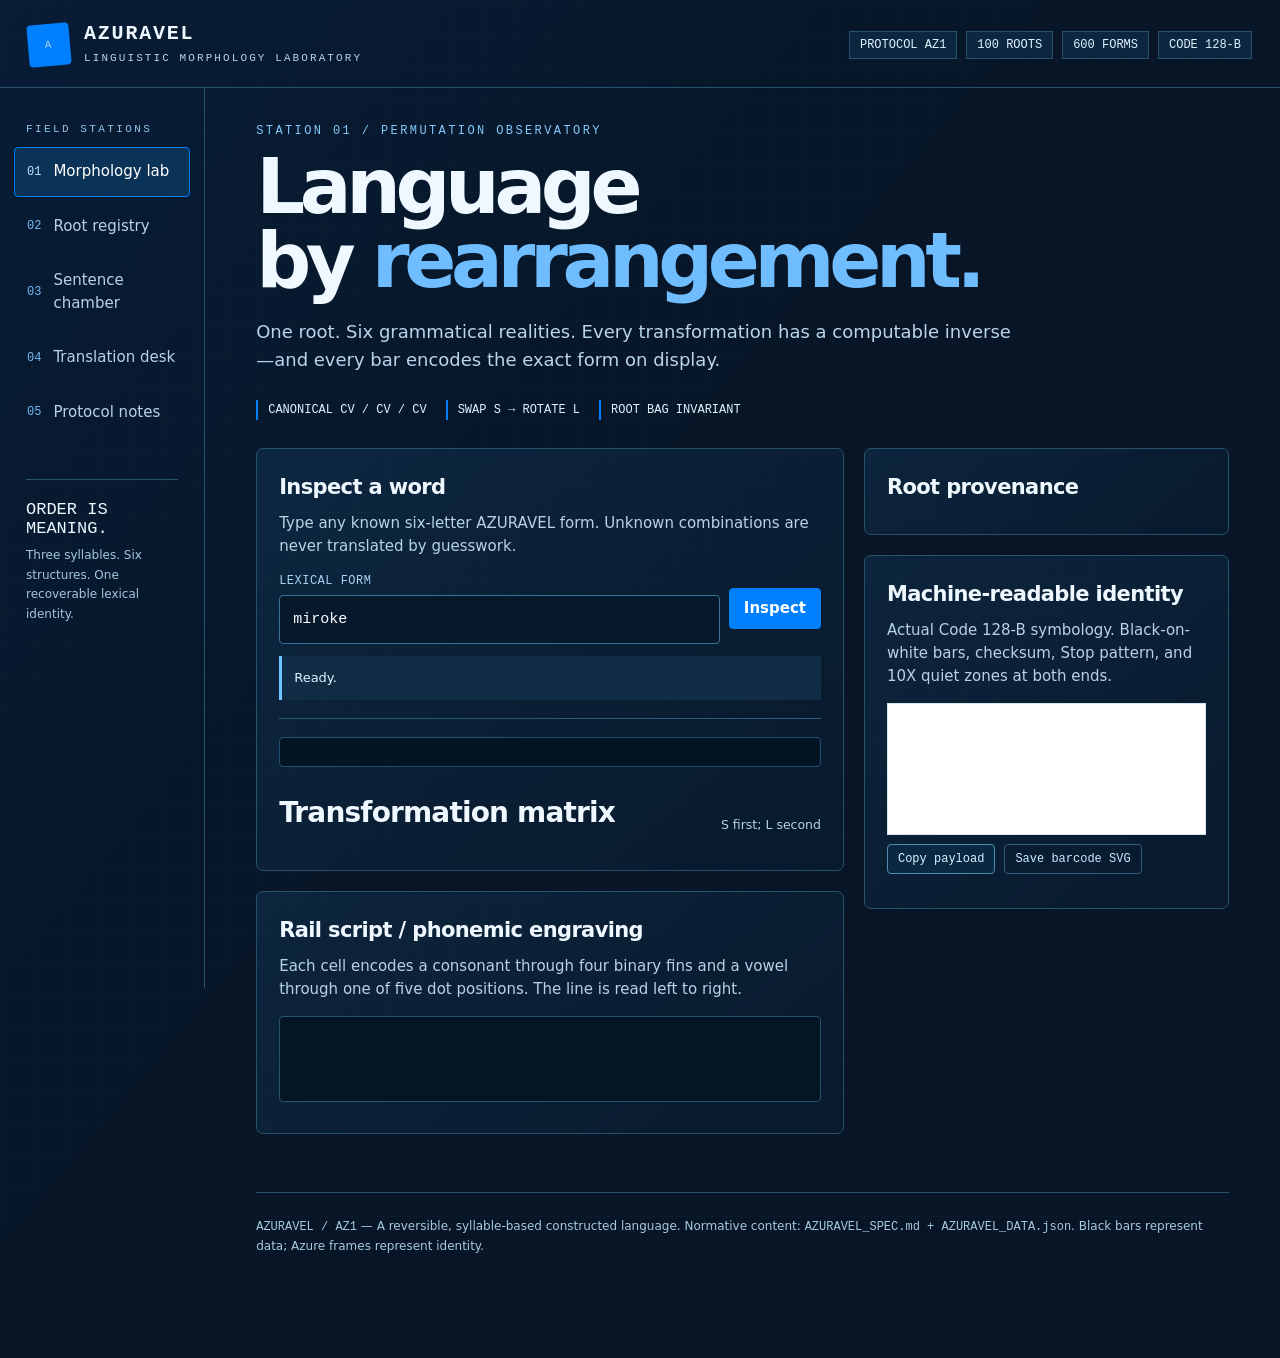
<file: development/atlas_template_base.html>
<!doctype html>
<html lang="en">
<head>
<meta charset="UTF-8">
<meta name="viewport" content="width=device-width,initial-scale=1">
<meta name="color-scheme" content="dark">
<title>AZURAVEL / Linguistic Morphology Laboratory</title>
<style>
:root{--azure:#007FFF;--navy:#071B33;--white:#FFFFFF;--bg:#071526;--panel:#0b2139;--panel2:#10304b;--line:#28516d;--ink:#eff8ff;--muted:#b9d2e6;--pale:#dff3ff;--warn:#ffb7a5;--good:#9ce1cf;--mono:ui-monospace,SFMono-Regular,Consolas,"Liberation Mono",monospace;--display:ui-sans-serif,system-ui,-apple-system,"Segoe UI",sans-serif}
*{box-sizing:border-box}html{scroll-behavior:smooth}body{margin:0;background:var(--bg);color:var(--ink);font:15px/1.55 var(--display);background-image:linear-gradient(130deg,rgba(0,127,255,.07),transparent 48%),linear-gradient(rgba(255,255,255,.017) 1px,transparent 1px),linear-gradient(90deg,rgba(255,255,255,.017) 1px,transparent 1px);background-size:auto,32px 32px,32px 32px}
button,input,select,textarea{font:inherit}button,select{cursor:pointer}button{color:inherit}button:disabled{opacity:.5;cursor:not-allowed}a{color:#9ed7ff}a:hover{text-decoration:none}::selection{background:var(--azure);color:#fff}:focus-visible{outline:3px solid #8bddff;outline-offset:3px}small{color:var(--muted)}.mono,code,pre{font-family:var(--mono)}.top{max-width:1480px;margin:0 auto;padding:22px 28px 19px;border-bottom:1px solid var(--line);display:flex;gap:26px;align-items:center;justify-content:space-between}.brand{display:flex;align-items:center;gap:14px;text-decoration:none;color:inherit}.mark{width:42px;height:42px;display:grid;place-items:center;background:var(--azure);color:#001831;border-radius:4px;font-family:var(--mono);font-size:27px;font-weight:900;transform:rotate(-5deg)}.brand strong{display:block;font:700 20px var(--mono);letter-spacing:.09em}.brand span{font:11px var(--mono);letter-spacing:.19em;color:var(--muted)}.smallmeta{display:flex;gap:9px;flex-wrap:wrap}.smallmeta span{border:1px solid var(--line);padding:6px 10px;color:var(--pale);font:12px var(--mono);background:#0b263e}
.shell{max-width:1480px;margin:0 auto;display:grid;grid-template-columns:205px minmax(0,1fr);min-height:calc(100vh - 84px)}.sidebar{border-right:1px solid var(--line);padding:35px 14px;position:sticky;top:0;height:100vh}.side-label{font:11px var(--mono);color:#92c2e8;letter-spacing:.22em;margin:0 12px 12px}.nav-item{width:100%;text-align:left;background:none;border:1px solid transparent;border-radius:4px;padding:12px;color:var(--muted);display:flex;align-items:center;gap:12px;margin-bottom:5px}.nav-item b{font:12px var(--mono);color:#74baf4}.nav-item[aria-selected="true"]{border-color:var(--azure);background:#0b3357;color:white}.nav-item[aria-selected="true"] b{color:#bce4ff}.side-quote{margin:42px 12px 0;border-top:1px solid var(--line);padding-top:20px;color:#a3c7df;font-size:12px;line-height:1.65}.side-quote em{display:block;color:var(--ink);font:17px var(--mono);font-style:normal;margin-bottom:8px}
main{min-width:0;padding:36px clamp(20px,4vw,62px) 78px}.view[hidden]{display:none!important}.eyebrow{font:12px var(--mono);letter-spacing:.2em;color:#84c8fa;text-transform:uppercase;margin:0 0 12px}.hero h1{font-size:clamp(40px,6vw,78px);line-height:.96;letter-spacing:-.07em;margin:0;font-weight:760}.hero h1 span{color:#6fbdff}.lede{max-width:760px;font-size:18px;color:#bad5ea;margin:20px 0 27px}.ribbon{display:flex;gap:9px;flex-wrap:wrap;margin:22px 0 28px}.ribbon span{border-left:2px solid var(--azure);padding:3px 10px;font:12px var(--mono);color:var(--pale)}
.panel{border:1px solid var(--line);background:linear-gradient(140deg,rgba(22,65,100,.36),rgba(8,26,45,.9));border-radius:7px;padding:22px;margin-bottom:20px;min-width:0}.panel h2,.section-head h2{font-size:21px;letter-spacing:-.03em;margin:0 0 8px}.panel h3{font-size:15px;margin:0 0 10px}.panel p{color:var(--muted);margin:0 0 15px}.panel p:last-child{margin-bottom:0}.cols>div{min-width:0}.cols{display:grid;grid-template-columns:minmax(0,1.45fr) minmax(280px,.9fr);gap:20px}.two{display:grid;grid-template-columns:repeat(2,minmax(0,1fr));gap:15px}.three{display:grid;grid-template-columns:repeat(3,minmax(0,1fr));gap:12px}.field{display:flex;flex-direction:column;gap:7px;min-width:0}.field label{font:12px var(--mono);color:#a8d2f3;letter-spacing:.04em}.textinput,.selectinput,.textarea{width:100%;min-width:0;border:1px solid #397396;background:#06192c;color:var(--white);border-radius:4px;padding:12px 13px;outline:none}.textinput:focus,.selectinput:focus,.textarea:focus{border-color:#86ceff;box-shadow:0 0 0 2px rgba(0,127,255,.2)}.textarea{min-height:110px;resize:vertical;font-family:var(--mono);line-height:1.6}.controls{display:flex;gap:9px;flex-wrap:wrap;align-items:center}.btn{background:var(--azure);color:#fff;border:1px solid var(--azure);border-radius:4px;padding:10px 14px;font-weight:700;line-height:1.3;transition:background .16s ease,transform .16s ease}.btn:hover{background:#146ed0;transform:translateY(-1px)}.btn.alt{background:#092943;border-color:#4d8caf;color:#dbf0ff}.btn.alt:hover{background:#134366}.btn.ghost{background:transparent;border-color:#315f7c;color:#c7eaff}.btn.small{font:12px var(--mono);padding:7px 10px}.readout{background:#051424;border:1px solid #214f71;padding:14px;border-radius:4px;overflow-wrap:anywhere;min-width:0}.readout .word{display:block;color:white;font:700 clamp(31px,3.5vw,55px) var(--mono);line-height:1.12;letter-spacing:-.045em;margin:8px 0}.readout .pron{color:#88d2ff;font:15px var(--mono)}.microtag{font:11px var(--mono);color:#b8dcf6;letter-spacing:.09em;text-transform:uppercase}.good{color:var(--good)}.bad{color:var(--warn)}.notice{padding:12px;border-left:3px solid #70c4ff;background:#112d46;color:var(--pale);font-size:13px;white-space:pre-wrap;overflow-wrap:anywhere}.notice.error{border-color:#ff806d;background:#40272b;color:#ffe0d6}.stat-list{display:grid;grid-template-columns:repeat(2,minmax(0,1fr));gap:10px}.stat{border-top:1px solid #2a607d;padding-top:10px}.stat dt{font:11px var(--mono);color:#9cc8e6}.stat dd{margin:5px 0 0;font-size:16px}.wordrail{overflow-x:auto;padding:14px;background:#041524;border:1px solid #28516d;border-radius:4px;min-height:86px}.wordrail svg{display:block;max-width:100%;height:auto}.rail-label{font:11px var(--mono);color:#8fb7d1;margin:9px 0 0}.states-grid{display:grid;grid-template-columns:repeat(3,minmax(0,1fr));gap:10px;margin-top:14px}.state-card{border:1px solid #2c5a77;text-align:left;background:#0a263e;padding:13px;border-radius:4px;transition:border-color .15s ease,background .15s ease}.state-card:hover{border-color:#70b8ef}.state-card.selected{background:#0b385b;border-color:#56b6ff;box-shadow:inset 0 3px 0 var(--azure)}.state-card strong{display:block;color:var(--white);font:700 22px var(--mono);margin:4px 0}.state-card span{color:var(--muted);display:block;font-size:12px}.state-card .kind{font:10px var(--mono);color:#91ccf5}.barcode-wrap{width:100%;background:#fff;border:1px solid #dae5ed;max-width:100%;overflow-x:auto;overflow-y:hidden;padding:12px 0;min-height:132px}.barcode-wrap svg{display:block;max-width:none;height:104px}.barcode-caption{margin:9px 0;color:#c5e6fb;font:12px var(--mono);overflow-wrap:anywhere}.section-head{display:flex;justify-content:space-between;align-items:end;gap:15px;margin:24px 0 14px}.section-head h2{font-size:28px;margin:0}.rulebar{height:2px;background:linear-gradient(90deg,var(--azure),transparent);margin:24px 0}.tag{display:inline-block;border:1px solid #3f7c9f;border-radius:3px;padding:2px 6px;font:11px var(--mono);color:#cae7fc;margin:0 5px 5px 0}.filterrow{display:flex;gap:5px;flex-wrap:wrap;margin:15px 0}.filter{border:1px solid #315b75;background:#0c2a43;color:#bedef5;font:11px var(--mono);padding:7px 9px;border-radius:3px}.filter[aria-pressed="true"]{background:#007FFF;color:white;border-color:#007FFF}.lexicon-grid{display:grid;grid-template-columns:repeat(2,minmax(0,1fr));gap:11px}.lex-card{background:#0b243d;border:1px solid #2a5473;border-radius:4px;padding:14px;cursor:pointer;min-width:0;text-align:left}.lex-card:hover{border-color:#7fc9ff}.lex-card .lex-header{display:flex;align-items:center;justify-content:space-between;gap:8px}.lex-card strong{font:700 20px var(--mono);color:#fff}.lex-card p{margin:7px 0 0;font-size:13px;color:#b6d6e9}.lex-card .microtag{color:#71b4e4}.sentence-card{border-left:3px solid var(--azure);padding:17px 18px;background:#0a243b;margin:12px 0}.sentence-card .az{font:700 19px/1.55 var(--mono);overflow-wrap:anywhere;color:white}.sentence-card .gloss{font:12px/1.7 var(--mono);color:#9bcae8;overflow-wrap:anywhere}.sentence-card .translation{font-size:16px;color:#edf7ff}.sentence-card .note{font-size:13px;color:var(--muted);margin:8px 0 0}.text-link{border:0;background:none;color:#8dd0ff;text-decoration:underline;padding:0;cursor:pointer}.mini{font-size:12px;color:var(--muted)}.code-sample{font:13px/1.65 var(--mono);white-space:pre-wrap;word-break:break-word;background:#041527;padding:14px;border:1px solid #235274;border-radius:4px}.check-row{display:flex;align-items:center;gap:8px;margin:7px 0;color:var(--ink)}.check-row input{accent-color:var(--azure);width:18px;height:18px}.help-list{padding-left:21px;color:#bcdbeb}.help-list li{margin-bottom:8px}.matrix{width:100%;border-collapse:collapse;font-size:13px}.matrix th,.matrix td{border-bottom:1px solid #2b5673;text-align:left;padding:10px 8px;vertical-align:top}.matrix th{color:#9bd2f8;font:12px var(--mono)}.badge-light{background:#0a3f6b;color:#b9e4ff;padding:3px 7px;font:11px var(--mono);border:1px solid #4287ba}.sr-only{position:absolute!important;width:1px;height:1px;padding:0;margin:-1px;overflow:hidden;clip:rect(0,0,0,0);white-space:nowrap;border:0}footer{margin-top:38px;border-top:1px solid var(--line);padding:24px 0;color:#a7cade;font-size:12px}.divider{height:1px;background:#2e5875;margin:18px 0}.inline-code{font-family:var(--mono);font-size:12px;background:#143451;padding:2px 4px} .visual-proof{font:10px var(--mono);color:#8ccaff;margin:9px 0}#alert{min-height:20px}
@media(max-width:1120px){.cols{grid-template-columns:minmax(0,1fr)}.sidebar{width:180px}.shell{grid-template-columns:180px minmax(0,1fr)}main{padding:28px 27px 55px}}@media(max-width:750px){.top{padding:14px 15px;align-items:flex-start;gap:9px;flex-direction:column}.shell{display:block}.sidebar{height:auto;position:relative;border-right:0;border-bottom:1px solid var(--line);padding:8px 10px;display:flex;overflow-x:auto;gap:5px}.side-label,.side-quote{display:none}.nav-item{min-width:max-content;margin:0;padding:10px}.nav-item b{display:none}main{padding:22px 14px 44px}.panel{padding:16px}.hero h1{font-size:46px}.lede{font-size:16px}.states-grid{grid-template-columns:repeat(2,minmax(0,1fr))}.lexicon-grid,.two,.three{grid-template-columns:1fr}.smallmeta span{padding:4px 6px;font-size:10px}.section-head{align-items:start;flex-direction:column}}
@media(max-width:400px){.states-grid{grid-template-columns:1fr}.readout .word{font-size:33px}}
@media(prefers-reduced-motion:reduce){*,*:before,*:after{scroll-behavior:auto!important;transition:none!important;animation:none!important}}
</style>
</head>
<body>
<header class="top">
 <a class="brand" href="#" id="homebrand"><span class="mark" aria-hidden="true">A</span><div><strong>AZURAVEL</strong><span>LINGUISTIC MORPHOLOGY LABORATORY</span></div></a>
 <div class="smallmeta" aria-label="Protocol metrics"><span>PROTOCOL AZ1</span><span>100 ROOTS</span><span>600 FORMS</span><span>CODE 128-B</span></div>
</header>
<div class="shell">
 <nav class="sidebar" role="tablist" aria-label="Laboratory sections">
  <div class="side-label">FIELD STATIONS</div>
  <button type="button" role="tab" class="nav-item" data-view="lab" aria-selected="true"><b>01</b> Morphology lab</button>
  <button type="button" role="tab" class="nav-item" data-view="lexicon" aria-selected="false"><b>02</b> Root registry</button>
  <button type="button" role="tab" class="nav-item" data-view="syntax" aria-selected="false"><b>03</b> Sentence chamber</button>
  <button type="button" role="tab" class="nav-item" data-view="translate" aria-selected="false"><b>04</b> Translation desk</button>
  <button type="button" role="tab" class="nav-item" data-view="protocol" aria-selected="false"><b>05</b> Protocol notes</button>
  <div class="side-quote"><em>ORDER IS MEANING.</em>Three syllables. Six structures. One recoverable lexical identity.</div>
 </nav>
 <main>
  <div id="alert" aria-live="polite" class="sr-only"></div>
  <section id="view-lab" class="view" role="tabpanel">
   <div class="hero"><p class="eyebrow">STATION 01 / PERMUTATION OBSERVATORY</p><h1>Language<br>by <span>rearrangement.</span></h1><p class="lede">One root. Six grammatical realities. Every transformation has a computable inverse—and every bar encodes the exact form on display.</p></div>
   <div class="ribbon"><span>CANONICAL CV / CV / CV</span><span>SWAP S → ROTATE L</span><span>ROOT BAG INVARIANT</span></div>
   <div class="cols">
    <div>
     <section class="panel" aria-label="Word inspector"><h2>Inspect a word</h2><p>Type any known six-letter AZURAVEL form. Unknown combinations are never translated by guesswork.</p>
      <div class="controls"><div class="field" style="flex:1;min-width:175px"><label for="word-input">LEXICAL FORM</label><input id="word-input" class="textinput mono" value="miroke" autocomplete="off" spellcheck="false" maxlength="30"></div><button id="inspect-btn" class="btn" type="button">Inspect</button></div>
      <div id="word-status" class="notice" role="status" style="margin-top:12px">Ready.</div>
      <div class="divider"></div>
      <div id="selected-word" class="readout" aria-live="polite"></div>
      <div class="section-head"><h2>Transformation matrix</h2><small>S first; L second</small></div>
      <div id="states" class="states-grid" aria-label="Six lexical arrangements"></div>
     </section>
     <section class="panel"><h2>Rail script / phonemic engraving</h2><p>Each cell encodes a consonant through four binary fins and a vowel through one of five dot positions. The line is read left to right.</p><div id="rail-output" class="wordrail"></div><div id="rail-caption" class="rail-label"></div></section>
    </div>
    <div>
     <section class="panel"><h2>Root provenance</h2><div id="root-details"></div></section>
     <section class="panel"><h2>Machine-readable identity</h2><p>Actual Code 128-B symbology. Black-on-white bars, checksum, Stop pattern, and 10X quiet zones at both ends.</p><div id="barcode-display" class="barcode-wrap" aria-label="Code 128 barcode"></div><div id="barcode-caption" class="barcode-caption"></div><div class="controls"><button id="copy-payload" type="button" class="btn alt small">Copy payload</button><button id="download-barcode" type="button" class="btn ghost small">Save barcode SVG</button></div><div id="barcode-meta" class="microtag" style="margin-top:12px"></div></section>
    </div>
   </div>
  </section>
  <section id="view-lexicon" class="view" role="tabpanel" hidden>
   <p class="eyebrow">STATION 02 / ROOT REGISTRY</p><div class="hero"><h1>100 <span>lexical cores.</span></h1><p class="lede">The root registry is closed for AZ1. Every root admits six and only six structurally unique interpretations.</p></div>
   <div class="panel"><div class="field"><label for="root-search">SEARCH ROOT, ENGLISH CONCEPT, OR ID</label><input id="root-search" class="textinput" placeholder="Try: memory / I06 / kemiro" autocomplete="off"></div><div class="filterrow" id="domain-filters" aria-label="Filter semantic domains"></div><div id="lex-count" class="microtag" aria-live="polite"></div></div>
   <div id="lex-items" class="lexicon-grid"></div>
  </section>
  <section id="view-syntax" class="view" role="tabpanel" hidden>
   <p class="eyebrow">STATION 03 / SYNTACTIC REACTOR</p><div class="hero"><h1>Build a <span>sentence.</span></h1><p class="lede">The surface arrangement marks each word's semantic role; particles build the clause. The machine enforces a fixed order instead of forgiving malformed text.</p></div>
   <div class="panel"><h2>Clause assembler</h2><p>Choose a subject, event root, transformations, and optional grammar. A patient automatically requires causative <code>ko</code>; all output is passed through the same strict parser.</p>
    <div class="three">
     <div class="field"><label for="b-subject">ACTOR</label><select id="b-subject" class="selectinput"></select></div>
     <div class="field"><label for="b-concept">PREDICATE ROOT</label><select id="b-concept" class="selectinput"></select></div>
     <div class="field"><label for="b-role">EVENT TYPE</label><select id="b-role" class="selectinput"><option value="01">Manifestation / EVT</option><option value="12">Counter-event / CTR</option></select></div>
     <div class="field"><label for="b-patient">PATIENT (OPTIONAL)</label><select id="b-patient" class="selectinput"></select></div>
     <div class="field"><label for="b-recipient">RECIPIENT (OPTIONAL)</label><select id="b-recipient" class="selectinput"></select></div>
     <div class="field"><label for="b-tense">TENSE</label><select id="b-tense" class="selectinput"><option value="">Present/generic</option><option value="mi">Past</option><option value="mu">Future</option></select></div>
     <div class="field"><label for="b-aspect">ASPECT</label><select id="b-aspect" class="selectinput"><option value="">Simple</option><option value="ne">Ongoing</option><option value="nu">Completed</option></select></div>
     <div class="field"><label for="b-modal">EPISTEMIC</label><select id="b-modal" class="selectinput"><option value="">Unmarked</option><option value="pa">Possible</option><option value="pe">Certain</option></select></div>
     <div class="field"><label for="b-mode">CLAUSE MOOD</label><select id="b-mode" class="selectinput"><option value="statement">Statement</option><option value="question">Question</option><option value="imperative">Command</option></select></div>
    </div>
    <div class="controls" style="gap:18px;margin:17px 0 16px"><label class="check-row"><input id="b-neg" type="checkbox"> Negate / sa</label><label class="check-row"><input id="b-ko" type="checkbox"> Cause / ko</label><label class="check-row"><input id="b-lo" type="checkbox"> Reciprocal / lo</label><label class="check-row"><input id="b-ke" type="checkbox"> Emphasis / ke</label></div>
    <div class="controls"><button id="build-btn" type="button" class="btn">Compile sentence</button><button id="builder-to-parser" type="button" class="btn alt">Inspect in translator</button></div>
    <div id="build-status" class="notice" role="status" style="margin:13px 0"></div><div id="build-output" class="code-sample" aria-live="polite"></div>
   </div>
   <div class="section-head"><h2>Twenty analyzed utterances</h2><small>Click to inspect</small></div><div id="examples"></div>
  </section>
  <section id="view-translate" class="view" role="tabpanel" hidden>
   <p class="eyebrow">STATION 04 / BI-DIRECTIONAL INTERPRETATION</p><div class="hero"><h1>Translate.<br><span>Validate.</span></h1><p class="lede">Controlled English is supported, but open-ended translation is not faked. The parser explains precisely what each known morpheme does.</p></div>
   <div class="cols">
    <div>
     <section class="panel"><h2>AZURAVEL → analysis</h2><p>Paste a native sentence. It must use exactly the particle order and word states documented in the specification.</p><div class="field"><label for="az-input">NATIVE ROMANIZATION</label><textarea id="az-input" class="textarea" spellcheck="false">ta ya mu miroke.</textarea></div><div class="controls" style="margin-top:10px"><button id="az-parse" type="button" class="btn">Parse AZ1</button><button type="button" id="az-sample" class="btn alt">Load example</button></div><div id="az-result" class="notice" style="margin-top:12px" role="status"></div><div id="az-details"></div></section>
     <section class="panel"><h2>English → controlled AZ1</h2><p>Supported form: “I/you/we/they [will|did] [not|may|certainly] known-verb”. For any registered concept, use “manifest concept”.</p><div class="field"><label for="english-input">CONTROLLED ENGLISH</label><input id="english-input" class="textinput" value="I will travel" spellcheck="false"></div><div class="controls" style="margin-top:10px"><button id="english-convert" class="btn" type="button">Convert</button><button id="english-to-parser" class="btn alt" type="button">Open in parser</button></div><div id="english-result" class="notice" style="margin-top:12px" role="status"></div></section>
    </div>
    <div>
     <section class="panel"><h2>Barcode payload decoder</h2><p>Paste a value from a scanner, or copy a payload from the morphology lab. This verifies version, root ID, transformation flags, and surface text.</p><div class="field"><label for="scan-input">SCANNED CODE 128 TEXT</label><input id="scan-input" class="textinput mono" value="AZ1|I01|0|1|miroke" spellcheck="false"></div><button id="scan-decode" type="button" class="btn" style="margin-top:11px">Decode & verify</button><div id="scan-result" class="notice" style="margin-top:12px" role="status"></div><small>For camera/image scanning, use an external Code 128 reader; this field verifies the decoded text. The native Python reference additionally decodes raw bar/space module sequences.</small></section>
     <section class="panel"><h2>Strict grammar, honest limits</h2><p>AZ1 is finite. It rejects unsupported English verbs, unregistered roots, malformed tense sequences, invalid patients, and arbitrary scrambled text. That is a feature, not an absence of creativity.</p><div class="code-sample">ta [AGENT] no [PATIENT] mi nu sa pa ko ke [EVENT].

Case → Tense → Aspect → Negation → Modality → Causative → Emphasis → Predicate</div></section>
    </div>
   </div>
  </section>
  <section id="view-protocol" class="view" role="tabpanel" hidden>
   <p class="eyebrow">STATION 05 / REFERENCE PROTOCOL</p><div class="hero"><h1>The rules <span>beneath</span><br>the spectacle.</h1><p class="lede">Everything displayed here is deterministic. The governing Markdown specification carries the detailed grammar and complete lexical examples.</p></div>
   <div class="panel"><h2>The six-state permutation algebra</h2><p>Split a canonical root into distinct CV syllables A B C. First optionally swap A and B, then rotate left zero, once, or twice. The reverse process identifies root and state without a vocabulary of 600 memorized words.</p><table class="matrix"><thead><tr><th>State</th><th>Order</th><th>Role</th><th>Productive meaning</th></tr></thead><tbody id="protocol-states"></tbody></table></div>
   <div class="two"><section class="panel"><h2>Consonant rail / 4 bits</h2><p>A fixed spine with binary fins encodes one consonant; the dot on the right encodes one of five vowels.</p><div id="glyph-legend" class="wordrail"></div><small>Root consonants: k l m n r s t v. Additional particle consonants: d y p.</small></section><section class="panel"><h2>Serialization</h2><p>Five ASCII fields. No gaps, guesswork, decorative bars, or variable alphabet.</p><div class="code-sample">AZ1|I01|0|1|miroke
 ^   ^   ^ ^   ^
 ver ID  S L  surface

Code 128-B: START 104
Data: ASCII(character)-32
Check: (104 + Σ position×value) mod 103
STOP: 106
Quiet: ≥10 X each side</div></section></div>
   <div class="panel"><h2>Phoneme and particle register</h2><p>Roots use /k l m n ɾ s t v/ with /a e i o u/. Short particles additionally use /d j p/. Each CV rail cell is unambiguous. The second syllable of lexical words bears stress.</p><table class="matrix"><thead><tr><th>Particle</th><th>Gloss</th><th>Function</th></tr></thead><tbody id="protocol-particles"></tbody></table></div>
   <div class="panel"><h2>Known boundaries of version AZ1</h2><ul class="help-list"><li>Exactly 100 dictionary roots; unknown bags are not assigned meanings.</li><li>Exactly six forms per root; arbitrary chains normalize to S/L states.</li><li>Simple declaratives, imperatives, one-level possession, non-nested conditionals, and one-level clause coordination.</li><li>Full English, cultural pragmatics, arbitrary compound interleaving, and speech synthesis are not supported.</li><li>Barcode presentation is actual Code 128-B. The app itself validates text from a hardware/software decoder rather than directly scanning camera pixels.</li><li>The browser is a self-contained HTML artifact: no accounts, network requests, or external JavaScript dependencies.</li></ul></div>
  </section>
  <footer><span class="mono">AZURAVEL / AZ1</span> — A reversible, syllable-based constructed language. Normative content: <span class="mono">AZURAVEL_SPEC.md + AZURAVEL_DATA.json</span>. Black bars represent data; Azure frames represent identity.</footer>
 </main>
</div>
<script id="az-data" type="application/json">__AZURAVEL_JSON__</script>
<script>
(()=>{'use strict';
const DATA=JSON.parse(document.querySelector('#az-data').textContent);
const entries=DATA.entries, particles=DATA.particles, states=DATA.states;
const byId=new Map(entries.map(e=>[e.id,e]));
const byRoot=new Map(entries.map(e=>[e.root,e]));
const byConcept=new Map(entries.map(e=>[e.concept,e]));
const byForm=new Map(entries.flatMap(e=>e.forms.map(f=>[f.word,{entry:e,form:f}])));
const VOW=DATA.vowels, ROOT_C=DATA.root_consonants, CON=DATA.consonants, PATTERNS=DATA.code128_patterns;
let chosen=entries[0],chosenState='01',currentPayload='',currentBarcodeSVG='',currentBuilder='',lastEnglish='';
const $=id=>document.getElementById(id);
const escapeHTML=s=>String(s).replace(/[&<>"']/g,c=>({'&':'&amp;','<':'&lt;','>':'&gt;','"':'&quot;',"'":'&#39;'}[c]));
const setHTML=(id,html)=>$(id).innerHTML=html;
const msg=(id,text,error=false)=>{const el=$(id);el.textContent=text;el.classList.toggle('error',!!error);el.setAttribute('data-error',String(!!error));};
const announce=text=>{$('alert').textContent=text;};
function showView(name){for(const v of document.querySelectorAll('.view'))v.hidden=v.id!=='view-'+name;for(const n of document.querySelectorAll('.nav-item'))n.setAttribute('aria-selected',String(n.dataset.view===name));window.scrollTo({top:0,behavior:'instant'});}
function phoneme(word){const p=word.replace(/r/g,'ɾ').replace(/y/g,'j');return word.length===6?p.slice(0,2)+'ˈ'+p.slice(2):p;}
function tokens(str){if(!str||!str.trim())throw Error('The sentence is empty.');if(/[^a-z.?!;\s]/.test(str))throw Error('Only lowercase native words, spaces, and . ? ! ; are permitted.');return str.match(/[a-z]+|[.?!;]/g)||[];}
function syllables(word){if(!/^[a-z]{6}$/.test(word))throw Error('A lexical form needs exactly three CV syllables (6 lowercase letters).');const ss=[word.slice(0,2),word.slice(2,4),word.slice(4,6)];if(ss.some(s=>!ROOT_C.includes(s[0])||!VOW.includes(s[1])))throw Error('Illegal CV root syllable.');if(new Set(ss.map(s=>s[0])).size!==3)throw Error('Three root consonants must be distinct.');return ss;}
function canonical(word){return syllables(word).sort((a,b)=>ROOT_C.indexOf(a[0])-ROOT_C.indexOf(b[0])).join('');}
function transform(root,s,r){if(![0,1].includes(s)||![0,1,2].includes(r))throw Error('Invalid S/L indices.');if(canonical(root)!==root)throw Error('Noncanonical root.');const ss=syllables(root);if(s)[ss[0],ss[1]]=[ss[1],ss[0]];return [...ss.slice(r),...ss.slice(0,r)].join('');}
function inspect(word){const root=canonical(word),entry=byRoot.get(root);if(!entry)throw Error('Unknown root bag: '+root+'. No dictionary meaning exists.');const form=entry.forms.find(f=>f.word===word);if(!form)throw Error('Illegal permutation.');return {entry,form};}
function serialize(word){const {entry,form}=inspect(word);return `AZ1|${entry.id}|${form.state[0]}|${form.state[1]}|${word}`;}
function decodePayload(str){if(!/^AZ1\|[A-Z][0-9]{2}\|[01]\|[012]\|[a-z]{6}$/.test(str))throw Error('Bad AZ1 layout, version or character set.');const [,id,s,r,word]=str.split('|'),entry=byId.get(id);if(!entry)throw Error('Unregistered lexical ID: '+id);if(transform(entry.root,Number(s),Number(r))!==word)throw Error('State/ID/surface mismatch. Expected '+transform(entry.root,Number(s),Number(r))+'.');return inspect(word);}
function code128(text){if(!text||[...text].some(c=>c.charCodeAt(0)<32||c.charCodeAt(0)>126))throw Error('Code 128-B requires printable ASCII.');const seq=[104,...[...text].map(c=>c.charCodeAt(0)-32)];const check=(104+seq.slice(1).reduce((sum,x,i)=>sum+(i+1)*x,0))%103;return {seq:[...seq,check,106],check};}
function barcodeSVG(text){const {seq,check}=code128(text),n=seq.reduce((a,i)=>a+PATTERNS[i].split('').reduce((x,y)=>x+Number(y),0),20),xmod=3,h=104;let x=10,rects='';for(const code of seq){for(const [i,v] of [...PATTERNS[code]].entries()){const width=Number(v);if(i%2===0)rects+=`<rect x="${x*xmod}" y="0" width="${width*xmod}" height="${h}"/>`;x+=width;}}const svg=`<svg xmlns="http://www.w3.org/2000/svg" role="img" aria-label="Code 128 barcode" width="${n*xmod}" height="${h}" viewBox="0 0 ${n*xmod} ${h}"><rect width="100%" height="100%" fill="#ffffff"/><g fill="#000000">${rects}</g></svg>`;return {svg,check,modules:n};}
function renderRail(word){const pieces=word.match(/.{2}/g),total=pieces.length*27+10;let content='';for(let idx=0;idx<pieces.length;idx++){const cv=pieces[idx],cx=idx*27+4,conIdx=CON.indexOf(cv[0]),vowIdx=VOW.indexOf(cv[1]);if(conIdx===-1||vowIdx===-1)throw Error('Syllable cannot be mapped to Rail.');content+=`<g transform="translate(${cx},3)"><rect x="0" y="0" width="25" height="63" rx="2" fill="#072440" stroke="#377da9"/><line x1="5" y1="8" x2="5" y2="55" stroke="#69c5ff" stroke-width="2"/>`;for(let bit=0;bit<4;bit++)if(conIdx&(1<<bit))content+=`<line x1="5" y1="${14+10*bit}" x2="12" y2="${14+10*bit}" stroke="#e3f7ff" stroke-width="2"/>`;content+=`<circle cx="19" cy="${12+10*vowIdx}" r="3.4" fill="#7dd2ff"/><text x="12.5" y="61" text-anchor="middle" fill="#b7dafa" font-family="monospace" font-size="5.7">${cv}</text></g>`;}return `<svg xmlns="http://www.w3.org/2000/svg" role="img" aria-label="Rail glyphs for ${escapeHTML(word)}" viewBox="0 0 ${total} 71" width="${total*2.5}" height="177" style="width:${Math.round(total*2.5)}px;max-width:100%">${content}</svg>`;}
function renderSelected(){const f=chosen.forms.find(x=>x.state===chosenState);const picked=inspect(f.word);currentPayload=serialize(f.word);const b=barcodeSVG(currentPayload);currentBarcodeSVG=b.svg;
 setHTML('selected-word',`<span class="microtag">${escapeHTML(chosen.id)} / ${escapeHTML(chosen.domain)} / ${escapeHTML(f.role)}</span><span class="word">${escapeHTML(f.word)}</span><span class="pron">/${escapeHTML(f.ipa)}/</span><div class="divider"></div><div class="microtag">${escapeHTML(f.derivation)} / ${escapeHTML(f.meaning)}</div>`);
 setHTML('root-details',`<div class="stat-list"><div class="stat"><dt>CANONICAL ROOT</dt><dd class="mono">${escapeHTML(chosen.root)}</dd></div><div class="stat"><dt>ROOT PRONUNCIATION</dt><dd class="mono">/${escapeHTML(chosen.ipa)}/</dd></div><div class="stat"><dt>LEXICAL CONCEPT</dt><dd>${escapeHTML(chosen.concept)}</dd></div><div class="stat"><dt>PERMUTATION STATE</dt><dd class="mono">${escapeHTML(f.state)} / ${escapeHTML(f.role)}</dd></div></div><div class="divider"></div><p>${escapeHTML(chosen.definition)}.</p><span class="tag">INVARIANT: ${escapeHTML(chosen.root.match(/.{2}/g).join(' · '))}</span><span class="tag">${escapeHTML(chosen.domain)}</span>`);
 setHTML('states',chosen.forms.map(st=>`<button class="state-card ${st.state===chosenState?'selected':''}" data-state="${st.state}" type="button" aria-pressed="${st.state===chosenState}"><span class="kind">${st.state} / ${escapeHTML(st.derivation)} / ${escapeHTML(st.role)}</span><strong>${escapeHTML(st.word)}</strong><span>${escapeHTML(st.meaning)}</span></button>`).join(''));
 setHTML('rail-output',renderRail(f.word));$('rail-caption').textContent='READOUT: '+f.word.match(/.{2}/g).join(' / ')+'  •  '+f.role+'  •  canonical bag '+chosen.root;
 setHTML('barcode-display',b.svg);$('barcode-caption').textContent=currentPayload+'   |   '+f.word+' — '+chosen.concept+'/'+f.role+' — '+chosen.id;
 $('barcode-meta').textContent='CODE 128-B / START 104 / CHECK '+b.check+' / STOP 106 / '+b.modules+' X MODULES / 10X QUIET EACH SIDE';
 for(const btn of $('states').querySelectorAll('button'))btn.addEventListener('click',()=>{chosenState=btn.dataset.state;renderSelected();announce('Selected '+chosen.forms.find(f=>f.state===chosenState).word);});}
function choose(word){try{const {entry,form}=inspect(word);chosen=entry;chosenState=form.state;$('word-input').value=word;msg('word-status','Valid lexical form. Canonical root '+chosen.root+'; registered state '+form.role+'.');renderSelected();announce('Word inspected: '+word);}catch(err){msg('word-status',err.message,true);announce('Inspection error: '+err.message);}}
function renderLexicon(){const term=$('root-search').value.toLowerCase().trim(),active=document.querySelector('.filter[aria-pressed="true"]')?.dataset.domain||'All';const filtered=entries.filter(e=>(active==='All'||e.domain===active)&&[e.root,e.id,e.concept,e.definition,e.domain].some(x=>x.toLowerCase().includes(term)));
 $('lex-count').textContent=`${filtered.length} / 100 REGISTERED ROOTS`;setHTML('lex-items',filtered.map(e=>`<button type="button" class="lex-card" data-root="${e.root}"><div class="lex-header"><span class="microtag">${e.id} · ${escapeHTML(e.domain)}</span><span class="badge-light">6 states</span></div><strong>${e.root}</strong><p><b>${escapeHTML(e.concept)}</b> — ${escapeHTML(e.definition)}</p></button>`).join('')||'<div class="notice">No registered root matches this filter.</div>');
 for(const b of $('lex-items').querySelectorAll('[data-root]'))b.addEventListener('click',()=>{choose(b.dataset.root);showView('lab');});}
function renderExamples(){setHTML('examples',DATA.sentences.map(s=>`<article class="sentence-card"><div class="microtag">EXAMPLE ${String(s.id).padStart(2,'0')} / ${escapeHTML(s.tag)}</div><div class="az">${escapeHTML(s.az)}</div><div class="mini mono">${escapeHTML(s.ipa)}</div><div class="gloss">${escapeHTML(s.gloss)}</div><div class="translation">${escapeHTML(s.en)}</div><p class="note">${escapeHTML(s.note)}</p><button class="btn ghost small" type="button" data-example="${s.id}">Analyze this sentence</button></article>`).join(''));for(const b of $('examples').querySelectorAll('[data-example]'))b.addEventListener('click',()=>{const s=DATA.sentences[Number(b.dataset.example)-1];$('az-input').value=s.az;showView('translate');showAZAnalysis();});}
const PRON=new Set(['ya','yu','yi','yo','ye']);
function parseNP(t,i){let plural=false;if(t[i]==='la'){plural=true;i++;}const head=t[i];if(!head)throw Error('Expected nominal after case marker.');if(PRON.has(head)){if(plural)throw Error('Pronouns already encode number; la before a pronoun is illegal.');}else if(!byForm.has(head)||!['CONC','SRC','PAT','RES'].includes(byForm.get(head).form.role))throw Error(head+' is not a licensed nominal.');i++;
 if(t[i]==='li'){if(plural)throw Error('la before a possessor is unsupported in AZ1.');i++;const possessed=t[i];if(!possessed||!byForm.has(possessed)||!['CONC','SRC','PAT','RES'].includes(byForm.get(possessed).form.role))throw Error('Possessed head must be a nominal lexical form.');return [{head:possessed,possessor:head,plural:false},i+1];}return [{head,plural},i];}
function parseSimple(t){if(!t.length)throw Error('Finite clause is empty.');let i=0,imperative=t[0]==='va';if(imperative)i++;let args={};for(const role of (imperative?['no','di','lu']:['ta','no','di','lu']))if(t[i]===role){[args[role],i]=parseNP(t,i+1);}if(!imperative&&!args.ta)throw Error('A declarative needs an explicit ta-actor.');const features={};for(const [name,allowed] of [['tense',['mi','mu']],['aspect',['ne','nu']],['negation',['sa']],['modality',['pa','pe']],['causative',['ko']],['reciprocal',['lo']],['emphasis',['ke']]])if(allowed.includes(t[i]))features[name]=t[i++];const predicate=t[i++];if(predicate!=='ra'&&(!byForm.has(predicate)||!['EVT','CTR'].includes(byForm.get(predicate).form.role)))throw Error('Final predicate must be EVT/CTR or identity copula ra.');const question=t[i]==='ri';if(question)i++;if(i!==t.length)throw Error('Unexpected/out-of-order token after predicate: '+t.slice(i).join(' '));if(predicate==='ra'){if(imperative||!args.no||['aspect','causative','reciprocal'].some(k=>features[k]))throw Error('ra needs a patient complement and forbids imperative, aspect, causative, reciprocity.');}else if(args.no&&!features.causative)throw Error('An event with no-patient requires causative ko.');if(features.reciprocal){const a=args.ta;if(imperative||!a||!(a.plural||['yi','yo'].includes(a.head)))throw Error('Reciprocal lo requires plural actor.');}return {type:'simple',imperative,args,features,predicate,question};}
function parseAZ(src){const t=tokens(src);let buffer=[],list=[];for(const x of t){if('.?!;'.includes(x)){if(!buffer.length)throw Error('Empty clause before punctuation.');list.push([buffer,x]);buffer=[];}else buffer.push(x);}if(buffer.length)throw Error('Clause needs terminating . ? ! or ;');return list.map(([b,punct])=>{let node,question,imp;if(b[0]==='se'){if(b.filter(x=>x==='se').length!==1||b.filter(x=>x==='si').length!==1)throw Error('Only one non-nested se...si condition allowed.');const i=b.indexOf('si'),ante=parseSimple(b.slice(1,i)),then=parseSimple(b.slice(i+1));if(ante.question||ante.imperative)throw Error('Conditional antecedent cannot be a question or command.');node={type:'conditional',ante,then};question=then.question;imp=then.imperative;}else{node=parseSimple(b);question=node.question;imp=node.imperative;}if(punct==='?'&&!question)throw Error('? requires ri.');if(punct==='!'&&!imp)throw Error('! reserved for va imperative.');if('.;'.includes(punct)&&question)throw Error('ri must end with ?.');node.punctuation=punct;return node;});}
function glossText(src){return tokens(src).map(t=>{if('.?!;'.includes(t))return t;if(particles[t])return particles[t].gloss;const x=byForm.get(t);if(!x)throw Error('Unrecognized morpheme: '+t);return x.entry.concept.toUpperCase()+'.'+x.form.role;}).join(' ');}
function ipaText(src){return '/'+tokens(src).map(x=>'.?!;'.includes(x)?x:phoneme(x)).join(' ')+'/';}
function npEnglish(np){const d={'ya':'I','yu':'you','yi':'we','yo':'they','ye':'they (singular)'};let value=d[np.head]||byForm.get(np.head)?.entry.concept||np.head;if(np.plural)value+=' (plural)';if(np.possessor)value=(d[np.possessor]||byForm.get(np.possessor)?.entry.concept||np.possessor)+'’s '+value;return value;}
function summary(node){if(node.type==='conditional')return 'IF ['+summary(node.ante)+'] THEN ['+summary(node.then)+']';const parts=[];for(const [role,name] of [['ta','actor'],['no','patient'],['di','recipient'],['lu','location']])if(node.args[role])parts.push(`${name}=${npEnglish(node.args[role])}`);for(const [role,token] of Object.entries(node.features))parts.push(role+'='+particles[token].english);if(node.predicate==='ra')parts.push('identity/classification');else{const d=byForm.get(node.predicate);parts.push(d.form.role==='EVT'?'EVENT: '+d.entry.concept+' manifests':'COUNTER-EVENT: '+d.entry.concept+' is counteracted');}if(node.imperative)parts.push('imperative');if(node.question)parts.push('question');return parts.join('; ');}
function literalEnglish(node){
 if(node.type==='conditional')return 'If '+literalEnglish(node.ante)+', then '+literalEnglish(node.then);
 const a=node.args.ta?npEnglish(node.args.ta):'you';const v=node.predicate==='ra'?'be classified as '+npEnglish(node.args.no):null;
 const info=node.predicate==='ra'?null:byForm.get(node.predicate);
 let verb=v||(info.form.role==='EVT'?'manifest '+info.entry.concept:'counteract '+info.entry.concept);
 if(node.features.causative){verb='cause '+(node.args.no?npEnglish(node.args.no):'an affected entity')+' to '+verb;}
 if(node.args.di)verb+=' toward '+npEnglish(node.args.di);
 if(node.args.lu)verb+=' at '+npEnglish(node.args.lu);
 if(node.features.reciprocal)verb+=' with one another';
 if(node.features.emphasis)verb+=' (emphatically)';
 if(node.features.aspect==='ne')verb='be in the process of '+verb;
 if(node.features.aspect==='nu')verb='have completed '+verb;
 if(node.features.modality==='pa')verb='possibly '+verb;
 if(node.features.modality==='pe')verb='certainly '+verb;
 if(node.features.negation)verb='not '+verb;
 if(node.features.tense==='mi')verb='did '+verb;
 if(node.features.tense==='mu')verb='will '+verb;
 const text=(node.imperative?'(you) '+verb:a+' '+verb);
 return node.question?'Is it the case that '+text+'?':text;
}
function translationFor(raw,ast){const found=DATA.sentences.find(x=>x.az===raw.trim());if(found)return {english:found.en,source:'CURATED ENGLISH / VERIFIED SAMPLE'};return {english:ast.map(literalEnglish).join('; ')+'.',source:'COMPOSITIONAL ENGLISH / CONTROLLED RENDERING'};}
function showAZAnalysis(){try{const raw=$('az-input').value,ast=parseAZ(raw),translation=translationFor(raw,ast);msg('az-result','VALID AZ1 · '+ast.length+' clause'+(ast.length!==1?'s':'')+' · all roots and roles resolved.');setHTML('az-details',`<div class="divider"></div><span class="microtag">${escapeHTML(translation.source)}</span><div class="code-sample">${escapeHTML(translation.english)}</div><div class="microtag" style="margin-top:12px">PHONETIC TRANSCRIPTION</span><div class="code-sample">${escapeHTML(ipaText(raw))}</div><div class="microtag" style="margin-top:12px">MORPHEME-BY-MORPHEME GLOSS</div><div class="code-sample">${escapeHTML(glossText(raw))}</div><div class="microtag" style="margin-top:12px">COMPOSITIONAL INTERPRETATION</div><div class="code-sample">${escapeHTML(ast.map(summary).join('\n'))}</div>`);announce('AZURAVEL sentence parsed');}catch(e){msg('az-result',e.message,true);setHTML('az-details','');announce('Parse error: '+e.message);}}
function englishMini(str){const text=str.toLowerCase().trim().replace(/[.!?]$/,'');const m=text.match(/^(i|you|we|they) (?:(will|did) )?(?:(not|may|certainly) )?([a-z]+(?: [a-z]+)?)$/);if(!m)throw Error('Unsupported controlled-English structure. Use: I will travel; we may hope; you manifest trust.');const [,who,tense,modal,phrase]=m;let concept;if(phrase.startsWith('manifest '))concept=phrase.slice(9);else{const hits=entries.filter(e=>e.verb_alias===phrase);if(hits.length!==1)throw Error('Unmapped English event: '+phrase);concept=hits[0].concept;}const e=byConcept.get(concept);if(!e)throw Error('Unknown lexical concept: '+concept);const t=['ta',({i:'ya',you:'yu',we:'yi',they:'yo'})[who]];if(tense)t.push({will:'mu',did:'mi'}[tense]);if(modal)t.push({not:'sa',may:'pa',certainly:'pe'}[modal]);t.push(e.forms[1].word);const answer=t.join(' ')+'.';parseAZ(answer);return answer;}
function showEnglish(){try{lastEnglish=englishMini($('english-input').value);msg('english-result','VALID CONTROLLED ENGLISH → '+lastEnglish);announce('English converted');}catch(e){lastEnglish='';msg('english-result',e.message,true);announce('Conversion error: '+e.message);}}
function scanDecode(){try{const raw=$('scan-input').value,det=decodePayload(raw);msg('scan-result',`VALID AZ1 payload\nRoot: ${det.entry.root} / ${det.entry.concept} (${det.entry.id})\nSurface: ${det.form.word} / ${det.form.role}\nTransformation: ${det.form.derivation}\nMeaning: ${det.form.meaning}`);announce('Payload verified');}catch(e){msg('scan-result',e.message,true);announce('Barcode decoding error: '+e.message);}}
function optionsForNoun(){return `<option value="">None</option>`+entries.map(e=>`<option value="${e.root}">${e.concept} · ${e.root}</option>`).join('');}
function fillBuilder(){setHTML('b-subject',[['ya','I · ya'],['yu','you · yu'],['yi','we · yi'],['yo','they · yo'],['ye','they singular · ye'],...entries.map(e=>[e.root,e.concept+' · '+e.root])].map(([v,k])=>`<option value="${v}">${escapeHTML(k)}</option>`).join(''));
 setHTML('b-concept',entries.map(e=>`<option value="${e.id}">${escapeHTML(e.concept)} · ${e.root}</option>`).join(''));
 $('b-concept').value=byConcept.get('creation').id;setHTML('b-patient',optionsForNoun());setHTML('b-recipient','<option value="">None</option>'+[['yu','you'],['ya','me'],['yi','us'],['yo','them'],...entries.map(e=>[e.root,e.concept])].map(([v,k])=>`<option value="${v}">${escapeHTML(k)}</option>`).join(''));$('b-tense').value='mu';}
function makeBuilder(){const subject=$('b-subject').value,concept=byId.get($('b-concept').value),state=$('b-role').value,patient=$('b-patient').value,recipient=$('b-recipient').value,tense=$('b-tense').value,aspect=$('b-aspect').value,modal=$('b-modal').value,mood=$('b-mode').value,causative=$('b-ko').checked||!!patient;const parts=[];
 if(mood==='imperative')parts.push('va');else parts.push('ta',subject);
 if(patient)parts.push('no',patient);if(recipient)parts.push('di',recipient);if(tense&&mood!=='imperative')parts.push(tense);if(aspect)parts.push(aspect);if($('b-neg').checked)parts.push('sa');if(modal)parts.push(modal);if(causative)parts.push('ko');if($('b-lo').checked)parts.push('lo');if($('b-ke').checked)parts.push('ke');parts.push(concept.forms.find(f=>f.state===state).word);if(mood==='question')parts.push('ri');const result=parts.join(' ')+(mood==='question'?'?':mood==='imperative'?'!':'.');parseAZ(result);return result;}
function showBuilder(){try{currentBuilder=makeBuilder();msg('build-status','VALID AZ1 · '+(currentBuilder.includes(' ko ')?'causative enabled · ':'')+'sentence compiled');setHTML('build-output',`${escapeHTML(currentBuilder)}\n\n${escapeHTML(glossText(currentBuilder))}\n\n${escapeHTML(ipaText(currentBuilder))}`);announce('Sentence compiled');}catch(e){currentBuilder='';msg('build-status',e.message,true);setHTML('build-output','');announce('Builder error: '+e.message);}}
function initProtocol(){setHTML('protocol-states',states.map(s=>`<tr><td class="mono">${s.id}</td><td class="mono">${s.shape}</td><td>${s.role}</td><td>${escapeHTML(s.meaning)}</td></tr>`).join(''));setHTML('protocol-particles',Object.entries(particles).map(([p,d])=>`<tr><td class="mono">${p}</td><td class="mono">${d.gloss}</td><td>${escapeHTML(d.name)}</td></tr>`).join(''));
 const rail='kamidapy';setHTML('glyph-legend',`<div class="microtag">Syllable samples · 11-consonant glyph table</div><div style="display:flex;flex-wrap:wrap;gap:12px;margin-top:12px">${CON.map(c=>`<div style="min-width:65px;text-align:center">${renderRail(c+'a')}<div class="mono" style="font-size:12px">${c}a</div></div>`).join('')}</div>`);}
function wire(){for(const n of document.querySelectorAll('.nav-item'))n.addEventListener('click',()=>showView(n.dataset.view));$('homebrand').addEventListener('click',e=>{e.preventDefault();showView('lab');});$('inspect-btn').addEventListener('click',() => choose($('word-input').value.trim()));$('word-input').addEventListener('keydown',e=>{if(e.key==='Enter')choose($('word-input').value.trim());});
 $('copy-payload').addEventListener('click',async()=>{try{await navigator.clipboard.writeText(currentPayload);announce('Payload copied to clipboard');}catch(e){msg('word-status','Clipboard access not available here; select and copy the payload text below the barcode.',true);}});
 $('download-barcode').addEventListener('click',()=>{const blob=new Blob([currentBarcodeSVG],{type:'image/svg+xml'}),url=URL.createObjectURL(blob),a=document.createElement('a');a.href=url;a.download=`AZ1_${chosen.id}_${chosenState}.svg`;document.body.append(a);a.click();a.remove();setTimeout(()=>URL.revokeObjectURL(url),1500);announce('Barcode SVG export started');});
 $('root-search').addEventListener('input',renderLexicon);$('az-parse').addEventListener('click',showAZAnalysis);$('az-sample').addEventListener('click',()=>{$('az-input').value=DATA.sentences[17].az;showAZAnalysis();});$('english-convert').addEventListener('click',showEnglish);$('english-to-parser').addEventListener('click',()=>{showEnglish();if(lastEnglish){$('az-input').value=lastEnglish;showAZAnalysis();}});$('scan-decode').addEventListener('click',scanDecode);
 $('build-btn').addEventListener('click',showBuilder);$('builder-to-parser').addEventListener('click',()=>{showBuilder();if(currentBuilder){$('az-input').value=currentBuilder;showView('translate');showAZAnalysis();}});}
function init(){const all=['All',...new Set(entries.map(e=>e.domain))];setHTML('domain-filters',all.map(d=>`<button class="filter" type="button" data-domain="${d}" aria-pressed="${d==='All'}">${escapeHTML(d)}</button>`).join(''));for(const btn of $('domain-filters').querySelectorAll('button'))btn.addEventListener('click',()=>{for(const b of $('domain-filters').querySelectorAll('button'))b.setAttribute('aria-pressed',String(b===btn));renderLexicon();});
 wire();fillBuilder();renderLexicon();renderExamples();initProtocol();choose('miroke');showBuilder();showAZAnalysis();showEnglish();scanDecode();showView('lab');window.AZURAVEL_TEST={inspect,canonical,transform,serialize,decodePayload,barcodeSVG,parseAZ,englishMini,phoneme,glossText,renderRail,code128,getRootCount:()=>entries.length,getFormCount:()=>byForm.size};}
init();
})();
</script>
</body>
</html>
</file>
